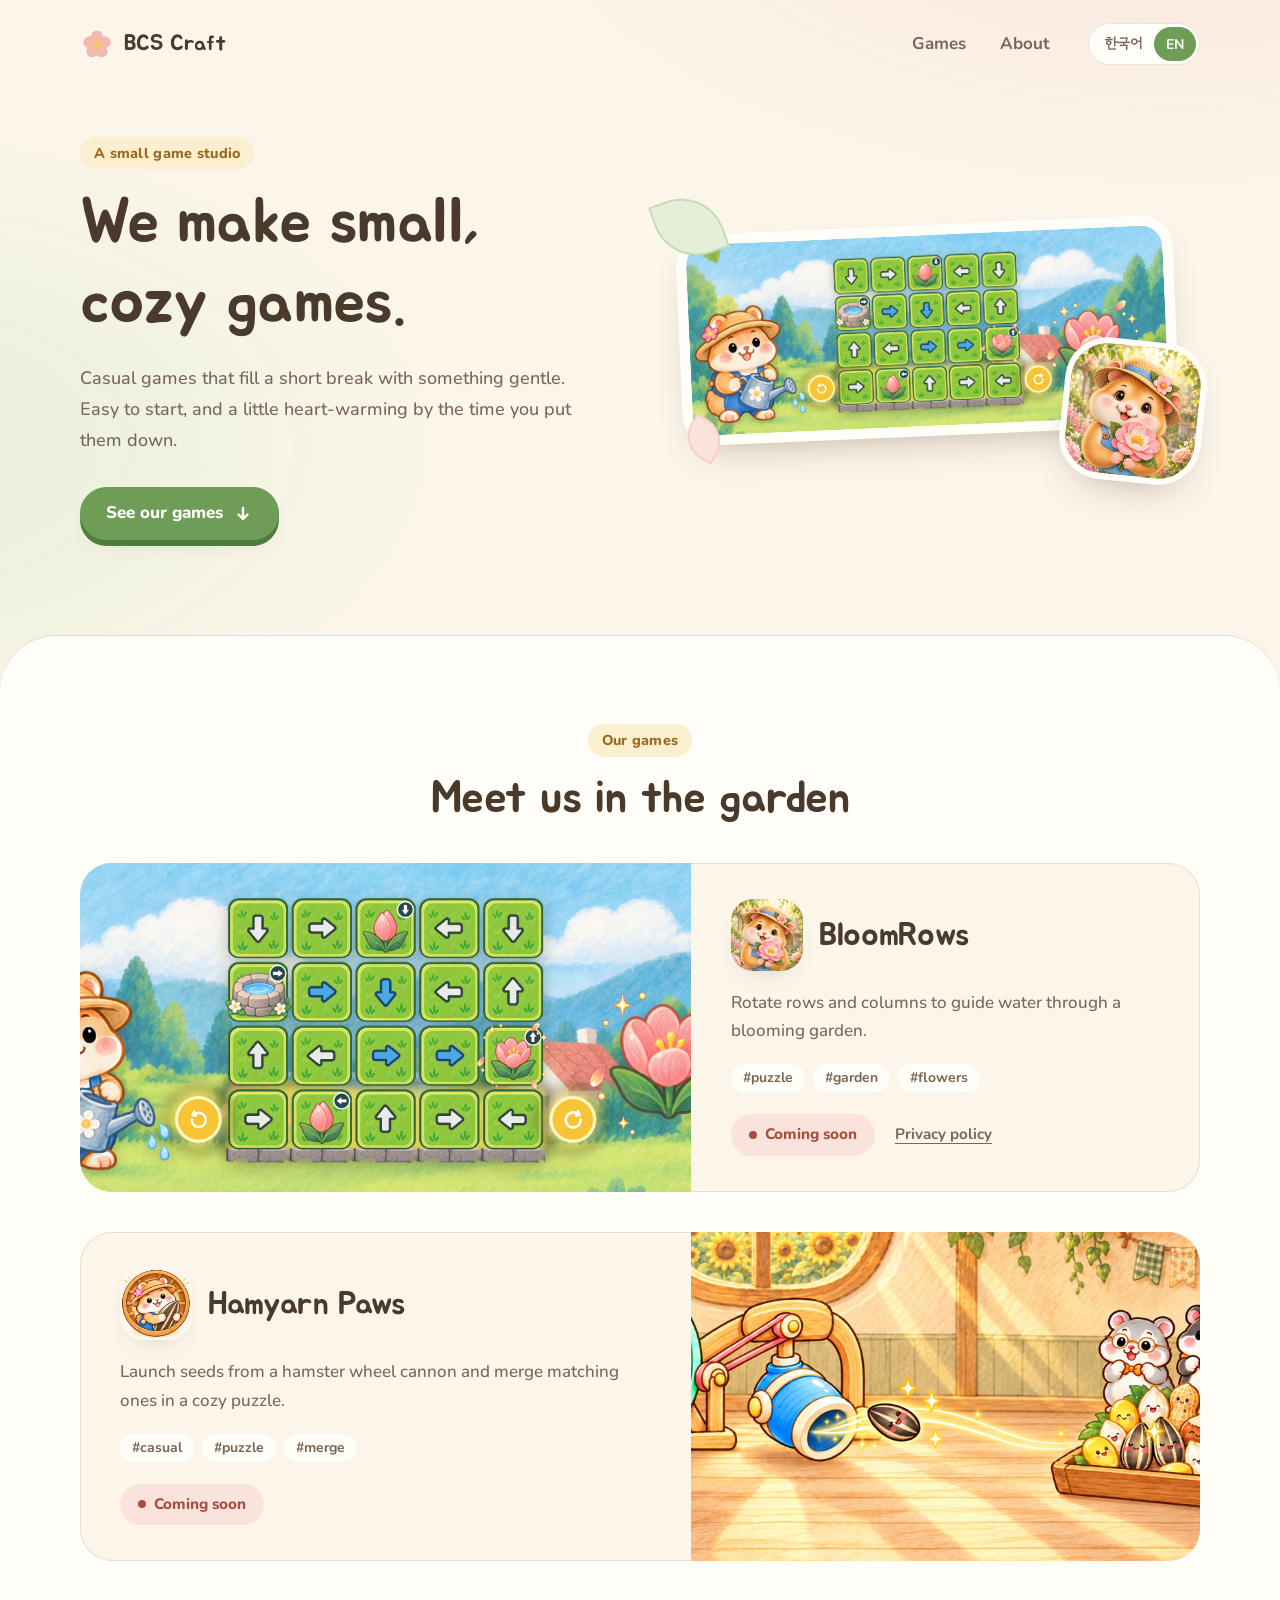
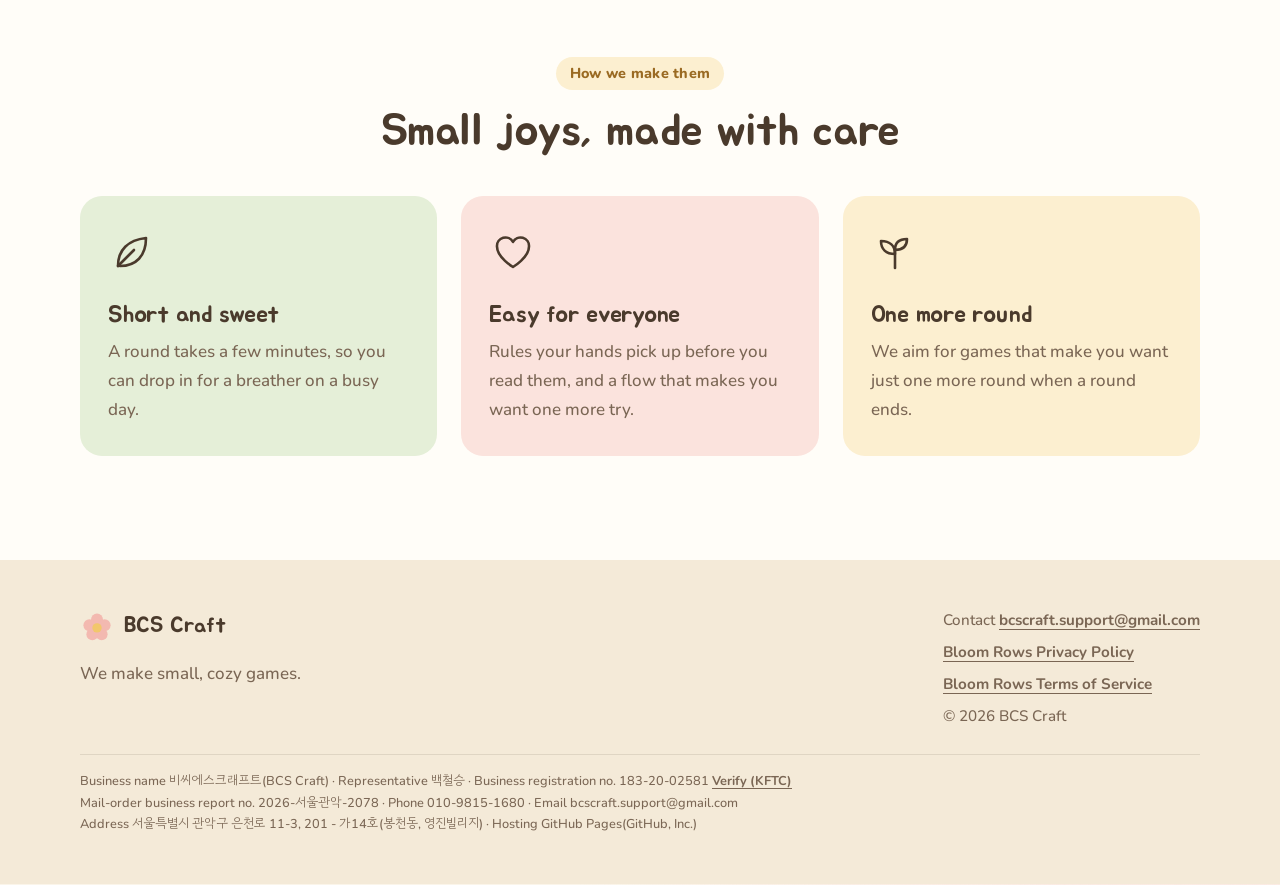
<file: index.html>
<!doctype html>
<html lang="ko">
  <head>
    <meta charset="utf-8">
    <meta name="viewport" content="width=device-width, initial-scale=1">
    <meta name="theme-color" content="#fbf5ea">
    <meta name="description" content="BCS Craft는 잠깐 쉬어 가는 시간을 포근하게 채워 주는 캐주얼 게임을 만듭니다.">
    <meta property="og:type" content="website">
    <meta property="og:site_name" content="BCS Craft">
    <meta property="og:title" content="BCS Craft — Cozy Games">
    <meta property="og:description" content="잠깐 쉬어 가는 시간을 포근하게 채워 주는 작은 게임들.">
    <meta property="og:url" content="https://baegagopa.github.io/crosspromo/">
    <meta property="og:image" content="https://baegagopa.github.io/crosspromo/assets/bloomrows-banner.png">
    <meta property="og:locale" content="ko_KR">
    <meta name="twitter:card" content="summary_large_image">
    <link rel="canonical" href="https://baegagopa.github.io/crosspromo/">
    <link rel="stylesheet" href="./assets/fonts/fonts.css">
    <link rel="preload" href="./config/crosspromo.json" as="fetch" crossorigin="anonymous">
    <link rel="stylesheet" href="./assets/site.css">
    <title>BCS Craft — Cozy Games</title>
    <script src="./assets/site.js" defer></script>
  </head>
  <body>
    <a class="skip-link" href="#main-content" data-copy="aria.skip">본문으로 바로가기</a>

    <header class="site-header page-width">
      <a class="brand" href="./" aria-label="BCS Craft 홈" data-aria-copy="aria.home">
        <svg class="brand__mark" viewBox="0 0 40 40" aria-hidden="true">
          <circle cx="20" cy="11" r="7"/><circle cx="29" cy="18" r="7"/><circle cx="25.5" cy="28.5" r="7"/>
          <circle cx="14.5" cy="28.5" r="7"/><circle cx="11" cy="18" r="7"/><circle class="brand__core" cx="20" cy="21" r="5.5"/>
        </svg>
        <span class="brand__name">BCS Craft</span>
      </a>

      <nav class="site-nav" aria-label="주요 메뉴" data-aria-copy="aria.navigation">
        <a href="#games" data-copy="nav.games">게임</a>
        <a href="#about" data-copy="nav.about">소개</a>
      </nav>

      <div class="language-switch" role="group" aria-label="언어 선택" data-aria-copy="aria.language">
        <button type="button" data-language="ko" aria-pressed="true">한국어</button>
        <button type="button" data-language="en" aria-pressed="false">EN</button>
      </div>
    </header>

    <main id="main-content">
      <section class="hero page-width" aria-labelledby="hero-title">
        <div class="hero__copy">
          <p class="eyebrow" data-copy="hero.eyebrow">작은 게임 스튜디오</p>
          <h1 id="hero-title" data-copy="hero.title">작고 포근한 게임을 만듭니다.</h1>
          <p class="hero__lead" data-copy="hero.lead">잠깐 쉬어 가는 시간을 기분 좋게 채워 주는 캐주얼 게임. 누구나 바로 시작하고, 끝나면 마음이 조금 말랑해지는 게임을 꿈꿉니다.</p>
          <a class="button" href="#games">
            <span data-copy="hero.action">게임 보러 가기</span>
            <svg viewBox="0 0 20 20" aria-hidden="true"><path d="M10 4v11m0 0-4.5-4.5M10 15l4.5-4.5"/></svg>
          </a>
        </div>

        <figure class="hero__art" aria-hidden="true">
          <div class="hero__frame">
            <img src="./assets/bloomrows-banner.png" alt="" width="1200" height="480" fetchpriority="high">
          </div>
          <img class="hero__sticker" src="./assets/bloomrows-icon.png" alt="" width="512" height="512">
          <span class="hero__leaf hero__leaf--one"></span>
          <span class="hero__leaf hero__leaf--two"></span>
        </figure>
      </section>

      <section id="games" class="games" aria-labelledby="games-title">
        <div class="page-width">
          <div class="section-heading">
            <p class="eyebrow" data-copy="games.eyebrow">우리 게임</p>
            <h2 id="games-title" data-copy="games.title">정원에서 만나요</h2>
          </div>

          <div id="game-list" class="game-list" aria-busy="true">
            <div class="game-card game-card--loading" aria-hidden="true"></div>
          </div>

          <noscript>
            <p class="feed-error">게임 목록을 보려면 JavaScript를 켜 주세요.</p>
          </noscript>
        </div>
      </section>

      <section id="about" class="about" aria-labelledby="about-title">
        <div class="page-width">
          <div class="section-heading">
            <p class="eyebrow" data-copy="about.eyebrow">이렇게 만들어요</p>
            <h2 id="about-title" data-copy="about.title">작은 즐거움을 정성껏</h2>
          </div>
          <ul class="value-list">
            <li class="value-card value-card--leaf">
              <svg viewBox="0 0 48 48" aria-hidden="true"><path d="M10 38c0-16 10-26 28-28 0 18-10 28-26 28"/><path d="M10 38 26 22"/></svg>
              <h3 data-copy="about.short.title">짧게, 기분 좋게</h3>
              <p data-copy="about.short.body">몇 분이면 한 판. 바쁜 하루 사이에 잠깐 들러 쉬어 갈 수 있게 만듭니다.</p>
            </li>
            <li class="value-card value-card--heart">
              <svg viewBox="0 0 48 48" aria-hidden="true"><path d="M24 39S8 29.5 8 18.5A8.5 8.5 0 0 1 24 14a8.5 8.5 0 0 1 16 4.5C40 29.5 24 39 24 39Z"/></svg>
              <h3 data-copy="about.easy.title">누구나 쉽게</h3>
              <p data-copy="about.easy.body">긴 설명 없이도 손이 먼저 알아채는 규칙, 실패해도 다시 하고 싶어지는 흐름을 고민합니다.</p>
            </li>
            <li class="value-card value-card--sprout">
              <svg viewBox="0 0 48 48" aria-hidden="true"><path d="M24 40V22"/><path d="M24 26c-9 0-14-5-14-13 9 0 14 5 14 13Z"/><path d="M24 22c0-7 4-11 12-11 0 7-4 11-12 11Z"/></svg>
              <h3 data-copy="about.care.title">한 번만 더</h3>
              <p data-copy="about.care.body">한 판이 끝나면 「한 번만 더」 하고 싶어지는 게임을 목표로 합니다.</p>
            </li>
          </ul>
        </div>
      </section>
    </main>

    <footer class="site-footer">
      <div class="page-width site-footer__inner">
        <div>
          <p class="brand brand--footer">
            <svg class="brand__mark" viewBox="0 0 40 40" aria-hidden="true">
              <circle cx="20" cy="11" r="7"/><circle cx="29" cy="18" r="7"/><circle cx="25.5" cy="28.5" r="7"/>
              <circle cx="14.5" cy="28.5" r="7"/><circle cx="11" cy="18" r="7"/><circle class="brand__core" cx="20" cy="21" r="5.5"/>
            </svg>
            <span class="brand__name">BCS Craft</span>
          </p>
          <p class="site-footer__tagline" data-copy="footer.tagline">작고 포근한 게임을 만듭니다.</p>
        </div>
        <ul class="site-footer__links">
          <li><span data-copy="footer.contact">문의</span> <a href="mailto:bcscraft.support@gmail.com">bcscraft.support@gmail.com</a></li>
          <li><a href="./bloomrows/privacy.html" data-copy="footer.privacy">Bloom Rows 개인정보처리방침</a></li>
          <li><a href="./bloomrows/terms.html" data-copy="footer.terms">Bloom Rows 이용약관</a></li>
          <li>© <span id="current-year">2026</span> BCS Craft</li>
        </ul>
        <div class="site-footer__biz">
          <p><span data-copy="footer.bizName">상호</span> 비씨에스크래프트(BCS Craft) · <span data-copy="footer.bizOwner">대표</span> 백철승 · <span data-copy="footer.bizNo">사업자등록번호</span> 183-20-02581 <a href="https://www.ftc.go.kr/bizCommPop.do?wrkr_no=1832002581" target="_blank" rel="noopener" data-copy="footer.bizCheck">사업자정보 확인</a></p>
          <p><span data-copy="footer.bizMail">통신판매업 신고</span> 2026-서울관악-2078 · <span data-copy="footer.bizTel">전화</span> 010-9815-1680 · <span data-copy="footer.bizEmail">이메일</span> bcscraft.support@gmail.com</p>
          <p><span data-copy="footer.bizAddr">주소</span> 서울특별시 관악구 은천로 11-3, 201 - 가14호(봉천동, 영진빌리지) · <span data-copy="footer.bizHost">호스팅</span> GitHub Pages(GitHub, Inc.)</p>
        </div>
      </div>
    </footer>

    <p id="page-status" class="visually-hidden" role="status" aria-live="polite"></p>
  </body>
</html>
</file>
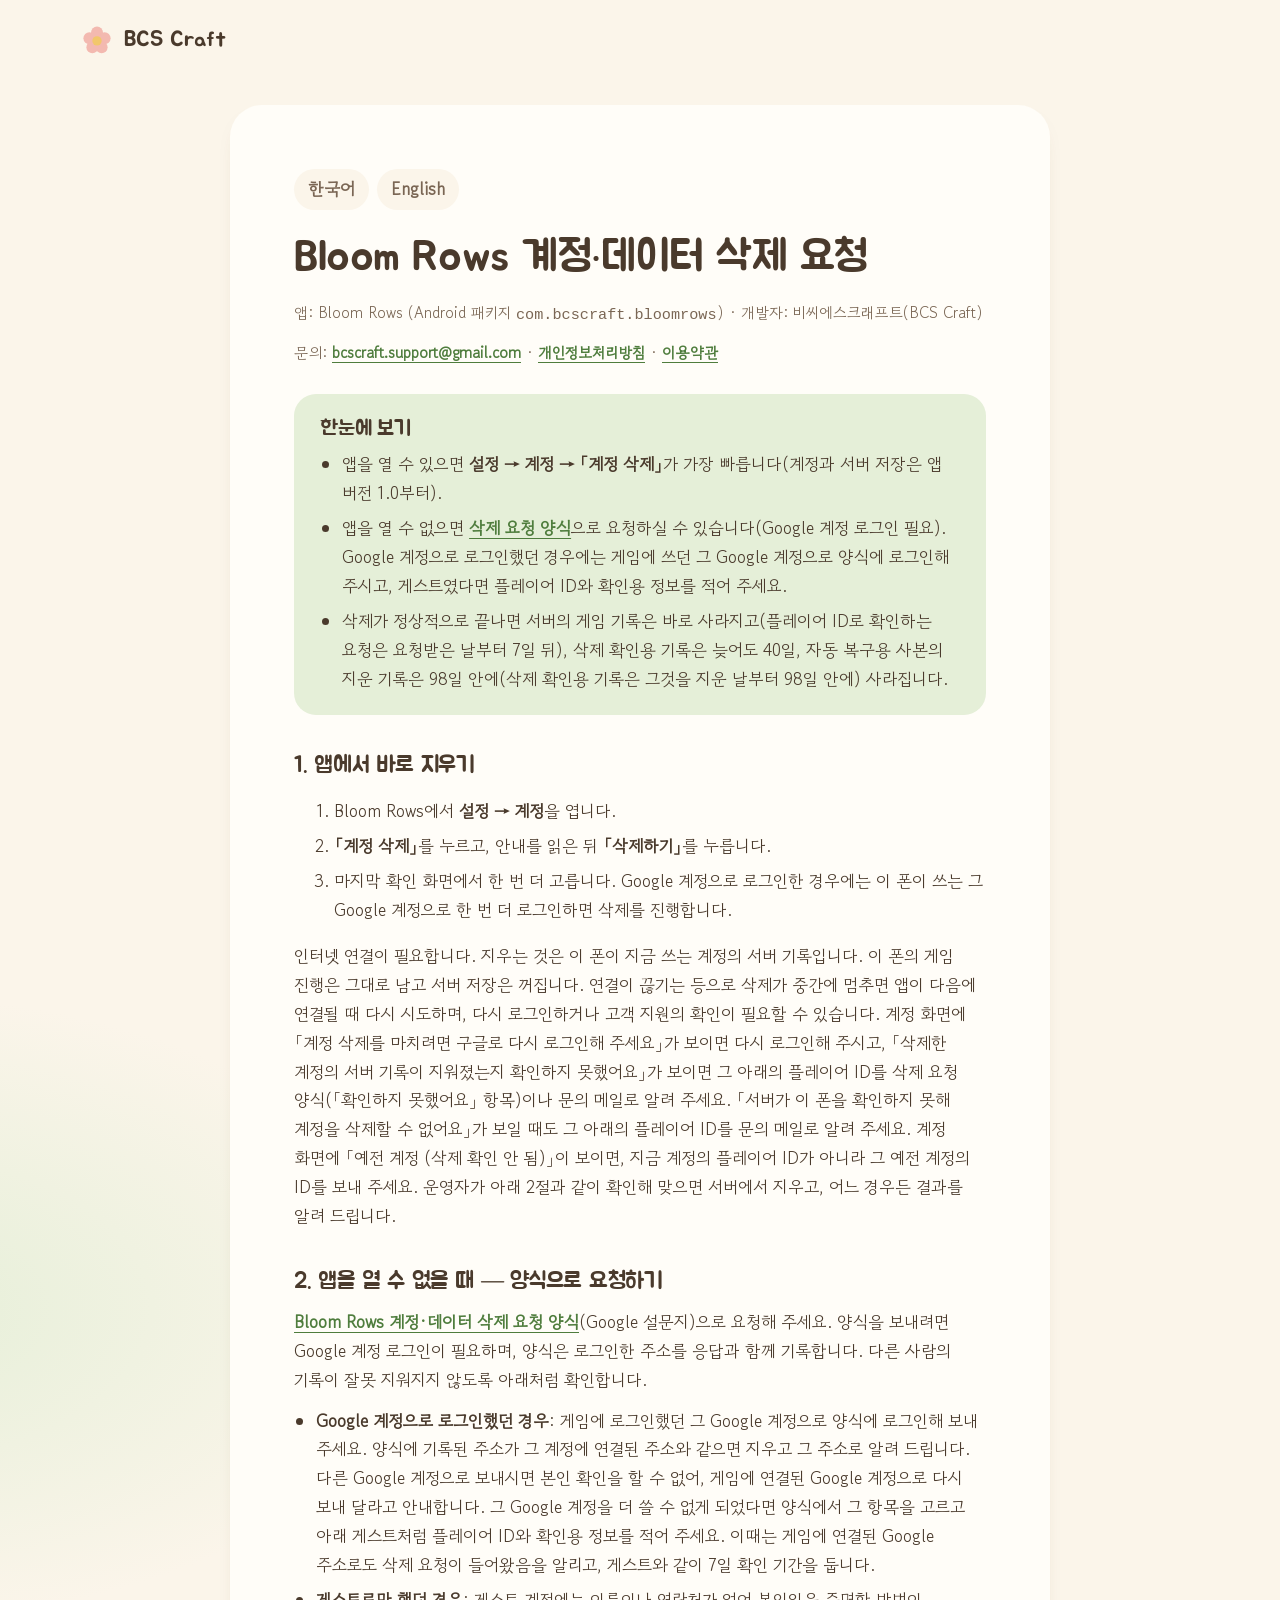
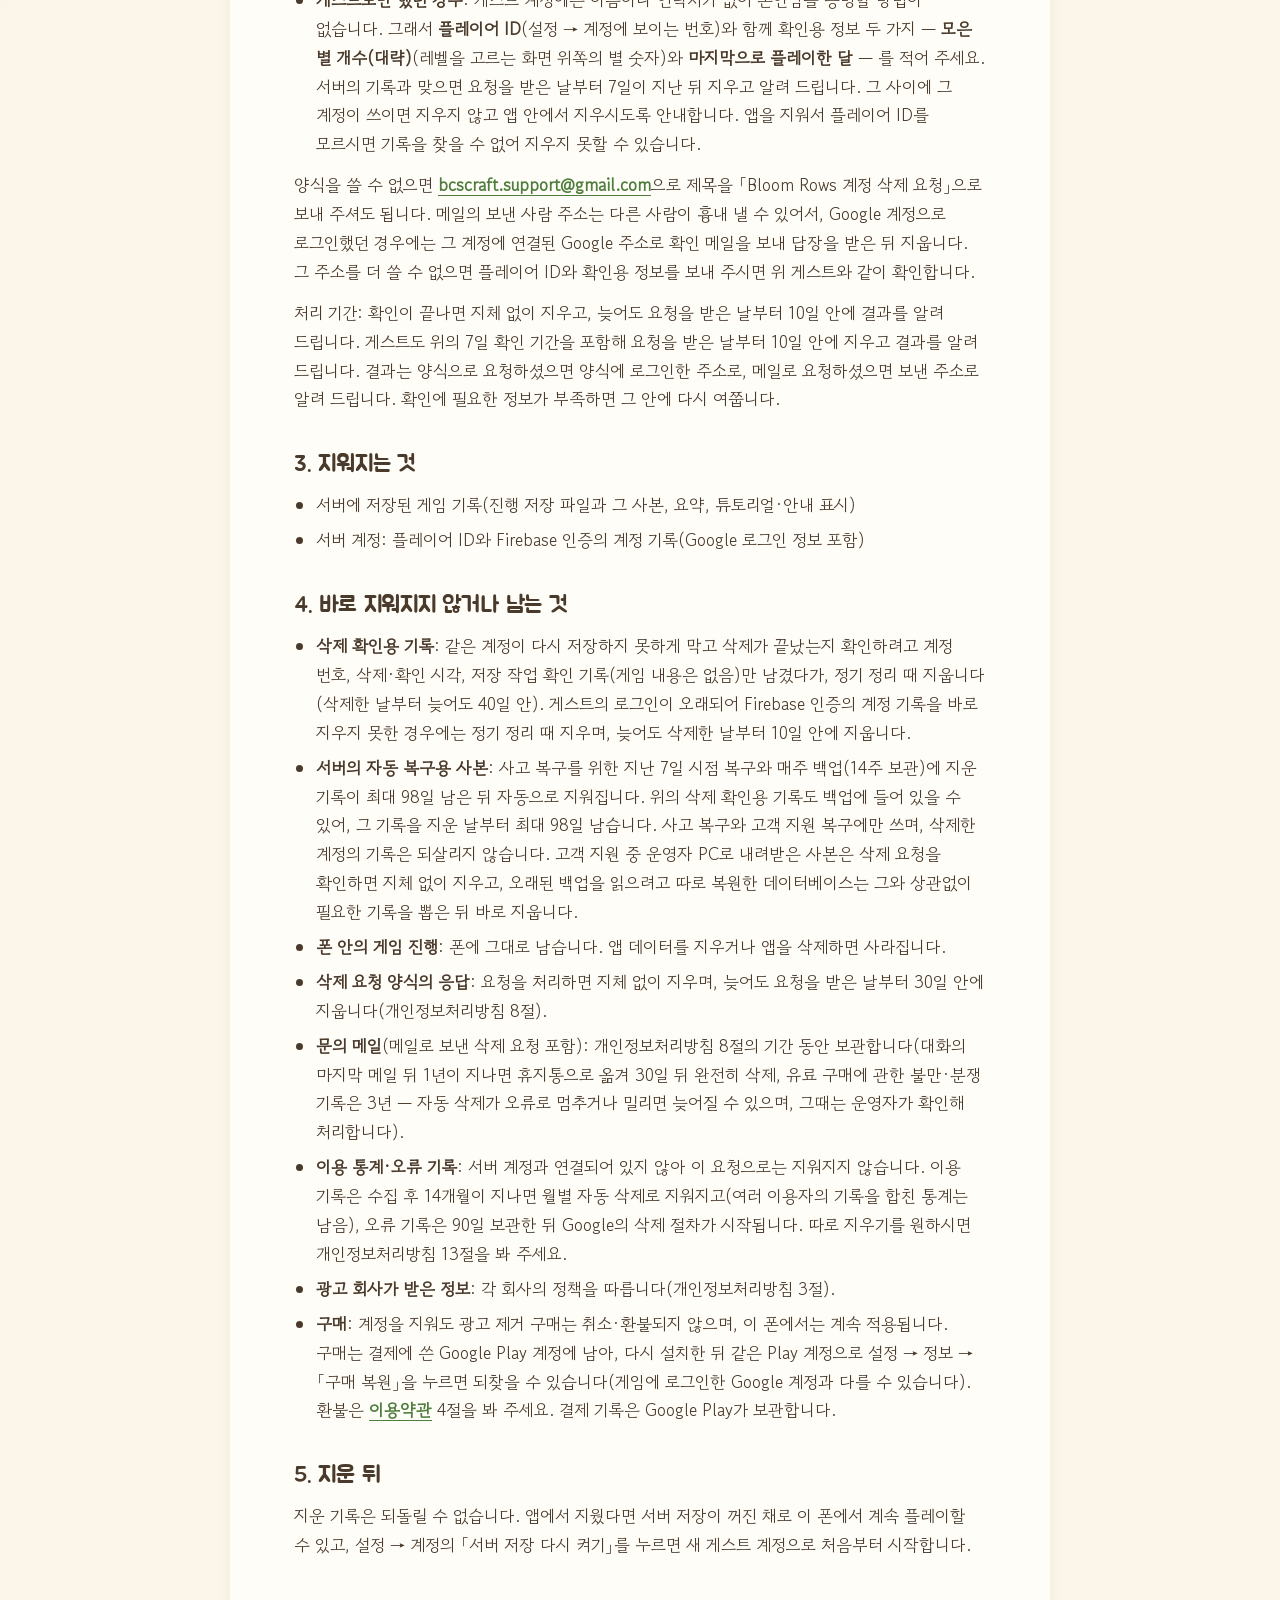
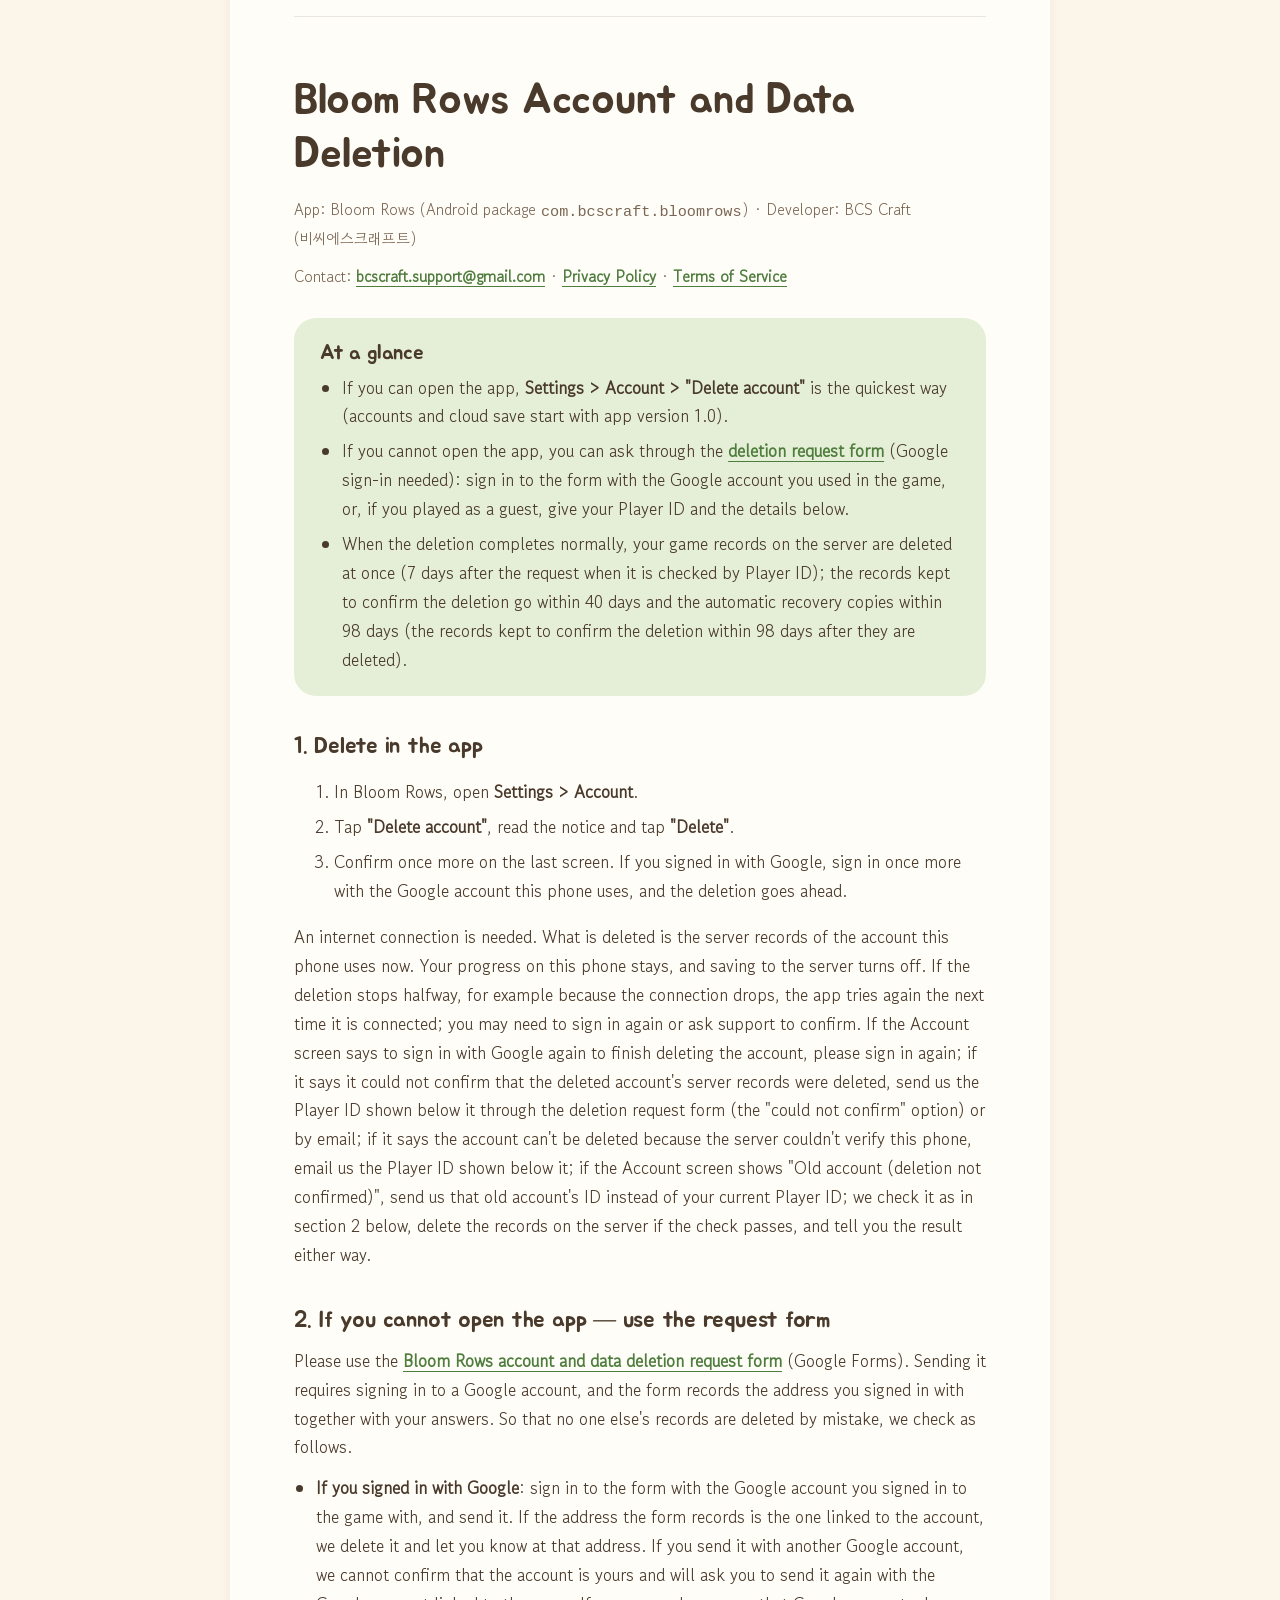
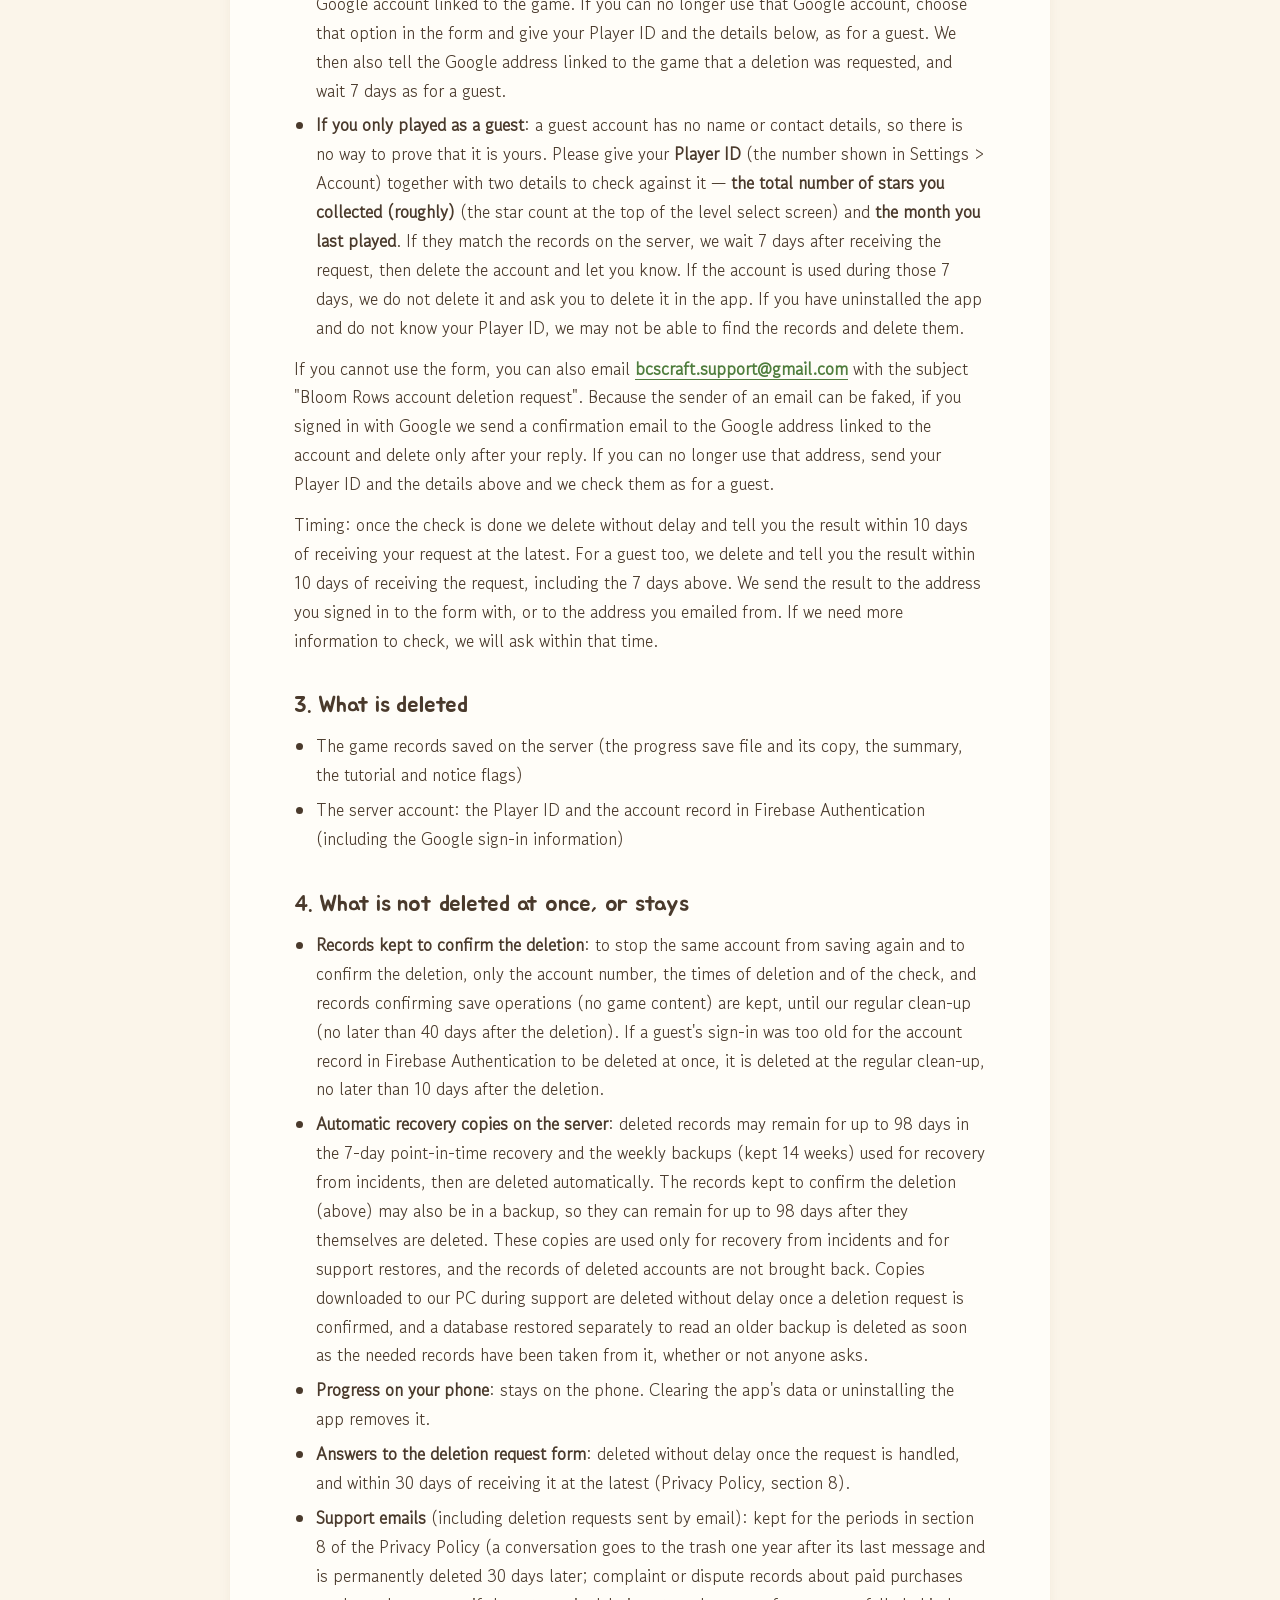
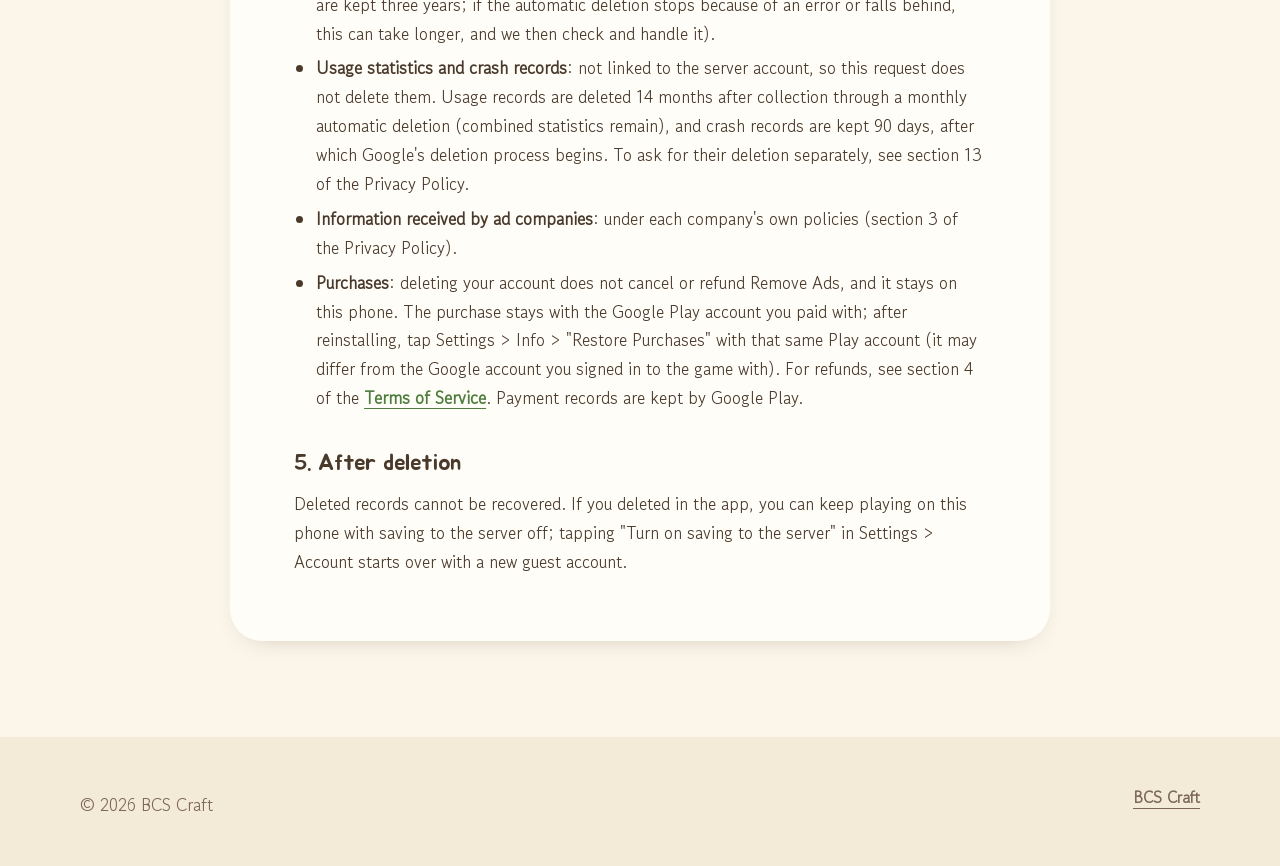
<file: bloomrows/delete.html>
<!doctype html>
<html lang="ko">
  <head>
    <meta charset="utf-8">
    <meta name="viewport" content="width=device-width, initial-scale=1">
    <meta name="theme-color" content="#fbf5ea">
    <meta name="description" content="Bloom Rows 계정·데이터 삭제 요청 / Account and data deletion">
    <link rel="canonical" href="https://baegagopa.github.io/crosspromo/bloomrows/delete.html">
    <link rel="stylesheet" href="../assets/fonts/fonts.css">
    <link rel="stylesheet" href="../assets/site.css">
    <title>Bloom Rows 계정·데이터 삭제 · Account deletion</title>
  </head>
  <body>
    <header class="site-header page-width">
      <a class="brand" href="../" aria-label="BCS Craft">
        <svg class="brand__mark" viewBox="0 0 40 40" aria-hidden="true">
          <circle cx="20" cy="11" r="7"/><circle cx="29" cy="18" r="7"/><circle cx="25.5" cy="28.5" r="7"/>
          <circle cx="14.5" cy="28.5" r="7"/><circle cx="11" cy="18" r="7"/><circle class="brand__core" cx="20" cy="21" r="5.5"/>
        </svg>
        <span class="brand__name">BCS Craft</span>
      </a>
    </header>

    <main class="doc page-width">
      <article class="doc__card" id="ko" lang="ko">
        <nav class="doc__langs" aria-label="언어 / Language">
          <a href="#ko">한국어</a>
          <a href="#en">English</a>
        </nav>

        <h1>Bloom Rows 계정·데이터 삭제 요청</h1>
        <div class="doc__meta">
          <p>앱: Bloom Rows (Android 패키지 <code>com.bcscraft.bloomrows</code>) · 개발자: 비씨에스크래프트(BCS Craft)</p>
          <p>문의: <a href="mailto:bcscraft.support@gmail.com">bcscraft.support@gmail.com</a> · <a href="./privacy.html">개인정보처리방침</a> · <a href="./terms.html">이용약관</a></p>
        </div>

        <section class="doc__summary">
          <h2>한눈에 보기</h2>
          <ul>
            <li>앱을 열 수 있으면 <strong>설정 → 계정 → 「계정 삭제」</strong>가 가장 빠릅니다(계정과 서버 저장은 앱 버전 1.0부터).</li>
            <li>앱을 열 수 없으면 <a href="https://forms.gle/qdGPKEi94m3aTLiu6">삭제 요청 양식</a>으로 요청하실 수 있습니다(Google 계정 로그인 필요). Google 계정으로 로그인했던 경우에는 게임에 쓰던 그 Google 계정으로 양식에 로그인해 주시고, 게스트였다면 플레이어 ID와 확인용 정보를 적어 주세요.</li>
            <li>삭제가 정상적으로 끝나면 서버의 게임 기록은 바로 사라지고(플레이어 ID로 확인하는 요청은 요청받은 날부터 7일 뒤), 삭제 확인용 기록은 늦어도 40일, 자동 복구용 사본의 지운 기록은 98일 안에(삭제 확인용 기록은 그것을 지운 날부터 98일 안에) 사라집니다.</li>
          </ul>
        </section>

        <h2>1. 앱에서 바로 지우기</h2>
        <ol>
          <li>Bloom Rows에서 <strong>설정 → 계정</strong>을 엽니다.</li>
          <li><strong>「계정 삭제」</strong>를 누르고, 안내를 읽은 뒤 <strong>「삭제하기」</strong>를 누릅니다.</li>
          <li>마지막 확인 화면에서 한 번 더 고릅니다. Google 계정으로 로그인한 경우에는 이 폰이 쓰는 그 Google 계정으로 한 번 더 로그인하면 삭제를 진행합니다.</li>
        </ol>
        <p>인터넷 연결이 필요합니다. 지우는 것은 이 폰이 지금 쓰는 계정의 서버 기록입니다. 이 폰의 게임 진행은 그대로 남고 서버 저장은 꺼집니다. 연결이 끊기는 등으로 삭제가 중간에 멈추면 앱이 다음에 연결될 때 다시 시도하며, 다시 로그인하거나 고객 지원의 확인이 필요할 수 있습니다. 계정 화면에 「계정 삭제를 마치려면 구글로 다시 로그인해 주세요」가 보이면 다시 로그인해 주시고, 「삭제한 계정의 서버 기록이 지워졌는지 확인하지 못했어요」가 보이면 그 아래의 플레이어 ID를 삭제 요청 양식(「확인하지 못했어요」 항목)이나 문의 메일로 알려 주세요. 「서버가 이 폰을 확인하지 못해 계정을 삭제할 수 없어요」가 보일 때도 그 아래의 플레이어 ID를 문의 메일로 알려 주세요. 계정 화면에 「예전 계정 (삭제 확인 안 됨)」이 보이면, 지금 계정의 플레이어 ID가 아니라 그 예전 계정의 ID를 보내 주세요. 운영자가 아래 2절과 같이 확인해 맞으면 서버에서 지우고, 어느 경우든 결과를 알려 드립니다.</p>

        <h2>2. 앱을 열 수 없을 때 — 양식으로 요청하기</h2>
        <p><a href="https://forms.gle/qdGPKEi94m3aTLiu6">Bloom Rows 계정·데이터 삭제 요청 양식</a>(Google 설문지)으로 요청해 주세요. 양식을 보내려면 Google 계정 로그인이 필요하며, 양식은 로그인한 주소를 응답과 함께 기록합니다. 다른 사람의 기록이 잘못 지워지지 않도록 아래처럼 확인합니다.</p>
        <ul>
          <li><strong>Google 계정으로 로그인했던 경우</strong>: 게임에 로그인했던 그 Google 계정으로 양식에 로그인해 보내 주세요. 양식에 기록된 주소가 그 계정에 연결된 주소와 같으면 지우고 그 주소로 알려 드립니다. 다른 Google 계정으로 보내시면 본인 확인을 할 수 없어, 게임에 연결된 Google 계정으로 다시 보내 달라고 안내합니다. 그 Google 계정을 더 쓸 수 없게 되었다면 양식에서 그 항목을 고르고 아래 게스트처럼 플레이어 ID와 확인용 정보를 적어 주세요. 이때는 게임에 연결된 Google 주소로도 삭제 요청이 들어왔음을 알리고, 게스트와 같이 7일 확인 기간을 둡니다.</li>
          <li><strong>게스트로만 했던 경우</strong>: 게스트 계정에는 이름이나 연락처가 없어 본인임을 증명할 방법이 없습니다. 그래서 <strong>플레이어 ID</strong>(설정 → 계정에 보이는 번호)와 함께 확인용 정보 두 가지 — <strong>모은 별 개수(대략)</strong>(레벨을 고르는 화면 위쪽의 별 숫자)와 <strong>마지막으로 플레이한 달</strong> — 를 적어 주세요. 서버의 기록과 맞으면 요청을 받은 날부터 7일이 지난 뒤 지우고 알려 드립니다. 그 사이에 그 계정이 쓰이면 지우지 않고 앱 안에서 지우시도록 안내합니다. 앱을 지워서 플레이어 ID를 모르시면 기록을 찾을 수 없어 지우지 못할 수 있습니다.</li>
        </ul>
        <p>양식을 쓸 수 없으면 <a href="mailto:bcscraft.support@gmail.com?subject=Bloom%20Rows%20%EA%B3%84%EC%A0%95%20%EC%82%AD%EC%A0%9C%20%EC%9A%94%EC%B2%AD">bcscraft.support@gmail.com</a>으로 제목을 「Bloom Rows 계정 삭제 요청」으로 보내 주셔도 됩니다. 메일의 보낸 사람 주소는 다른 사람이 흉내 낼 수 있어서, Google 계정으로 로그인했던 경우에는 그 계정에 연결된 Google 주소로 확인 메일을 보내 답장을 받은 뒤 지웁니다. 그 주소를 더 쓸 수 없으면 플레이어 ID와 확인용 정보를 보내 주시면 위 게스트와 같이 확인합니다.</p>
        <p>처리 기간: 확인이 끝나면 지체 없이 지우고, 늦어도 요청을 받은 날부터 10일 안에 결과를 알려 드립니다. 게스트도 위의 7일 확인 기간을 포함해 요청을 받은 날부터 10일 안에 지우고 결과를 알려 드립니다. 결과는 양식으로 요청하셨으면 양식에 로그인한 주소로, 메일로 요청하셨으면 보낸 주소로 알려 드립니다. 확인에 필요한 정보가 부족하면 그 안에 다시 여쭙니다.</p>

        <h2>3. 지워지는 것</h2>
        <ul>
          <li>서버에 저장된 게임 기록(진행 저장 파일과 그 사본, 요약, 튜토리얼·안내 표시)</li>
          <li>서버 계정: 플레이어 ID와 Firebase 인증의 계정 기록(Google 로그인 정보 포함)</li>
        </ul>

        <h2>4. 바로 지워지지 않거나 남는 것</h2>
        <ul>
          <li><strong>삭제 확인용 기록</strong>: 같은 계정이 다시 저장하지 못하게 막고 삭제가 끝났는지 확인하려고 계정 번호, 삭제·확인 시각, 저장 작업 확인 기록(게임 내용은 없음)만 남겼다가, 정기 정리 때 지웁니다(삭제한 날부터 늦어도 40일 안). 게스트의 로그인이 오래되어 Firebase 인증의 계정 기록을 바로 지우지 못한 경우에는 정기 정리 때 지우며, 늦어도 삭제한 날부터 10일 안에 지웁니다.</li>
          <li><strong>서버의 자동 복구용 사본</strong>: 사고 복구를 위한 지난 7일 시점 복구와 매주 백업(14주 보관)에 지운 기록이 최대 98일 남은 뒤 자동으로 지워집니다. 위의 삭제 확인용 기록도 백업에 들어 있을 수 있어, 그 기록을 지운 날부터 최대 98일 남습니다. 사고 복구와 고객 지원 복구에만 쓰며, 삭제한 계정의 기록은 되살리지 않습니다. 고객 지원 중 운영자 PC로 내려받은 사본은 삭제 요청을 확인하면 지체 없이 지우고, 오래된 백업을 읽으려고 따로 복원한 데이터베이스는 그와 상관없이 필요한 기록을 뽑은 뒤 바로 지웁니다.</li>
          <li><strong>폰 안의 게임 진행</strong>: 폰에 그대로 남습니다. 앱 데이터를 지우거나 앱을 삭제하면 사라집니다.</li>
          <li><strong>삭제 요청 양식의 응답</strong>: 요청을 처리하면 지체 없이 지우며, 늦어도 요청을 받은 날부터 30일 안에 지웁니다(개인정보처리방침 8절).</li>
          <li><strong>문의 메일</strong>(메일로 보낸 삭제 요청 포함): 개인정보처리방침 8절의 기간 동안 보관합니다(대화의 마지막 메일 뒤 1년이 지나면 휴지통으로 옮겨 30일 뒤 완전히 삭제, 유료 구매에 관한 불만·분쟁 기록은 3년 — 자동 삭제가 오류로 멈추거나 밀리면 늦어질 수 있으며, 그때는 운영자가 확인해 처리합니다).</li>
          <li><strong>이용 통계·오류 기록</strong>: 서버 계정과 연결되어 있지 않아 이 요청으로는 지워지지 않습니다. 이용 기록은 수집 후 14개월이 지나면 월별 자동 삭제로 지워지고(여러 이용자의 기록을 합친 통계는 남음), 오류 기록은 90일 보관한 뒤 Google의 삭제 절차가 시작됩니다. 따로 지우기를 원하시면 개인정보처리방침 13절을 봐 주세요.</li>
          <li><strong>광고 회사가 받은 정보</strong>: 각 회사의 정책을 따릅니다(개인정보처리방침 3절).</li>
          <li><strong>구매</strong>: 계정을 지워도 광고 제거 구매는 취소·환불되지 않으며, 이 폰에서는 계속 적용됩니다. 구매는 결제에 쓴 Google Play 계정에 남아, 다시 설치한 뒤 같은 Play 계정으로 설정 → 정보 → 「구매 복원」을 누르면 되찾을 수 있습니다(게임에 로그인한 Google 계정과 다를 수 있습니다). 환불은 <a href="./terms.html">이용약관</a> 4절을 봐 주세요. 결제 기록은 Google Play가 보관합니다.</li>
        </ul>

        <h2>5. 지운 뒤</h2>
        <p>지운 기록은 되돌릴 수 없습니다. 앱에서 지웠다면 서버 저장이 꺼진 채로 이 폰에서 계속 플레이할 수 있고, 설정 → 계정의 「서버 저장 다시 켜기」를 누르면 새 게스트 계정으로 처음부터 시작합니다.</p>

        <hr class="doc__divider">

        <section id="en" lang="en">
          <h1>Bloom Rows Account and Data Deletion</h1>
          <div class="doc__meta">
            <p>App: Bloom Rows (Android package <code>com.bcscraft.bloomrows</code>) · Developer: BCS Craft (비씨에스크래프트)</p>
            <p>Contact: <a href="mailto:bcscraft.support@gmail.com">bcscraft.support@gmail.com</a> · <a href="./privacy.html#en">Privacy Policy</a> · <a href="./terms.html#en">Terms of Service</a></p>
          </div>

          <section class="doc__summary">
            <h2>At a glance</h2>
            <ul>
              <li>If you can open the app, <strong>Settings &gt; Account &gt; "Delete account"</strong> is the quickest way (accounts and cloud save start with app version 1.0).</li>
              <li>If you cannot open the app, you can ask through the <a href="https://forms.gle/qdGPKEi94m3aTLiu6">deletion request form</a> (Google sign-in needed): sign in to the form with the Google account you used in the game, or, if you played as a guest, give your Player ID and the details below.</li>
              <li>When the deletion completes normally, your game records on the server are deleted at once (7 days after the request when it is checked by Player ID); the records kept to confirm the deletion go within 40 days and the automatic recovery copies within 98 days (the records kept to confirm the deletion within 98 days after they are deleted).</li>
            </ul>
          </section>

          <h2>1. Delete in the app</h2>
          <ol>
            <li>In Bloom Rows, open <strong>Settings &gt; Account</strong>.</li>
            <li>Tap <strong>"Delete account"</strong>, read the notice and tap <strong>"Delete"</strong>.</li>
            <li>Confirm once more on the last screen. If you signed in with Google, sign in once more with the Google account this phone uses, and the deletion goes ahead.</li>
          </ol>
          <p>An internet connection is needed. What is deleted is the server records of the account this phone uses now. Your progress on this phone stays, and saving to the server turns off. If the deletion stops halfway, for example because the connection drops, the app tries again the next time it is connected; you may need to sign in again or ask support to confirm. If the Account screen says to sign in with Google again to finish deleting the account, please sign in again; if it says it could not confirm that the deleted account's server records were deleted, send us the Player ID shown below it through the deletion request form (the "could not confirm" option) or by email; if it says the account can't be deleted because the server couldn't verify this phone, email us the Player ID shown below it; if the Account screen shows "Old account (deletion not confirmed)", send us that old account's ID instead of your current Player ID; we check it as in section 2 below, delete the records on the server if the check passes, and tell you the result either way.</p>

          <h2>2. If you cannot open the app — use the request form</h2>
          <p>Please use the <a href="https://forms.gle/qdGPKEi94m3aTLiu6">Bloom Rows account and data deletion request form</a> (Google Forms). Sending it requires signing in to a Google account, and the form records the address you signed in with together with your answers. So that no one else's records are deleted by mistake, we check as follows.</p>
          <ul>
            <li><strong>If you signed in with Google</strong>: sign in to the form with the Google account you signed in to the game with, and send it. If the address the form records is the one linked to the account, we delete it and let you know at that address. If you send it with another Google account, we cannot confirm that the account is yours and will ask you to send it again with the Google account linked to the game. If you can no longer use that Google account, choose that option in the form and give your Player ID and the details below, as for a guest. We then also tell the Google address linked to the game that a deletion was requested, and wait 7 days as for a guest.</li>
            <li><strong>If you only played as a guest</strong>: a guest account has no name or contact details, so there is no way to prove that it is yours. Please give your <strong>Player ID</strong> (the number shown in Settings &gt; Account) together with two details to check against it — <strong>the total number of stars you collected (roughly)</strong> (the star count at the top of the level select screen) and <strong>the month you last played</strong>. If they match the records on the server, we wait 7 days after receiving the request, then delete the account and let you know. If the account is used during those 7 days, we do not delete it and ask you to delete it in the app. If you have uninstalled the app and do not know your Player ID, we may not be able to find the records and delete them.</li>
          </ul>
          <p>If you cannot use the form, you can also email <a href="mailto:bcscraft.support@gmail.com?subject=Bloom%20Rows%20account%20deletion%20request">bcscraft.support@gmail.com</a> with the subject "Bloom Rows account deletion request". Because the sender of an email can be faked, if you signed in with Google we send a confirmation email to the Google address linked to the account and delete only after your reply. If you can no longer use that address, send your Player ID and the details above and we check them as for a guest.</p>
          <p>Timing: once the check is done we delete without delay and tell you the result within 10 days of receiving your request at the latest. For a guest too, we delete and tell you the result within 10 days of receiving the request, including the 7 days above. We send the result to the address you signed in to the form with, or to the address you emailed from. If we need more information to check, we will ask within that time.</p>

          <h2>3. What is deleted</h2>
          <ul>
            <li>The game records saved on the server (the progress save file and its copy, the summary, the tutorial and notice flags)</li>
            <li>The server account: the Player ID and the account record in Firebase Authentication (including the Google sign-in information)</li>
          </ul>

          <h2>4. What is not deleted at once, or stays</h2>
          <ul>
            <li><strong>Records kept to confirm the deletion</strong>: to stop the same account from saving again and to confirm the deletion, only the account number, the times of deletion and of the check, and records confirming save operations (no game content) are kept, until our regular clean-up (no later than 40 days after the deletion). If a guest's sign-in was too old for the account record in Firebase Authentication to be deleted at once, it is deleted at the regular clean-up, no later than 10 days after the deletion.</li>
            <li><strong>Automatic recovery copies on the server</strong>: deleted records may remain for up to 98 days in the 7-day point-in-time recovery and the weekly backups (kept 14 weeks) used for recovery from incidents, then are deleted automatically. The records kept to confirm the deletion (above) may also be in a backup, so they can remain for up to 98 days after they themselves are deleted. These copies are used only for recovery from incidents and for support restores, and the records of deleted accounts are not brought back. Copies downloaded to our PC during support are deleted without delay once a deletion request is confirmed, and a database restored separately to read an older backup is deleted as soon as the needed records have been taken from it, whether or not anyone asks.</li>
            <li><strong>Progress on your phone</strong>: stays on the phone. Clearing the app's data or uninstalling the app removes it.</li>
            <li><strong>Answers to the deletion request form</strong>: deleted without delay once the request is handled, and within 30 days of receiving it at the latest (Privacy Policy, section 8).</li>
            <li><strong>Support emails</strong> (including deletion requests sent by email): kept for the periods in section 8 of the Privacy Policy (a conversation goes to the trash one year after its last message and is permanently deleted 30 days later; complaint or dispute records about paid purchases are kept three years; if the automatic deletion stops because of an error or falls behind, this can take longer, and we then check and handle it).</li>
            <li><strong>Usage statistics and crash records</strong>: not linked to the server account, so this request does not delete them. Usage records are deleted 14 months after collection through a monthly automatic deletion (combined statistics remain), and crash records are kept 90 days, after which Google's deletion process begins. To ask for their deletion separately, see section 13 of the Privacy Policy.</li>
            <li><strong>Information received by ad companies</strong>: under each company's own policies (section 3 of the Privacy Policy).</li>
            <li><strong>Purchases</strong>: deleting your account does not cancel or refund Remove Ads, and it stays on this phone. The purchase stays with the Google Play account you paid with; after reinstalling, tap Settings &gt; Info &gt; "Restore Purchases" with that same Play account (it may differ from the Google account you signed in to the game with). For refunds, see section 4 of the <a href="./terms.html#en">Terms of Service</a>. Payment records are kept by Google Play.</li>
          </ul>

          <h2>5. After deletion</h2>
          <p>Deleted records cannot be recovered. If you deleted in the app, you can keep playing on this phone with saving to the server off; tapping "Turn on saving to the server" in Settings &gt; Account starts over with a new guest account.</p>
        </section>
      </article>
    </main>

    <footer class="site-footer">
      <div class="page-width site-footer__inner">
        <p class="site-footer__tagline">© 2026 BCS Craft</p>
        <ul class="site-footer__links">
          <li><a href="../">BCS Craft</a></li>
        </ul>
      </div>
    </footer>
  </body>
</html>
</file>
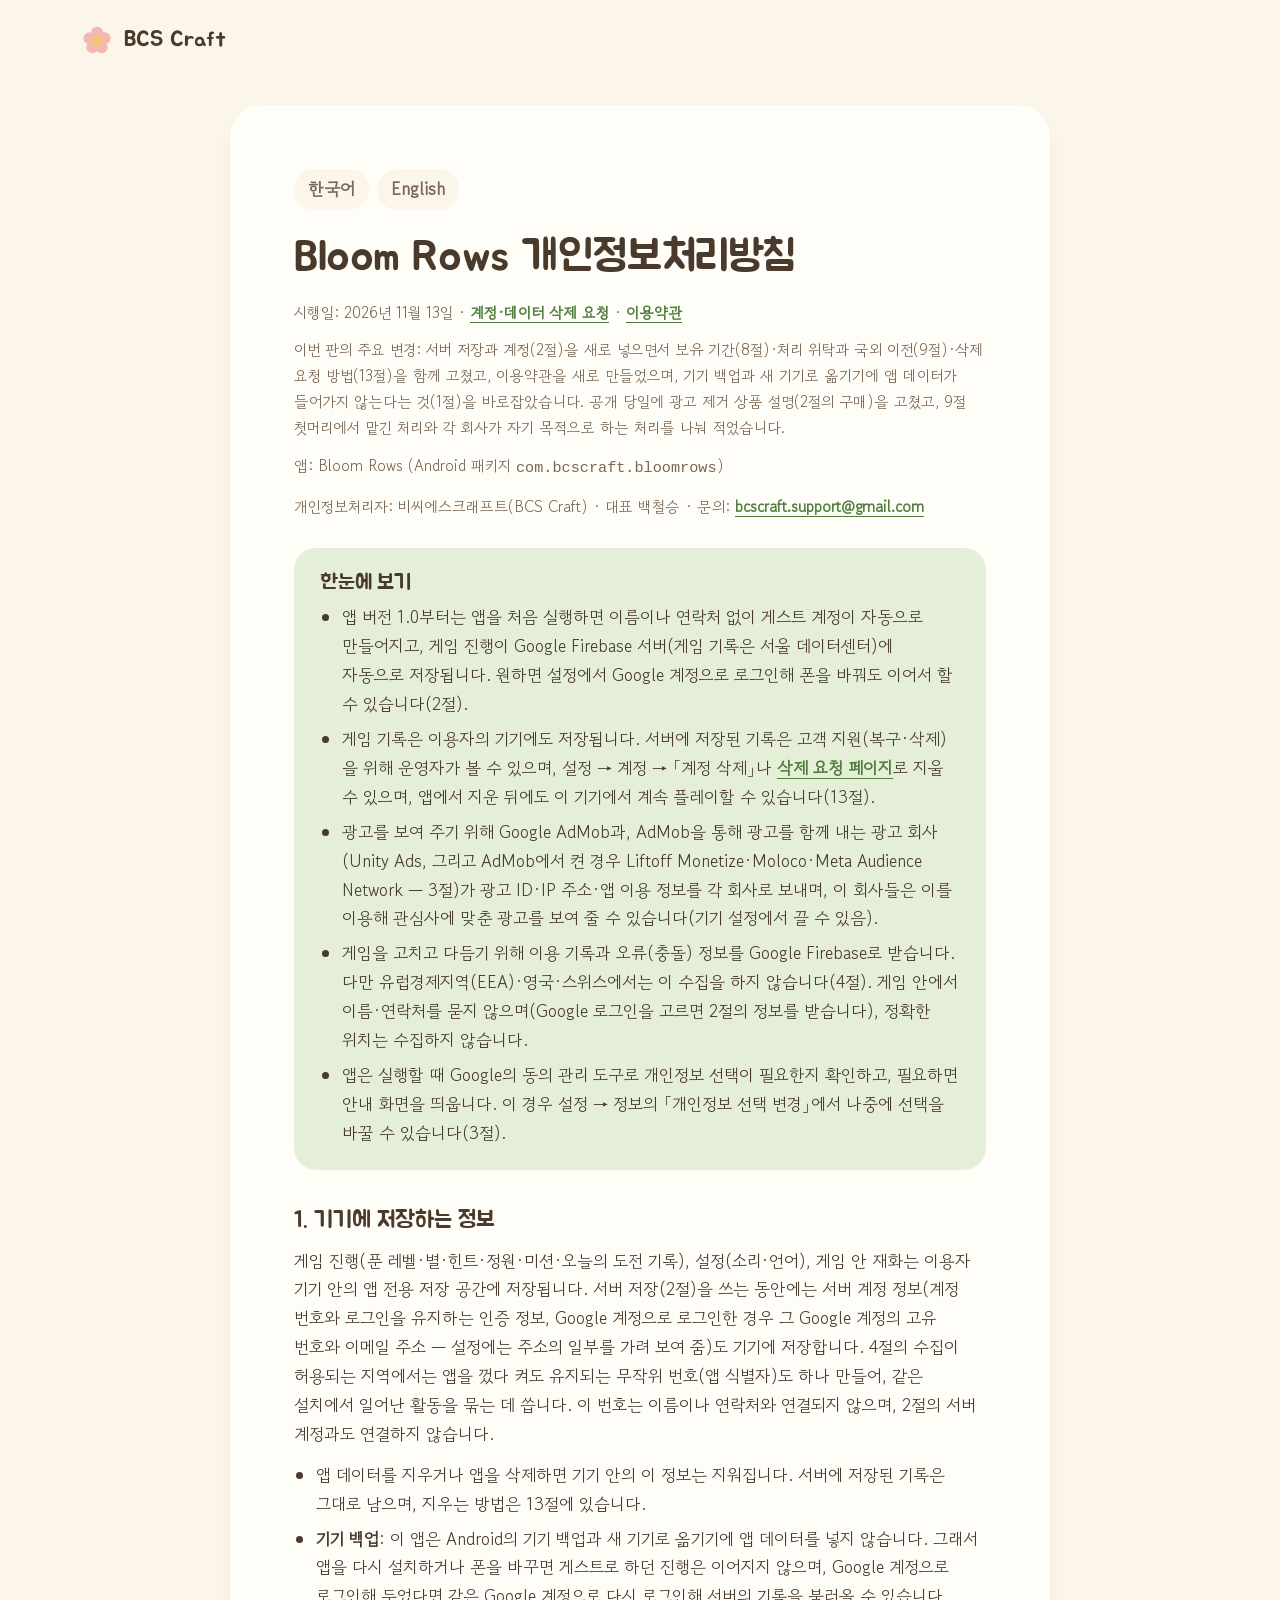
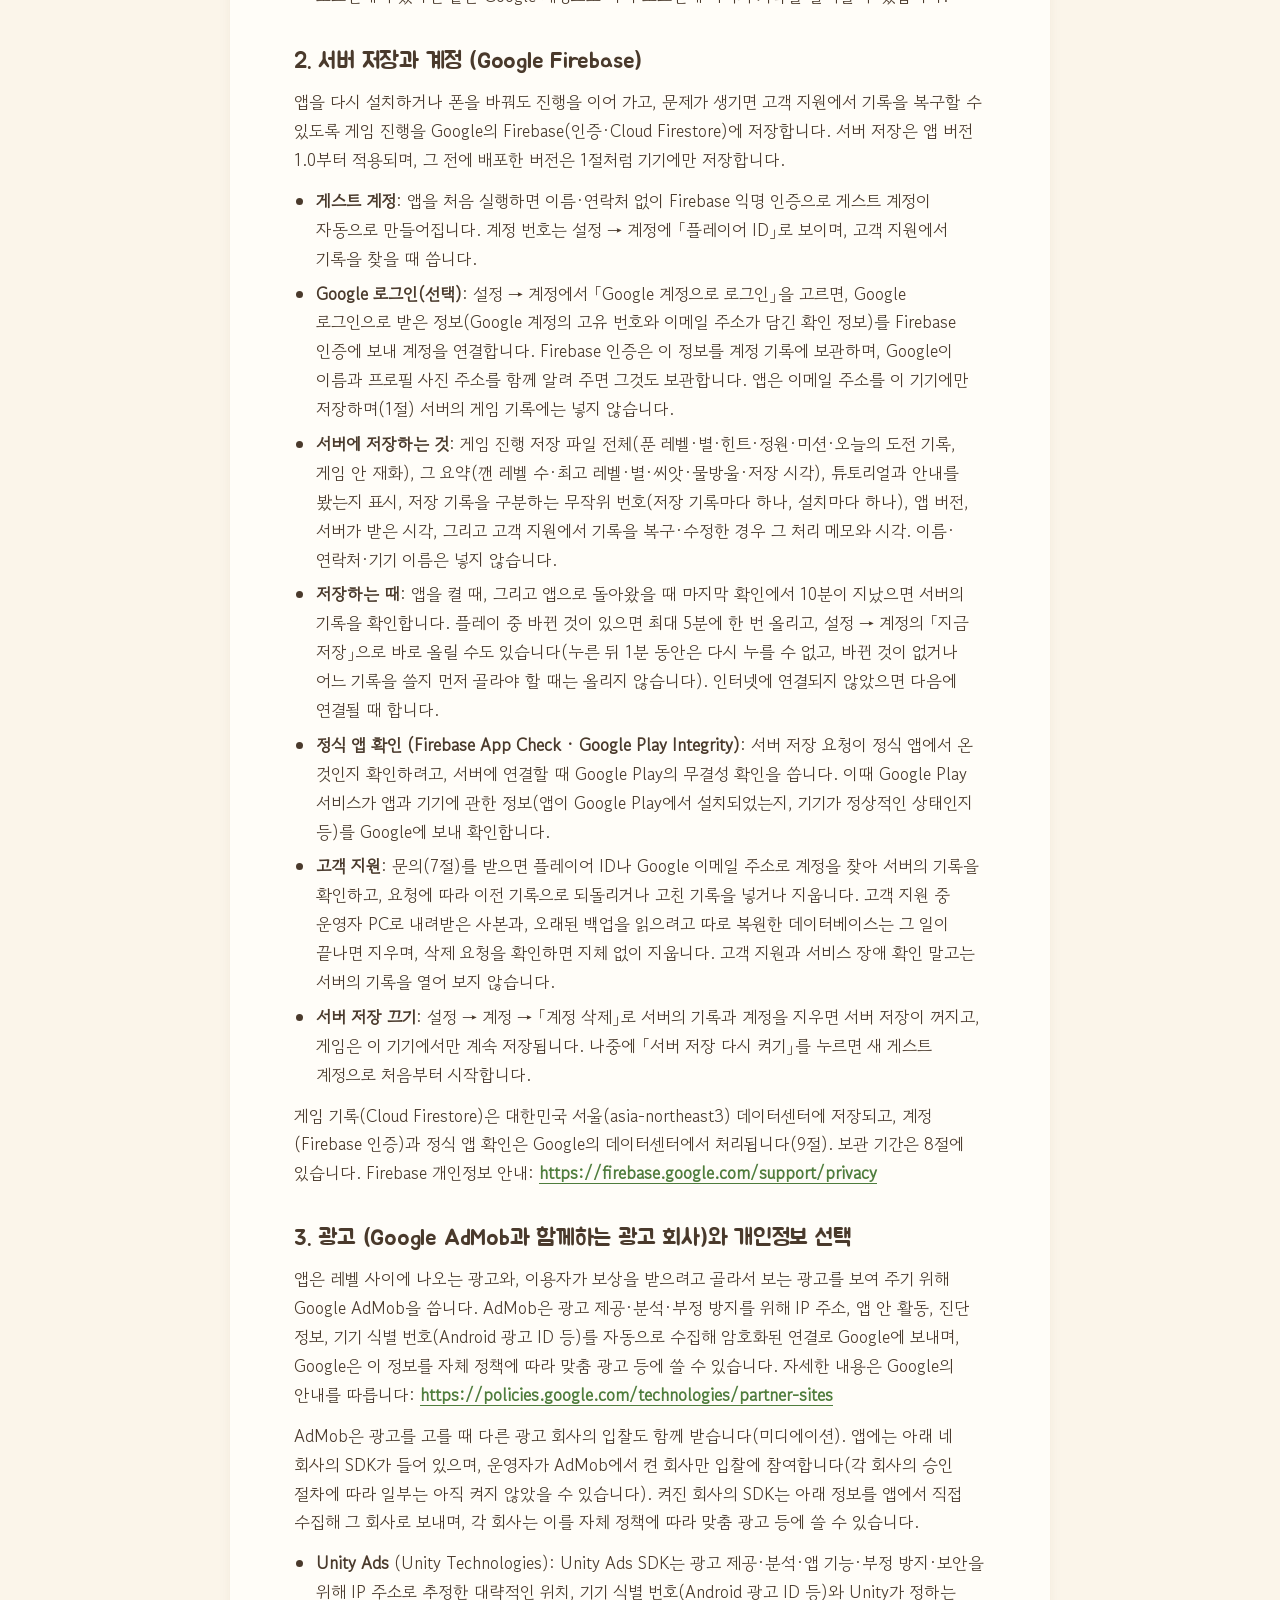
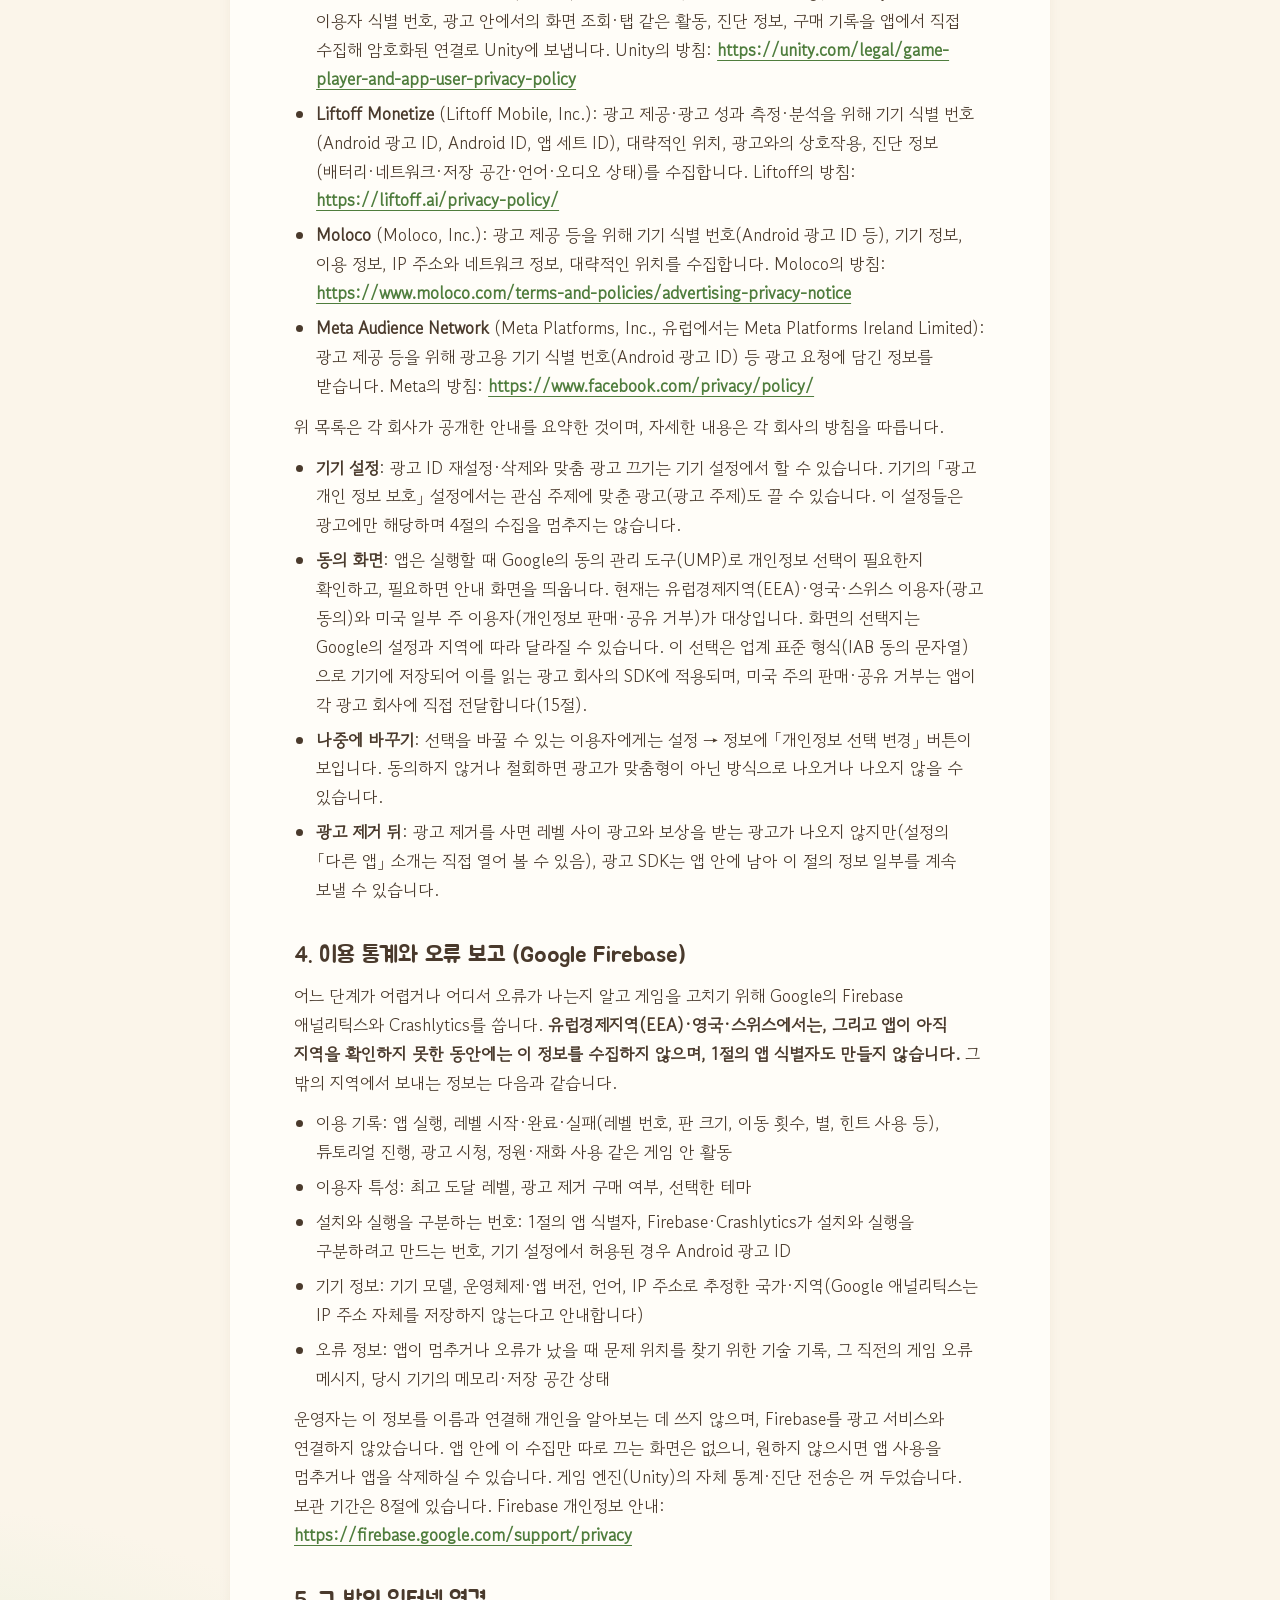
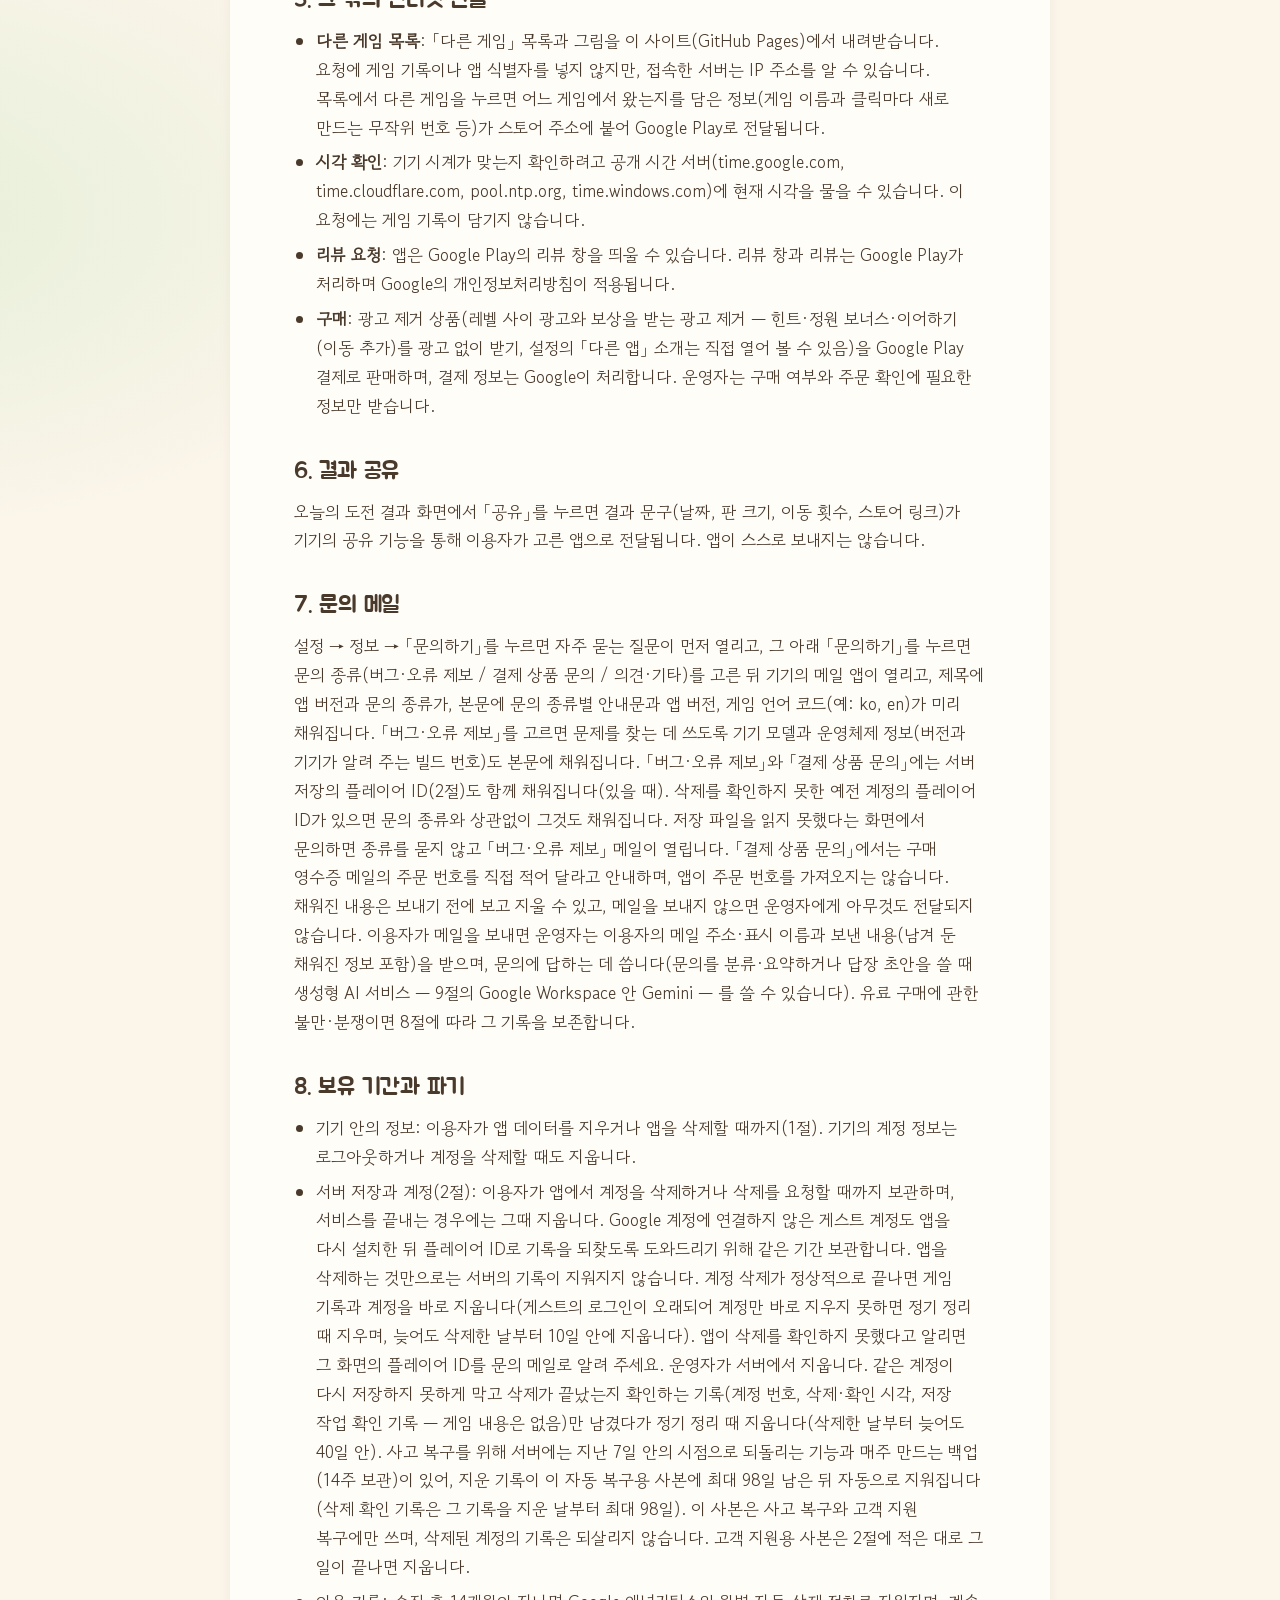
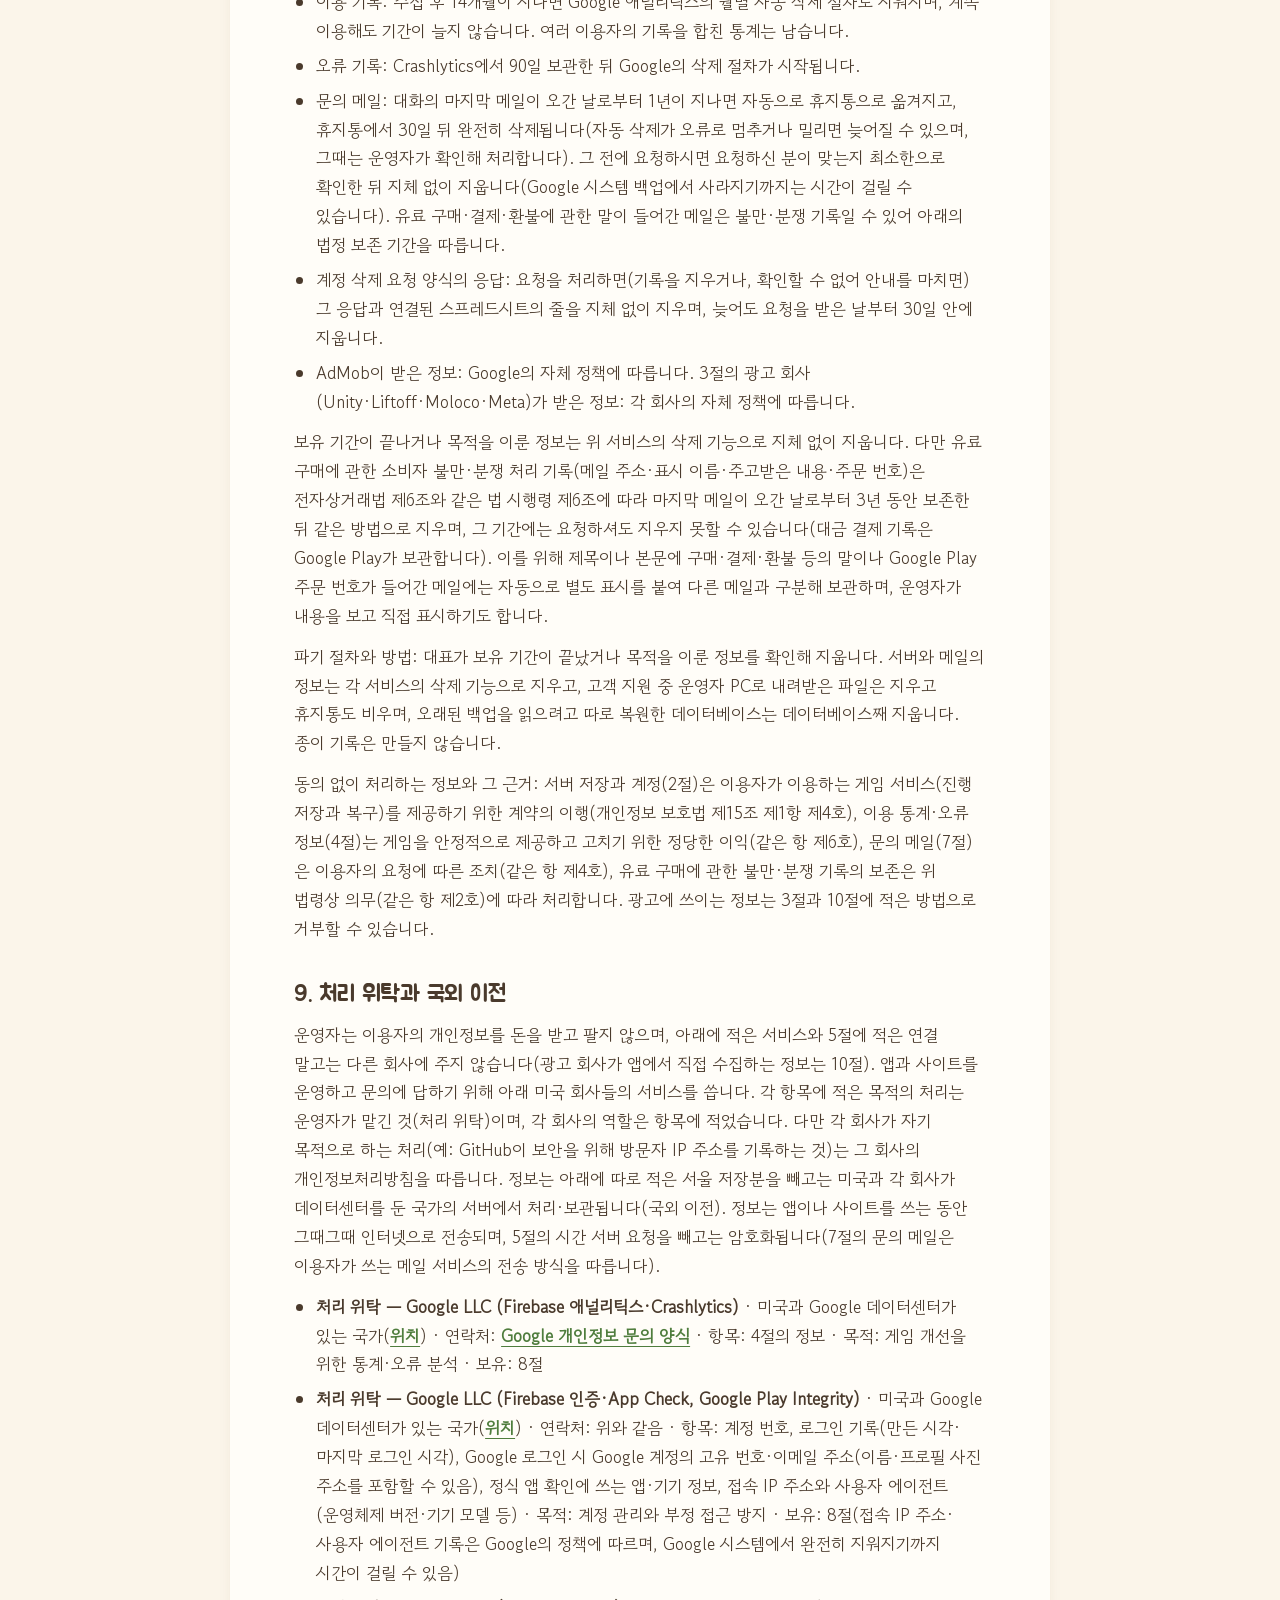
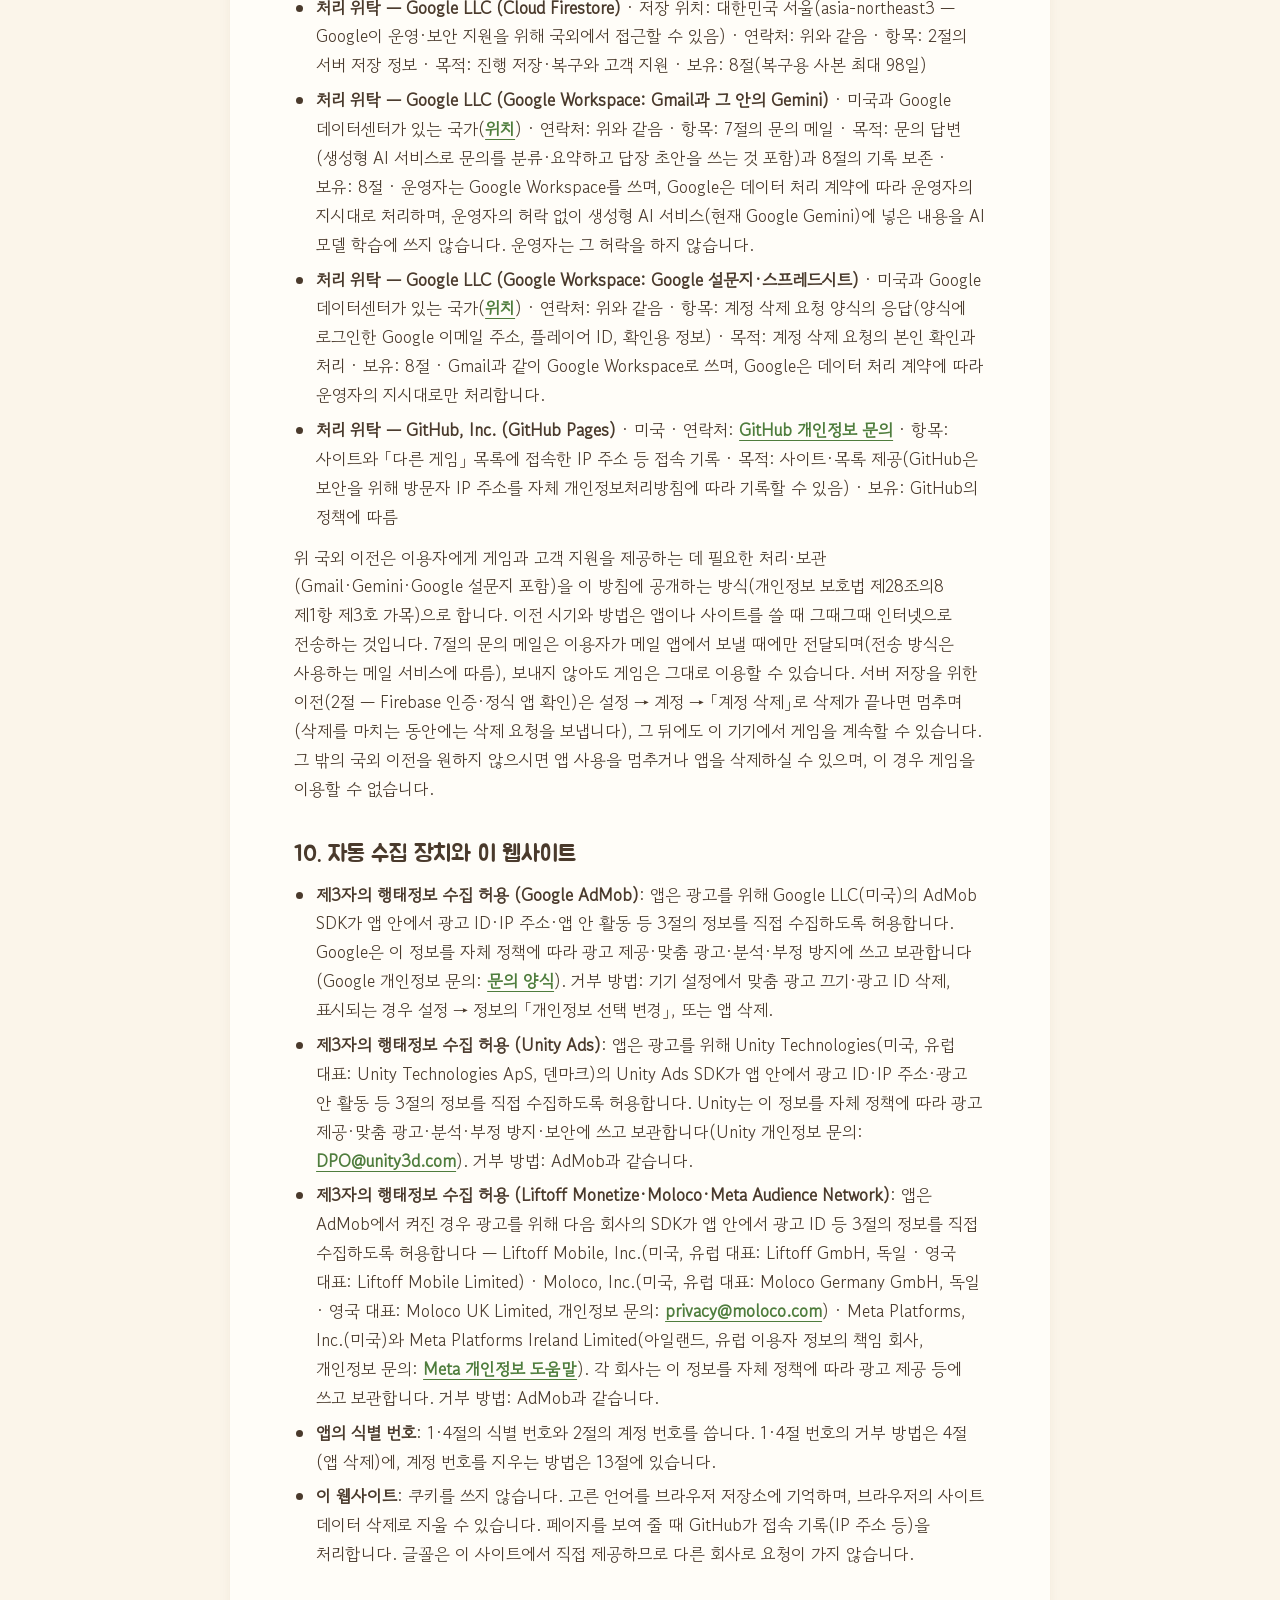
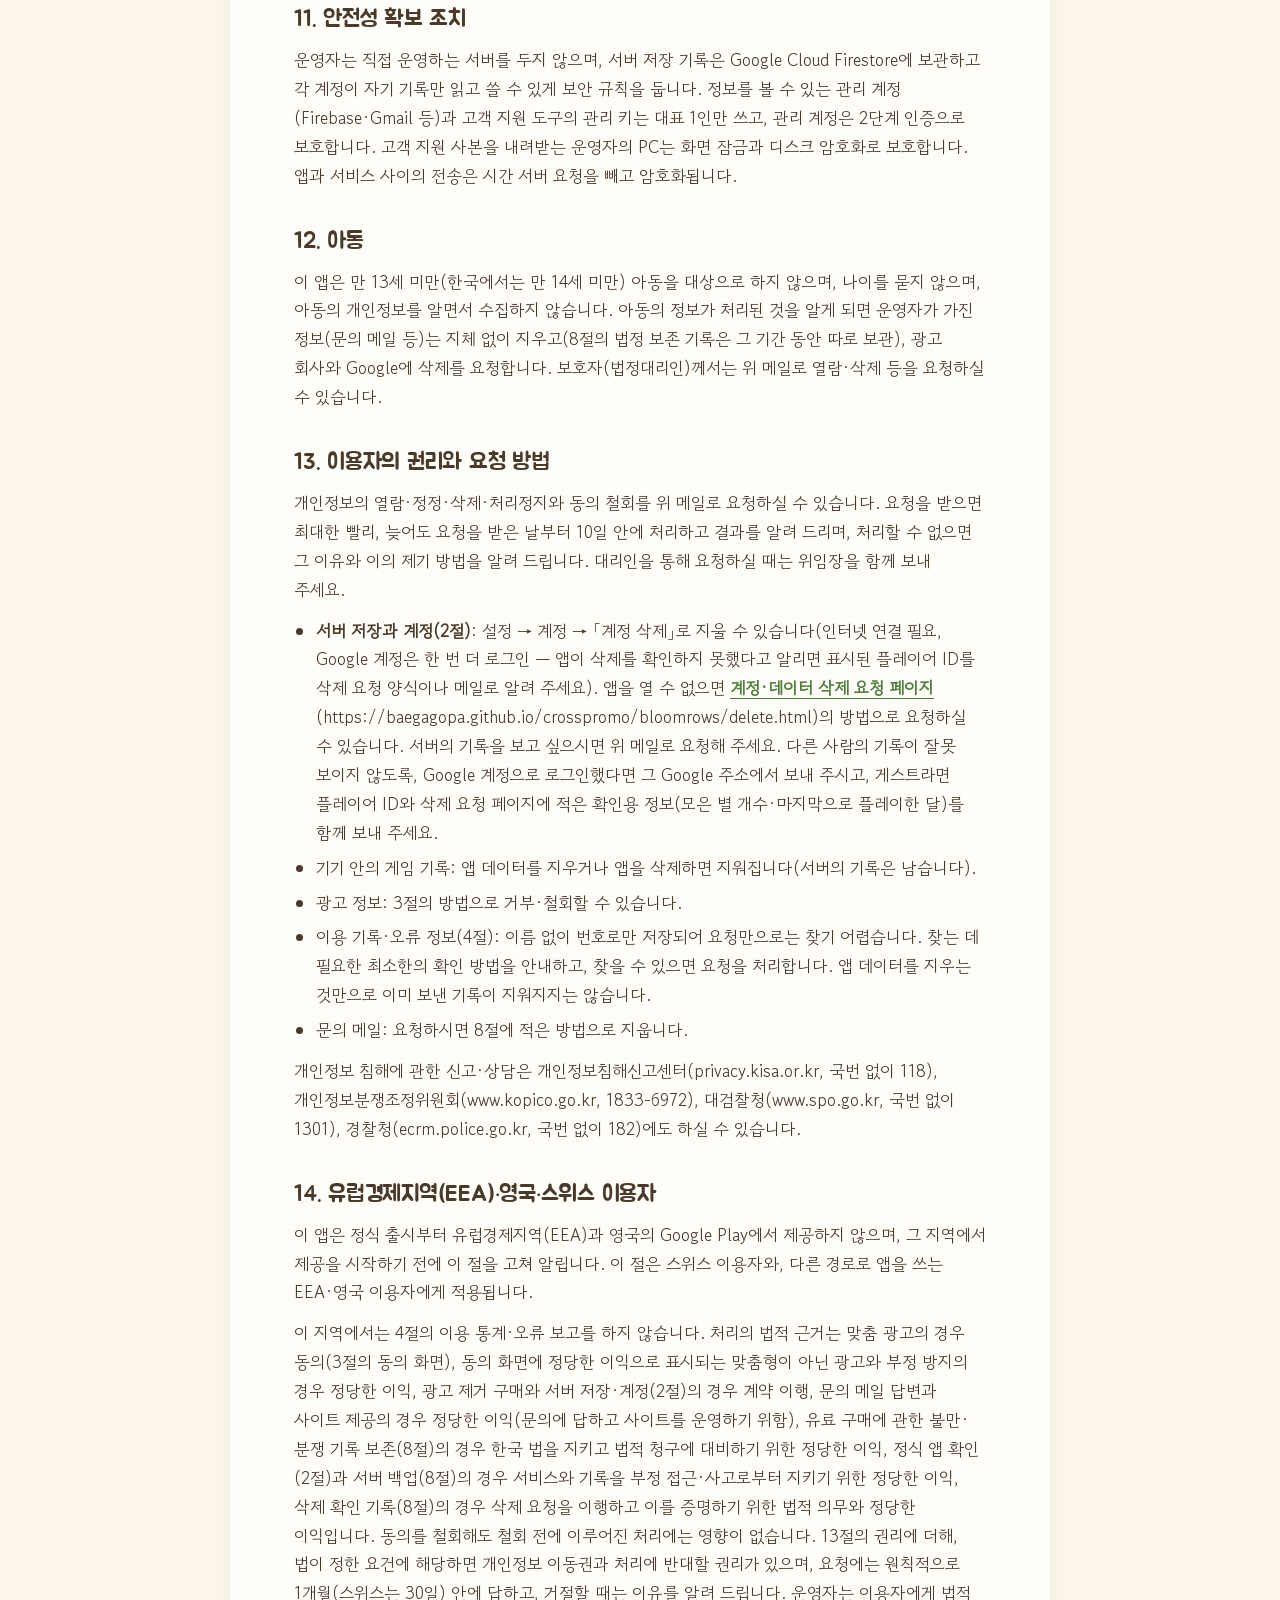
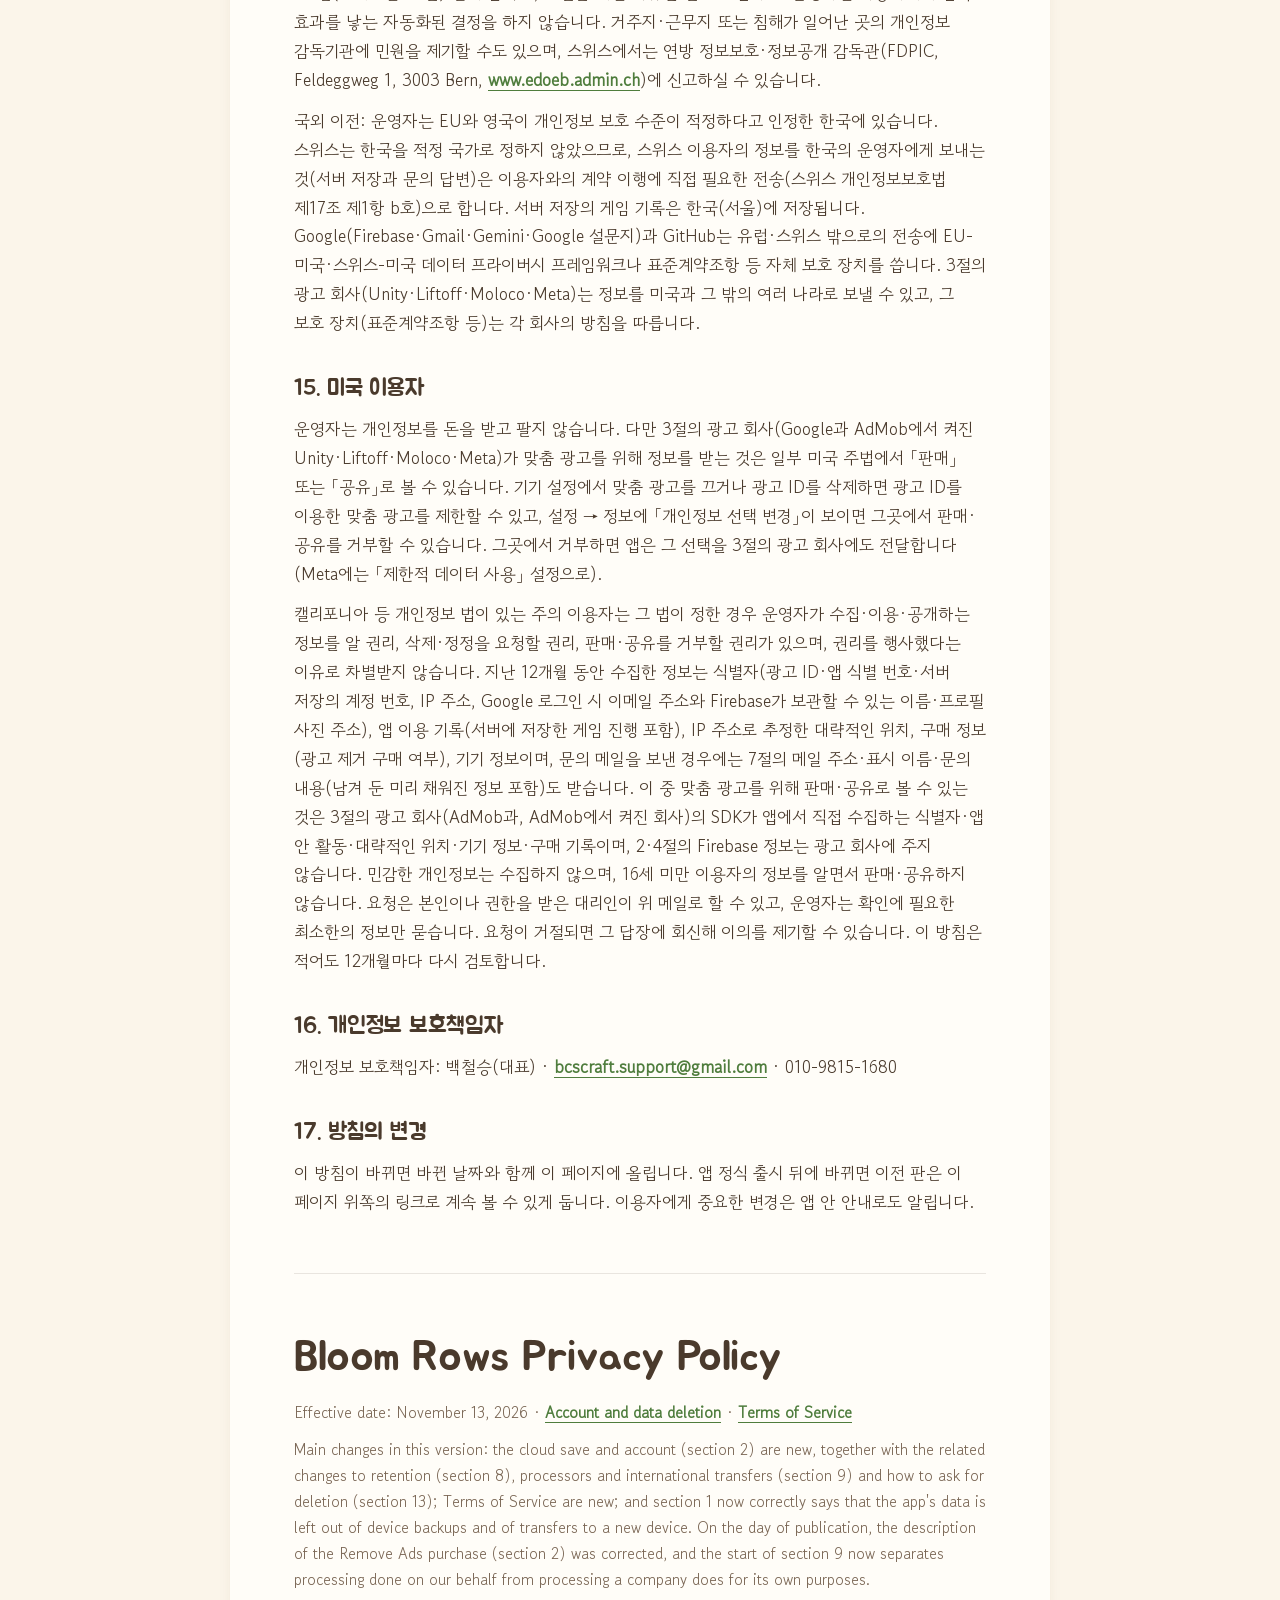
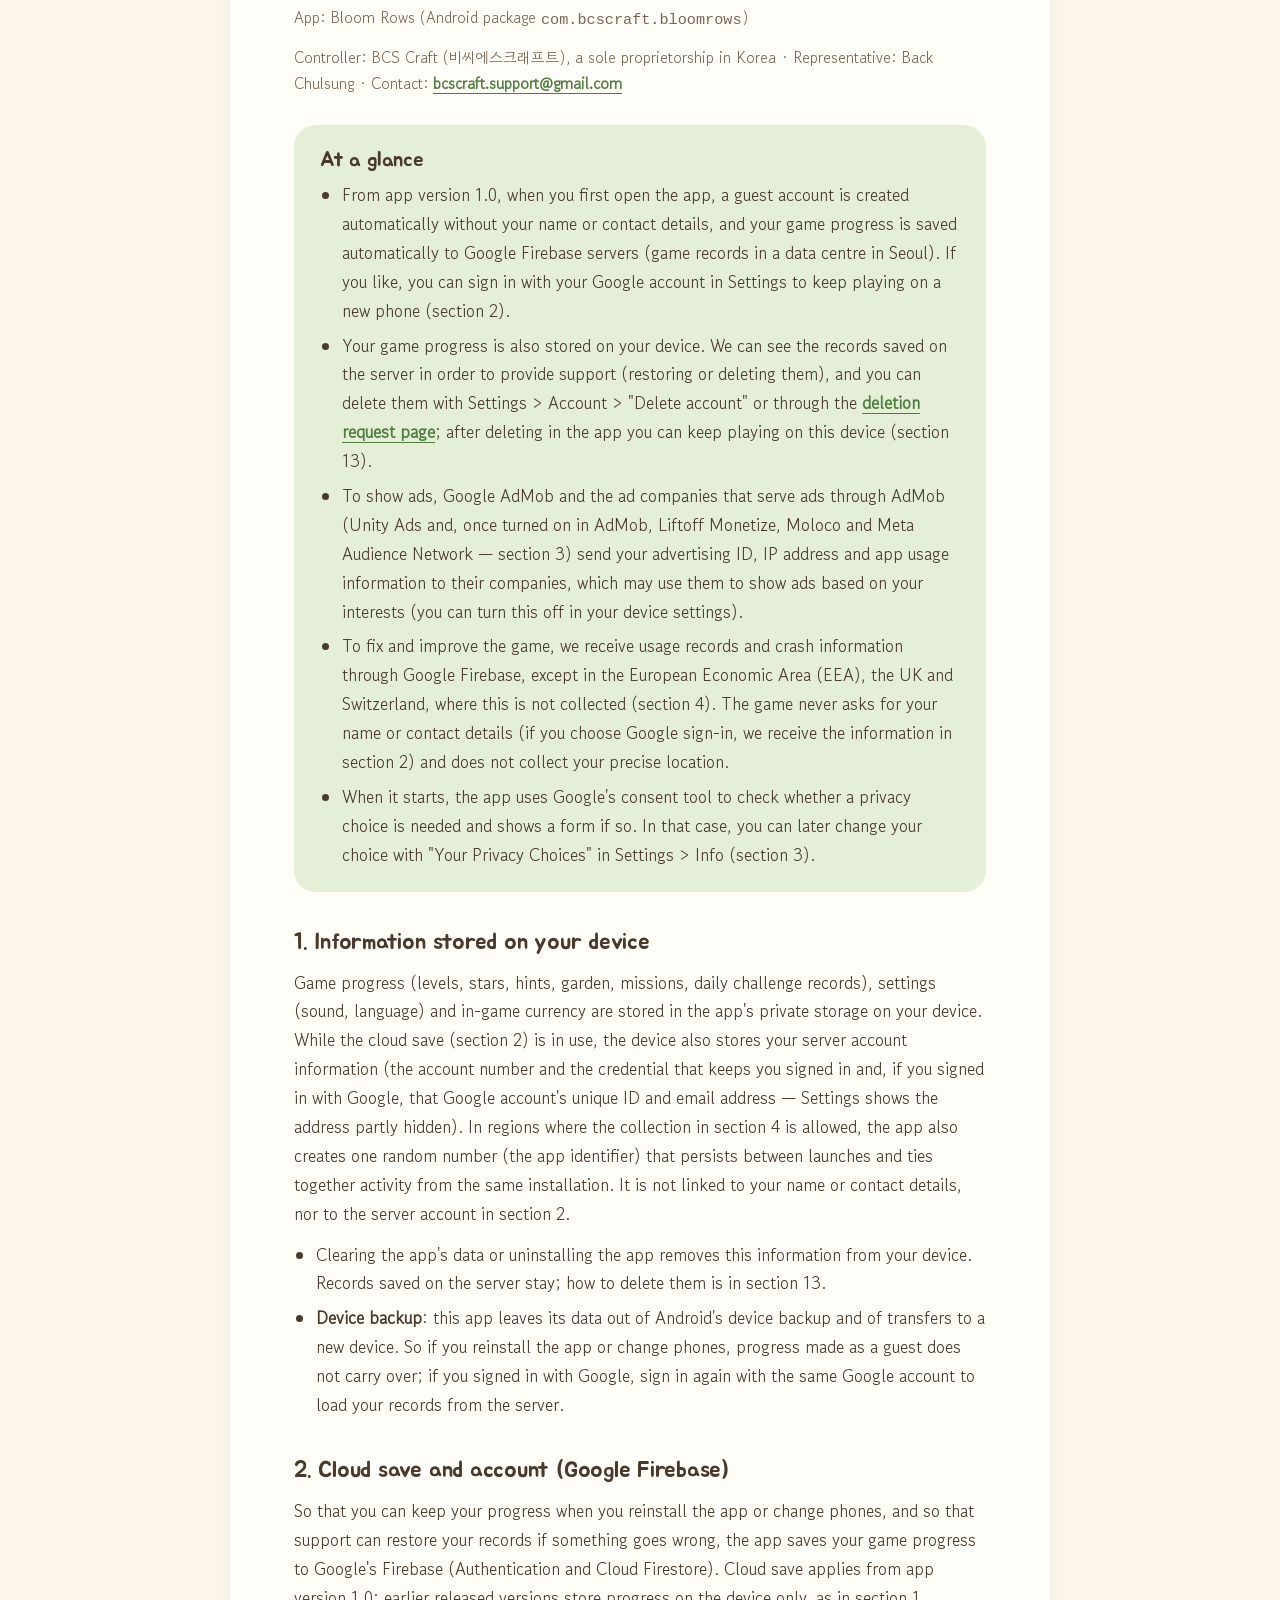
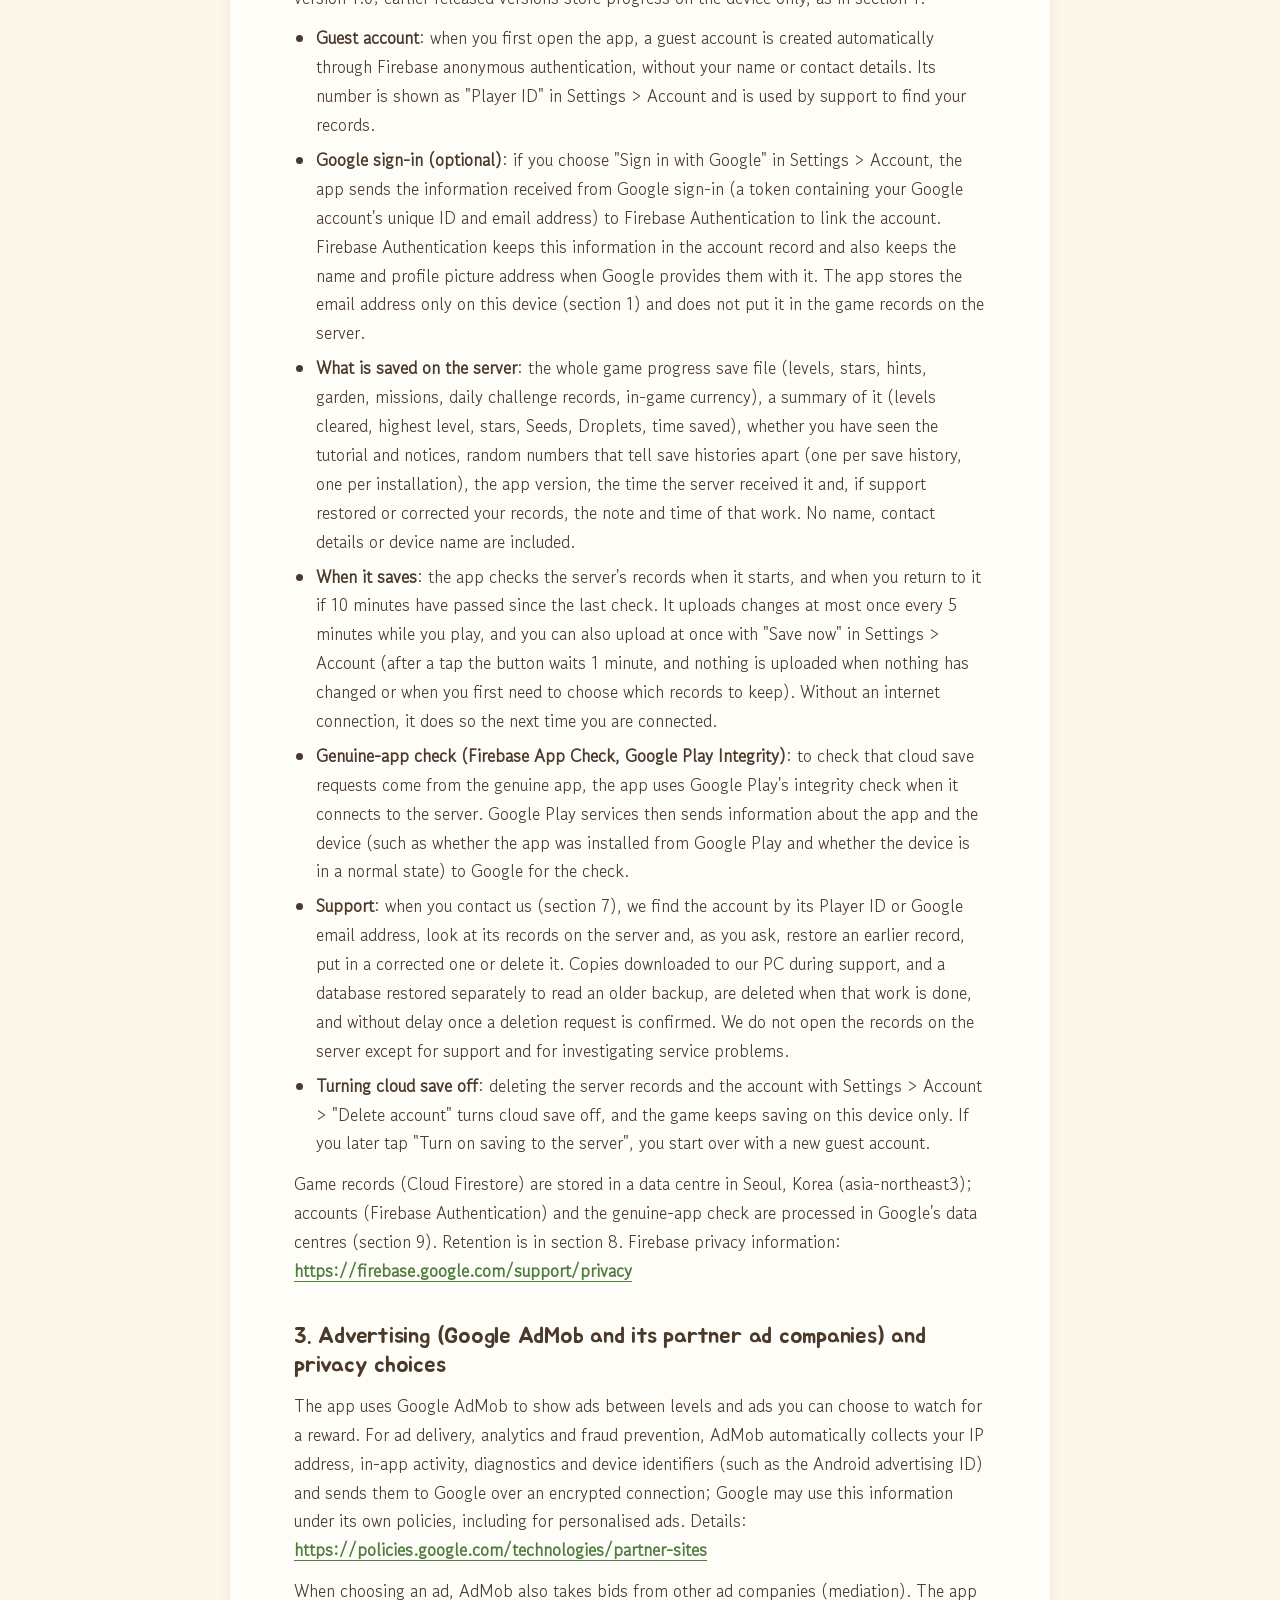
<file: bloomrows/privacy.html>
<!doctype html>
<html lang="ko">
  <head>
    <meta charset="utf-8">
    <meta name="viewport" content="width=device-width, initial-scale=1">
    <meta name="theme-color" content="#fbf5ea">
    <meta name="description" content="Bloom Rows 개인정보처리방침 / Privacy Policy">
    <link rel="canonical" href="https://baegagopa.github.io/crosspromo/bloomrows/privacy.html">
    <link rel="stylesheet" href="../assets/fonts/fonts.css">
    <link rel="stylesheet" href="../assets/site.css">
    <title>Bloom Rows 개인정보처리방침 · Privacy Policy</title>
  </head>
  <body>
    <header class="site-header page-width">
      <a class="brand" href="../" aria-label="BCS Craft">
        <svg class="brand__mark" viewBox="0 0 40 40" aria-hidden="true">
          <circle cx="20" cy="11" r="7"/><circle cx="29" cy="18" r="7"/><circle cx="25.5" cy="28.5" r="7"/>
          <circle cx="14.5" cy="28.5" r="7"/><circle cx="11" cy="18" r="7"/><circle class="brand__core" cx="20" cy="21" r="5.5"/>
        </svg>
        <span class="brand__name">BCS Craft</span>
      </a>
    </header>

    <main class="doc page-width">
      <article class="doc__card" id="ko" lang="ko">
        <nav class="doc__langs" aria-label="언어 / Language">
          <a href="#ko">한국어</a>
          <a href="#en">English</a>
        </nav>

        <h1>Bloom Rows 개인정보처리방침</h1>
        <div class="doc__meta">
          <p>시행일: 2026년 11월 13일 · <a href="./delete.html">계정·데이터 삭제 요청</a> · <a href="./terms.html">이용약관</a></p>
          <p>이번 판의 주요 변경: 서버 저장과 계정(2절)을 새로 넣으면서 보유 기간(8절)·처리 위탁과 국외 이전(9절)·삭제 요청 방법(13절)을 함께 고쳤고, 이용약관을 새로 만들었으며, 기기 백업과 새 기기로 옮기기에 앱 데이터가 들어가지 않는다는 것(1절)을 바로잡았습니다. 공개 당일에 광고 제거 상품 설명(2절의 구매)을 고쳤고, 9절 첫머리에서 맡긴 처리와 각 회사가 자기 목적으로 하는 처리를 나눠 적었습니다.</p>
          <p>앱: Bloom Rows (Android 패키지 <code>com.bcscraft.bloomrows</code>)</p>
          <p>개인정보처리자: 비씨에스크래프트(BCS Craft) · 대표 백철승 · 문의: <a href="mailto:bcscraft.support@gmail.com">bcscraft.support@gmail.com</a></p>
        </div>

        <section class="doc__summary">
          <h2>한눈에 보기</h2>
          <ul>
            <li>앱 버전 1.0부터는 앱을 처음 실행하면 이름이나 연락처 없이 게스트 계정이 자동으로 만들어지고, 게임 진행이 Google Firebase 서버(게임 기록은 서울 데이터센터)에 자동으로 저장됩니다. 원하면 설정에서 Google 계정으로 로그인해 폰을 바꿔도 이어서 할 수 있습니다(2절).</li>
            <li>게임 기록은 이용자의 기기에도 저장됩니다. 서버에 저장된 기록은 고객 지원(복구·삭제)을 위해 운영자가 볼 수 있으며, 설정 → 계정 → 「계정 삭제」나 <a href="./delete.html">삭제 요청 페이지</a>로 지울 수 있으며, 앱에서 지운 뒤에도 이 기기에서 계속 플레이할 수 있습니다(13절).</li>
            <li>광고를 보여 주기 위해 Google AdMob과, AdMob을 통해 광고를 함께 내는 광고 회사(Unity Ads, 그리고 AdMob에서 켠 경우 Liftoff Monetize·Moloco·Meta Audience Network — 3절)가 광고 ID·IP 주소·앱 이용 정보를 각 회사로 보내며, 이 회사들은 이를 이용해 관심사에 맞춘 광고를 보여 줄 수 있습니다(기기 설정에서 끌 수 있음).</li>
            <li>게임을 고치고 다듬기 위해 이용 기록과 오류(충돌) 정보를 Google Firebase로 받습니다. 다만 유럽경제지역(EEA)·영국·스위스에서는 이 수집을 하지 않습니다(4절). 게임 안에서 이름·연락처를 묻지 않으며(Google 로그인을 고르면 2절의 정보를 받습니다), 정확한 위치는 수집하지 않습니다.</li>
            <li>앱은 실행할 때 Google의 동의 관리 도구로 개인정보 선택이 필요한지 확인하고, 필요하면 안내 화면을 띄웁니다. 이 경우 설정 → 정보의 「개인정보 선택 변경」에서 나중에 선택을 바꿀 수 있습니다(3절).</li>
          </ul>
        </section>

        <h2>1. 기기에 저장하는 정보</h2>
        <p>게임 진행(푼 레벨·별·힌트·정원·미션·오늘의 도전 기록), 설정(소리·언어), 게임 안 재화는 이용자 기기 안의 앱 전용 저장 공간에 저장됩니다. 서버 저장(2절)을 쓰는 동안에는 서버 계정 정보(계정 번호와 로그인을 유지하는 인증 정보, Google 계정으로 로그인한 경우 그 Google 계정의 고유 번호와 이메일 주소 — 설정에는 주소의 일부를 가려 보여 줌)도 기기에 저장합니다. 4절의 수집이 허용되는 지역에서는 앱을 껐다 켜도 유지되는 무작위 번호(앱 식별자)도 하나 만들어, 같은 설치에서 일어난 활동을 묶는 데 씁니다. 이 번호는 이름이나 연락처와 연결되지 않으며, 2절의 서버 계정과도 연결하지 않습니다.</p>
        <ul>
          <li>앱 데이터를 지우거나 앱을 삭제하면 기기 안의 이 정보는 지워집니다. 서버에 저장된 기록은 그대로 남으며, 지우는 방법은 13절에 있습니다.</li>
          <li><strong>기기 백업</strong>: 이 앱은 Android의 기기 백업과 새 기기로 옮기기에 앱 데이터를 넣지 않습니다. 그래서 앱을 다시 설치하거나 폰을 바꾸면 게스트로 하던 진행은 이어지지 않으며, Google 계정으로 로그인해 두었다면 같은 Google 계정으로 다시 로그인해 서버의 기록을 불러올 수 있습니다.</li>
        </ul>

        <h2>2. 서버 저장과 계정 (Google Firebase)</h2>
        <p>앱을 다시 설치하거나 폰을 바꿔도 진행을 이어 가고, 문제가 생기면 고객 지원에서 기록을 복구할 수 있도록 게임 진행을 Google의 Firebase(인증·Cloud Firestore)에 저장합니다. 서버 저장은 앱 버전 1.0부터 적용되며, 그 전에 배포한 버전은 1절처럼 기기에만 저장합니다.</p>
        <ul>
          <li><strong>게스트 계정</strong>: 앱을 처음 실행하면 이름·연락처 없이 Firebase 익명 인증으로 게스트 계정이 자동으로 만들어집니다. 계정 번호는 설정 → 계정에 「플레이어 ID」로 보이며, 고객 지원에서 기록을 찾을 때 씁니다.</li>
          <li><strong>Google 로그인(선택)</strong>: 설정 → 계정에서 「Google 계정으로 로그인」을 고르면, Google 로그인으로 받은 정보(Google 계정의 고유 번호와 이메일 주소가 담긴 확인 정보)를 Firebase 인증에 보내 계정을 연결합니다. Firebase 인증은 이 정보를 계정 기록에 보관하며, Google이 이름과 프로필 사진 주소를 함께 알려 주면 그것도 보관합니다. 앱은 이메일 주소를 이 기기에만 저장하며(1절) 서버의 게임 기록에는 넣지 않습니다.</li>
          <li><strong>서버에 저장하는 것</strong>: 게임 진행 저장 파일 전체(푼 레벨·별·힌트·정원·미션·오늘의 도전 기록, 게임 안 재화), 그 요약(깬 레벨 수·최고 레벨·별·씨앗·물방울·저장 시각), 튜토리얼과 안내를 봤는지 표시, 저장 기록을 구분하는 무작위 번호(저장 기록마다 하나, 설치마다 하나), 앱 버전, 서버가 받은 시각, 그리고 고객 지원에서 기록을 복구·수정한 경우 그 처리 메모와 시각. 이름·연락처·기기 이름은 넣지 않습니다.</li>
          <li><strong>저장하는 때</strong>: 앱을 켤 때, 그리고 앱으로 돌아왔을 때 마지막 확인에서 10분이 지났으면 서버의 기록을 확인합니다. 플레이 중 바뀐 것이 있으면 최대 5분에 한 번 올리고, 설정 → 계정의 「지금 저장」으로 바로 올릴 수도 있습니다(누른 뒤 1분 동안은 다시 누를 수 없고, 바뀐 것이 없거나 어느 기록을 쓸지 먼저 골라야 할 때는 올리지 않습니다). 인터넷에 연결되지 않았으면 다음에 연결될 때 합니다.</li>
          <li><strong>정식 앱 확인 (Firebase App Check · Google Play Integrity)</strong>: 서버 저장 요청이 정식 앱에서 온 것인지 확인하려고, 서버에 연결할 때 Google Play의 무결성 확인을 씁니다. 이때 Google Play 서비스가 앱과 기기에 관한 정보(앱이 Google Play에서 설치되었는지, 기기가 정상적인 상태인지 등)를 Google에 보내 확인합니다.</li>
          <li><strong>고객 지원</strong>: 문의(7절)를 받으면 플레이어 ID나 Google 이메일 주소로 계정을 찾아 서버의 기록을 확인하고, 요청에 따라 이전 기록으로 되돌리거나 고친 기록을 넣거나 지웁니다. 고객 지원 중 운영자 PC로 내려받은 사본과, 오래된 백업을 읽으려고 따로 복원한 데이터베이스는 그 일이 끝나면 지우며, 삭제 요청을 확인하면 지체 없이 지웁니다. 고객 지원과 서비스 장애 확인 말고는 서버의 기록을 열어 보지 않습니다.</li>
          <li><strong>서버 저장 끄기</strong>: 설정 → 계정 → 「계정 삭제」로 서버의 기록과 계정을 지우면 서버 저장이 꺼지고, 게임은 이 기기에서만 계속 저장됩니다. 나중에 「서버 저장 다시 켜기」를 누르면 새 게스트 계정으로 처음부터 시작합니다.</li>
        </ul>
        <p>게임 기록(Cloud Firestore)은 대한민국 서울(asia-northeast3) 데이터센터에 저장되고, 계정(Firebase 인증)과 정식 앱 확인은 Google의 데이터센터에서 처리됩니다(9절). 보관 기간은 8절에 있습니다. Firebase 개인정보 안내: <a href="https://firebase.google.com/support/privacy">https://firebase.google.com/support/privacy</a></p>

        <h2>3. 광고 (Google AdMob과 함께하는 광고 회사)와 개인정보 선택</h2>
        <p>앱은 레벨 사이에 나오는 광고와, 이용자가 보상을 받으려고 골라서 보는 광고를 보여 주기 위해 Google AdMob을 씁니다. AdMob은 광고 제공·분석·부정 방지를 위해 IP 주소, 앱 안 활동, 진단 정보, 기기 식별 번호(Android 광고 ID 등)를 자동으로 수집해 암호화된 연결로 Google에 보내며, Google은 이 정보를 자체 정책에 따라 맞춤 광고 등에 쓸 수 있습니다. 자세한 내용은 Google의 안내를 따릅니다: <a href="https://policies.google.com/technologies/partner-sites">https://policies.google.com/technologies/partner-sites</a></p>
        <p>AdMob은 광고를 고를 때 다른 광고 회사의 입찰도 함께 받습니다(미디에이션). 앱에는 아래 네 회사의 SDK가 들어 있으며, 운영자가 AdMob에서 켠 회사만 입찰에 참여합니다(각 회사의 승인 절차에 따라 일부는 아직 켜지 않았을 수 있습니다). 켜진 회사의 SDK는 아래 정보를 앱에서 직접 수집해 그 회사로 보내며, 각 회사는 이를 자체 정책에 따라 맞춤 광고 등에 쓸 수 있습니다.</p>
        <ul>
          <li><strong>Unity Ads</strong> (Unity Technologies): Unity Ads SDK는 광고 제공·분석·앱 기능·부정 방지·보안을 위해 IP 주소로 추정한 대략적인 위치, 기기 식별 번호(Android 광고 ID 등)와 Unity가 정하는 이용자 식별 번호, 광고 안에서의 화면 조회·탭 같은 활동, 진단 정보, 구매 기록을 앱에서 직접 수집해 암호화된 연결로 Unity에 보냅니다. Unity의 방침: <a href="https://unity.com/legal/game-player-and-app-user-privacy-policy">https://unity.com/legal/game-player-and-app-user-privacy-policy</a></li>
          <li><strong>Liftoff Monetize</strong> (Liftoff Mobile, Inc.): 광고 제공·광고 성과 측정·분석을 위해 기기 식별 번호(Android 광고 ID, Android ID, 앱 세트 ID), 대략적인 위치, 광고와의 상호작용, 진단 정보(배터리·네트워크·저장 공간·언어·오디오 상태)를 수집합니다. Liftoff의 방침: <a href="https://liftoff.ai/privacy-policy/">https://liftoff.ai/privacy-policy/</a></li>
          <li><strong>Moloco</strong> (Moloco, Inc.): 광고 제공 등을 위해 기기 식별 번호(Android 광고 ID 등), 기기 정보, 이용 정보, IP 주소와 네트워크 정보, 대략적인 위치를 수집합니다. Moloco의 방침: <a href="https://www.moloco.com/terms-and-policies/advertising-privacy-notice">https://www.moloco.com/terms-and-policies/advertising-privacy-notice</a></li>
          <li><strong>Meta Audience Network</strong> (Meta Platforms, Inc., 유럽에서는 Meta Platforms Ireland Limited): 광고 제공 등을 위해 광고용 기기 식별 번호(Android 광고 ID) 등 광고 요청에 담긴 정보를 받습니다. Meta의 방침: <a href="https://www.facebook.com/privacy/policy/">https://www.facebook.com/privacy/policy/</a></li>
        </ul>
        <p>위 목록은 각 회사가 공개한 안내를 요약한 것이며, 자세한 내용은 각 회사의 방침을 따릅니다.</p>
        <ul>
          <li><strong>기기 설정</strong>: 광고 ID 재설정·삭제와 맞춤 광고 끄기는 기기 설정에서 할 수 있습니다. 기기의 「광고 개인 정보 보호」 설정에서는 관심 주제에 맞춘 광고(광고 주제)도 끌 수 있습니다. 이 설정들은 광고에만 해당하며 4절의 수집을 멈추지는 않습니다.</li>
          <li><strong>동의 화면</strong>: 앱은 실행할 때 Google의 동의 관리 도구(UMP)로 개인정보 선택이 필요한지 확인하고, 필요하면 안내 화면을 띄웁니다. 현재는 유럽경제지역(EEA)·영국·스위스 이용자(광고 동의)와 미국 일부 주 이용자(개인정보 판매·공유 거부)가 대상입니다. 화면의 선택지는 Google의 설정과 지역에 따라 달라질 수 있습니다. 이 선택은 업계 표준 형식(IAB 동의 문자열)으로 기기에 저장되어 이를 읽는 광고 회사의 SDK에 적용되며, 미국 주의 판매·공유 거부는 앱이 각 광고 회사에 직접 전달합니다(15절).</li>
          <li><strong>나중에 바꾸기</strong>: 선택을 바꿀 수 있는 이용자에게는 설정 → 정보에 「개인정보 선택 변경」 버튼이 보입니다. 동의하지 않거나 철회하면 광고가 맞춤형이 아닌 방식으로 나오거나 나오지 않을 수 있습니다.</li>
          <li><strong>광고 제거 뒤</strong>: 광고 제거를 사면 레벨 사이 광고와 보상을 받는 광고가 나오지 않지만(설정의 「다른 앱」 소개는 직접 열어 볼 수 있음), 광고 SDK는 앱 안에 남아 이 절의 정보 일부를 계속 보낼 수 있습니다.</li>
        </ul>

        <h2>4. 이용 통계와 오류 보고 (Google Firebase)</h2>
        <p>어느 단계가 어렵거나 어디서 오류가 나는지 알고 게임을 고치기 위해 Google의 Firebase 애널리틱스와 Crashlytics를 씁니다. <strong>유럽경제지역(EEA)·영국·스위스에서는, 그리고 앱이 아직 지역을 확인하지 못한 동안에는 이 정보를 수집하지 않으며, 1절의 앱 식별자도 만들지 않습니다.</strong> 그 밖의 지역에서 보내는 정보는 다음과 같습니다.</p>
        <ul>
          <li>이용 기록: 앱 실행, 레벨 시작·완료·실패(레벨 번호, 판 크기, 이동 횟수, 별, 힌트 사용 등), 튜토리얼 진행, 광고 시청, 정원·재화 사용 같은 게임 안 활동</li>
          <li>이용자 특성: 최고 도달 레벨, 광고 제거 구매 여부, 선택한 테마</li>
          <li>설치와 실행을 구분하는 번호: 1절의 앱 식별자, Firebase·Crashlytics가 설치와 실행을 구분하려고 만드는 번호, 기기 설정에서 허용된 경우 Android 광고 ID</li>
          <li>기기 정보: 기기 모델, 운영체제·앱 버전, 언어, IP 주소로 추정한 국가·지역(Google 애널리틱스는 IP 주소 자체를 저장하지 않는다고 안내합니다)</li>
          <li>오류 정보: 앱이 멈추거나 오류가 났을 때 문제 위치를 찾기 위한 기술 기록, 그 직전의 게임 오류 메시지, 당시 기기의 메모리·저장 공간 상태</li>
        </ul>
        <p>운영자는 이 정보를 이름과 연결해 개인을 알아보는 데 쓰지 않으며, Firebase를 광고 서비스와 연결하지 않았습니다. 앱 안에 이 수집만 따로 끄는 화면은 없으니, 원하지 않으시면 앱 사용을 멈추거나 앱을 삭제하실 수 있습니다. 게임 엔진(Unity)의 자체 통계·진단 전송은 꺼 두었습니다. 보관 기간은 8절에 있습니다. Firebase 개인정보 안내: <a href="https://firebase.google.com/support/privacy">https://firebase.google.com/support/privacy</a></p>

        <h2>5. 그 밖의 인터넷 연결</h2>
        <ul>
          <li><strong>다른 게임 목록</strong>: 「다른 게임」 목록과 그림을 이 사이트(GitHub Pages)에서 내려받습니다. 요청에 게임 기록이나 앱 식별자를 넣지 않지만, 접속한 서버는 IP 주소를 알 수 있습니다. 목록에서 다른 게임을 누르면 어느 게임에서 왔는지를 담은 정보(게임 이름과 클릭마다 새로 만드는 무작위 번호 등)가 스토어 주소에 붙어 Google Play로 전달됩니다.</li>
          <li><strong>시각 확인</strong>: 기기 시계가 맞는지 확인하려고 공개 시간 서버(time.google.com, time.cloudflare.com, pool.ntp.org, time.windows.com)에 현재 시각을 물을 수 있습니다. 이 요청에는 게임 기록이 담기지 않습니다.</li>
          <li><strong>리뷰 요청</strong>: 앱은 Google Play의 리뷰 창을 띄울 수 있습니다. 리뷰 창과 리뷰는 Google Play가 처리하며 Google의 개인정보처리방침이 적용됩니다.</li>
          <li><strong>구매</strong>: 광고 제거 상품(레벨 사이 광고와 보상을 받는 광고 제거 — 힌트·정원 보너스·이어하기(이동 추가)를 광고 없이 받기, 설정의 「다른 앱」 소개는 직접 열어 볼 수 있음)을 Google Play 결제로 판매하며, 결제 정보는 Google이 처리합니다. 운영자는 구매 여부와 주문 확인에 필요한 정보만 받습니다.</li>
        </ul>

        <h2>6. 결과 공유</h2>
        <p>오늘의 도전 결과 화면에서 「공유」를 누르면 결과 문구(날짜, 판 크기, 이동 횟수, 스토어 링크)가 기기의 공유 기능을 통해 이용자가 고른 앱으로 전달됩니다. 앱이 스스로 보내지는 않습니다.</p>

        <h2>7. 문의 메일</h2>
        <p>설정 → 정보 → 「문의하기」를 누르면 자주 묻는 질문이 먼저 열리고, 그 아래 「문의하기」를 누르면 문의 종류(버그·오류 제보 / 결제 상품 문의 / 의견·기타)를 고른 뒤 기기의 메일 앱이 열리고, 제목에 앱 버전과 문의 종류가, 본문에 문의 종류별 안내문과 앱 버전, 게임 언어 코드(예: ko, en)가 미리 채워집니다. 「버그·오류 제보」를 고르면 문제를 찾는 데 쓰도록 기기 모델과 운영체제 정보(버전과 기기가 알려 주는 빌드 번호)도 본문에 채워집니다. 「버그·오류 제보」와 「결제 상품 문의」에는 서버 저장의 플레이어 ID(2절)도 함께 채워집니다(있을 때). 삭제를 확인하지 못한 예전 계정의 플레이어 ID가 있으면 문의 종류와 상관없이 그것도 채워집니다. 저장 파일을 읽지 못했다는 화면에서 문의하면 종류를 묻지 않고 「버그·오류 제보」 메일이 열립니다. 「결제 상품 문의」에서는 구매 영수증 메일의 주문 번호를 직접 적어 달라고 안내하며, 앱이 주문 번호를 가져오지는 않습니다. 채워진 내용은 보내기 전에 보고 지울 수 있고, 메일을 보내지 않으면 운영자에게 아무것도 전달되지 않습니다. 이용자가 메일을 보내면 운영자는 이용자의 메일 주소·표시 이름과 보낸 내용(남겨 둔 채워진 정보 포함)을 받으며, 문의에 답하는 데 씁니다(문의를 분류·요약하거나 답장 초안을 쓸 때 생성형 AI 서비스 — 9절의 Google Workspace 안 Gemini — 를 쓸 수 있습니다). 유료 구매에 관한 불만·분쟁이면 8절에 따라 그 기록을 보존합니다.</p>

        <h2>8. 보유 기간과 파기</h2>
        <ul>
          <li>기기 안의 정보: 이용자가 앱 데이터를 지우거나 앱을 삭제할 때까지(1절). 기기의 계정 정보는 로그아웃하거나 계정을 삭제할 때도 지웁니다.</li>
          <li>서버 저장과 계정(2절): 이용자가 앱에서 계정을 삭제하거나 삭제를 요청할 때까지 보관하며, 서비스를 끝내는 경우에는 그때 지웁니다. Google 계정에 연결하지 않은 게스트 계정도 앱을 다시 설치한 뒤 플레이어 ID로 기록을 되찾도록 도와드리기 위해 같은 기간 보관합니다. 앱을 삭제하는 것만으로는 서버의 기록이 지워지지 않습니다. 계정 삭제가 정상적으로 끝나면 게임 기록과 계정을 바로 지웁니다(게스트의 로그인이 오래되어 계정만 바로 지우지 못하면 정기 정리 때 지우며, 늦어도 삭제한 날부터 10일 안에 지웁니다). 앱이 삭제를 확인하지 못했다고 알리면 그 화면의 플레이어 ID를 문의 메일로 알려 주세요. 운영자가 서버에서 지웁니다. 같은 계정이 다시 저장하지 못하게 막고 삭제가 끝났는지 확인하는 기록(계정 번호, 삭제·확인 시각, 저장 작업 확인 기록 — 게임 내용은 없음)만 남겼다가 정기 정리 때 지웁니다(삭제한 날부터 늦어도 40일 안). 사고 복구를 위해 서버에는 지난 7일 안의 시점으로 되돌리는 기능과 매주 만드는 백업(14주 보관)이 있어, 지운 기록이 이 자동 복구용 사본에 최대 98일 남은 뒤 자동으로 지워집니다(삭제 확인 기록은 그 기록을 지운 날부터 최대 98일). 이 사본은 사고 복구와 고객 지원 복구에만 쓰며, 삭제된 계정의 기록은 되살리지 않습니다. 고객 지원용 사본은 2절에 적은 대로 그 일이 끝나면 지웁니다.</li>
          <li>이용 기록: 수집 후 14개월이 지나면 Google 애널리틱스의 월별 자동 삭제 절차로 지워지며, 계속 이용해도 기간이 늘지 않습니다. 여러 이용자의 기록을 합친 통계는 남습니다.</li>
          <li>오류 기록: Crashlytics에서 90일 보관한 뒤 Google의 삭제 절차가 시작됩니다.</li>
          <li>문의 메일: 대화의 마지막 메일이 오간 날로부터 1년이 지나면 자동으로 휴지통으로 옮겨지고, 휴지통에서 30일 뒤 완전히 삭제됩니다(자동 삭제가 오류로 멈추거나 밀리면 늦어질 수 있으며, 그때는 운영자가 확인해 처리합니다). 그 전에 요청하시면 요청하신 분이 맞는지 최소한으로 확인한 뒤 지체 없이 지웁니다(Google 시스템 백업에서 사라지기까지는 시간이 걸릴 수 있습니다). 유료 구매·결제·환불에 관한 말이 들어간 메일은 불만·분쟁 기록일 수 있어 아래의 법정 보존 기간을 따릅니다.</li>
          <li>계정 삭제 요청 양식의 응답: 요청을 처리하면(기록을 지우거나, 확인할 수 없어 안내를 마치면) 그 응답과 연결된 스프레드시트의 줄을 지체 없이 지우며, 늦어도 요청을 받은 날부터 30일 안에 지웁니다.</li>
          <li>AdMob이 받은 정보: Google의 자체 정책에 따릅니다. 3절의 광고 회사(Unity·Liftoff·Moloco·Meta)가 받은 정보: 각 회사의 자체 정책에 따릅니다.</li>
        </ul>
        <p>보유 기간이 끝나거나 목적을 이룬 정보는 위 서비스의 삭제 기능으로 지체 없이 지웁니다. 다만 유료 구매에 관한 소비자 불만·분쟁 처리 기록(메일 주소·표시 이름·주고받은 내용·주문 번호)은 전자상거래법 제6조와 같은 법 시행령 제6조에 따라 마지막 메일이 오간 날로부터 3년 동안 보존한 뒤 같은 방법으로 지우며, 그 기간에는 요청하셔도 지우지 못할 수 있습니다(대금 결제 기록은 Google Play가 보관합니다). 이를 위해 제목이나 본문에 구매·결제·환불 등의 말이나 Google Play 주문 번호가 들어간 메일에는 자동으로 별도 표시를 붙여 다른 메일과 구분해 보관하며, 운영자가 내용을 보고 직접 표시하기도 합니다.</p>
        <p>파기 절차와 방법: 대표가 보유 기간이 끝났거나 목적을 이룬 정보를 확인해 지웁니다. 서버와 메일의 정보는 각 서비스의 삭제 기능으로 지우고, 고객 지원 중 운영자 PC로 내려받은 파일은 지우고 휴지통도 비우며, 오래된 백업을 읽으려고 따로 복원한 데이터베이스는 데이터베이스째 지웁니다. 종이 기록은 만들지 않습니다.</p>
        <p>동의 없이 처리하는 정보와 그 근거: 서버 저장과 계정(2절)은 이용자가 이용하는 게임 서비스(진행 저장과 복구)를 제공하기 위한 계약의 이행(개인정보 보호법 제15조 제1항 제4호), 이용 통계·오류 정보(4절)는 게임을 안정적으로 제공하고 고치기 위한 정당한 이익(같은 항 제6호), 문의 메일(7절)은 이용자의 요청에 따른 조치(같은 항 제4호), 유료 구매에 관한 불만·분쟁 기록의 보존은 위 법령상 의무(같은 항 제2호)에 따라 처리합니다. 광고에 쓰이는 정보는 3절과 10절에 적은 방법으로 거부할 수 있습니다.</p>

        <h2>9. 처리 위탁과 국외 이전</h2>
        <p>운영자는 이용자의 개인정보를 돈을 받고 팔지 않으며, 아래에 적은 서비스와 5절에 적은 연결 말고는 다른 회사에 주지 않습니다(광고 회사가 앱에서 직접 수집하는 정보는 10절). 앱과 사이트를 운영하고 문의에 답하기 위해 아래 미국 회사들의 서비스를 씁니다. 각 항목에 적은 목적의 처리는 운영자가 맡긴 것(처리 위탁)이며, 각 회사의 역할은 항목에 적었습니다. 다만 각 회사가 자기 목적으로 하는 처리(예: GitHub이 보안을 위해 방문자 IP 주소를 기록하는 것)는 그 회사의 개인정보처리방침을 따릅니다. 정보는 아래에 따로 적은 서울 저장분을 빼고는 미국과 각 회사가 데이터센터를 둔 국가의 서버에서 처리·보관됩니다(국외 이전). 정보는 앱이나 사이트를 쓰는 동안 그때그때 인터넷으로 전송되며, 5절의 시간 서버 요청을 빼고는 암호화됩니다(7절의 문의 메일은 이용자가 쓰는 메일 서비스의 전송 방식을 따릅니다).</p>
        <ul>
          <li><strong>처리 위탁 — Google LLC (Firebase 애널리틱스·Crashlytics)</strong> · 미국과 Google 데이터센터가 있는 국가(<a href="https://www.google.com/about/datacenters/locations/">위치</a>) · 연락처: <a href="https://support.google.com/policies/contact/general_privacy_form">Google 개인정보 문의 양식</a> · 항목: 4절의 정보 · 목적: 게임 개선을 위한 통계·오류 분석 · 보유: 8절</li>
          <li><strong>처리 위탁 — Google LLC (Firebase 인증·App Check, Google Play Integrity)</strong> · 미국과 Google 데이터센터가 있는 국가(<a href="https://www.google.com/about/datacenters/locations/">위치</a>) · 연락처: 위와 같음 · 항목: 계정 번호, 로그인 기록(만든 시각·마지막 로그인 시각), Google 로그인 시 Google 계정의 고유 번호·이메일 주소(이름·프로필 사진 주소를 포함할 수 있음), 정식 앱 확인에 쓰는 앱·기기 정보, 접속 IP 주소와 사용자 에이전트(운영체제 버전·기기 모델 등) · 목적: 계정 관리와 부정 접근 방지 · 보유: 8절(접속 IP 주소·사용자 에이전트 기록은 Google의 정책에 따르며, Google 시스템에서 완전히 지워지기까지 시간이 걸릴 수 있음)</li>
          <li><strong>처리 위탁 — Google LLC (Cloud Firestore)</strong> · 저장 위치: 대한민국 서울(asia-northeast3 — Google이 운영·보안 지원을 위해 국외에서 접근할 수 있음) · 연락처: 위와 같음 · 항목: 2절의 서버 저장 정보 · 목적: 진행 저장·복구와 고객 지원 · 보유: 8절(복구용 사본 최대 98일)</li>
          <li><strong>처리 위탁 — Google LLC (Google Workspace: Gmail과 그 안의 Gemini)</strong> · 미국과 Google 데이터센터가 있는 국가(<a href="https://www.google.com/about/datacenters/locations/">위치</a>) · 연락처: 위와 같음 · 항목: 7절의 문의 메일 · 목적: 문의 답변(생성형 AI 서비스로 문의를 분류·요약하고 답장 초안을 쓰는 것 포함)과 8절의 기록 보존 · 보유: 8절 · 운영자는 Google Workspace를 쓰며, Google은 데이터 처리 계약에 따라 운영자의 지시대로 처리하며, 운영자의 허락 없이 생성형 AI 서비스(현재 Google Gemini)에 넣은 내용을 AI 모델 학습에 쓰지 않습니다. 운영자는 그 허락을 하지 않습니다.</li>
          <li><strong>처리 위탁 — Google LLC (Google Workspace: Google 설문지·스프레드시트)</strong> · 미국과 Google 데이터센터가 있는 국가(<a href="https://www.google.com/about/datacenters/locations/">위치</a>) · 연락처: 위와 같음 · 항목: 계정 삭제 요청 양식의 응답(양식에 로그인한 Google 이메일 주소, 플레이어 ID, 확인용 정보) · 목적: 계정 삭제 요청의 본인 확인과 처리 · 보유: 8절 · Gmail과 같이 Google Workspace로 쓰며, Google은 데이터 처리 계약에 따라 운영자의 지시대로만 처리합니다.</li>
          <li><strong>처리 위탁 — GitHub, Inc. (GitHub Pages)</strong> · 미국 · 연락처: <a href="https://support.github.com/contact/privacy">GitHub 개인정보 문의</a> · 항목: 사이트와 「다른 게임」 목록에 접속한 IP 주소 등 접속 기록 · 목적: 사이트·목록 제공(GitHub은 보안을 위해 방문자 IP 주소를 자체 개인정보처리방침에 따라 기록할 수 있음) · 보유: GitHub의 정책에 따름</li>
        </ul>
        <p>위 국외 이전은 이용자에게 게임과 고객 지원을 제공하는 데 필요한 처리·보관(Gmail·Gemini·Google 설문지 포함)을 이 방침에 공개하는 방식(개인정보 보호법 제28조의8 제1항 제3호 가목)으로 합니다. 이전 시기와 방법은 앱이나 사이트를 쓸 때 그때그때 인터넷으로 전송하는 것입니다. 7절의 문의 메일은 이용자가 메일 앱에서 보낼 때에만 전달되며(전송 방식은 사용하는 메일 서비스에 따름), 보내지 않아도 게임은 그대로 이용할 수 있습니다. 서버 저장을 위한 이전(2절 — Firebase 인증·정식 앱 확인)은 설정 → 계정 → 「계정 삭제」로 삭제가 끝나면 멈추며(삭제를 마치는 동안에는 삭제 요청을 보냅니다), 그 뒤에도 이 기기에서 게임을 계속할 수 있습니다. 그 밖의 국외 이전을 원하지 않으시면 앱 사용을 멈추거나 앱을 삭제하실 수 있으며, 이 경우 게임을 이용할 수 없습니다.</p>

        <h2>10. 자동 수집 장치와 이 웹사이트</h2>
        <ul>
          <li><strong>제3자의 행태정보 수집 허용 (Google AdMob)</strong>: 앱은 광고를 위해 Google LLC(미국)의 AdMob SDK가 앱 안에서 광고 ID·IP 주소·앱 안 활동 등 3절의 정보를 직접 수집하도록 허용합니다. Google은 이 정보를 자체 정책에 따라 광고 제공·맞춤 광고·분석·부정 방지에 쓰고 보관합니다(Google 개인정보 문의: <a href="https://support.google.com/policies/contact/general_privacy_form">문의 양식</a>). 거부 방법: 기기 설정에서 맞춤 광고 끄기·광고 ID 삭제, 표시되는 경우 설정 → 정보의 「개인정보 선택 변경」, 또는 앱 삭제.</li>
          <li><strong>제3자의 행태정보 수집 허용 (Unity Ads)</strong>: 앱은 광고를 위해 Unity Technologies(미국, 유럽 대표: Unity Technologies ApS, 덴마크)의 Unity Ads SDK가 앱 안에서 광고 ID·IP 주소·광고 안 활동 등 3절의 정보를 직접 수집하도록 허용합니다. Unity는 이 정보를 자체 정책에 따라 광고 제공·맞춤 광고·분석·부정 방지·보안에 쓰고 보관합니다(Unity 개인정보 문의: <a href="mailto:DPO@unity3d.com">DPO@unity3d.com</a>). 거부 방법: AdMob과 같습니다.</li>
          <li><strong>제3자의 행태정보 수집 허용 (Liftoff Monetize·Moloco·Meta Audience Network)</strong>: 앱은 AdMob에서 켜진 경우 광고를 위해 다음 회사의 SDK가 앱 안에서 광고 ID 등 3절의 정보를 직접 수집하도록 허용합니다 — Liftoff Mobile, Inc.(미국, 유럽 대표: Liftoff GmbH, 독일 · 영국 대표: Liftoff Mobile Limited) · Moloco, Inc.(미국, 유럽 대표: Moloco Germany GmbH, 독일 · 영국 대표: Moloco UK Limited, 개인정보 문의: <a href="mailto:privacy@moloco.com">privacy@moloco.com</a>) · Meta Platforms, Inc.(미국)와 Meta Platforms Ireland Limited(아일랜드, 유럽 이용자 정보의 책임 회사, 개인정보 문의: <a href="https://help.meta.com/support/privacy">Meta 개인정보 도움말</a>). 각 회사는 이 정보를 자체 정책에 따라 광고 제공 등에 쓰고 보관합니다. 거부 방법: AdMob과 같습니다.</li>
          <li><strong>앱의 식별 번호</strong>: 1·4절의 식별 번호와 2절의 계정 번호를 씁니다. 1·4절 번호의 거부 방법은 4절(앱 삭제)에, 계정 번호를 지우는 방법은 13절에 있습니다.</li>
          <li><strong>이 웹사이트</strong>: 쿠키를 쓰지 않습니다. 고른 언어를 브라우저 저장소에 기억하며, 브라우저의 사이트 데이터 삭제로 지울 수 있습니다. 페이지를 보여 줄 때 GitHub가 접속 기록(IP 주소 등)을 처리합니다. 글꼴은 이 사이트에서 직접 제공하므로 다른 회사로 요청이 가지 않습니다.</li>
        </ul>

        <h2>11. 안전성 확보 조치</h2>
        <p>운영자는 직접 운영하는 서버를 두지 않으며, 서버 저장 기록은 Google Cloud Firestore에 보관하고 각 계정이 자기 기록만 읽고 쓸 수 있게 보안 규칙을 둡니다. 정보를 볼 수 있는 관리 계정(Firebase·Gmail 등)과 고객 지원 도구의 관리 키는 대표 1인만 쓰고, 관리 계정은 2단계 인증으로 보호합니다. 고객 지원 사본을 내려받는 운영자의 PC는 화면 잠금과 디스크 암호화로 보호합니다. 앱과 서비스 사이의 전송은 시간 서버 요청을 빼고 암호화됩니다.</p>

        <h2>12. 아동</h2>
        <p>이 앱은 만 13세 미만(한국에서는 만 14세 미만) 아동을 대상으로 하지 않으며, 나이를 묻지 않으며, 아동의 개인정보를 알면서 수집하지 않습니다. 아동의 정보가 처리된 것을 알게 되면 운영자가 가진 정보(문의 메일 등)는 지체 없이 지우고(8절의 법정 보존 기록은 그 기간 동안 따로 보관), 광고 회사와 Google에 삭제를 요청합니다. 보호자(법정대리인)께서는 위 메일로 열람·삭제 등을 요청하실 수 있습니다.</p>

        <h2>13. 이용자의 권리와 요청 방법</h2>
        <p>개인정보의 열람·정정·삭제·처리정지와 동의 철회를 위 메일로 요청하실 수 있습니다. 요청을 받으면 최대한 빨리, 늦어도 요청을 받은 날부터 10일 안에 처리하고 결과를 알려 드리며, 처리할 수 없으면 그 이유와 이의 제기 방법을 알려 드립니다. 대리인을 통해 요청하실 때는 위임장을 함께 보내 주세요.</p>
        <ul>
          <li><strong>서버 저장과 계정(2절)</strong>: 설정 → 계정 → 「계정 삭제」로 지울 수 있습니다(인터넷 연결 필요, Google 계정은 한 번 더 로그인 — 앱이 삭제를 확인하지 못했다고 알리면 표시된 플레이어 ID를 삭제 요청 양식이나 메일로 알려 주세요). 앱을 열 수 없으면 <a href="./delete.html">계정·데이터 삭제 요청 페이지</a>(https://baegagopa.github.io/crosspromo/bloomrows/delete.html)의 방법으로 요청하실 수 있습니다. 서버의 기록을 보고 싶으시면 위 메일로 요청해 주세요. 다른 사람의 기록이 잘못 보이지 않도록, Google 계정으로 로그인했다면 그 Google 주소에서 보내 주시고, 게스트라면 플레이어 ID와 삭제 요청 페이지에 적은 확인용 정보(모은 별 개수·마지막으로 플레이한 달)를 함께 보내 주세요.</li>
          <li>기기 안의 게임 기록: 앱 데이터를 지우거나 앱을 삭제하면 지워집니다(서버의 기록은 남습니다).</li>
          <li>광고 정보: 3절의 방법으로 거부·철회할 수 있습니다.</li>
          <li>이용 기록·오류 정보(4절): 이름 없이 번호로만 저장되어 요청만으로는 찾기 어렵습니다. 찾는 데 필요한 최소한의 확인 방법을 안내하고, 찾을 수 있으면 요청을 처리합니다. 앱 데이터를 지우는 것만으로 이미 보낸 기록이 지워지지는 않습니다.</li>
          <li>문의 메일: 요청하시면 8절에 적은 방법으로 지웁니다.</li>
        </ul>
        <p>개인정보 침해에 관한 신고·상담은 개인정보침해신고센터(privacy.kisa.or.kr, 국번 없이 118), 개인정보분쟁조정위원회(www.kopico.go.kr, 1833-6972), 대검찰청(www.spo.go.kr, 국번 없이 1301), 경찰청(ecrm.police.go.kr, 국번 없이 182)에도 하실 수 있습니다.</p>

        <h2>14. 유럽경제지역(EEA)·영국·스위스 이용자</h2>
        <p>이 앱은 정식 출시부터 유럽경제지역(EEA)과 영국의 Google Play에서 제공하지 않으며, 그 지역에서 제공을 시작하기 전에 이 절을 고쳐 알립니다. 이 절은 스위스 이용자와, 다른 경로로 앱을 쓰는 EEA·영국 이용자에게 적용됩니다.</p>
        <p>이 지역에서는 4절의 이용 통계·오류 보고를 하지 않습니다. 처리의 법적 근거는 맞춤 광고의 경우 동의(3절의 동의 화면), 동의 화면에 정당한 이익으로 표시되는 맞춤형이 아닌 광고와 부정 방지의 경우 정당한 이익, 광고 제거 구매와 서버 저장·계정(2절)의 경우 계약 이행, 문의 메일 답변과 사이트 제공의 경우 정당한 이익(문의에 답하고 사이트를 운영하기 위함), 유료 구매에 관한 불만·분쟁 기록 보존(8절)의 경우 한국 법을 지키고 법적 청구에 대비하기 위한 정당한 이익, 정식 앱 확인(2절)과 서버 백업(8절)의 경우 서비스와 기록을 부정 접근·사고로부터 지키기 위한 정당한 이익, 삭제 확인 기록(8절)의 경우 삭제 요청을 이행하고 이를 증명하기 위한 법적 의무와 정당한 이익입니다. 동의를 철회해도 철회 전에 이루어진 처리에는 영향이 없습니다. 13절의 권리에 더해, 법이 정한 요건에 해당하면 개인정보 이동권과 처리에 반대할 권리가 있으며, 요청에는 원칙적으로 1개월(스위스는 30일) 안에 답하고, 거절할 때는 이유를 알려 드립니다. 운영자는 이용자에게 법적 효과를 낳는 자동화된 결정을 하지 않습니다. 거주지·근무지 또는 침해가 일어난 곳의 개인정보 감독기관에 민원을 제기할 수도 있으며, 스위스에서는 연방 정보보호·정보공개 감독관(FDPIC, Feldeggweg 1, 3003 Bern, <a href="https://www.edoeb.admin.ch">www.edoeb.admin.ch</a>)에 신고하실 수 있습니다.</p>
        <p>국외 이전: 운영자는 EU와 영국이 개인정보 보호 수준이 적정하다고 인정한 한국에 있습니다. 스위스는 한국을 적정 국가로 정하지 않았으므로, 스위스 이용자의 정보를 한국의 운영자에게 보내는 것(서버 저장과 문의 답변)은 이용자와의 계약 이행에 직접 필요한 전송(스위스 개인정보보호법 제17조 제1항 b호)으로 합니다. 서버 저장의 게임 기록은 한국(서울)에 저장됩니다. Google(Firebase·Gmail·Gemini·Google 설문지)과 GitHub는 유럽·스위스 밖으로의 전송에 EU-미국·스위스-미국 데이터 프라이버시 프레임워크나 표준계약조항 등 자체 보호 장치를 씁니다. 3절의 광고 회사(Unity·Liftoff·Moloco·Meta)는 정보를 미국과 그 밖의 여러 나라로 보낼 수 있고, 그 보호 장치(표준계약조항 등)는 각 회사의 방침을 따릅니다.</p>

        <h2>15. 미국 이용자</h2>
        <p>운영자는 개인정보를 돈을 받고 팔지 않습니다. 다만 3절의 광고 회사(Google과 AdMob에서 켜진 Unity·Liftoff·Moloco·Meta)가 맞춤 광고를 위해 정보를 받는 것은 일부 미국 주법에서 「판매」 또는 「공유」로 볼 수 있습니다. 기기 설정에서 맞춤 광고를 끄거나 광고 ID를 삭제하면 광고 ID를 이용한 맞춤 광고를 제한할 수 있고, 설정 → 정보에 「개인정보 선택 변경」이 보이면 그곳에서 판매·공유를 거부할 수 있습니다. 그곳에서 거부하면 앱은 그 선택을 3절의 광고 회사에도 전달합니다(Meta에는 「제한적 데이터 사용」 설정으로).</p>
        <p>캘리포니아 등 개인정보 법이 있는 주의 이용자는 그 법이 정한 경우 운영자가 수집·이용·공개하는 정보를 알 권리, 삭제·정정을 요청할 권리, 판매·공유를 거부할 권리가 있으며, 권리를 행사했다는 이유로 차별받지 않습니다. 지난 12개월 동안 수집한 정보는 식별자(광고 ID·앱 식별 번호·서버 저장의 계정 번호, IP 주소, Google 로그인 시 이메일 주소와 Firebase가 보관할 수 있는 이름·프로필 사진 주소), 앱 이용 기록(서버에 저장한 게임 진행 포함), IP 주소로 추정한 대략적인 위치, 구매 정보(광고 제거 구매 여부), 기기 정보이며, 문의 메일을 보낸 경우에는 7절의 메일 주소·표시 이름·문의 내용(남겨 둔 미리 채워진 정보 포함)도 받습니다. 이 중 맞춤 광고를 위해 판매·공유로 볼 수 있는 것은 3절의 광고 회사(AdMob과, AdMob에서 켜진 회사)의 SDK가 앱에서 직접 수집하는 식별자·앱 안 활동·대략적인 위치·기기 정보·구매 기록이며, 2·4절의 Firebase 정보는 광고 회사에 주지 않습니다. 민감한 개인정보는 수집하지 않으며, 16세 미만 이용자의 정보를 알면서 판매·공유하지 않습니다. 요청은 본인이나 권한을 받은 대리인이 위 메일로 할 수 있고, 운영자는 확인에 필요한 최소한의 정보만 묻습니다. 요청이 거절되면 그 답장에 회신해 이의를 제기할 수 있습니다. 이 방침은 적어도 12개월마다 다시 검토합니다.</p>

        <h2>16. 개인정보 보호책임자</h2>
        <p>개인정보 보호책임자: 백철승(대표) · <a href="mailto:bcscraft.support@gmail.com">bcscraft.support@gmail.com</a> · 010-9815-1680</p>

        <h2>17. 방침의 변경</h2>
        <p>이 방침이 바뀌면 바뀐 날짜와 함께 이 페이지에 올립니다. 앱 정식 출시 뒤에 바뀌면 이전 판은 이 페이지 위쪽의 링크로 계속 볼 수 있게 둡니다. 이용자에게 중요한 변경은 앱 안 안내로도 알립니다.</p>

        <hr class="doc__divider">

        <section id="en" lang="en">
          <h1>Bloom Rows Privacy Policy</h1>
          <div class="doc__meta">
            <p>Effective date: November 13, 2026 · <a href="./delete.html#en">Account and data deletion</a> · <a href="./terms.html#en">Terms of Service</a></p>
            <p>Main changes in this version: the cloud save and account (section 2) are new, together with the related changes to retention (section 8), processors and international transfers (section 9) and how to ask for deletion (section 13); Terms of Service are new; and section 1 now correctly says that the app's data is left out of device backups and of transfers to a new device. On the day of publication, the description of the Remove Ads purchase (section 2) was corrected, and the start of section 9 now separates processing done on our behalf from processing a company does for its own purposes.</p>
            <p>App: Bloom Rows (Android package <code>com.bcscraft.bloomrows</code>)</p>
            <p>Controller: BCS Craft (비씨에스크래프트), a sole proprietorship in Korea · Representative: Back Chulsung · Contact: <a href="mailto:bcscraft.support@gmail.com">bcscraft.support@gmail.com</a></p>
          </div>

          <section class="doc__summary">
            <h2>At a glance</h2>
            <ul>
              <li>From app version 1.0, when you first open the app, a guest account is created automatically without your name or contact details, and your game progress is saved automatically to Google Firebase servers (game records in a data centre in Seoul). If you like, you can sign in with your Google account in Settings to keep playing on a new phone (section 2).</li>
              <li>Your game progress is also stored on your device. We can see the records saved on the server in order to provide support (restoring or deleting them), and you can delete them with Settings &gt; Account &gt; "Delete account" or through the <a href="./delete.html#en">deletion request page</a>; after deleting in the app you can keep playing on this device (section 13).</li>
              <li>To show ads, Google AdMob and the ad companies that serve ads through AdMob (Unity Ads and, once turned on in AdMob, Liftoff Monetize, Moloco and Meta Audience Network — section 3) send your advertising ID, IP address and app usage information to their companies, which may use them to show ads based on your interests (you can turn this off in your device settings).</li>
              <li>To fix and improve the game, we receive usage records and crash information through Google Firebase, except in the European Economic Area (EEA), the UK and Switzerland, where this is not collected (section 4). The game never asks for your name or contact details (if you choose Google sign-in, we receive the information in section 2) and does not collect your precise location.</li>
              <li>When it starts, the app uses Google's consent tool to check whether a privacy choice is needed and shows a form if so. In that case, you can later change your choice with "Your Privacy Choices" in Settings &gt; Info (section 3).</li>
            </ul>
          </section>

          <h2>1. Information stored on your device</h2>
          <p>Game progress (levels, stars, hints, garden, missions, daily challenge records), settings (sound, language) and in-game currency are stored in the app's private storage on your device. While the cloud save (section 2) is in use, the device also stores your server account information (the account number and the credential that keeps you signed in and, if you signed in with Google, that Google account's unique ID and email address — Settings shows the address partly hidden). In regions where the collection in section 4 is allowed, the app also creates one random number (the app identifier) that persists between launches and ties together activity from the same installation. It is not linked to your name or contact details, nor to the server account in section 2.</p>
          <ul>
            <li>Clearing the app's data or uninstalling the app removes this information from your device. Records saved on the server stay; how to delete them is in section 13.</li>
            <li><strong>Device backup</strong>: this app leaves its data out of Android's device backup and of transfers to a new device. So if you reinstall the app or change phones, progress made as a guest does not carry over; if you signed in with Google, sign in again with the same Google account to load your records from the server.</li>
          </ul>

          <h2>2. Cloud save and account (Google Firebase)</h2>
          <p>So that you can keep your progress when you reinstall the app or change phones, and so that support can restore your records if something goes wrong, the app saves your game progress to Google's Firebase (Authentication and Cloud Firestore). Cloud save applies from app version 1.0; earlier released versions store progress on the device only, as in section 1.</p>
          <ul>
            <li><strong>Guest account</strong>: when you first open the app, a guest account is created automatically through Firebase anonymous authentication, without your name or contact details. Its number is shown as "Player ID" in Settings &gt; Account and is used by support to find your records.</li>
            <li><strong>Google sign-in (optional)</strong>: if you choose "Sign in with Google" in Settings &gt; Account, the app sends the information received from Google sign-in (a token containing your Google account's unique ID and email address) to Firebase Authentication to link the account. Firebase Authentication keeps this information in the account record and also keeps the name and profile picture address when Google provides them with it. The app stores the email address only on this device (section 1) and does not put it in the game records on the server.</li>
            <li><strong>What is saved on the server</strong>: the whole game progress save file (levels, stars, hints, garden, missions, daily challenge records, in-game currency), a summary of it (levels cleared, highest level, stars, Seeds, Droplets, time saved), whether you have seen the tutorial and notices, random numbers that tell save histories apart (one per save history, one per installation), the app version, the time the server received it and, if support restored or corrected your records, the note and time of that work. No name, contact details or device name are included.</li>
            <li><strong>When it saves</strong>: the app checks the server's records when it starts, and when you return to it if 10 minutes have passed since the last check. It uploads changes at most once every 5 minutes while you play, and you can also upload at once with "Save now" in Settings &gt; Account (after a tap the button waits 1 minute, and nothing is uploaded when nothing has changed or when you first need to choose which records to keep). Without an internet connection, it does so the next time you are connected.</li>
            <li><strong>Genuine-app check (Firebase App Check, Google Play Integrity)</strong>: to check that cloud save requests come from the genuine app, the app uses Google Play's integrity check when it connects to the server. Google Play services then sends information about the app and the device (such as whether the app was installed from Google Play and whether the device is in a normal state) to Google for the check.</li>
            <li><strong>Support</strong>: when you contact us (section 7), we find the account by its Player ID or Google email address, look at its records on the server and, as you ask, restore an earlier record, put in a corrected one or delete it. Copies downloaded to our PC during support, and a database restored separately to read an older backup, are deleted when that work is done, and without delay once a deletion request is confirmed. We do not open the records on the server except for support and for investigating service problems.</li>
            <li><strong>Turning cloud save off</strong>: deleting the server records and the account with Settings &gt; Account &gt; "Delete account" turns cloud save off, and the game keeps saving on this device only. If you later tap "Turn on saving to the server", you start over with a new guest account.</li>
          </ul>
          <p>Game records (Cloud Firestore) are stored in a data centre in Seoul, Korea (asia-northeast3); accounts (Firebase Authentication) and the genuine-app check are processed in Google's data centres (section 9). Retention is in section 8. Firebase privacy information: <a href="https://firebase.google.com/support/privacy">https://firebase.google.com/support/privacy</a></p>

          <h2>3. Advertising (Google AdMob and its partner ad companies) and privacy choices</h2>
          <p>The app uses Google AdMob to show ads between levels and ads you can choose to watch for a reward. For ad delivery, analytics and fraud prevention, AdMob automatically collects your IP address, in-app activity, diagnostics and device identifiers (such as the Android advertising ID) and sends them to Google over an encrypted connection; Google may use this information under its own policies, including for personalised ads. Details: <a href="https://policies.google.com/technologies/partner-sites">https://policies.google.com/technologies/partner-sites</a></p>
          <p>When choosing an ad, AdMob also takes bids from other ad companies (mediation). The app includes the SDKs of the four companies below, and only the companies we have turned on in AdMob take part in the bidding (depending on each company's approval process, some may not be turned on yet). The SDK of a company that is turned on collects the information below directly in the app and sends it to that company, which may use it under its own policies, including for personalised ads.</p>
          <ul>
            <li><strong>Unity Ads</strong> (Unity Technologies): the Unity Ads SDK collects, directly in the app, your approximate location estimated from your IP address, device identifiers (such as the Android advertising ID) and user identifiers assigned by Unity, activity within the ad such as views and taps, diagnostics and purchase history, for ad delivery, analytics, app functionality, fraud prevention and security, and sends them to Unity over an encrypted connection. Unity's policy: <a href="https://unity.com/legal/game-player-and-app-user-privacy-policy">https://unity.com/legal/game-player-and-app-user-privacy-policy</a></li>
            <li><strong>Liftoff Monetize</strong> (Liftoff Mobile, Inc.): for ad delivery, ad performance measurement and analytics, collects device identifiers (the Android advertising ID, the Android ID, the app set ID), approximate location, interactions with ads and diagnostics (battery, network, storage, locale and audio state). Liftoff's policy: <a href="https://liftoff.ai/privacy-policy/">https://liftoff.ai/privacy-policy/</a></li>
            <li><strong>Moloco</strong> (Moloco, Inc.): for ad delivery and related purposes, collects device identifiers (such as the Android advertising ID), device information, usage information, IP address and network information, and approximate location. Moloco's policy: <a href="https://www.moloco.com/terms-and-policies/advertising-privacy-notice">https://www.moloco.com/terms-and-policies/advertising-privacy-notice</a></li>
            <li><strong>Meta Audience Network</strong> (Meta Platforms, Inc.; in Europe, Meta Platforms Ireland Limited): for ad delivery and related purposes, receives the information in the ad request, such as the advertising device identifier (Android advertising ID). Meta's policy: <a href="https://www.facebook.com/privacy/policy/">https://www.facebook.com/privacy/policy/</a></li>
          </ul>
          <p>This list summarises what each company publishes; each company's own policy governs the details.</p>
          <ul>
            <li><strong>Device settings</strong>: you can reset or delete your advertising ID and turn off personalised ads in your device settings. You can also turn off ad topics in your device's Ad privacy settings. These settings apply to ads only and do not stop the collection in section 4.</li>
            <li><strong>Consent form</strong>: when it starts, the app uses Google's consent management tool (UMP) to check whether a privacy choice is needed and shows a form if so. It currently applies to users in the EEA, the UK and Switzerland (ad consent) and in some US states (opting out of the sale or sharing of personal information). The choices on the form may vary with Google's settings and your region. Your choice is stored on the device in the industry-standard format (IAB consent strings) and applies to the ad company SDKs that read it; an opt-out of the sale or sharing of personal information in US states is passed by the app directly to each ad company (section 15).</li>
            <li><strong>Changing your choice</strong>: if your choice can be changed, a "Your Privacy Choices" button appears in Settings &gt; Info. If you do not consent or withdraw consent, ads may be shown without personalisation or not shown at all.</li>
            <li><strong>After Remove Ads</strong>: once you buy Remove Ads, no ads between levels or ads for rewards are shown ("More Apps" in Settings can still be opened), but the ad SDKs stay in the app and may still send some of the information in this section.</li>
          </ul>

          <h2>4. Usage statistics and crash reports (Google Firebase)</h2>
          <p>To learn which stages are hard and where errors happen, and to fix them, the app uses Google's Firebase Analytics and Crashlytics. <strong>In the EEA, the UK and Switzerland, and while the app has not yet determined your region, this collection is off and the app identifier in section 1 is not created.</strong> Elsewhere, the app sends:</p>
          <ul>
            <li>Usage records: in-game activity such as app launches, level starts, clears and fails (level number, board size, moves, stars, hints used and similar), tutorial progress, ad views, and garden and currency use</li>
            <li>User traits: highest level reached, whether Remove Ads was bought, selected theme</li>
            <li>Numbers that tell installs and launches apart: the app identifier from section 1, numbers Firebase and Crashlytics create to tell installs and launches apart, and the Android advertising ID where your device settings allow it</li>
            <li>Device information: device model, OS and app version, language, and country/region estimated from your IP address (Google states that Google Analytics does not store the IP address itself)</li>
            <li>Crash information: a technical record of where the problem happened, the game's error messages just before it, and the device's memory and storage state at that moment</li>
          </ul>
          <p>We do not use this information to identify you by name, and we have not connected Firebase to advertising services. There is no in-app switch for this collection alone; if you do not want it, you can stop using or uninstall the app. The game engine's (Unity) own statistics and diagnostics reporting is turned off. Retention periods are in section 8. Firebase privacy information: <a href="https://firebase.google.com/support/privacy">https://firebase.google.com/support/privacy</a></p>

          <h2>5. Other internet connections</h2>
          <ul>
            <li><strong>Other games list</strong>: the "More games" list and its images are downloaded from this site (GitHub Pages). No game records or app identifier are added to these requests, but the server can see your IP address. If you tap another game in the list, information about where you came from (game names and a random number made for each click, and similar) is added to the store link and passed to Google Play.</li>
            <li><strong>Time check</strong>: to check that the device clock is right, the app may ask public time servers (time.google.com, time.cloudflare.com, pool.ntp.org, time.windows.com) for the current time. These requests carry no game records.</li>
            <li><strong>Review prompt</strong>: the app may show Google Play's review window. The window and any review are handled by Google Play under Google's privacy policy.</li>
            <li><strong>Purchases</strong>: Remove Ads (removes ads between levels and ads for rewards: hints, garden bonuses and extra moves without watching an ad; "More Apps" in Settings can still be opened) is sold through Google Play billing, and payment information is handled by Google. We receive only whether you bought it and what is needed to confirm the order.</li>
          </ul>

          <h2>6. Sharing a result</h2>
          <p>If you tap "Share" on the daily challenge result screen, the result text (date, board size, moves, store link) is passed through your device's share feature to the app you choose. The app never sends it on its own.</p>

          <h2>7. Support email</h2>
          <p>Settings &gt; Info &gt; Contact Us first shows frequently asked questions; "Contact Us" below them asks what your message is about (bug or problem / purchase inquiry / feedback or other) and then opens your mail app with the app version and message type in the subject and a short note for that type, the app version and the game language code (such as ko or en) in the body. If you choose a bug or problem, your device model and operating system information (the version and the build number your device reports) are also added to help us find the problem. For a bug or problem and for a purchase inquiry, the cloud save Player ID (section 2) is added too, when there is one. If there is a Player ID of an old account whose deletion was not confirmed, it is added whatever the message type. Contacting us from the screen that says the save file cannot be read opens a bug-report email without asking for the type. For a purchase inquiry, the note asks you to type the order number from your purchase receipt email; the app does not read it. You can review and delete this text before sending, and nothing reaches us unless you send the email. If you send an email, we receive your email address, display name and message (including any prefilled information you leave in), and use them to reply (we may use a generative AI service, Gemini within Google Workspace in section 9, to help sort and summarise messages and draft replies); for complaints or disputes about paid purchases, we also keep the record as described in section 8.</p>

          <h2>8. Retention and deletion</h2>
          <ul>
            <li>Information on your device: until you clear the app's data or uninstall the app (section 1). The account information on the device is also removed when you sign out or delete the account.</li>
            <li>Cloud save and account (section 2): kept until you delete the account in the app or ask us to delete it, or until we end the service, when we delete it. Guest accounts not linked to a Google account are kept for the same period so that we can help you get your records back with your Player ID after reinstalling. Uninstalling the app alone does not delete the records on the server. When an account deletion completes normally, its game records and the account are deleted at once (if a guest's sign-in is too old for the account itself to be deleted at once, it is deleted at our regular clean-up, no later than 10 days after the deletion). If the app says it could not confirm the deletion, email us the Player ID it shows, and we will delete the records on the server. Only a record that stops the same account from saving again and lets us confirm the deletion (the account number, the times of deletion and of the check, and records confirming save operations — no game content) is kept until our regular clean-up (no later than 40 days after the deletion). For recovery from incidents, the server can return to any point in the last 7 days and keeps weekly backups for 14 weeks, so deleted records may remain in these automatic recovery copies for up to 98 days before they are deleted automatically (the deletion records for up to 98 days after they themselves are deleted). These copies are used only for recovery from incidents and for support restores, and the records of deleted accounts are not brought back. Support copies are deleted when the work is done, as described in section 2.</li>
            <li>Usage records: deleted 14 months after collection through Google Analytics' monthly automatic deletion; continuing to play does not extend this period. Combined statistics remain.</li>
            <li>Crash records: kept 90 days in Crashlytics, after which Google's deletion process begins.</li>
            <li>Support emails: a conversation is moved to the trash automatically one year after its last message and permanently deleted 30 days later (if the automatic deletion stops because of an error or falls behind, this can take longer, and we then check and handle it). If you ask sooner, we will do the minimum check that the request is yours and delete it without delay (removal from Google's system backups can take some time). Emails that mention a paid purchase, payment or refund may be complaint or dispute records, so they follow the legal retention period below.</li>
            <li>Answers to the account deletion request form: once the request is handled (the records deleted, or our reply sent when it could not be confirmed), we delete the answer and its row in the linked spreadsheet without delay, and within 30 days of receiving the request at the latest.</li>
            <li>Information received by AdMob: under Google's own policies. Information received by the ad companies in section 3 (Unity, Liftoff, Moloco, Meta): under each company's own policies.</li>
          </ul>
          <p>When a retention period ends or its purpose is met, we delete the information without delay using the services' deletion features. However, records of consumer complaints or disputes about paid purchases (email address, display name, messages, order number) are kept for 3 years after the last message under Korea's Act on Consumer Protection in Electronic Commerce (Article 6) and its Enforcement Decree (Article 6), then deleted the same way; during that period we may not be able to delete them on request (payment records are kept by Google Play). To do this, emails whose subject or body mentions a purchase, payment or refund or contains a Google Play order number are labelled automatically and kept apart from other emails, and we may also label one by hand after reading it.</p>
          <p>How we delete: the representative checks which information has reached the end of its retention period or purpose and deletes it. Information on the servers and in email is deleted with each service's deletion features; files downloaded to our PC during support are deleted and the recycle bin emptied; and a database restored separately to read an older backup is deleted as a whole. We keep no paper records.</p>
          <p>Information we process without consent and why (Korea's Personal Information Protection Act, Article 15(1)): the cloud save and account (section 2) to perform our contract with you by providing the game service you use (saving and restoring progress) (item 4), usage statistics and crash data (section 4) for our legitimate interest in providing and fixing the game (item 6), support emails (section 7) to act on your request (item 4), and purchase complaint records to meet the legal duty above (item 2). You can refuse the use of information for ads as described in sections 3 and 10.</p>

          <h2>9. Processors and international transfers</h2>
          <p>We do not sell your personal information for money and do not give it to any other company except the services listed below and the connections in section 5 (information an ad company collects directly in the app is covered in section 10). We use the services of the US companies below to run the app and this site and to answer your messages. For the purposes given in each entry, they process information on our behalf (processors); each company's role is given in its entry. Processing a company does for its own purposes (for example, GitHub logging visitors' IP addresses for security) follows that company's own privacy statement. Except for the data stored in Seoul noted below, the information is processed and stored on servers in the United States and the countries where each company runs data centres (international transfer). Information is sent over the internet as you use the app or site, encrypted except for the time-server requests in section 5 (a support email in section 7 travels the way your email service sends it).</p>
          <ul>
            <li><strong>Processor — Google LLC (Firebase Analytics and Crashlytics)</strong> · United States and the countries of Google's data centres (<a href="https://www.google.com/about/datacenters/locations/">locations</a>) · contact: <a href="https://support.google.com/policies/contact/general_privacy_form">Google privacy contact form</a> · data: section 4 · purpose: statistics and crash analysis to improve the game · retention: section 8</li>
            <li><strong>Processor — Google LLC (Firebase Authentication and App Check, Google Play Integrity)</strong> · United States and the countries of Google's data centres (<a href="https://www.google.com/about/datacenters/locations/">locations</a>) · contact: as above · data: account number, sign-in records (time created, last sign-in), and with Google sign-in the Google account's unique ID and email address (which may include the name and profile picture address), app and device information used for the genuine-app check, the IP address and user agent of the connection (OS version, device model and similar) · purpose: managing accounts and preventing unauthorised access · retention: section 8 (records of the IP address and user agent follow Google's policies, and deleted data may take time to leave Google's systems)</li>
            <li><strong>Processor — Google LLC (Cloud Firestore)</strong> · stored in Seoul, Korea (asia-northeast3; Google may access it from other countries for operations and security support) · contact: as above · data: the cloud save information in section 2 · purpose: saving and restoring progress and support · retention: section 8 (recovery copies up to 98 days)</li>
            <li><strong>Processor — Google LLC (Google Workspace: Gmail and Gemini in it)</strong> · United States and the countries of Google's data centres (<a href="https://www.google.com/about/datacenters/locations/">locations</a>) · contact: as above · data: support emails in section 7 · purpose: replying to you (including using a generative AI service to sort and summarise messages and draft replies) and keeping the records in section 8 · retention: section 8 · We use Google Workspace; Google processes the information on our instructions under its data processing terms and does not use what we give the generative AI service (currently Google Gemini) to train AI models without our permission, which we do not give.</li>
            <li><strong>Processor — Google LLC (Google Workspace: Google Forms and Sheets)</strong> · United States and the countries of Google's data centres (<a href="https://www.google.com/about/datacenters/locations/">locations</a>) · contact: as above · data: answers to the account deletion request form (the Google email address you signed in to the form with, the Player ID and the details to check) · purpose: confirming that a deletion request is yours and handling it · retention: section 8 · Like Gmail, we use it through Google Workspace; Google processes the answers only on our instructions under its data processing terms.</li>
            <li><strong>Processor — GitHub, Inc. (GitHub Pages)</strong> · United States · contact: <a href="https://support.github.com/contact/privacy">GitHub privacy contact</a> · data: access records such as IP addresses of visitors to this site and the "More games" list · purpose: serving the site and list (GitHub may also log visitors' IP addresses for security under its own privacy statement) · retention: under GitHub's policies</li>
          </ul>
          <p>For Korean law, these transfers are the processing and storage needed to provide the game and support to you (including Gmail, Gemini and Google Forms), disclosed in this policy (Personal Information Protection Act, Article 28-8(1)(3)(a)). They take place over the internet whenever you use the app or site. A support email (section 7) is sent only when you send it from your mail app (how it travels depends on the email services used), and you can keep playing without sending one. The transfers for the cloud save (section 2 — Firebase Authentication and the genuine-app check) stop once a deletion with Settings &gt; Account &gt; "Delete account" has finished (while it is finishing, the app sends the deletion requests); you can keep playing on this device afterwards. If you do not want the other transfers, you can stop using or uninstall the app; you will then not be able to use the game.</p>

          <h2>10. Automatic collection and this website</h2>
          <ul>
            <li><strong>Third-party collection of behavioural data (Google AdMob)</strong>: for ads, the app allows the AdMob SDK of Google LLC (United States) to collect the information in section 3, such as your advertising ID, IP address and in-app activity, directly in the app. Google uses and keeps it under its own policies for ad delivery, personalised ads, analytics and fraud prevention (Google privacy contact: <a href="https://support.google.com/policies/contact/general_privacy_form">contact form</a>). To refuse: turn off personalised ads or delete your advertising ID in your device settings, use "Your Privacy Choices" in Settings &gt; Info where it appears, or uninstall the app.</li>
            <li><strong>Third-party collection of behavioural data (Unity Ads)</strong>: for ads, the app allows the Unity Ads SDK of Unity Technologies (United States; EU representative: Unity Technologies ApS, Denmark) to collect the information in section 3, such as your advertising ID, IP address and activity within ads, directly in the app. Unity uses and keeps it under its own policies for ad delivery, personalised ads, analytics, fraud prevention and security (Unity privacy contact: <a href="mailto:DPO@unity3d.com">DPO@unity3d.com</a>). To refuse: the same as for AdMob.</li>
            <li><strong>Third-party collection of behavioural data (Liftoff Monetize, Moloco, Meta Audience Network)</strong>: when turned on in AdMob, for ads, the app allows the SDKs of the following companies to collect the information in section 3, such as your advertising ID, directly in the app — Liftoff Mobile, Inc. (United States; EEA representative: Liftoff GmbH, Germany; UK representative: Liftoff Mobile Limited) · Moloco, Inc. (United States; EU representative: Moloco Germany GmbH, Germany; UK representative: Moloco UK Limited; privacy contact: <a href="mailto:privacy@moloco.com">privacy@moloco.com</a>) · Meta Platforms, Inc. (United States) and Meta Platforms Ireland Limited (Ireland, responsible for the data of users in Europe; privacy contact: <a href="https://help.meta.com/support/privacy">Meta Privacy Help</a>). Each company uses and keeps it under its own policies, including for ad delivery. To refuse: the same as for AdMob.</li>
            <li><strong>App identifiers</strong>: the identifiers in sections 1 and 4 and the account number in section 2. How to refuse the identifiers in sections 1 and 4 is in section 4 (uninstall); how to delete the account number is in section 13.</li>
            <li><strong>This website</strong>: uses no cookies. It remembers your chosen language in browser storage, which you can remove by clearing the site's data in your browser. When serving pages, GitHub processes access records (such as IP addresses). Fonts are served by this site itself, so no request goes to another company for them.</li>
          </ul>

          <h2>11. Security</h2>
          <p>We run no servers of our own. Cloud save records are kept in Google Cloud Firestore, with security rules that let each account read and write only its own records. The admin accounts that can see this information (Firebase, Gmail and similar) and the admin key of our support tool are used only by the representative, and the admin accounts are protected with 2-step verification. The PC on which we keep support copies is protected with a screen lock and disk encryption. Transfers between the app and these services are encrypted, except time-server requests.</p>

          <h2>12. Children</h2>
          <p>This app is not directed to children under 13 (under 14 in Korea) and does not ask your age, and we do not knowingly collect personal information from children. If we learn that a child's information has been processed, we delete what we hold (such as emails) without delay, except records we must keep for the legal period in section 8, and ask the ad companies and Google to delete theirs. Parents or legal guardians can contact us at the address above to access or delete it.</p>

          <h2>13. Your rights and how to make a request</h2>
          <p>You can ask us by email to access, correct, delete or stop processing your personal information, or to withdraw consent. We handle requests as quickly as we can, within 10 days of receiving them at the latest, and let you know the result. If we cannot fulfil a request, we will tell you why and how to challenge the decision. If you ask through a representative, please send a letter of authorisation with the request.</p>
          <ul>
            <li><strong>Cloud save and account (section 2)</strong>: delete them with Settings &gt; Account &gt; "Delete account" (an internet connection is needed; a Google account signs in once more — if the app says it could not confirm the deletion, send us the Player ID it shows through the deletion request form or by email). If you cannot open the app, make a request as described on the <a href="./delete.html#en">account and data deletion page</a> (https://baegagopa.github.io/crosspromo/bloomrows/delete.html). To see your records on the server, ask us by email. So that no one sees someone else's records, write from the Google address you signed in with if you used Google, or, as a guest, send your Player ID with the details listed on the deletion page (the total number of stars you collected and the month you last played).</li>
            <li>Game data on your device: clearing the app's data or uninstalling the app removes it (records on the server stay).</li>
            <li>Advertising: refuse or withdraw as described in section 3.</li>
            <li>Usage and crash information (section 4): stored only under numbers without names, so it is hard to find from a request alone. We will explain the minimum check needed to find it, and if we can find it we will handle your request. Clearing app data does not by itself delete records already sent.</li>
            <li>Support emails: ask us and we will delete them as described in section 8.</li>
          </ul>
          <p>In Korea, you can also report privacy concerns or seek advice from the Privacy Infringement Report Center (privacy.kisa.or.kr; dial 118 within Korea), the Personal Information Dispute Mediation Committee (www.kopico.go.kr; 1833-6972), the Supreme Prosecutors' Office (www.spo.go.kr; dial 1301 within Korea) or the Korean National Police Agency (ecrm.police.go.kr; dial 182 within Korea).</p>

          <h2>14. Users in the EEA, the UK and Switzerland</h2>
          <p>From its public release, the app is not offered on Google Play in the EEA or the UK; before we start offering it there, we will update this section and announce it. This section applies to users in Switzerland and to users in the EEA or the UK who use the app obtained in another way.</p>
          <p>In these regions the usage statistics and crash reports in section 4 are not collected. Our legal bases are consent for personalised ads (the consent form in section 3); legitimate interests for non-personalised ads and fraud prevention where the consent form shows them as such; contract for your Remove Ads purchase and for the cloud save and account (section 2); legitimate interests for replying to support emails and running this site (answering your questions and operating the site); legitimate interests in complying with Korean law and establishing or defending legal claims for keeping purchase complaint records (section 8); legitimate interests in protecting the service and records from abuse and incidents for the genuine-app check (section 2) and server backups (section 8); and our legal obligation to carry out and demonstrate deletion requests, and legitimate interests, for the deletion records (section 8). Withdrawing consent does not affect processing carried out before the withdrawal. In addition to the rights in section 13, where the legal conditions apply you have the right to data portability and to object to processing, and we normally answer requests within one month (30 days in Switzerland) and give reasons if we refuse. We do not make automated decisions that have legal effects on you. You can also lodge a complaint with the data protection authority where you live, work or where the issue occurred; in Switzerland you can report to the Federal Data Protection and Information Commissioner (FDPIC, Feldeggweg 1, 3003 Bern, <a href="https://www.edoeb.admin.ch">www.edoeb.admin.ch</a>).</p>
          <p>International transfers: we are based in Korea, which the EU and the UK recognise as providing an adequate level of data protection. Switzerland has not listed Korea as adequate, so information of users in Switzerland is sent to us in Korea (for the cloud save and for answering your messages) as a transfer directly needed to perform our contract with you (Swiss Federal Act on Data Protection, Article 17(1)(b)). Cloud save game records are stored in Korea (Seoul). Google (Firebase, Gmail, Gemini and Google Forms) and GitHub use their own safeguards, such as the EU-US and Swiss-US Data Privacy Frameworks or standard contractual clauses, for transfers outside Europe and Switzerland. The ad companies in section 3 (Unity, Liftoff, Moloco and Meta) may send information to the United States and other countries, and their safeguards (such as standard contractual clauses) are set out in each company's policy.</p>

          <h2>15. Users in the United States</h2>
          <p>We do not sell personal information for money. However, the ad companies in section 3 (Google and, when turned on in AdMob, Unity, Liftoff, Moloco and Meta) receiving information for personalised ads may count as a "sale" or "sharing" under some US state laws. Turning off personalised ads or deleting your advertising ID in your device settings limits personalised ads based on that ID; if "Your Privacy Choices" appears in Settings &gt; Info, you can opt out of the sale or sharing there, and the app then passes that choice to the ad companies in section 3 too (to Meta through its "Limited Data Use" setting).</p>
          <p>If you live in California or another US state with a privacy law, where that law applies you have the right to know what personal information we collect, use and disclose, to delete or correct it, and to opt out of its sale or sharing, and you will not be discriminated against for using these rights. In the past 12 months we collected identifiers (advertising ID, app identifier, the cloud save account number, IP address and, with Google sign-in, the email address and the name and profile picture address Firebase may keep), app activity (including the game progress saved on the server), approximate location estimated from your IP address, commercial information (whether Remove Ads was bought) and device information, and, if you sent a support email, the email address, display name and message (including any prefilled information you left in) described in section 7. What may count as sold or shared for personalised ads is what the SDKs of the ad companies in section 3 (AdMob and the companies turned on in AdMob) collect directly in the app: identifiers, in-app activity, approximate location, device information and purchase history; the Firebase information in sections 2 and 4 is not given to ad companies. We do not collect sensitive personal information and do not knowingly sell or share the personal information of consumers under 16. You or an authorised agent can make a request by email; we will ask only for what is needed to verify it. If we deny your request, you can appeal by replying to our decision. We review this policy at least every 12 months.</p>

          <h2>16. Privacy contact</h2>
          <p>Privacy officer: Back Chulsung (Representative) · <a href="mailto:bcscraft.support@gmail.com">bcscraft.support@gmail.com</a> · +82 10-9815-1680</p>

          <h2>17. Changes to this policy</h2>
          <p>If this policy changes, the new version will be posted on this page with its date. For changes after the app's public release, earlier versions will stay available through a link at the top of this page. We also announce important changes in the app.</p>
        </section>
      </article>
    </main>

    <footer class="site-footer">
      <div class="page-width site-footer__inner">
        <p class="site-footer__tagline">© 2026 BCS Craft</p>
        <ul class="site-footer__links">
          <li><a href="../">BCS Craft</a></li>
        </ul>
      </div>
    </footer>
  </body>
</html>
</file>
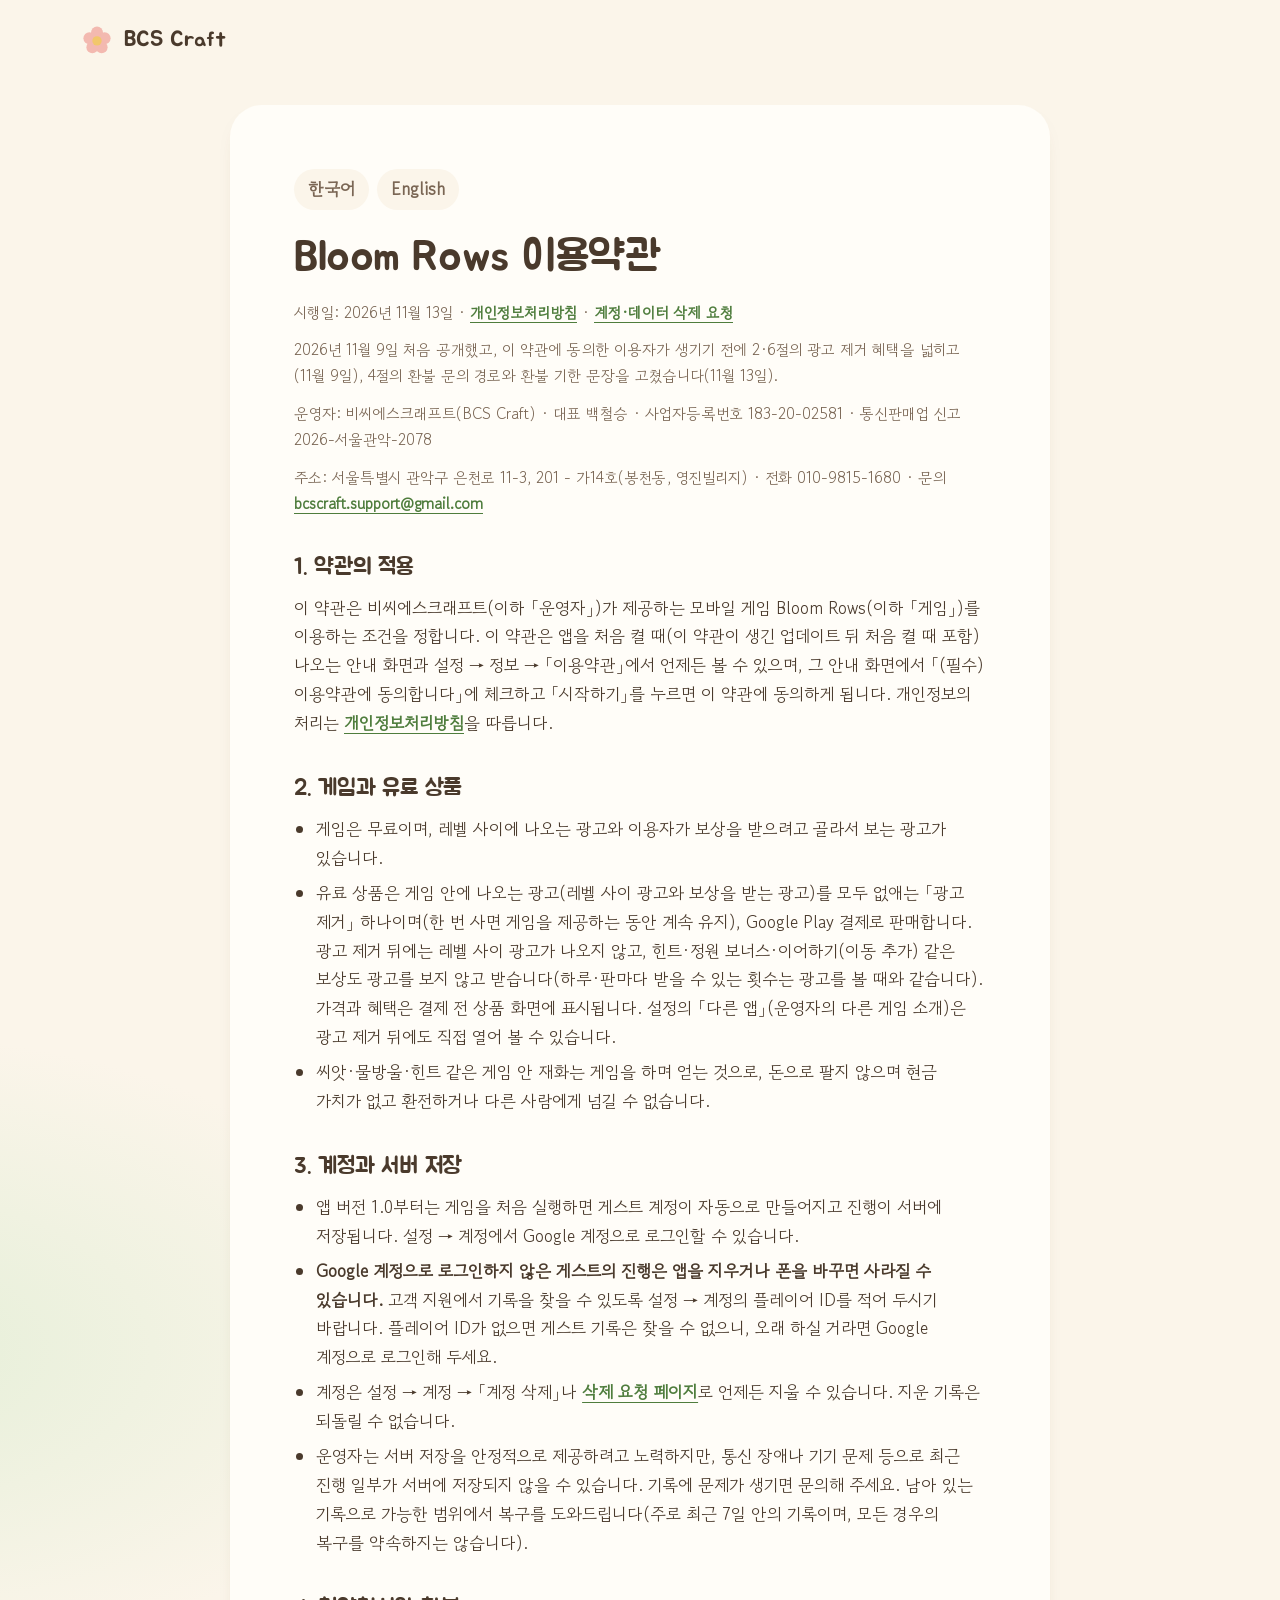
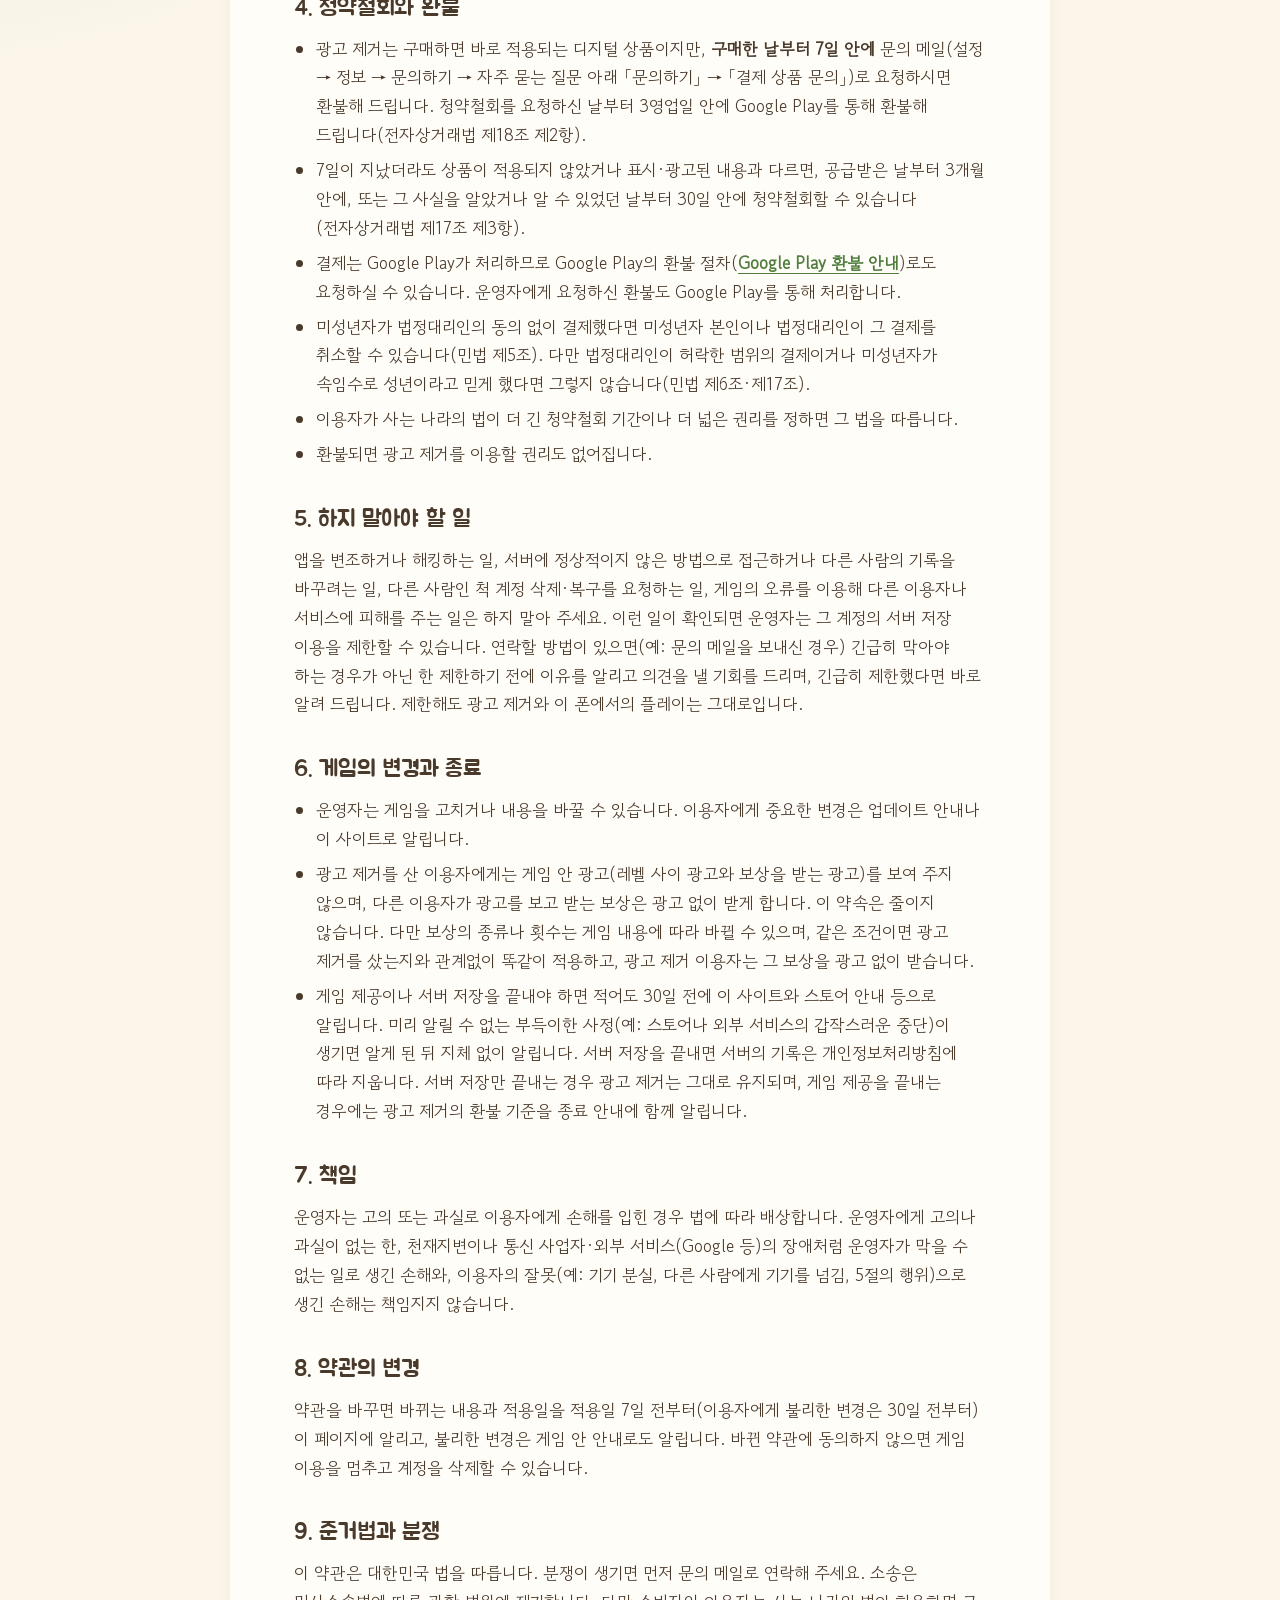
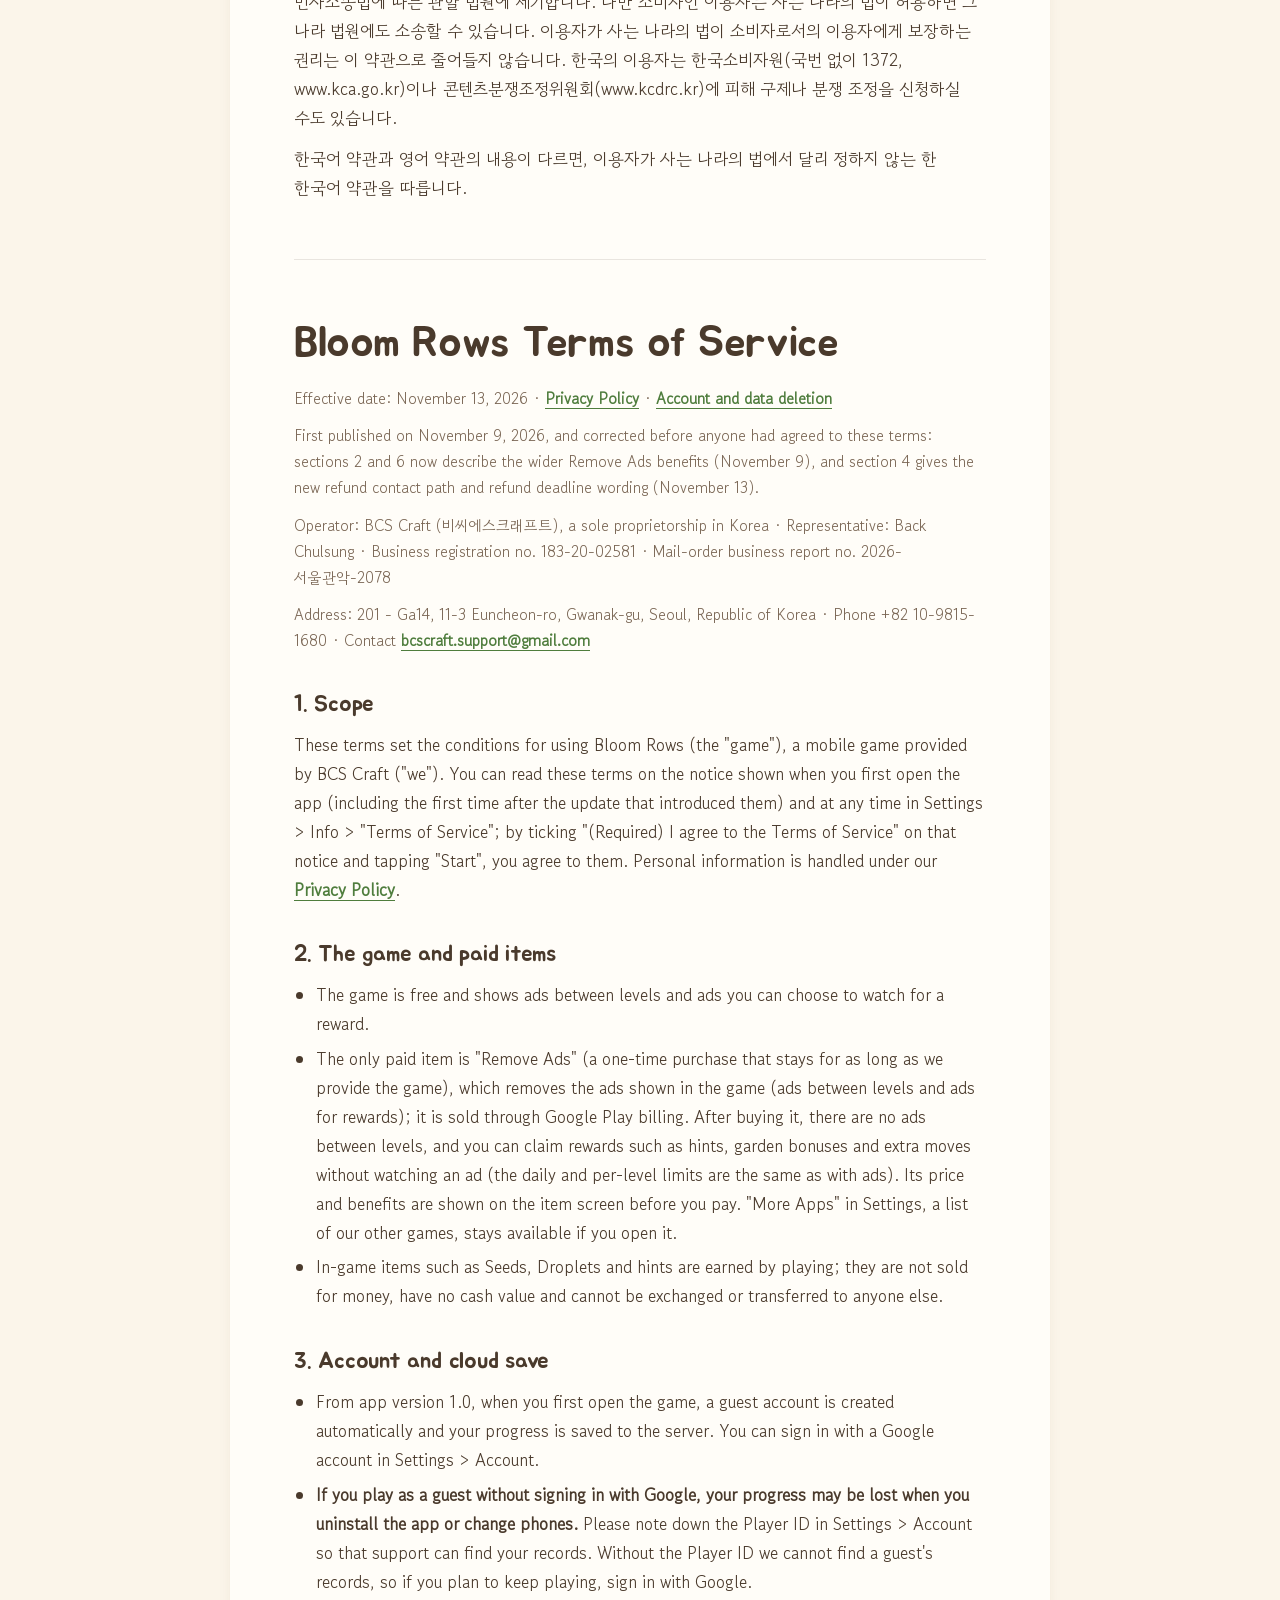
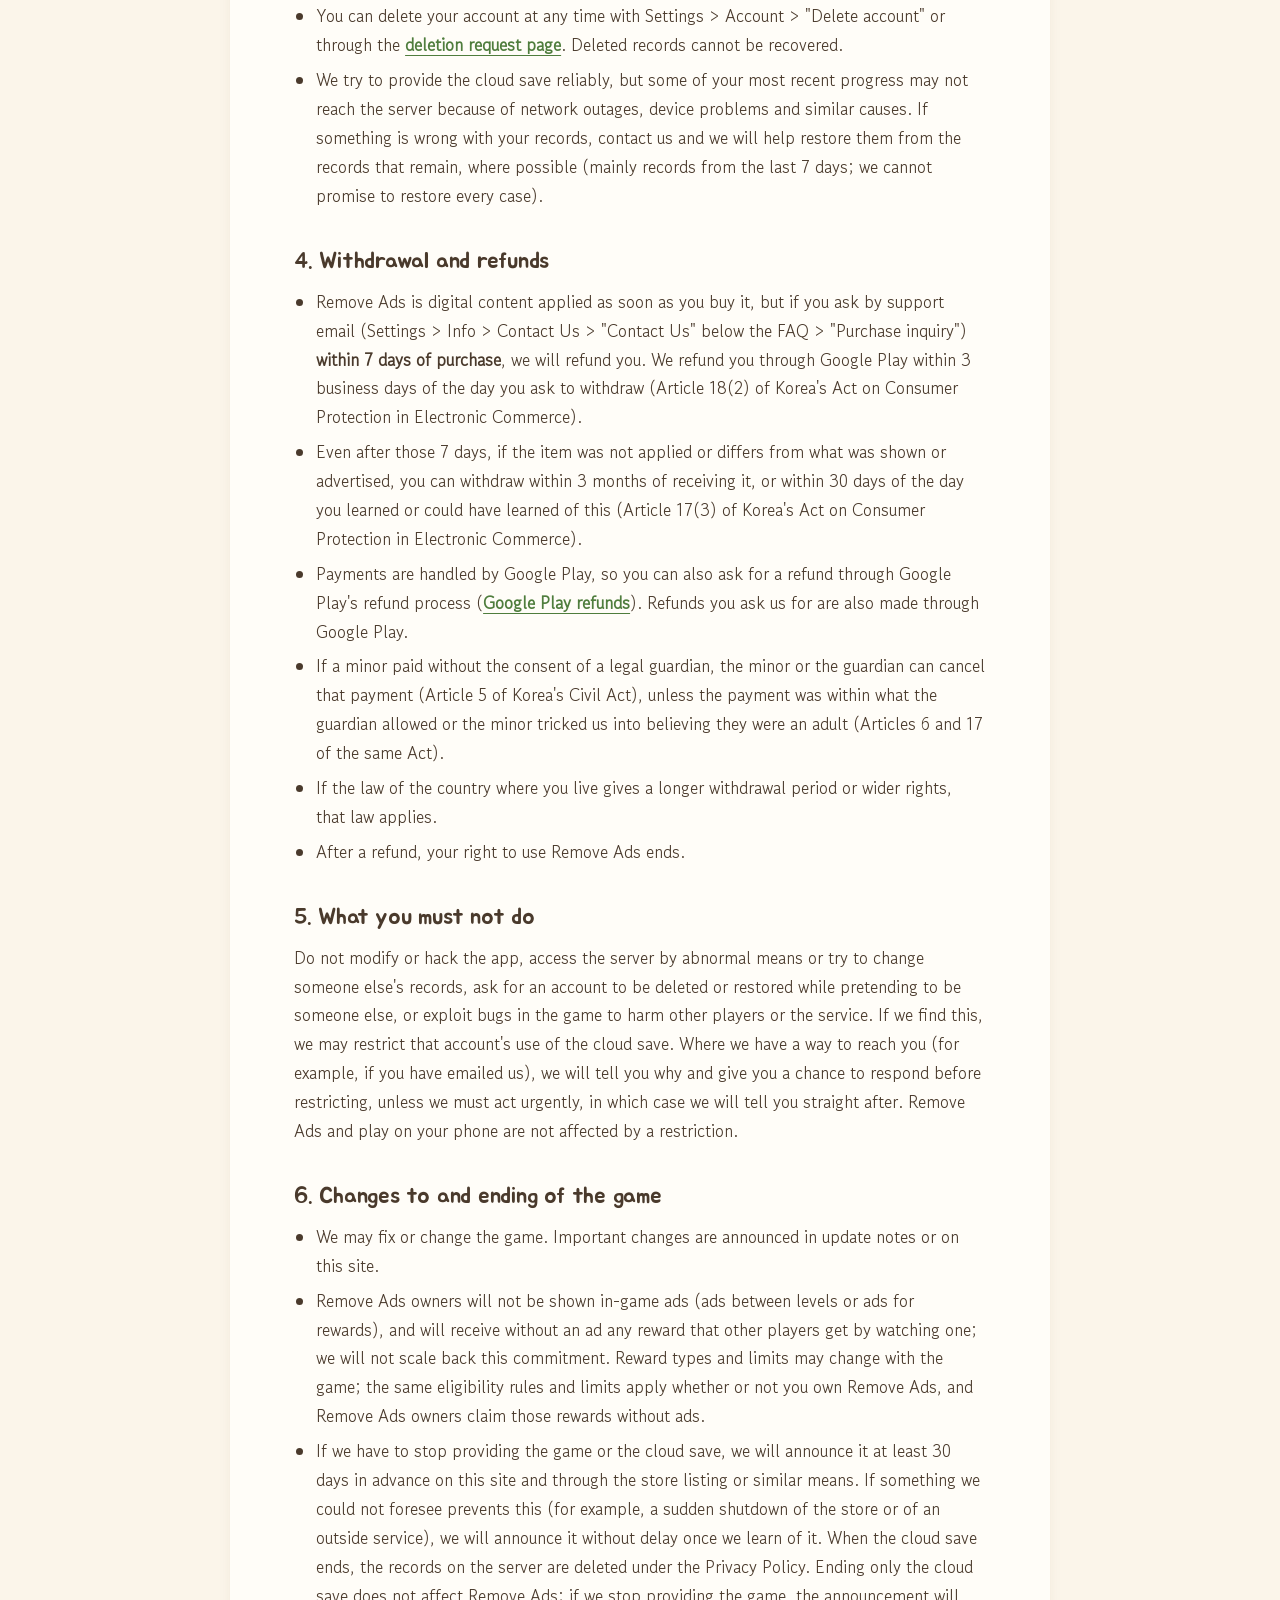
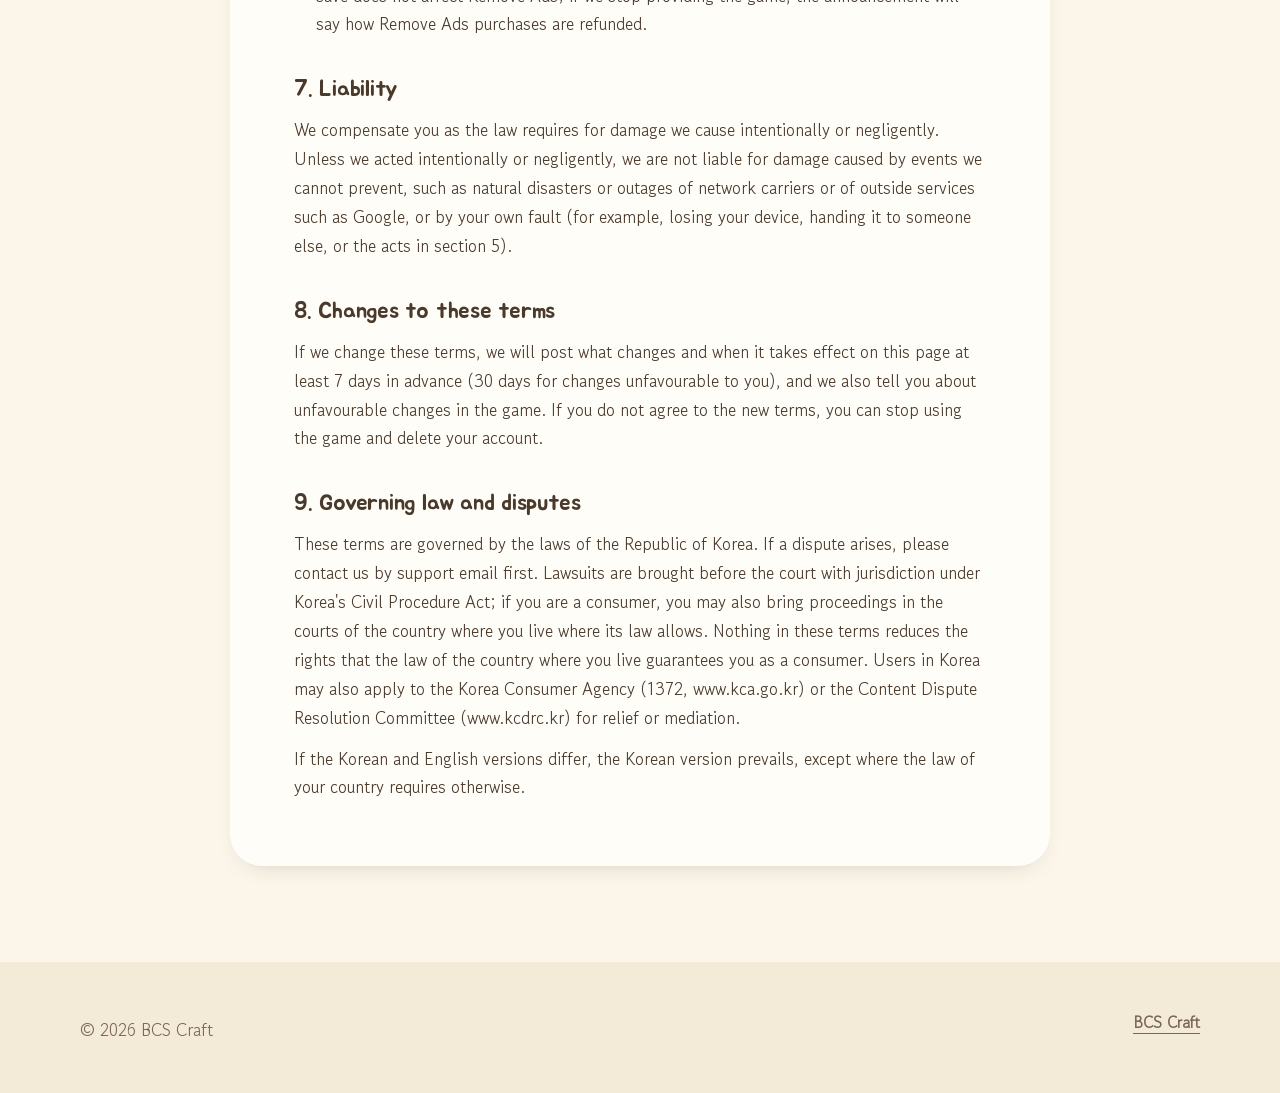
<file: bloomrows/terms.html>
<!doctype html>
<html lang="ko">
  <head>
    <meta charset="utf-8">
    <meta name="viewport" content="width=device-width, initial-scale=1">
    <meta name="theme-color" content="#fbf5ea">
    <meta name="description" content="Bloom Rows 이용약관 / Terms of Service">
    <link rel="canonical" href="https://baegagopa.github.io/crosspromo/bloomrows/terms.html">
    <link rel="stylesheet" href="../assets/fonts/fonts.css">
    <link rel="stylesheet" href="../assets/site.css">
    <title>Bloom Rows 이용약관 · Terms of Service</title>
  </head>
  <body>
    <header class="site-header page-width">
      <a class="brand" href="../" aria-label="BCS Craft">
        <svg class="brand__mark" viewBox="0 0 40 40" aria-hidden="true">
          <circle cx="20" cy="11" r="7"/><circle cx="29" cy="18" r="7"/><circle cx="25.5" cy="28.5" r="7"/>
          <circle cx="14.5" cy="28.5" r="7"/><circle cx="11" cy="18" r="7"/><circle class="brand__core" cx="20" cy="21" r="5.5"/>
        </svg>
        <span class="brand__name">BCS Craft</span>
      </a>
    </header>

    <main class="doc page-width">
      <article class="doc__card" id="ko" lang="ko">
        <nav class="doc__langs" aria-label="언어 / Language">
          <a href="#ko">한국어</a>
          <a href="#en">English</a>
        </nav>

        <h1>Bloom Rows 이용약관</h1>
        <div class="doc__meta">
          <p>시행일: 2026년 11월 13일 · <a href="./privacy.html">개인정보처리방침</a> · <a href="./delete.html">계정·데이터 삭제 요청</a></p>
          <p>2026년 11월 9일 처음 공개했고, 이 약관에 동의한 이용자가 생기기 전에 2·6절의 광고 제거 혜택을 넓히고(11월 9일), 4절의 환불 문의 경로와 환불 기한 문장을 고쳤습니다(11월 13일).</p>
          <p>운영자: 비씨에스크래프트(BCS Craft) · 대표 백철승 · 사업자등록번호 183-20-02581 · 통신판매업 신고 2026-서울관악-2078</p>
          <p>주소: 서울특별시 관악구 은천로 11-3, 201 - 가14호(봉천동, 영진빌리지) · 전화 010-9815-1680 · 문의 <a href="mailto:bcscraft.support@gmail.com">bcscraft.support@gmail.com</a></p>
        </div>

        <h2>1. 약관의 적용</h2>
        <p>이 약관은 비씨에스크래프트(이하 「운영자」)가 제공하는 모바일 게임 Bloom Rows(이하 「게임」)를 이용하는 조건을 정합니다. 이 약관은 앱을 처음 켤 때(이 약관이 생긴 업데이트 뒤 처음 켤 때 포함) 나오는 안내 화면과 설정 → 정보 → 「이용약관」에서 언제든 볼 수 있으며, 그 안내 화면에서 「(필수) 이용약관에 동의합니다」에 체크하고 「시작하기」를 누르면 이 약관에 동의하게 됩니다. 개인정보의 처리는 <a href="./privacy.html">개인정보처리방침</a>을 따릅니다.</p>

        <h2>2. 게임과 유료 상품</h2>
        <ul>
          <li>게임은 무료이며, 레벨 사이에 나오는 광고와 이용자가 보상을 받으려고 골라서 보는 광고가 있습니다.</li>
          <li>유료 상품은 게임 안에 나오는 광고(레벨 사이 광고와 보상을 받는 광고)를 모두 없애는 「광고 제거」 하나이며(한 번 사면 게임을 제공하는 동안 계속 유지), Google Play 결제로 판매합니다. 광고 제거 뒤에는 레벨 사이 광고가 나오지 않고, 힌트·정원 보너스·이어하기(이동 추가) 같은 보상도 광고를 보지 않고 받습니다(하루·판마다 받을 수 있는 횟수는 광고를 볼 때와 같습니다). 가격과 혜택은 결제 전 상품 화면에 표시됩니다. 설정의 「다른 앱」(운영자의 다른 게임 소개)은 광고 제거 뒤에도 직접 열어 볼 수 있습니다.</li>
          <li>씨앗·물방울·힌트 같은 게임 안 재화는 게임을 하며 얻는 것으로, 돈으로 팔지 않으며 현금 가치가 없고 환전하거나 다른 사람에게 넘길 수 없습니다.</li>
        </ul>

        <h2>3. 계정과 서버 저장</h2>
        <ul>
          <li>앱 버전 1.0부터는 게임을 처음 실행하면 게스트 계정이 자동으로 만들어지고 진행이 서버에 저장됩니다. 설정 → 계정에서 Google 계정으로 로그인할 수 있습니다.</li>
          <li><strong>Google 계정으로 로그인하지 않은 게스트의 진행은 앱을 지우거나 폰을 바꾸면 사라질 수 있습니다.</strong> 고객 지원에서 기록을 찾을 수 있도록 설정 → 계정의 플레이어 ID를 적어 두시기 바랍니다. 플레이어 ID가 없으면 게스트 기록은 찾을 수 없으니, 오래 하실 거라면 Google 계정으로 로그인해 두세요.</li>
          <li>계정은 설정 → 계정 → 「계정 삭제」나 <a href="./delete.html">삭제 요청 페이지</a>로 언제든 지울 수 있습니다. 지운 기록은 되돌릴 수 없습니다.</li>
          <li>운영자는 서버 저장을 안정적으로 제공하려고 노력하지만, 통신 장애나 기기 문제 등으로 최근 진행 일부가 서버에 저장되지 않을 수 있습니다. 기록에 문제가 생기면 문의해 주세요. 남아 있는 기록으로 가능한 범위에서 복구를 도와드립니다(주로 최근 7일 안의 기록이며, 모든 경우의 복구를 약속하지는 않습니다).</li>
        </ul>

        <h2>4. 청약철회와 환불</h2>
        <ul>
          <li>광고 제거는 구매하면 바로 적용되는 디지털 상품이지만, <strong>구매한 날부터 7일 안에</strong> 문의 메일(설정 → 정보 → 문의하기 → 자주 묻는 질문 아래 「문의하기」 → 「결제 상품 문의」)로 요청하시면 환불해 드립니다. 청약철회를 요청하신 날부터 3영업일 안에 Google Play를 통해 환불해 드립니다(전자상거래법 제18조 제2항).</li>
          <li>7일이 지났더라도 상품이 적용되지 않았거나 표시·광고된 내용과 다르면, 공급받은 날부터 3개월 안에, 또는 그 사실을 알았거나 알 수 있었던 날부터 30일 안에 청약철회할 수 있습니다(전자상거래법 제17조 제3항).</li>
          <li>결제는 Google Play가 처리하므로 Google Play의 환불 절차(<a href="https://support.google.com/googleplay/answer/2479637">Google Play 환불 안내</a>)로도 요청하실 수 있습니다. 운영자에게 요청하신 환불도 Google Play를 통해 처리합니다.</li>
          <li>미성년자가 법정대리인의 동의 없이 결제했다면 미성년자 본인이나 법정대리인이 그 결제를 취소할 수 있습니다(민법 제5조). 다만 법정대리인이 허락한 범위의 결제이거나 미성년자가 속임수로 성년이라고 믿게 했다면 그렇지 않습니다(민법 제6조·제17조).</li>
          <li>이용자가 사는 나라의 법이 더 긴 청약철회 기간이나 더 넓은 권리를 정하면 그 법을 따릅니다.</li>
          <li>환불되면 광고 제거를 이용할 권리도 없어집니다.</li>
        </ul>

        <h2>5. 하지 말아야 할 일</h2>
        <p>앱을 변조하거나 해킹하는 일, 서버에 정상적이지 않은 방법으로 접근하거나 다른 사람의 기록을 바꾸려는 일, 다른 사람인 척 계정 삭제·복구를 요청하는 일, 게임의 오류를 이용해 다른 이용자나 서비스에 피해를 주는 일은 하지 말아 주세요. 이런 일이 확인되면 운영자는 그 계정의 서버 저장 이용을 제한할 수 있습니다. 연락할 방법이 있으면(예: 문의 메일을 보내신 경우) 긴급히 막아야 하는 경우가 아닌 한 제한하기 전에 이유를 알리고 의견을 낼 기회를 드리며, 긴급히 제한했다면 바로 알려 드립니다. 제한해도 광고 제거와 이 폰에서의 플레이는 그대로입니다.</p>

        <h2>6. 게임의 변경과 종료</h2>
        <ul>
          <li>운영자는 게임을 고치거나 내용을 바꿀 수 있습니다. 이용자에게 중요한 변경은 업데이트 안내나 이 사이트로 알립니다.</li>
          <li>광고 제거를 산 이용자에게는 게임 안 광고(레벨 사이 광고와 보상을 받는 광고)를 보여 주지 않으며, 다른 이용자가 광고를 보고 받는 보상은 광고 없이 받게 합니다. 이 약속은 줄이지 않습니다. 다만 보상의 종류나 횟수는 게임 내용에 따라 바뀔 수 있으며, 같은 조건이면 광고 제거를 샀는지와 관계없이 똑같이 적용하고, 광고 제거 이용자는 그 보상을 광고 없이 받습니다.</li>
          <li>게임 제공이나 서버 저장을 끝내야 하면 적어도 30일 전에 이 사이트와 스토어 안내 등으로 알립니다. 미리 알릴 수 없는 부득이한 사정(예: 스토어나 외부 서비스의 갑작스러운 중단)이 생기면 알게 된 뒤 지체 없이 알립니다. 서버 저장을 끝내면 서버의 기록은 개인정보처리방침에 따라 지웁니다. 서버 저장만 끝내는 경우 광고 제거는 그대로 유지되며, 게임 제공을 끝내는 경우에는 광고 제거의 환불 기준을 종료 안내에 함께 알립니다.</li>
        </ul>

        <h2>7. 책임</h2>
        <p>운영자는 고의 또는 과실로 이용자에게 손해를 입힌 경우 법에 따라 배상합니다. 운영자에게 고의나 과실이 없는 한, 천재지변이나 통신 사업자·외부 서비스(Google 등)의 장애처럼 운영자가 막을 수 없는 일로 생긴 손해와, 이용자의 잘못(예: 기기 분실, 다른 사람에게 기기를 넘김, 5절의 행위)으로 생긴 손해는 책임지지 않습니다.</p>

        <h2>8. 약관의 변경</h2>
        <p>약관을 바꾸면 바뀌는 내용과 적용일을 적용일 7일 전부터(이용자에게 불리한 변경은 30일 전부터) 이 페이지에 알리고, 불리한 변경은 게임 안 안내로도 알립니다. 바뀐 약관에 동의하지 않으면 게임 이용을 멈추고 계정을 삭제할 수 있습니다.</p>

        <h2>9. 준거법과 분쟁</h2>
        <p>이 약관은 대한민국 법을 따릅니다. 분쟁이 생기면 먼저 문의 메일로 연락해 주세요. 소송은 민사소송법에 따른 관할 법원에 제기합니다. 다만 소비자인 이용자는 사는 나라의 법이 허용하면 그 나라 법원에도 소송할 수 있습니다. 이용자가 사는 나라의 법이 소비자로서의 이용자에게 보장하는 권리는 이 약관으로 줄어들지 않습니다. 한국의 이용자는 한국소비자원(국번 없이 1372, www.kca.go.kr)이나 콘텐츠분쟁조정위원회(www.kcdrc.kr)에 피해 구제나 분쟁 조정을 신청하실 수도 있습니다.</p>
        <p>한국어 약관과 영어 약관의 내용이 다르면, 이용자가 사는 나라의 법에서 달리 정하지 않는 한 한국어 약관을 따릅니다.</p>

        <hr class="doc__divider">

        <section id="en" lang="en">
          <h1>Bloom Rows Terms of Service</h1>
          <div class="doc__meta">
            <p>Effective date: November 13, 2026 · <a href="./privacy.html#en">Privacy Policy</a> · <a href="./delete.html#en">Account and data deletion</a></p>
            <p>First published on November 9, 2026, and corrected before anyone had agreed to these terms: sections 2 and 6 now describe the wider Remove Ads benefits (November 9), and section 4 gives the new refund contact path and refund deadline wording (November 13).</p>
            <p>Operator: BCS Craft (비씨에스크래프트), a sole proprietorship in Korea · Representative: Back Chulsung · Business registration no. 183-20-02581 · Mail-order business report no. 2026-서울관악-2078</p>
            <p>Address: 201 - Ga14, 11-3 Euncheon-ro, Gwanak-gu, Seoul, Republic of Korea · Phone +82 10-9815-1680 · Contact <a href="mailto:bcscraft.support@gmail.com">bcscraft.support@gmail.com</a></p>
          </div>

          <h2>1. Scope</h2>
          <p>These terms set the conditions for using Bloom Rows (the "game"), a mobile game provided by BCS Craft ("we"). You can read these terms on the notice shown when you first open the app (including the first time after the update that introduced them) and at any time in Settings &gt; Info &gt; "Terms of Service"; by ticking "(Required) I agree to the Terms of Service" on that notice and tapping "Start", you agree to them. Personal information is handled under our <a href="./privacy.html#en">Privacy Policy</a>.</p>

          <h2>2. The game and paid items</h2>
          <ul>
            <li>The game is free and shows ads between levels and ads you can choose to watch for a reward.</li>
            <li>The only paid item is "Remove Ads" (a one-time purchase that stays for as long as we provide the game), which removes the ads shown in the game (ads between levels and ads for rewards); it is sold through Google Play billing. After buying it, there are no ads between levels, and you can claim rewards such as hints, garden bonuses and extra moves without watching an ad (the daily and per-level limits are the same as with ads). Its price and benefits are shown on the item screen before you pay. "More Apps" in Settings, a list of our other games, stays available if you open it.</li>
            <li>In-game items such as Seeds, Droplets and hints are earned by playing; they are not sold for money, have no cash value and cannot be exchanged or transferred to anyone else.</li>
          </ul>

          <h2>3. Account and cloud save</h2>
          <ul>
            <li>From app version 1.0, when you first open the game, a guest account is created automatically and your progress is saved to the server. You can sign in with a Google account in Settings &gt; Account.</li>
            <li><strong>If you play as a guest without signing in with Google, your progress may be lost when you uninstall the app or change phones.</strong> Please note down the Player ID in Settings &gt; Account so that support can find your records. Without the Player ID we cannot find a guest's records, so if you plan to keep playing, sign in with Google.</li>
            <li>You can delete your account at any time with Settings &gt; Account &gt; "Delete account" or through the <a href="./delete.html#en">deletion request page</a>. Deleted records cannot be recovered.</li>
            <li>We try to provide the cloud save reliably, but some of your most recent progress may not reach the server because of network outages, device problems and similar causes. If something is wrong with your records, contact us and we will help restore them from the records that remain, where possible (mainly records from the last 7 days; we cannot promise to restore every case).</li>
          </ul>

          <h2>4. Withdrawal and refunds</h2>
          <ul>
            <li>Remove Ads is digital content applied as soon as you buy it, but if you ask by support email (Settings &gt; Info &gt; Contact Us &gt; "Contact Us" below the FAQ &gt; "Purchase inquiry") <strong>within 7 days of purchase</strong>, we will refund you. We refund you through Google Play within 3 business days of the day you ask to withdraw (Article 18(2) of Korea's Act on Consumer Protection in Electronic Commerce).</li>
            <li>Even after those 7 days, if the item was not applied or differs from what was shown or advertised, you can withdraw within 3 months of receiving it, or within 30 days of the day you learned or could have learned of this (Article 17(3) of Korea's Act on Consumer Protection in Electronic Commerce).</li>
            <li>Payments are handled by Google Play, so you can also ask for a refund through Google Play's refund process (<a href="https://support.google.com/googleplay/answer/2479637">Google Play refunds</a>). Refunds you ask us for are also made through Google Play.</li>
            <li>If a minor paid without the consent of a legal guardian, the minor or the guardian can cancel that payment (Article 5 of Korea's Civil Act), unless the payment was within what the guardian allowed or the minor tricked us into believing they were an adult (Articles 6 and 17 of the same Act).</li>
            <li>If the law of the country where you live gives a longer withdrawal period or wider rights, that law applies.</li>
            <li>After a refund, your right to use Remove Ads ends.</li>
          </ul>

          <h2>5. What you must not do</h2>
          <p>Do not modify or hack the app, access the server by abnormal means or try to change someone else's records, ask for an account to be deleted or restored while pretending to be someone else, or exploit bugs in the game to harm other players or the service. If we find this, we may restrict that account's use of the cloud save. Where we have a way to reach you (for example, if you have emailed us), we will tell you why and give you a chance to respond before restricting, unless we must act urgently, in which case we will tell you straight after. Remove Ads and play on your phone are not affected by a restriction.</p>

          <h2>6. Changes to and ending of the game</h2>
          <ul>
            <li>We may fix or change the game. Important changes are announced in update notes or on this site.</li>
            <li>Remove Ads owners will not be shown in-game ads (ads between levels or ads for rewards), and will receive without an ad any reward that other players get by watching one; we will not scale back this commitment. Reward types and limits may change with the game; the same eligibility rules and limits apply whether or not you own Remove Ads, and Remove Ads owners claim those rewards without ads.</li>
            <li>If we have to stop providing the game or the cloud save, we will announce it at least 30 days in advance on this site and through the store listing or similar means. If something we could not foresee prevents this (for example, a sudden shutdown of the store or of an outside service), we will announce it without delay once we learn of it. When the cloud save ends, the records on the server are deleted under the Privacy Policy. Ending only the cloud save does not affect Remove Ads; if we stop providing the game, the announcement will say how Remove Ads purchases are refunded.</li>
          </ul>

          <h2>7. Liability</h2>
          <p>We compensate you as the law requires for damage we cause intentionally or negligently. Unless we acted intentionally or negligently, we are not liable for damage caused by events we cannot prevent, such as natural disasters or outages of network carriers or of outside services such as Google, or by your own fault (for example, losing your device, handing it to someone else, or the acts in section 5).</p>

          <h2>8. Changes to these terms</h2>
          <p>If we change these terms, we will post what changes and when it takes effect on this page at least 7 days in advance (30 days for changes unfavourable to you), and we also tell you about unfavourable changes in the game. If you do not agree to the new terms, you can stop using the game and delete your account.</p>

          <h2>9. Governing law and disputes</h2>
          <p>These terms are governed by the laws of the Republic of Korea. If a dispute arises, please contact us by support email first. Lawsuits are brought before the court with jurisdiction under Korea's Civil Procedure Act; if you are a consumer, you may also bring proceedings in the courts of the country where you live where its law allows. Nothing in these terms reduces the rights that the law of the country where you live guarantees you as a consumer. Users in Korea may also apply to the Korea Consumer Agency (1372, www.kca.go.kr) or the Content Dispute Resolution Committee (www.kcdrc.kr) for relief or mediation.</p>

          <p>If the Korean and English versions differ, the Korean version prevails, except where the law of your country requires otherwise.</p>
        </section>
      </article>
    </main>

    <footer class="site-footer">
      <div class="page-width site-footer__inner">
        <p class="site-footer__tagline">© 2026 BCS Craft</p>
        <ul class="site-footer__links">
          <li><a href="../">BCS Craft</a></li>
        </ul>
      </div>
    </footer>
  </body>
</html>
</file>
<file: assets/fonts/fonts.css>
/* Self-hosted copy of Google Fonts (Gowun Dodum, Jua, Nunito — SIL Open Font License 1.1, see OFL-*.txt).
   Downloaded 2026-10-29 so the site sends no visitor request to Google Fonts. */
@font-face {
  font-family: 'Gowun Dodum';
  font-style: normal;
  font-weight: 400;
  font-display: swap;
  src: url(gowundodum_v12_3Jn5SD_00GqwlBnWc1TUJF0AFPJJ3oAcQhA685dKXogXvvOvaew.0.woff2) format('woff2');
  unicode-range: U+f9ca-fa0b, U+ff03-ff05, U+ff07, U+ff0a-ff0b, U+ff0d-ff19, U+ff1b, U+ff1d, U+ff20-ff5b, U+ff5d, U+ffe0-ffe3, U+ffe5-ffe6;
}
@font-face {
  font-family: 'Gowun Dodum';
  font-style: normal;
  font-weight: 400;
  font-display: swap;
  src: url(gowundodum_v12_3Jn5SD_00GqwlBnWc1TUJF0AFPJJ3oAcQhA685dKXogXvvOvaew.2.woff2) format('woff2');
  unicode-range: U+d723-d728, U+d72a-d733, U+d735-d748, U+d74a-d74f, U+d752-d753, U+d755-d757, U+d75a-d75f, U+d762-d764, U+d766-d768, U+d76a-d76b, U+d76d-d76f, U+d771-d787, U+d789-d78b, U+d78d-d78f, U+d791-d797, U+d79a, U+d79c, U+d79e-d7a3, U+f900-f909, U+f90b-f92e;
}
@font-face {
  font-family: 'Gowun Dodum';
  font-style: normal;
  font-weight: 400;
  font-display: swap;
  src: url(gowundodum_v12_3Jn5SD_00GqwlBnWc1TUJF0AFPJJ3oAcQhA685dKXogXvvOvaew.3.woff2) format('woff2');
  unicode-range: U+d679-d68b, U+d68e-d69e, U+d6a0, U+d6a2-d6a7, U+d6a9-d6c3, U+d6c6-d6c7, U+d6c9-d6cb, U+d6cd-d6d3, U+d6d5-d6d6, U+d6d8-d6e3, U+d6e5-d6e7, U+d6e9-d6fb, U+d6fd-d717, U+d719-d71f, U+d721-d722;
}
@font-face {
  font-family: 'Gowun Dodum';
  font-style: normal;
  font-weight: 400;
  font-display: swap;
  src: url(gowundodum_v12_3Jn5SD_00GqwlBnWc1TUJF0AFPJJ3oAcQhA685dKXogXvvOvaew.4.woff2) format('woff2');
  unicode-range: U+d5bc-d5c7, U+d5ca-d5cb, U+d5cd-d5cf, U+d5d1-d5d7, U+d5d9-d5da, U+d5dc, U+d5de-d5e3, U+d5e6-d5e7, U+d5e9-d5eb, U+d5ed-d5f6, U+d5f8, U+d5fa-d5ff, U+d602-d603, U+d605-d607, U+d609-d60f, U+d612-d613, U+d616-d61b, U+d61d-d637, U+d63a-d63b, U+d63d-d63f, U+d641-d647, U+d64a-d64c, U+d64e-d653, U+d656-d657, U+d659-d65b, U+d65d-d666, U+d668, U+d66a-d678;
}
@font-face {
  font-family: 'Gowun Dodum';
  font-style: normal;
  font-weight: 400;
  font-display: swap;
  src: url(gowundodum_v12_3Jn5SD_00GqwlBnWc1TUJF0AFPJJ3oAcQhA685dKXogXvvOvaew.5.woff2) format('woff2');
  unicode-range: U+d507, U+d509-d50b, U+d50d-d513, U+d515-d53b, U+d53e-d53f, U+d541-d543, U+d545-d54c, U+d54e, U+d550, U+d552-d557, U+d55a-d55b, U+d55d-d55f, U+d561-d564, U+d566-d567, U+d56a, U+d56c, U+d56e-d573, U+d576-d577, U+d579-d583, U+d585-d586, U+d58a-d5a4, U+d5a6-d5bb;
}
@font-face {
  font-family: 'Gowun Dodum';
  font-style: normal;
  font-weight: 400;
  font-display: swap;
  src: url(gowundodum_v12_3Jn5SD_00GqwlBnWc1TUJF0AFPJJ3oAcQhA685dKXogXvvOvaew.6.woff2) format('woff2');
  unicode-range: U+d464-d477, U+d47a-d47b, U+d47d-d47f, U+d481-d487, U+d489-d48a, U+d48c, U+d48e-d4e7, U+d4e9-d503, U+d505-d506;
}
@font-face {
  font-family: 'Gowun Dodum';
  font-style: normal;
  font-weight: 400;
  font-display: swap;
  src: url(gowundodum_v12_3Jn5SD_00GqwlBnWc1TUJF0AFPJJ3oAcQhA685dKXogXvvOvaew.7.woff2) format('woff2');
  unicode-range: U+d3bf-d3c7, U+d3ca-d3cf, U+d3d1-d3eb, U+d3ee-d3ef, U+d3f1-d3f3, U+d3f5-d3fb, U+d3fd-d400, U+d402-d45b, U+d45d-d463;
}
@font-face {
  font-family: 'Gowun Dodum';
  font-style: normal;
  font-weight: 400;
  font-display: swap;
  src: url(gowundodum_v12_3Jn5SD_00GqwlBnWc1TUJF0AFPJJ3oAcQhA685dKXogXvvOvaew.8.woff2) format('woff2');
  unicode-range: U+d2ff, U+d302-d304, U+d306-d30b, U+d30f, U+d311-d313, U+d315-d31b, U+d31e, U+d322-d324, U+d326-d327, U+d32a-d32b, U+d32d-d32f, U+d331-d337, U+d339-d33c, U+d33e-d37b, U+d37e-d37f, U+d381-d383, U+d385-d38b, U+d38e-d390, U+d392-d397, U+d39a-d39b, U+d39d-d39f, U+d3a1-d3a7, U+d3a9-d3aa, U+d3ac, U+d3ae-d3b3, U+d3b5-d3b7, U+d3b9-d3bb, U+d3bd-d3be;
}
@font-face {
  font-family: 'Gowun Dodum';
  font-style: normal;
  font-weight: 400;
  font-display: swap;
  src: url(gowundodum_v12_3Jn5SD_00GqwlBnWc1TUJF0AFPJJ3oAcQhA685dKXogXvvOvaew.9.woff2) format('woff2');
  unicode-range: U+d257-d27f, U+d281-d29b, U+d29d-d29f, U+d2a1-d2ab, U+d2ad-d2b7, U+d2ba-d2bb, U+d2bd-d2bf, U+d2c1-d2c7, U+d2c9-d2ef, U+d2f2-d2f3, U+d2f5-d2f7, U+d2f9-d2fe;
}
@font-face {
  font-family: 'Gowun Dodum';
  font-style: normal;
  font-weight: 400;
  font-display: swap;
  src: url(gowundodum_v12_3Jn5SD_00GqwlBnWc1TUJF0AFPJJ3oAcQhA685dKXogXvvOvaew.10.woff2) format('woff2');
  unicode-range: U+d1b4, U+d1b6-d1f3, U+d1f5-d22b, U+d22e-d22f, U+d231-d233, U+d235-d23b, U+d23d-d240, U+d242-d256;
}
@font-face {
  font-family: 'Gowun Dodum';
  font-style: normal;
  font-weight: 400;
  font-display: swap;
  src: url(gowundodum_v12_3Jn5SD_00GqwlBnWc1TUJF0AFPJJ3oAcQhA685dKXogXvvOvaew.11.woff2) format('woff2');
  unicode-range: U+d105-d12f, U+d132-d133, U+d135-d137, U+d139-d13f, U+d141-d142, U+d144, U+d146-d14b, U+d14e-d14f, U+d151-d153, U+d155-d15b, U+d15e-d187, U+d189-d19f, U+d1a2-d1a3, U+d1a5-d1a7, U+d1a9-d1af, U+d1b2-d1b3;
}
@font-face {
  font-family: 'Gowun Dodum';
  font-style: normal;
  font-weight: 400;
  font-display: swap;
  src: url(gowundodum_v12_3Jn5SD_00GqwlBnWc1TUJF0AFPJJ3oAcQhA685dKXogXvvOvaew.12.woff2) format('woff2');
  unicode-range: U+d04b-d04f, U+d051-d057, U+d059-d06b, U+d06d-d06f, U+d071-d073, U+d075-d07b, U+d07e-d0a3, U+d0a6-d0a7, U+d0a9-d0ab, U+d0ad-d0b3, U+d0b6, U+d0b8, U+d0ba-d0bf, U+d0c2-d0c3, U+d0c5-d0c7, U+d0c9-d0cf, U+d0d2, U+d0d6-d0db, U+d0de-d0df, U+d0e1-d0e3, U+d0e5-d0eb, U+d0ee-d0f0, U+d0f2-d104;
}
@font-face {
  font-family: 'Gowun Dodum';
  font-style: normal;
  font-weight: 400;
  font-display: swap;
  src: url(gowundodum_v12_3Jn5SD_00GqwlBnWc1TUJF0AFPJJ3oAcQhA685dKXogXvvOvaew.13.woff2) format('woff2');
  unicode-range: U+cfa2-cfc3, U+cfc5-cfdf, U+cfe2-cfe3, U+cfe5-cfe7, U+cfe9-cff4, U+cff6-cffb, U+cffd-cfff, U+d001-d003, U+d005-d017, U+d019-d033, U+d036-d037, U+d039-d03b, U+d03d-d04a;
}
@font-face {
  font-family: 'Gowun Dodum';
  font-style: normal;
  font-weight: 400;
  font-display: swap;
  src: url(gowundodum_v12_3Jn5SD_00GqwlBnWc1TUJF0AFPJJ3oAcQhA685dKXogXvvOvaew.14.woff2) format('woff2');
  unicode-range: U+cef0-cef3, U+cef6, U+cef9-ceff, U+cf01-cf03, U+cf05-cf07, U+cf09-cf0f, U+cf11-cf12, U+cf14-cf1b, U+cf1d-cf1f, U+cf21-cf2f, U+cf31-cf53, U+cf56-cf57, U+cf59-cf5b, U+cf5d-cf63, U+cf66, U+cf68, U+cf6a-cf6f, U+cf71-cf84, U+cf86-cf8b, U+cf8d-cfa1;
}
@font-face {
  font-family: 'Gowun Dodum';
  font-style: normal;
  font-weight: 400;
  font-display: swap;
  src: url(gowundodum_v12_3Jn5SD_00GqwlBnWc1TUJF0AFPJJ3oAcQhA685dKXogXvvOvaew.15.woff2) format('woff2');
  unicode-range: U+ce3c-ce57, U+ce5a-ce5b, U+ce5d-ce5f, U+ce61-ce67, U+ce6a, U+ce6c, U+ce6e-ce73, U+ce76-ce77, U+ce79-ce7b, U+ce7d-ce83, U+ce85-ce88, U+ce8a-ce8f, U+ce91-ce93, U+ce95-ce97, U+ce99-ce9f, U+cea2, U+cea4-ceab, U+cead-cee3, U+cee6-cee7, U+cee9-ceeb, U+ceed-ceef;
}
@font-face {
  font-family: 'Gowun Dodum';
  font-style: normal;
  font-weight: 400;
  font-display: swap;
  src: url(gowundodum_v12_3Jn5SD_00GqwlBnWc1TUJF0AFPJJ3oAcQhA685dKXogXvvOvaew.16.woff2) format('woff2');
  unicode-range: U+cd92-cd93, U+cd96-cd97, U+cd99-cd9b, U+cd9d-cda3, U+cda6-cda8, U+cdaa-cdaf, U+cdb1-cdc3, U+cdc5-cdcb, U+cdcd-cde7, U+cde9-ce03, U+ce05-ce1f, U+ce22-ce34, U+ce36-ce3b;
}
@font-face {
  font-family: 'Gowun Dodum';
  font-style: normal;
  font-weight: 400;
  font-display: swap;
  src: url(gowundodum_v12_3Jn5SD_00GqwlBnWc1TUJF0AFPJJ3oAcQhA685dKXogXvvOvaew.17.woff2) format('woff2');
  unicode-range: U+ccef-cd07, U+cd0a-cd0b, U+cd0d-cd1a, U+cd1c, U+cd1e-cd2b, U+cd2d-cd5b, U+cd5d-cd77, U+cd79-cd91;
}
@font-face {
  font-family: 'Gowun Dodum';
  font-style: normal;
  font-weight: 400;
  font-display: swap;
  src: url(gowundodum_v12_3Jn5SD_00GqwlBnWc1TUJF0AFPJJ3oAcQhA685dKXogXvvOvaew.18.woff2) format('woff2');
  unicode-range: U+cc3f-cc43, U+cc46-cc47, U+cc49-cc4b, U+cc4d-cc53, U+cc55-cc58, U+cc5a-cc5f, U+cc61-cc97, U+cc9a-cc9b, U+cc9d-cc9f, U+cca1-cca7, U+ccaa, U+ccac, U+ccae-ccb3, U+ccb6-ccb7, U+ccb9-ccbb, U+ccbd-cccf, U+ccd1-cce3, U+cce5-ccee;
}
@font-face {
  font-family: 'Gowun Dodum';
  font-style: normal;
  font-weight: 400;
  font-display: swap;
  src: url(gowundodum_v12_3Jn5SD_00GqwlBnWc1TUJF0AFPJJ3oAcQhA685dKXogXvvOvaew.19.woff2) format('woff2');
  unicode-range: U+cb91-cbd3, U+cbd5-cbe3, U+cbe5-cc0b, U+cc0e-cc0f, U+cc11-cc13, U+cc15-cc1b, U+cc1d-cc20, U+cc23-cc27, U+cc2a-cc2b, U+cc2d, U+cc2f, U+cc31-cc37, U+cc3a, U+cc3c;
}
@font-face {
  font-family: 'Gowun Dodum';
  font-style: normal;
  font-weight: 400;
  font-display: swap;
  src: url(gowundodum_v12_3Jn5SD_00GqwlBnWc1TUJF0AFPJJ3oAcQhA685dKXogXvvOvaew.20.woff2) format('woff2');
  unicode-range: U+caf4-cb47, U+cb4a-cb90;
}
@font-face {
  font-family: 'Gowun Dodum';
  font-style: normal;
  font-weight: 400;
  font-display: swap;
  src: url(gowundodum_v12_3Jn5SD_00GqwlBnWc1TUJF0AFPJJ3oAcQhA685dKXogXvvOvaew.21.woff2) format('woff2');
  unicode-range: U+ca4a-ca4b, U+ca4e-ca4f, U+ca51-ca53, U+ca55-ca5b, U+ca5d-ca60, U+ca62-ca83, U+ca85-cabb, U+cabe-cabf, U+cac1-cac3, U+cac5-cacb, U+cacd-cad0, U+cad2, U+cad4-cad8, U+cada-caf3;
}
@font-face {
  font-family: 'Gowun Dodum';
  font-style: normal;
  font-weight: 400;
  font-display: swap;
  src: url(gowundodum_v12_3Jn5SD_00GqwlBnWc1TUJF0AFPJJ3oAcQhA685dKXogXvvOvaew.22.woff2) format('woff2');
  unicode-range: U+c996-c997, U+c99a-c99c, U+c99e-c9bf, U+c9c2-c9c3, U+c9c5-c9c7, U+c9c9-c9cf, U+c9d2, U+c9d4, U+c9d7-c9d8, U+c9db, U+c9de-c9df, U+c9e1-c9e3, U+c9e5-c9e6, U+c9e8-c9eb, U+c9ee-c9f0, U+c9f2-c9f7, U+c9f9-ca0b, U+ca0d-ca28, U+ca2a-ca49;
}
@font-face {
  font-family: 'Gowun Dodum';
  font-style: normal;
  font-weight: 400;
  font-display: swap;
  src: url(gowundodum_v12_3Jn5SD_00GqwlBnWc1TUJF0AFPJJ3oAcQhA685dKXogXvvOvaew.23.woff2) format('woff2');
  unicode-range: U+c8e9-c8f4, U+c8f6-c8fb, U+c8fe-c8ff, U+c901-c903, U+c905-c90b, U+c90e-c910, U+c912-c917, U+c919-c92b, U+c92d-c94f, U+c951-c953, U+c955-c96b, U+c96d-c973, U+c975-c987, U+c98a-c98b, U+c98d-c98f, U+c991-c995;
}
@font-face {
  font-family: 'Gowun Dodum';
  font-style: normal;
  font-weight: 400;
  font-display: swap;
  src: url(gowundodum_v12_3Jn5SD_00GqwlBnWc1TUJF0AFPJJ3oAcQhA685dKXogXvvOvaew.24.woff2) format('woff2');
  unicode-range: U+c841-c84b, U+c84d-c86f, U+c872-c873, U+c875-c877, U+c879-c87f, U+c882-c884, U+c887-c88a, U+c88d-c8c3, U+c8c5-c8df, U+c8e1-c8e8;
}
@font-face {
  font-family: 'Gowun Dodum';
  font-style: normal;
  font-weight: 400;
  font-display: swap;
  src: url(gowundodum_v12_3Jn5SD_00GqwlBnWc1TUJF0AFPJJ3oAcQhA685dKXogXvvOvaew.25.woff2) format('woff2');
  unicode-range: U+c779-c77b, U+c77e-c782, U+c786, U+c78b, U+c78d, U+c78f, U+c792-c793, U+c795, U+c797, U+c799-c79f, U+c7a2, U+c7a7-c7ab, U+c7ae-c7bb, U+c7bd-c7c0, U+c7c2-c7c7, U+c7c9-c7dc, U+c7de-c7ff, U+c802-c803, U+c805-c807, U+c809, U+c80b-c80f, U+c812, U+c814, U+c817-c81b, U+c81e-c81f, U+c821-c823, U+c825-c82e, U+c830-c837, U+c839-c83b, U+c83d-c840;
}
@font-face {
  font-family: 'Gowun Dodum';
  font-style: normal;
  font-weight: 400;
  font-display: swap;
  src: url(gowundodum_v12_3Jn5SD_00GqwlBnWc1TUJF0AFPJJ3oAcQhA685dKXogXvvOvaew.26.woff2) format('woff2');
  unicode-range: U+c6bb-c6bf, U+c6c2, U+c6c4, U+c6c6-c6cb, U+c6ce-c6cf, U+c6d1-c6d3, U+c6d5-c6db, U+c6dd-c6df, U+c6e1-c6e7, U+c6e9-c6eb, U+c6ed-c6ef, U+c6f1-c6f8, U+c6fa-c703, U+c705-c707, U+c709-c70b, U+c70d-c716, U+c718, U+c71a-c71f, U+c722-c723, U+c725-c727, U+c729-c734, U+c736-c73b, U+c73e-c73f, U+c741-c743, U+c745-c74b, U+c74e-c750, U+c752-c757, U+c759-c773, U+c776-c777;
}
@font-face {
  font-family: 'Gowun Dodum';
  font-style: normal;
  font-weight: 400;
  font-display: swap;
  src: url(gowundodum_v12_3Jn5SD_00GqwlBnWc1TUJF0AFPJJ3oAcQhA685dKXogXvvOvaew.27.woff2) format('woff2');
  unicode-range: U+c5f5-c5fb, U+c5fe, U+c602-c605, U+c607, U+c609-c60f, U+c611-c61a, U+c61c-c623, U+c626-c627, U+c629-c62b, U+c62d, U+c62f-c632, U+c636, U+c638, U+c63a-c63f, U+c642-c643, U+c645-c647, U+c649-c652, U+c656-c65b, U+c65d-c65f, U+c661-c663, U+c665-c677, U+c679-c67b, U+c67d-c693, U+c696-c697, U+c699-c69b, U+c69d-c6a3, U+c6a6, U+c6a8, U+c6aa-c6af, U+c6b2-c6b3, U+c6b5-c6b7, U+c6b9-c6ba;
}
@font-face {
  font-family: 'Gowun Dodum';
  font-style: normal;
  font-weight: 400;
  font-display: swap;
  src: url(gowundodum_v12_3Jn5SD_00GqwlBnWc1TUJF0AFPJJ3oAcQhA685dKXogXvvOvaew.28.woff2) format('woff2');
  unicode-range: U+c517-c527, U+c52a-c52b, U+c52d-c52f, U+c531-c538, U+c53a, U+c53c, U+c53e-c543, U+c546-c547, U+c54b, U+c54d-c552, U+c556, U+c55a-c55b, U+c55d, U+c55f, U+c562-c563, U+c565-c567, U+c569-c56f, U+c572, U+c574, U+c576-c57b, U+c57e-c57f, U+c581-c583, U+c585-c586, U+c588-c58b, U+c58e, U+c590, U+c592-c596, U+c599-c5b3, U+c5b6-c5b7, U+c5ba, U+c5be-c5c3, U+c5ca-c5cb, U+c5cd, U+c5cf, U+c5d2-c5d3, U+c5d5-c5d7, U+c5d9-c5df, U+c5e1-c5e2, U+c5e4, U+c5e6-c5eb, U+c5ef, U+c5f1-c5f3;
}
@font-face {
  font-family: 'Gowun Dodum';
  font-style: normal;
  font-weight: 400;
  font-display: swap;
  src: url(gowundodum_v12_3Jn5SD_00GqwlBnWc1TUJF0AFPJJ3oAcQhA685dKXogXvvOvaew.29.woff2) format('woff2');
  unicode-range: U+c475-c4ef, U+c4f2-c4f3, U+c4f5-c4f7, U+c4f9-c4ff, U+c502-c50b, U+c50d-c516;
}
@font-face {
  font-family: 'Gowun Dodum';
  font-style: normal;
  font-weight: 400;
  font-display: swap;
  src: url(gowundodum_v12_3Jn5SD_00GqwlBnWc1TUJF0AFPJJ3oAcQhA685dKXogXvvOvaew.30.woff2) format('woff2');
  unicode-range: U+c3d0-c3d7, U+c3da-c3db, U+c3dd-c3de, U+c3e1-c3ec, U+c3ee-c3f3, U+c3f5-c42b, U+c42d-c463, U+c466-c474;
}
@font-face {
  font-family: 'Gowun Dodum';
  font-style: normal;
  font-weight: 400;
  font-display: swap;
  src: url(gowundodum_v12_3Jn5SD_00GqwlBnWc1TUJF0AFPJJ3oAcQhA685dKXogXvvOvaew.31.woff2) format('woff2');
  unicode-range: U+c32b-c367, U+c36a-c36b, U+c36d-c36f, U+c371-c377, U+c37a-c37b, U+c37e-c383, U+c385-c387, U+c389-c3cf;
}
@font-face {
  font-family: 'Gowun Dodum';
  font-style: normal;
  font-weight: 400;
  font-display: swap;
  src: url(gowundodum_v12_3Jn5SD_00GqwlBnWc1TUJF0AFPJJ3oAcQhA685dKXogXvvOvaew.32.woff2) format('woff2');
  unicode-range: U+c26a-c26b, U+c26d-c26f, U+c271-c273, U+c275-c27b, U+c27e-c287, U+c289-c28f, U+c291-c297, U+c299-c29a, U+c29c-c2a3, U+c2a5-c2a7, U+c2a9-c2ab, U+c2ad-c2b3, U+c2b6, U+c2b8, U+c2ba-c2bb, U+c2bd-c2db, U+c2de-c2df, U+c2e1-c2e2, U+c2e5-c2ea, U+c2ee, U+c2f0, U+c2f2-c2f5, U+c2f7, U+c2fa-c2fb, U+c2fd-c2ff, U+c301-c307, U+c309-c30c, U+c30e-c312, U+c315-c323, U+c325-c328, U+c32a;
}
@font-face {
  font-family: 'Gowun Dodum';
  font-style: normal;
  font-weight: 400;
  font-display: swap;
  src: url(gowundodum_v12_3Jn5SD_00GqwlBnWc1TUJF0AFPJJ3oAcQhA685dKXogXvvOvaew.33.woff2) format('woff2');
  unicode-range: U+c1bc-c1c3, U+c1c5-c1df, U+c1e1-c1fb, U+c1fd-c203, U+c205-c20c, U+c20e, U+c210-c217, U+c21a-c21b, U+c21d-c21e, U+c221-c227, U+c229-c22a, U+c22c, U+c22e, U+c230, U+c233-c24f, U+c251-c257, U+c259-c269;
}
@font-face {
  font-family: 'Gowun Dodum';
  font-style: normal;
  font-weight: 400;
  font-display: swap;
  src: url(gowundodum_v12_3Jn5SD_00GqwlBnWc1TUJF0AFPJJ3oAcQhA685dKXogXvvOvaew.34.woff2) format('woff2');
  unicode-range: U+c101-c11b, U+c11f, U+c121-c123, U+c125-c12b, U+c12e, U+c132-c137, U+c13a-c13b, U+c13d-c13f, U+c141-c147, U+c14a, U+c14c-c153, U+c155-c157, U+c159-c15b, U+c15d-c166, U+c169-c16f, U+c171-c177, U+c179-c18b, U+c18e-c18f, U+c191-c193, U+c195-c19b, U+c19d-c19e, U+c1a0, U+c1a2-c1a4, U+c1a6-c1bb;
}
@font-face {
  font-family: 'Gowun Dodum';
  font-style: normal;
  font-weight: 400;
  font-display: swap;
  src: url(gowundodum_v12_3Jn5SD_00GqwlBnWc1TUJF0AFPJJ3oAcQhA685dKXogXvvOvaew.35.woff2) format('woff2');
  unicode-range: U+c049-c057, U+c059-c05b, U+c05d-c05f, U+c061-c067, U+c069-c08f, U+c091-c0ab, U+c0ae-c0af, U+c0b1-c0b3, U+c0b5, U+c0b7-c0bb, U+c0be, U+c0c2-c0c7, U+c0ca-c0cb, U+c0cd-c0cf, U+c0d1-c0d7, U+c0d9-c0da, U+c0dc, U+c0de-c0e3, U+c0e5-c0eb, U+c0ed-c0f3, U+c0f6, U+c0f8, U+c0fa-c0ff;
}
@font-face {
  font-family: 'Gowun Dodum';
  font-style: normal;
  font-weight: 400;
  font-display: swap;
  src: url(gowundodum_v12_3Jn5SD_00GqwlBnWc1TUJF0AFPJJ3oAcQhA685dKXogXvvOvaew.36.woff2) format('woff2');
  unicode-range: U+bfa7-bfaf, U+bfb1-bfc4, U+bfc6-bfcb, U+bfce-bfcf, U+bfd1-bfd3, U+bfd5-bfdb, U+bfdd-c048;
}
@font-face {
  font-family: 'Gowun Dodum';
  font-style: normal;
  font-weight: 400;
  font-display: swap;
  src: url(gowundodum_v12_3Jn5SD_00GqwlBnWc1TUJF0AFPJJ3oAcQhA685dKXogXvvOvaew.37.woff2) format('woff2');
  unicode-range: U+bf07, U+bf09-bf3f, U+bf41-bf4f, U+bf52-bf54, U+bf56-bfa6;
}
@font-face {
  font-family: 'Gowun Dodum';
  font-style: normal;
  font-weight: 400;
  font-display: swap;
  src: url(gowundodum_v12_3Jn5SD_00GqwlBnWc1TUJF0AFPJJ3oAcQhA685dKXogXvvOvaew.38.woff2) format('woff2');
  unicode-range: U+be56, U+be58, U+be5c-be5f, U+be62-be63, U+be65-be67, U+be69-be74, U+be76-be7b, U+be7e-be7f, U+be81-be8e, U+be90, U+be92-bea7, U+bea9-becf, U+bed2-bed3, U+bed5-bed6, U+bed9-bee3, U+bee6-bf06;
}
@font-face {
  font-family: 'Gowun Dodum';
  font-style: normal;
  font-weight: 400;
  font-display: swap;
  src: url(gowundodum_v12_3Jn5SD_00GqwlBnWc1TUJF0AFPJJ3oAcQhA685dKXogXvvOvaew.39.woff2) format('woff2');
  unicode-range: U+bdb0-bdd3, U+bdd5-bdef, U+bdf1-be0b, U+be0d-be0f, U+be11-be13, U+be15-be43, U+be46-be47, U+be49-be4b, U+be4d-be53;
}
@font-face {
  font-family: 'Gowun Dodum';
  font-style: normal;
  font-weight: 400;
  font-display: swap;
  src: url(gowundodum_v12_3Jn5SD_00GqwlBnWc1TUJF0AFPJJ3oAcQhA685dKXogXvvOvaew.40.woff2) format('woff2');
  unicode-range: U+bd03, U+bd06, U+bd08, U+bd0a-bd0f, U+bd11-bd22, U+bd25-bd47, U+bd49-bd58, U+bd5a-bd7f, U+bd82-bd83, U+bd85-bd87, U+bd8a-bd8f, U+bd91-bd92, U+bd94, U+bd96-bd98, U+bd9a-bdaf;
}
@font-face {
  font-family: 'Gowun Dodum';
  font-style: normal;
  font-weight: 400;
  font-display: swap;
  src: url(gowundodum_v12_3Jn5SD_00GqwlBnWc1TUJF0AFPJJ3oAcQhA685dKXogXvvOvaew.41.woff2) format('woff2');
  unicode-range: U+bc4e-bc83, U+bc86-bc87, U+bc89-bc8b, U+bc8d-bc93, U+bc96, U+bc98, U+bc9b-bc9f, U+bca2-bca3, U+bca5-bca7, U+bca9-bcb2, U+bcb4-bcbb, U+bcbe-bcbf, U+bcc1-bcc3, U+bcc5-bccc, U+bcce-bcd0, U+bcd2-bcd4, U+bcd6-bcf3, U+bcf7, U+bcf9-bcfb, U+bcfd-bd02;
}
@font-face {
  font-family: 'Gowun Dodum';
  font-style: normal;
  font-weight: 400;
  font-display: swap;
  src: url(gowundodum_v12_3Jn5SD_00GqwlBnWc1TUJF0AFPJJ3oAcQhA685dKXogXvvOvaew.42.woff2) format('woff2');
  unicode-range: U+bb90-bba3, U+bba5-bbab, U+bbad-bbbf, U+bbc1-bbf7, U+bbfa-bbfb, U+bbfd-bbfe, U+bc01-bc07, U+bc09-bc0a, U+bc0e, U+bc10, U+bc12-bc13, U+bc17, U+bc19-bc1a, U+bc1e, U+bc20-bc23, U+bc26, U+bc28, U+bc2a-bc2c, U+bc2e-bc2f, U+bc32-bc33, U+bc35-bc37, U+bc39-bc3f, U+bc41-bc42, U+bc44, U+bc46-bc48, U+bc4a-bc4d;
}
@font-face {
  font-family: 'Gowun Dodum';
  font-style: normal;
  font-weight: 400;
  font-display: swap;
  src: url(gowundodum_v12_3Jn5SD_00GqwlBnWc1TUJF0AFPJJ3oAcQhA685dKXogXvvOvaew.43.woff2) format('woff2');
  unicode-range: U+bae6-bafb, U+bafd-bb17, U+bb19-bb33, U+bb37, U+bb39-bb3a, U+bb3d-bb43, U+bb45-bb46, U+bb48, U+bb4a-bb4f, U+bb51-bb53, U+bb55-bb57, U+bb59-bb62, U+bb64-bb8f;
}
@font-face {
  font-family: 'Gowun Dodum';
  font-style: normal;
  font-weight: 400;
  font-display: swap;
  src: url(gowundodum_v12_3Jn5SD_00GqwlBnWc1TUJF0AFPJJ3oAcQhA685dKXogXvvOvaew.44.woff2) format('woff2');
  unicode-range: U+ba30-ba37, U+ba3a-ba3b, U+ba3d-ba3f, U+ba41-ba47, U+ba49-ba4a, U+ba4c, U+ba4e-ba53, U+ba56-ba57, U+ba59-ba5b, U+ba5d-ba63, U+ba65-ba66, U+ba68-ba6f, U+ba71-ba73, U+ba75-ba77, U+ba79-ba84, U+ba86, U+ba88-baa7, U+baaa, U+baad-baaf, U+bab1-bab7, U+baba, U+babc, U+babe-bae5;
}
@font-face {
  font-family: 'Gowun Dodum';
  font-style: normal;
  font-weight: 400;
  font-display: swap;
  src: url(gowundodum_v12_3Jn5SD_00GqwlBnWc1TUJF0AFPJJ3oAcQhA685dKXogXvvOvaew.45.woff2) format('woff2');
  unicode-range: U+b96e-b973, U+b976-b977, U+b979-b97b, U+b97d-b983, U+b986, U+b988, U+b98a-b98d, U+b98f-b9ab, U+b9ae-b9af, U+b9b1-b9b3, U+b9b5-b9bb, U+b9be, U+b9c0, U+b9c2-b9c7, U+b9ca-b9cb, U+b9cd, U+b9d2-b9d7, U+b9da, U+b9dc, U+b9df-b9e0, U+b9e2, U+b9e6-b9e7, U+b9e9-b9f3, U+b9f6, U+b9f8, U+b9fb-ba2f;
}
@font-face {
  font-family: 'Gowun Dodum';
  font-style: normal;
  font-weight: 400;
  font-display: swap;
  src: url(gowundodum_v12_3Jn5SD_00GqwlBnWc1TUJF0AFPJJ3oAcQhA685dKXogXvvOvaew.46.woff2) format('woff2');
  unicode-range: U+b8bf-b8cb, U+b8cd-b8e0, U+b8e2-b8e7, U+b8ea-b8eb, U+b8ed-b8ef, U+b8f1-b8f7, U+b8fa, U+b8fc, U+b8fe-b903, U+b905-b917, U+b919-b91f, U+b921-b93b, U+b93d-b957, U+b95a-b95b, U+b95d-b95f, U+b961-b967, U+b969-b96c;
}
@font-face {
  font-family: 'Gowun Dodum';
  font-style: normal;
  font-weight: 400;
  font-display: swap;
  src: url(gowundodum_v12_3Jn5SD_00GqwlBnWc1TUJF0AFPJJ3oAcQhA685dKXogXvvOvaew.47.woff2) format('woff2');
  unicode-range: U+b80d-b80f, U+b811-b817, U+b81a, U+b81c-b823, U+b826-b827, U+b829-b82b, U+b82d-b833, U+b836, U+b83a-b83f, U+b841-b85b, U+b85e-b85f, U+b861-b863, U+b865-b86b, U+b86e, U+b870, U+b872-b8af, U+b8b1-b8be;
}
@font-face {
  font-family: 'Gowun Dodum';
  font-style: normal;
  font-weight: 400;
  font-display: swap;
  src: url(gowundodum_v12_3Jn5SD_00GqwlBnWc1TUJF0AFPJJ3oAcQhA685dKXogXvvOvaew.48.woff2) format('woff2');
  unicode-range: U+b74d-b75f, U+b761-b763, U+b765-b774, U+b776-b77b, U+b77e-b77f, U+b781-b783, U+b785-b78b, U+b78e, U+b792-b796, U+b79a-b79b, U+b79d-b7a7, U+b7aa, U+b7ae-b7b3, U+b7b6-b7c8, U+b7ca-b7eb, U+b7ee-b7ef, U+b7f1-b7f3, U+b7f5-b7fb, U+b7fe, U+b802-b806, U+b80a-b80b;
}
@font-face {
  font-family: 'Gowun Dodum';
  font-style: normal;
  font-weight: 400;
  font-display: swap;
  src: url(gowundodum_v12_3Jn5SD_00GqwlBnWc1TUJF0AFPJJ3oAcQhA685dKXogXvvOvaew.49.woff2) format('woff2');
  unicode-range: U+b6a7-b6aa, U+b6ac-b6b0, U+b6b2-b6ef, U+b6f1-b727, U+b72a-b72b, U+b72d-b72e, U+b731-b737, U+b739-b73a, U+b73c-b743, U+b745-b74c;
}
@font-face {
  font-family: 'Gowun Dodum';
  font-style: normal;
  font-weight: 400;
  font-display: swap;
  src: url(gowundodum_v12_3Jn5SD_00GqwlBnWc1TUJF0AFPJJ3oAcQhA685dKXogXvvOvaew.50.woff2) format('woff2');
  unicode-range: U+b605-b60f, U+b612-b617, U+b619-b624, U+b626-b69b, U+b69e-b6a3, U+b6a5-b6a6;
}
@font-face {
  font-family: 'Gowun Dodum';
  font-style: normal;
  font-weight: 400;
  font-display: swap;
  src: url(gowundodum_v12_3Jn5SD_00GqwlBnWc1TUJF0AFPJJ3oAcQhA685dKXogXvvOvaew.51.woff2) format('woff2');
  unicode-range: U+b55f, U+b562-b583, U+b585-b59f, U+b5a2-b5a3, U+b5a5-b5a7, U+b5a9-b5b2, U+b5b5-b5ba, U+b5bd-b604;
}
@font-face {
  font-family: 'Gowun Dodum';
  font-style: normal;
  font-weight: 400;
  font-display: swap;
  src: url(gowundodum_v12_3Jn5SD_00GqwlBnWc1TUJF0AFPJJ3oAcQhA685dKXogXvvOvaew.52.woff2) format('woff2');
  unicode-range: U+b4a5-b4b6, U+b4b8-b4bf, U+b4c1-b4c7, U+b4c9-b4db, U+b4de-b4df, U+b4e1-b4e2, U+b4e5-b4eb, U+b4ee, U+b4f0, U+b4f2-b513, U+b516-b517, U+b519-b51a, U+b51d-b523, U+b526, U+b528, U+b52b-b52f, U+b532-b533, U+b535-b537, U+b539-b53f, U+b541-b544, U+b546-b54b, U+b54d-b54f, U+b551-b55b, U+b55d-b55e;
}
@font-face {
  font-family: 'Gowun Dodum';
  font-style: normal;
  font-weight: 400;
  font-display: swap;
  src: url(gowundodum_v12_3Jn5SD_00GqwlBnWc1TUJF0AFPJJ3oAcQhA685dKXogXvvOvaew.53.woff2) format('woff2');
  unicode-range: U+b3f8-b3fb, U+b3fd-b40f, U+b411-b417, U+b419-b41b, U+b41d-b41f, U+b421-b427, U+b42a-b42b, U+b42d-b44f, U+b452-b453, U+b455-b457, U+b459-b45f, U+b462-b464, U+b466-b46b, U+b46d-b47f, U+b481-b4a3;
}
@font-face {
  font-family: 'Gowun Dodum';
  font-style: normal;
  font-weight: 400;
  font-display: swap;
  src: url(gowundodum_v12_3Jn5SD_00GqwlBnWc1TUJF0AFPJJ3oAcQhA685dKXogXvvOvaew.54.woff2) format('woff2');
  unicode-range: U+b342-b353, U+b356-b357, U+b359-b35b, U+b35d-b35e, U+b360-b363, U+b366, U+b368, U+b36a-b36d, U+b36f, U+b372-b373, U+b375-b377, U+b379-b37f, U+b381-b382, U+b384, U+b386-b38b, U+b38d-b3c3, U+b3c6-b3c7, U+b3c9-b3ca, U+b3cd-b3d3, U+b3d6, U+b3d8, U+b3da-b3f7;
}
@font-face {
  font-family: 'Gowun Dodum';
  font-style: normal;
  font-weight: 400;
  font-display: swap;
  src: url(gowundodum_v12_3Jn5SD_00GqwlBnWc1TUJF0AFPJJ3oAcQhA685dKXogXvvOvaew.55.woff2) format('woff2');
  unicode-range: U+b27c-b283, U+b285-b28f, U+b292-b293, U+b295-b297, U+b29a-b29f, U+b2a1-b2a4, U+b2a7-b2a9, U+b2ab, U+b2ad-b2c7, U+b2ca-b2cb, U+b2cd-b2cf, U+b2d1-b2d7, U+b2da, U+b2dc, U+b2de-b2e3, U+b2e7, U+b2e9-b2ea, U+b2ef-b2f3, U+b2f6, U+b2f8, U+b2fa-b2fb, U+b2fd-b2fe, U+b302-b303, U+b305-b307, U+b309-b30f, U+b312, U+b316-b31b, U+b31d-b341;
}
@font-face {
  font-family: 'Gowun Dodum';
  font-style: normal;
  font-weight: 400;
  font-display: swap;
  src: url(gowundodum_v12_3Jn5SD_00GqwlBnWc1TUJF0AFPJJ3oAcQhA685dKXogXvvOvaew.56.woff2) format('woff2');
  unicode-range: U+b1d6-b1e7, U+b1e9-b1fc, U+b1fe-b203, U+b206-b207, U+b209-b20b, U+b20d-b213, U+b216-b21f, U+b221-b257, U+b259-b273, U+b275-b27b;
}
@font-face {
  font-family: 'Gowun Dodum';
  font-style: normal;
  font-weight: 400;
  font-display: swap;
  src: url(gowundodum_v12_3Jn5SD_00GqwlBnWc1TUJF0AFPJJ3oAcQhA685dKXogXvvOvaew.57.woff2) format('woff2');
  unicode-range: U+b120-b122, U+b126-b127, U+b129-b12b, U+b12d-b133, U+b136, U+b138, U+b13a-b13f, U+b142-b143, U+b145-b14f, U+b151-b153, U+b156-b157, U+b159-b177, U+b17a-b17b, U+b17d-b17f, U+b181-b187, U+b189-b18c, U+b18e-b191, U+b195-b1a7, U+b1a9-b1cb, U+b1cd-b1d5;
}
@font-face {
  font-family: 'Gowun Dodum';
  font-style: normal;
  font-weight: 400;
  font-display: swap;
  src: url(gowundodum_v12_3Jn5SD_00GqwlBnWc1TUJF0AFPJJ3oAcQhA685dKXogXvvOvaew.58.woff2) format('woff2');
  unicode-range: U+b05f-b07b, U+b07e-b07f, U+b081-b083, U+b085-b08b, U+b08d-b097, U+b09b, U+b09d-b09f, U+b0a2-b0a7, U+b0aa, U+b0b0, U+b0b2, U+b0b6-b0b7, U+b0b9-b0bb, U+b0bd-b0c3, U+b0c6-b0c7, U+b0ca-b0cf, U+b0d1-b0df, U+b0e1-b0e4, U+b0e6-b107, U+b10a-b10b, U+b10d-b10f, U+b111-b112, U+b114-b117, U+b119-b11a, U+b11c-b11f;
}
@font-face {
  font-family: 'Gowun Dodum';
  font-style: normal;
  font-weight: 400;
  font-display: swap;
  src: url(gowundodum_v12_3Jn5SD_00GqwlBnWc1TUJF0AFPJJ3oAcQhA685dKXogXvvOvaew.59.woff2) format('woff2');
  unicode-range: U+afac-afb7, U+afba-afbb, U+afbd-afbf, U+afc1-afc6, U+afca-afcc, U+afce-afd3, U+afd5-afe7, U+afe9-afef, U+aff1-b00b, U+b00d-b00f, U+b011-b013, U+b015-b01b, U+b01d-b027, U+b029-b043, U+b045-b047, U+b049, U+b04b, U+b04d-b052, U+b055-b056, U+b058-b05c, U+b05e;
}
@font-face {
  font-family: 'Gowun Dodum';
  font-style: normal;
  font-weight: 400;
  font-display: swap;
  src: url(gowundodum_v12_3Jn5SD_00GqwlBnWc1TUJF0AFPJJ3oAcQhA685dKXogXvvOvaew.60.woff2) format('woff2');
  unicode-range: U+af03-af07, U+af09-af2b, U+af2e-af33, U+af35-af3b, U+af3e-af40, U+af44-af47, U+af4a-af5c, U+af5e-af63, U+af65-af7f, U+af81-afab;
}
@font-face {
  font-family: 'Gowun Dodum';
  font-style: normal;
  font-weight: 400;
  font-display: swap;
  src: url(gowundodum_v12_3Jn5SD_00GqwlBnWc1TUJF0AFPJJ3oAcQhA685dKXogXvvOvaew.61.woff2) format('woff2');
  unicode-range: U+ae56-ae5b, U+ae5e-ae60, U+ae62-ae64, U+ae66-ae67, U+ae69-ae6b, U+ae6d-ae83, U+ae85-aebb, U+aebf, U+aec1-aec3, U+aec5-aecb, U+aece, U+aed0, U+aed2-aed7, U+aed9-aef3, U+aef5-af02;
}
@font-face {
  font-family: 'Gowun Dodum';
  font-style: normal;
  font-weight: 400;
  font-display: swap;
  src: url(gowundodum_v12_3Jn5SD_00GqwlBnWc1TUJF0AFPJJ3oAcQhA685dKXogXvvOvaew.62.woff2) format('woff2');
  unicode-range: U+ad9c-ada3, U+ada5-adbf, U+adc1-adc3, U+adc5-adc7, U+adc9-add2, U+add4-addb, U+addd-addf, U+ade1-ade3, U+ade5-adf7, U+adfa-adfb, U+adfd-adff, U+ae02-ae07, U+ae0a, U+ae0c, U+ae0e-ae13, U+ae15-ae2f, U+ae31-ae33, U+ae35-ae37, U+ae39-ae3f, U+ae42, U+ae44, U+ae46-ae49, U+ae4b, U+ae4f, U+ae51-ae53, U+ae55;
}
@font-face {
  font-family: 'Gowun Dodum';
  font-style: normal;
  font-weight: 400;
  font-display: swap;
  src: url(gowundodum_v12_3Jn5SD_00GqwlBnWc1TUJF0AFPJJ3oAcQhA685dKXogXvvOvaew.63.woff2) format('woff2');
  unicode-range: U+ace2-ace3, U+ace5-ace6, U+ace9-acef, U+acf2, U+acf4, U+acf7-acfb, U+acfe-acff, U+ad01-ad03, U+ad05-ad0b, U+ad0d-ad10, U+ad12-ad1b, U+ad1d-ad33, U+ad35-ad48, U+ad4a-ad4f, U+ad51-ad6b, U+ad6e-ad6f, U+ad71-ad72, U+ad77-ad7c, U+ad7e, U+ad80, U+ad82-ad87, U+ad89-ad8b, U+ad8d-ad8f, U+ad91-ad9b;
}
@font-face {
  font-family: 'Gowun Dodum';
  font-style: normal;
  font-weight: 400;
  font-display: swap;
  src: url(gowundodum_v12_3Jn5SD_00GqwlBnWc1TUJF0AFPJJ3oAcQhA685dKXogXvvOvaew.64.woff2) format('woff2');
  unicode-range: U+ac25-ac2c, U+ac2e, U+ac30, U+ac32-ac37, U+ac39-ac3f, U+ac41-ac4c, U+ac4e-ac6f, U+ac72-ac73, U+ac75-ac76, U+ac79-ac7f, U+ac82, U+ac84-ac88, U+ac8a-ac8b, U+ac8d-ac8f, U+ac91-ac93, U+ac95-ac9b, U+ac9d-ac9e, U+aca1-aca7, U+acab, U+acad-acaf, U+acb1-acb7, U+acba-acbb, U+acbe-acc0, U+acc2-acc3, U+acc5-acdf;
}
@font-face {
  font-family: 'Gowun Dodum';
  font-style: normal;
  font-weight: 400;
  font-display: swap;
  src: url(gowundodum_v12_3Jn5SD_00GqwlBnWc1TUJF0AFPJJ3oAcQhA685dKXogXvvOvaew.65.woff2) format('woff2');
  unicode-range: U+99df, U+99ed, U+99f1, U+99ff, U+9a01, U+9a08, U+9a0e-9a0f, U+9a19, U+9a2b, U+9a30, U+9a36-9a37, U+9a40, U+9a43, U+9a45, U+9a4d, U+9a55, U+9a57, U+9a5a-9a5b, U+9a5f, U+9a62, U+9a65, U+9a69-9a6a, U+9aa8, U+9ab8, U+9ad3, U+9ae5, U+9aee, U+9b1a, U+9b27, U+9b2a, U+9b31, U+9b3c, U+9b41-9b45, U+9b4f, U+9b54, U+9b5a, U+9b6f, U+9b8e, U+9b91, U+9b9f, U+9bab, U+9bae, U+9bc9, U+9bd6, U+9be4, U+9be8, U+9c0d, U+9c10, U+9c12, U+9c15, U+9c25, U+9c32, U+9c3b, U+9c47, U+9c49, U+9c57, U+9ce5, U+9ce7, U+9ce9, U+9cf3-9cf4, U+9cf6, U+9d09, U+9d1b, U+9d26, U+9d28, U+9d3b, U+9d51, U+9d5d, U+9d60-9d61, U+9d6c, U+9d72, U+9da9, U+9daf, U+9db4, U+9dc4, U+9dd7, U+9df2, U+9df8-9dfa, U+9e1a, U+9e1e, U+9e75, U+9e79, U+9e7d, U+9e7f, U+9e92-9e93, U+9e97, U+9e9d, U+9e9f, U+9ea5, U+9eb4-9eb5, U+9ebb, U+9ebe, U+9ec3, U+9ecd-9ece, U+9ed4, U+9ed8, U+9edb-9edc, U+9ede, U+9ee8, U+9ef4, U+9f07-9f08, U+9f0e, U+9f13, U+9f20, U+9f3b, U+9f4a-9f4b, U+9f4e, U+9f52, U+9f5f, U+9f61, U+9f67, U+9f6a, U+9f6c, U+9f77, U+9f8d, U+9f90, U+9f95, U+9f9c, U+ac02-ac03, U+ac05-ac06, U+ac09-ac0f, U+ac17-ac18, U+ac1b, U+ac1e-ac1f, U+ac21-ac23;
}
@font-face {
  font-family: 'Gowun Dodum';
  font-style: normal;
  font-weight: 400;
  font-display: swap;
  src: url(gowundodum_v12_3Jn5SD_00GqwlBnWc1TUJF0AFPJJ3oAcQhA685dKXogXvvOvaew.93.woff2) format('woff2');
  unicode-range: U+338c-339c, U+339f-33a0, U+33a2-33cb, U+33cf-33d0, U+33d3, U+33d6, U+33d8, U+33db-33dd, U+4e01, U+4e03, U+4e07-4e08, U+4e11, U+4e14-4e15, U+4e18-4e19, U+4e1e, U+4e32, U+4e38-4e39, U+4e42-4e43, U+4e45, U+4e4d-4e4f, U+4e56, U+4e58-4e59, U+4e5d-4e5e, U+4e6b, U+4e6d, U+4e73, U+4e76-4e77, U+4e7e, U+4e82, U+4e86, U+4e88, U+4e8e, U+4e90-4e92, U+4e94-4e95, U+4e98, U+4e9b, U+4e9e, U+4ea1-4ea2, U+4ea4-4ea6, U+4ea8, U+4eab, U+4ead-4eae, U+4eb6, U+4ec0-4ec1, U+4ec4, U+4ec7, U+4ecb, U+4ecd, U+4ed4-4ed5, U+4ed7-4ed9, U+4edd, U+4edf, U+4ee4, U+4ef0, U+4ef2, U+4ef6-4ef7, U+4efb, U+4f01, U+4f09, U+4f0b, U+4f0d-4f11, U+4f2f, U+4f34, U+4f36, U+4f38, U+4f3a, U+4f3c-4f3d;
}
@font-face {
  font-family: 'Gowun Dodum';
  font-style: normal;
  font-weight: 400;
  font-display: swap;
  src: url(gowundodum_v12_3Jn5SD_00GqwlBnWc1TUJF0AFPJJ3oAcQhA685dKXogXvvOvaew.94.woff2) format('woff2');
  unicode-range: U+3136, U+3138, U+313a-3140, U+3143-3144, U+3150, U+3152, U+3154-3156, U+3158-315b, U+315d-315f, U+3162, U+3164-318c, U+318e, U+3200-321b, U+3231, U+3239, U+3251-325a, U+3260-327b, U+327e-327f, U+328a-3290, U+3294, U+329e, U+32a5, U+3380-3384, U+3388-338b;
}
@font-face {
  font-family: 'Gowun Dodum';
  font-style: normal;
  font-weight: 400;
  font-display: swap;
  src: url(gowundodum_v12_3Jn5SD_00GqwlBnWc1TUJF0AFPJJ3oAcQhA685dKXogXvvOvaew.95.woff2) format('woff2');
  unicode-range: U+2f7d, U+2f7f-2f8b, U+2f8e-2f90, U+2f92-2f97, U+2f99-2fa0, U+2fa2-2fa3, U+2fa5-2fa9, U+2fac-2fb1, U+2fb3-2fbc, U+2fc1-2fca, U+2fcd-2fd4, U+3003, U+3012-3019, U+301c, U+301e-3020, U+3036, U+3041, U+3043, U+3045, U+3047, U+3049, U+304e, U+3050, U+3052, U+3056, U+305a, U+305c, U+305e, U+3062, U+3065, U+306c, U+3070-307d, U+3080, U+3085, U+3087, U+308e, U+3090-3091, U+30a1, U+30a5, U+30a9, U+30ae, U+30b1-30b2, U+30b4, U+30b6, U+30bc-30be, U+30c2, U+30c5, U+30cc, U+30d2, U+30d4, U+30d8-30dd, U+30e4, U+30e6, U+30e8, U+30ee, U+30f0-30f2, U+30f4-30f6, U+3133, U+3135;
}
@font-face {
  font-family: 'Gowun Dodum';
  font-style: normal;
  font-weight: 400;
  font-display: swap;
  src: url(gowundodum_v12_3Jn5SD_00GqwlBnWc1TUJF0AFPJJ3oAcQhA685dKXogXvvOvaew.96.woff2) format('woff2');
  unicode-range: U+2541-254b, U+25a4-25a9, U+25b1, U+25b5, U+25b9, U+25bf, U+25c1, U+25c3, U+25c9-25ca, U+25cc, U+25ce, U+25d0-25d1, U+25e6, U+25ef, U+260f, U+261d, U+261f, U+262f, U+2660, U+2664, U+2667-2669, U+266d, U+266f, U+2716, U+271a, U+273d, U+2756, U+2776-277f, U+278a-2793, U+2963, U+2965, U+2ac5-2ac6, U+2acb-2acc, U+2f00, U+2f04, U+2f06, U+2f08, U+2f0a-2f0b, U+2f11-2f12, U+2f14, U+2f17-2f18, U+2f1c-2f1d, U+2f1f-2f20, U+2f23-2f26, U+2f28-2f29, U+2f2b, U+2f2d, U+2f2f-2f32, U+2f38, U+2f3c-2f40, U+2f42-2f4c, U+2f4f-2f52, U+2f54-2f58, U+2f5a-2f66, U+2f69-2f70, U+2f72-2f76, U+2f78, U+2f7a-2f7c;
}
@font-face {
  font-family: 'Gowun Dodum';
  font-style: normal;
  font-weight: 400;
  font-display: swap;
  src: url(gowundodum_v12_3Jn5SD_00GqwlBnWc1TUJF0AFPJJ3oAcQhA685dKXogXvvOvaew.97.woff2) format('woff2');
  unicode-range: U+2479-2487, U+249c-24d1, U+24d3-24d7, U+24d9-24e9, U+24eb-24f4, U+2500-2501, U+2503, U+250c-2513, U+2515-2516, U+2518-2540;
}
@font-face {
  font-family: 'Gowun Dodum';
  font-style: normal;
  font-weight: 400;
  font-display: swap;
  src: url(gowundodum_v12_3Jn5SD_00GqwlBnWc1TUJF0AFPJJ3oAcQhA685dKXogXvvOvaew.98.woff2) format('woff2');
  unicode-range: U+215b-215e, U+2162-2169, U+2170-2179, U+2195-2199, U+21b0-21b4, U+21bc, U+21c0, U+21c4-21c5, U+21cd, U+21cf-21d4, U+21e0-21e3, U+21e6-21e9, U+2200, U+2202-2203, U+2206-2209, U+220b-220c, U+220f, U+2211, U+2213, U+221a, U+221d-2220, U+2222, U+2225-2227, U+2229-222c, U+222e, U+2234-2237, U+223d, U+2243, U+2245, U+2248, U+2250-2253, U+225a, U+2260-2262, U+2264-2267, U+226a-226b, U+226e-2273, U+2276-2277, U+2279-227b, U+2280-2287, U+228a-228b, U+2295-2297, U+22a3-22a5, U+22bb-22bc, U+22ce-22cf, U+22da-22db, U+22ee-22ef, U+2306, U+2312, U+2314, U+2467-2478;
}
@font-face {
  font-family: 'Gowun Dodum';
  font-style: normal;
  font-weight: 400;
  font-display: swap;
  src: url(gowundodum_v12_3Jn5SD_00GqwlBnWc1TUJF0AFPJJ3oAcQhA685dKXogXvvOvaew.99.woff2) format('woff2');
  unicode-range: U+81-82, U+84, U+a2-a5, U+a7-a8, U+aa, U+ac-ad, U+b1-b3, U+b6, U+b8-ba, U+bc-be, U+c0, U+c2, U+c6-cb, U+ce-d0, U+d4, U+d8-d9, U+db-dc, U+de-df, U+e6, U+eb, U+ee-f0, U+f4, U+f7-f9, U+fb, U+fe-ff, U+111, U+126-127, U+132-133, U+138, U+13f-142, U+149-14b, U+152-153, U+166-167, U+2bc, U+2c7, U+2d0, U+2d8-2d9, U+2db-2dd, U+391-394, U+396-3a1, U+3a3-3a9, U+3b2-3b6, U+3b8, U+3bc, U+3be-3c1, U+3c3-3c9, U+2010, U+2015-2016, U+2018-2019, U+201b, U+201f-2021, U+2025, U+2030, U+2033-2036, U+203c, U+203e, U+2042, U+2074, U+207a-207f, U+2081-2084, U+2109, U+2113, U+2116, U+2121, U+2126, U+212b, U+2153-2154;
}
@font-face {
  font-family: 'Gowun Dodum';
  font-style: normal;
  font-weight: 400;
  font-display: swap;
  src: url(gowundodum_v12_3Jn5SD_00GqwlBnWc1TUJF0AFPJJ3oAcQhA685dKXogXvvOvaew.100.woff2) format('woff2');
  unicode-range: U+e8, U+2da, U+2160, U+2194, U+3054, U+3058, U+306d, U+3086, U+308d, U+30ac, U+30bb, U+30c4, U+30cd-30ce, U+30e2, U+3132, U+3146, U+3149, U+339d, U+4e3b, U+4f0a, U+4fdd, U+4fe1, U+5409, U+540c, U+5834, U+592a-592b, U+5b9a, U+5dde, U+5e0c, U+5e73, U+5f0f, U+60f3, U+653f, U+661f, U+662f, U+667a, U+683c, U+6b4c, U+6c11, U+767c, U+76ee, U+76f4, U+77f3, U+79d1, U+7a7a, U+7b2c, U+7d22, U+8207, U+8a00, U+8a71, U+9280, U+9580, U+958b, U+96c6, U+9762, U+98df, U+9ed1, U+ac2d, U+adc8, U+add3, U+af48, U+b014, U+b134-b135, U+b158, U+b2aa, U+b35f, U+b6a4, U+b9cf, U+bb63, U+bd23, U+be91, U+c29b, U+c3f4, U+c42c, U+c55c, U+c573, U+c58f, U+c78c, U+c7dd, U+c8f5, U+cad1, U+cc48, U+cf10, U+cf20, U+d03c, U+d07d, U+d2a0, U+d30e, U+d38d, U+d3a8, U+d3c8, U+d5e5, U+d5f9, U+d6e4, U+f90a, U+ff02, U+ff1c;
}
@font-face {
  font-family: 'Gowun Dodum';
  font-style: normal;
  font-weight: 400;
  font-display: swap;
  src: url(gowundodum_v12_3Jn5SD_00GqwlBnWc1TUJF0AFPJJ3oAcQhA685dKXogXvvOvaew.101.woff2) format('woff2');
  unicode-range: U+3b1, U+2466, U+25a1, U+25a3, U+261c, U+3008-3009, U+305b, U+305d, U+3069, U+30a7, U+30ba, U+30cf, U+30ef, U+3151, U+3157, U+4e4b, U+4e5f, U+4e8c, U+4eca, U+4ed6, U+4f5b, U+50cf, U+5149, U+5165, U+5171, U+5229, U+529b, U+5316, U+539f, U+53f2, U+571f, U+5728, U+58eb, U+591c, U+5b78, U+5c11, U+5c55, U+5ddd, U+5e02, U+5fb7, U+60c5, U+610f, U+611f, U+6625, U+66f8, U+6797, U+679c, U+682a, U+6d2a, U+706b, U+7406, U+767b, U+76f8, U+77e5, U+7acb, U+898b, U+8a69, U+8def, U+8fd1, U+901a, U+90e8, U+91cd, U+975e, U+ae14, U+ae6c, U+aec0, U+afc7, U+afc9, U+b01c, U+b028, U+b308, U+b311, U+b314, U+b31c, U+b524, U+b560, U+b764, U+b920, U+b9e3, U+bd48, U+be7d, U+c0db, U+c231, U+c270, U+c2e3, U+c37d, U+c3ed, U+c530, U+c6a5, U+c6dc, U+c7a4, U+c954, U+c974, U+d000, U+d565, U+d667, U+d6c5, U+d79d, U+ff1e;
}
@font-face {
  font-family: 'Gowun Dodum';
  font-style: normal;
  font-weight: 400;
  font-display: swap;
  src: url(gowundodum_v12_3Jn5SD_00GqwlBnWc1TUJF0AFPJJ3oAcQhA685dKXogXvvOvaew.102.woff2) format('woff2');
  unicode-range: U+131, U+2032, U+2465, U+2642, U+3048, U+3051, U+3083-3084, U+308f, U+30c0, U+30d1, U+30d3, U+30d6, U+30df, U+30e7, U+3153, U+4e16, U+4e8b, U+4ee5, U+5206, U+52a0, U+52d5, U+53e4, U+53ef, U+54c1, U+57ce, U+597d, U+5b8c, U+5ea6, U+5f8c, U+5f97, U+6210, U+6240, U+624b, U+6728, U+6bd4, U+7236, U+7269, U+7279, U+738b, U+7528, U+7530, U+767e, U+798f, U+8005, U+8a18, U+90fd, U+91cc, U+9577, U+9593, U+98a8, U+ac20, U+acf6, U+ad90, U+af5d, U+af80, U+afcd, U+aff0, U+b0a1, U+b0b5, U+b1fd, U+b2fc, U+b380, U+b51b, U+b584, U+b5b3, U+b8fd, U+b93c, U+b9f4, U+bb44, U+bc08, U+bc27, U+bc49, U+be55, U+be64, U+bfb0, U+bfc5, U+c178, U+c21f, U+c314, U+c4f1, U+c58d, U+c664, U+c698, U+c6a7, U+c6c1, U+c9ed, U+cac0, U+cacc, U+cad9, U+ccb5, U+cdcc, U+d0e4, U+d143, U+d320, U+d330, U+d54d, U+ff06, U+ff1f, U+ff5e;
}
@font-face {
  font-family: 'Gowun Dodum';
  font-style: normal;
  font-weight: 400;
  font-display: swap;
  src: url(gowundodum_v12_3Jn5SD_00GqwlBnWc1TUJF0AFPJJ3oAcQhA685dKXogXvvOvaew.103.woff2) format('woff2');
  unicode-range: U+b4, U+20a9, U+20ac, U+2190, U+24d8, U+2502, U+2514, U+2592, U+25c7-25c8, U+2663, U+3060, U+3064, U+3081, U+3088, U+30a3, U+30a6, U+30aa, U+30b5, U+30c7, U+30ca-30cb, U+30d0, U+30e3, U+30e5, U+339e, U+4e09, U+4eac, U+4f5c, U+5167-5168, U+516c, U+51fa, U+5408, U+540d, U+591a, U+5b57, U+6211, U+65b9, U+660e, U+6642, U+6700, U+6b63, U+6e2f, U+7063, U+7532, U+793e, U+81ea, U+8272, U+82b1, U+897f, U+8eca, U+91ce, U+ac38, U+ad76, U+ae84, U+aecc, U+b07d, U+b0b1, U+b215, U+b2a0, U+b310, U+b3d7, U+b52a, U+b618, U+b775, U+b797, U+bcd5, U+bd59, U+be80, U+bea8, U+bed1, U+bee4-bee5, U+c060, U+c2ef, U+c329, U+c3dc, U+c597, U+c5bd, U+c5e5, U+c69c, U+c9d6, U+ca29, U+ca5c, U+ca84, U+cc39, U+cc3b, U+ce89, U+cee5, U+cf65, U+cf85, U+d058, U+d145, U+d22d, U+d325, U+d37d, U+d3ad, U+d769, U+ff0c;
}
@font-face {
  font-family: 'Gowun Dodum';
  font-style: normal;
  font-weight: 400;
  font-display: swap;
  src: url(gowundodum_v12_3Jn5SD_00GqwlBnWc1TUJF0AFPJJ3oAcQhA685dKXogXvvOvaew.104.woff2) format('woff2');
  unicode-range: U+2161, U+2228, U+2299, U+2464, U+2517, U+2640, U+3042, U+304a, U+3053, U+3061, U+307f, U+3082, U+308c, U+3092, U+30a8, U+30ab, U+30ad, U+30b0, U+30b3, U+30b7, U+30c1, U+30c6, U+30c9, U+30d5, U+30d7, U+30de, U+30e0-30e1, U+30ec-30ed, U+4e0b, U+4e0d, U+4ee3, U+53f0, U+548c, U+5b89, U+5bb6, U+5c0f, U+611b, U+6771, U+6aa2, U+6bcd, U+6c34, U+6cd5, U+6d77, U+767d, U+795e, U+8ecd, U+9999, U+9ad8, U+ac07, U+ac1a, U+ac40, U+ad0c, U+ad88, U+ada4, U+ae01, U+ae65, U+aebd, U+aec4, U+afe8, U+b139, U+b205, U+b383, U+b38c, U+b42c, U+b461, U+b55c, U+b78f, U+b8fb, U+b9f7, U+bafc, U+bc99, U+bed8, U+bfcd, U+c0bf, U+c0f9, U+c167, U+c204, U+c20f, U+c22f, U+c258, U+c298, U+c2bc, U+c388, U+c501, U+c50c, U+c5b9, U+c5ce, U+c641, U+c648, U+c73d, U+ca50, U+ca61, U+cc4c, U+ceac, U+d0d4, U+d5f7, U+d6d7, U+ff1a;
}
@font-face {
  font-family: 'Gowun Dodum';
  font-style: normal;
  font-weight: 400;
  font-display: swap;
  src: url(gowundodum_v12_3Jn5SD_00GqwlBnWc1TUJF0AFPJJ3oAcQhA685dKXogXvvOvaew.105.woff2) format('woff2');
  unicode-range: U+2103, U+2463, U+25c6, U+25cb, U+266c, U+3001, U+300a, U+3046, U+304c-304d, U+304f, U+3055, U+3059, U+3063, U+3066-3068, U+306f, U+3089, U+30b8, U+30bf, U+314f, U+4e0a, U+570b, U+5730, U+5916, U+5929, U+5c71, U+5e74, U+5fc3, U+601d, U+6027, U+63d0, U+6709, U+6734, U+751f, U+7684, U+82f1, U+9053, U+91d1, U+97f3, U+ac2f, U+ac4d, U+adc4, U+ade4, U+ae41, U+ae4d-ae4e, U+aed1, U+afb9, U+b0e0, U+b299, U+b365, U+b46c, U+b480, U+b4c8, U+b7b4, U+b819, U+b918, U+baab, U+bab9, U+be8f, U+bed7, U+c0ec, U+c19f, U+c1a5, U+c3d9, U+c464, U+c53d, U+c553, U+c570, U+c5cc, U+c633, U+c6a4, U+c7a3, U+c7a6, U+c886, U+c9d9-c9da, U+c9ec, U+ca0c, U+cc21, U+cd1b, U+cd78, U+cdc4, U+cef8, U+cfe4, U+d0a5, U+d0b5, U+d0ec, U+d15d, U+d188, U+d23c, U+d2ac, U+d729, U+d79b, U+ff01, U+ff08-ff09, U+ff5c;
}
@font-face {
  font-family: 'Gowun Dodum';
  font-style: normal;
  font-weight: 400;
  font-display: swap;
  src: url(gowundodum_v12_3Jn5SD_00GqwlBnWc1TUJF0AFPJJ3oAcQhA685dKXogXvvOvaew.106.woff2) format('woff2');
  unicode-range: U+2039-203a, U+223c, U+25b3, U+25b7, U+25bd, U+25cf, U+266a, U+3002, U+300b, U+304b, U+3057, U+305f, U+306a-306b, U+307e, U+308a-308b, U+3093, U+30a2, U+30af, U+30b9, U+30c3, U+30c8, U+30e9-30eb, U+33a1, U+4e00, U+524d, U+5357, U+5b50, U+7121, U+884c, U+9751, U+ac94, U+aebe, U+aecd, U+af08, U+af41, U+af49, U+b010, U+b053, U+b109, U+b11b, U+b128, U+b154, U+b291, U+b2e6, U+b301, U+b385, U+b525, U+b5b4, U+b729, U+b72f, U+b738, U+b7ff, U+b837, U+b975, U+ba67, U+bb47, U+bc1f, U+bd90, U+bfd4, U+c27c, U+c324, U+c379, U+c3e0, U+c465, U+c53b, U+c58c, U+c610, U+c653, U+c6cd, U+c813, U+c82f, U+c999, U+c9e0, U+cac4, U+cad3, U+cbd4, U+cc10, U+cc22, U+ccb8, U+ccbc, U+cda5, U+ce84, U+cea3, U+cf67, U+cfe1, U+d241, U+d30d, U+d31c, U+d391, U+d401, U+d479, U+d5c9, U+d5db, U+d649, U+d6d4;
}
@font-face {
  font-family: 'Gowun Dodum';
  font-style: normal;
  font-weight: 400;
  font-display: swap;
  src: url(gowundodum_v12_3Jn5SD_00GqwlBnWc1TUJF0AFPJJ3oAcQhA685dKXogXvvOvaew.107.woff2) format('woff2');
  unicode-range: U+b0, U+e9, U+2193, U+2462, U+260e, U+261e, U+300e-300f, U+3044, U+30a4, U+30fb-30fc, U+314d, U+5973, U+6545, U+6708, U+7537, U+ac89, U+ac9c, U+acc1, U+ad04, U+ad75, U+ad7d, U+ae45, U+ae61, U+af42, U+b0ab, U+b0af, U+b0b3, U+b12c, U+b194, U+b1a8, U+b220, U+b258, U+b284, U+b2ff, U+b315, U+b371, U+b3d4-b3d5, U+b460, U+b527, U+b534, U+b810, U+b818, U+b98e, U+ba55, U+bbac, U+bc0b, U+bc40, U+bca1, U+bccd, U+bd93, U+be54, U+be5a, U+bf08, U+bf50, U+bf55, U+bfdc, U+c0c0, U+c0d0, U+c0f4, U+c100, U+c11e, U+c170, U+c20d, U+c274, U+c290, U+c308, U+c369, U+c539, U+c587, U+c5ff, U+c6ec, U+c70c, U+c7ad, U+c7c8, U+c83c, U+c881, U+cb48, U+cc60, U+ce69, U+ce6b, U+ce75, U+cf04, U+cf08, U+cf55, U+cf70, U+cffc, U+d0b7, U+d1a8, U+d2c8, U+d384, U+d47c, U+d48b, U+d5dd, U+d5e8, U+d720, U+d759, U+f981;
}
@font-face {
  font-family: 'Gowun Dodum';
  font-style: normal;
  font-weight: 400;
  font-display: swap;
  src: url(gowundodum_v12_3Jn5SD_00GqwlBnWc1TUJF0AFPJJ3oAcQhA685dKXogXvvOvaew.108.woff2) format('woff2');
  unicode-range: U+e0, U+e2, U+395, U+3b7, U+3ba, U+2460-2461, U+25a0, U+3010-3011, U+306e, U+30f3, U+314a, U+314c, U+5927, U+65b0, U+7e41, U+97d3, U+9ad4, U+ad49, U+ae0b, U+ae0d, U+ae43, U+ae5d, U+aecf, U+af3c, U+af64, U+afd4, U+b080, U+b084, U+b0c5, U+b10c, U+b1e8, U+b2ac, U+b36e, U+b451, U+b515, U+b540, U+b561, U+b6ab, U+b6b1, U+b72c, U+b730, U+b744, U+b800, U+b8ec, U+b8f0, U+b904, U+b968, U+b96d, U+b987, U+b9d9, U+bb36, U+bb49, U+bc2d, U+bc43, U+bcf6, U+bd89, U+be57, U+be61, U+bed4, U+c090, U+c130, U+c148, U+c19c, U+c2f9, U+c36c, U+c37c, U+c384, U+c3df, U+c575, U+c584, U+c660, U+c719, U+c816, U+ca4d, U+ca54, U+cabc, U+cb49, U+cc14, U+cff5, U+d004, U+d038, U+d0b4, U+d0d3, U+d0e0, U+d0ed, U+d131, U+d1b0, U+d31f, U+d33d, U+d3a0, U+d3ab, U+d514, U+d584, U+d6a1, U+d6cc, U+d749, U+d760, U+d799;
}
@font-face {
  font-family: 'Gowun Dodum';
  font-style: normal;
  font-weight: 400;
  font-display: swap;
  src: url(gowundodum_v12_3Jn5SD_00GqwlBnWc1TUJF0AFPJJ3oAcQhA685dKXogXvvOvaew.109.woff2) format('woff2');
  unicode-range: U+24, U+60, U+3b9, U+3bb, U+3bd, U+2191, U+2606, U+300c-300d, U+3131, U+3134, U+3139, U+3141-3142, U+3148, U+3161, U+3163, U+321c, U+4eba, U+5317, U+ac31, U+ac77, U+ac9f, U+acb9, U+acf0-acf1, U+acfd, U+ad73, U+af3d, U+b00c, U+b04a, U+b057, U+b0c4, U+b188, U+b1cc, U+b214, U+b2db, U+b2ee, U+b304, U+b4ed, U+b518, U+b5bc, U+b625, U+b69c-b69d, U+b7ac, U+b801, U+b86c, U+b959, U+b95c, U+b985, U+ba48, U+bb58, U+bc0c, U+bc38, U+bc85, U+bc9a, U+bf40, U+c068, U+c0bd, U+c0cc, U+c12f, U+c149, U+c1e0, U+c22b, U+c22d, U+c250, U+c2fc, U+c300, U+c313, U+c370, U+c3d8, U+c557, U+c580, U+c5e3, U+c62e, U+c634, U+c6f0, U+c74d, U+c783, U+c78e, U+c796, U+c7bc, U+c92c, U+ca4c, U+cc1c, U+cc54, U+cc59, U+ce04, U+cf30, U+cfc4, U+d140, U+d321, U+d38c, U+d399, U+d54f, U+d587, U+d5d0, U+d6e8, U+d770;
}
@font-face {
  font-family: 'Gowun Dodum';
  font-style: normal;
  font-weight: 400;
  font-display: swap;
  src: url(gowundodum_v12_3Jn5SD_00GqwlBnWc1TUJF0AFPJJ3oAcQhA685dKXogXvvOvaew.110.woff2) format('woff2');
  unicode-range: U+d7, U+ea, U+fc, U+2192, U+25bc, U+3000, U+3137, U+3145, U+315c, U+7f8e, U+ac13, U+ac71, U+ac90, U+acb8, U+ace7, U+ad7f, U+ae50, U+aef4, U+af34, U+afbc, U+b048, U+b09a, U+b0ad, U+b0bc, U+b113, U+b125, U+b141, U+b20c, U+b2d9, U+b2ed, U+b367, U+b369, U+b374, U+b3cb, U+b4ec, U+b611, U+b760, U+b81b, U+b834, U+b8b0, U+b8e1, U+b989, U+b9d1, U+b9e1, U+b9fa, U+ba4d, U+ba78, U+bb35, U+bb54, U+bbf9, U+bc11, U+bcb3, U+bd05, U+bd95, U+bdd4, U+be10, U+bed0, U+bf51, U+c0d8, U+c232, U+c2b7, U+c2eb, U+c378, U+c500, U+c52c, U+c549, U+c568, U+c598, U+c5c9, U+c61b, U+c639, U+c67c, U+c717, U+c78a, U+c80a, U+c90c-c90d, U+c950, U+c9e7, U+cbe4, U+cca9, U+cce4, U+cdb0, U+ce78, U+ce94, U+ce98, U+cf8c, U+d018, U+d034, U+d0f1, U+d1b1, U+d280, U+d2f8, U+d338, U+d380, U+d3b4, U+d610, U+d69f, U+d6fc, U+d758;
}
@font-face {
  font-family: 'Gowun Dodum';
  font-style: normal;
  font-weight: 400;
  font-display: swap;
  src: url(gowundodum_v12_3Jn5SD_00GqwlBnWc1TUJF0AFPJJ3oAcQhA685dKXogXvvOvaew.111.woff2) format('woff2');
  unicode-range: U+e7, U+2022, U+203b, U+25c0, U+2605, U+2661, U+3147, U+318d, U+672c, U+8a9e, U+acaa, U+acbc, U+ad1c, U+ae4a, U+ae5c, U+b044, U+b054, U+b0c8-b0c9, U+b2a6, U+b2d0, U+b35c, U+b364, U+b428, U+b454, U+b465, U+b4b7, U+b4e3, U+b51c, U+b5a1, U+b784, U+b790, U+b7ab, U+b7f4, U+b82c, U+b835, U+b8e9, U+b8f8, U+b9d8, U+b9f9, U+ba5c, U+ba64, U+babd, U+bb18, U+bb3b, U+bbff, U+bc0d, U+bc45, U+bc97, U+bcbc, U+be45, U+be75, U+be7c, U+bfcc, U+c0b6, U+c0f7, U+c14b, U+c2b4, U+c30d, U+c4f8, U+c5bb, U+c5d1, U+c5e0, U+c5ee, U+c5fd, U+c606, U+c6c5, U+c6e0, U+c708, U+c81d, U+c820, U+c824, U+c878, U+c918, U+c96c, U+c9e4, U+c9f1, U+cc2e, U+cd09, U+cea1, U+cef5, U+cef7, U+cf64, U+cf69, U+cfe8, U+d035, U+d0ac, U+d230, U+d234, U+d2f4, U+d31d, U+d575, U+d578, U+d608, U+d614, U+d718, U+d751, U+d761, U+d78c, U+d790;
}
@font-face {
  font-family: 'Gowun Dodum';
  font-style: normal;
  font-weight: 400;
  font-display: swap;
  src: url(gowundodum_v12_3Jn5SD_00GqwlBnWc1TUJF0AFPJJ3oAcQhA685dKXogXvvOvaew.112.woff2) format('woff2');
  unicode-range: U+2665, U+3160, U+4e2d, U+6587, U+65e5, U+ac12, U+ac14, U+ac16, U+ac81, U+ad34, U+ade0, U+ae54, U+aebc, U+af2c, U+afc0, U+afc8, U+b04c, U+b08c, U+b099, U+b0a9, U+b0ac, U+b0ae, U+b0b8, U+b123, U+b179, U+b2e5, U+b2f7, U+b4c0, U+b531, U+b538, U+b545, U+b550, U+b5a8, U+b6f0, U+b728, U+b73b, U+b7ad, U+b7ed, U+b809, U+b864, U+b86d, U+b871, U+b9bf, U+b9f5, U+ba40, U+ba4b, U+ba58, U+ba87, U+baac, U+bbc0, U+bc16, U+bc34, U+bd07, U+bd99, U+be59, U+bfd0, U+c058, U+c0e4, U+c0f5, U+c12d, U+c139, U+c228, U+c529, U+c5c7, U+c635, U+c637, U+c735, U+c77d, U+c787, U+c789, U+c8c4, U+c989, U+c98c, U+c9d0, U+c9d3, U+cc0c, U+cc99, U+cd0c, U+cd2c, U+cd98, U+cda4, U+ce59, U+ce60, U+ce6d, U+cea0, U+d0d0-d0d1, U+d0d5, U+d14d, U+d1a4, U+d29c, U+d2f1, U+d301, U+d39c, U+d3bc, U+d4e8, U+d540, U+d5ec, U+d640, U+d750;
}
@font-face {
  font-family: 'Gowun Dodum';
  font-style: normal;
  font-weight: 400;
  font-display: swap;
  src: url(gowundodum_v12_3Jn5SD_00GqwlBnWc1TUJF0AFPJJ3oAcQhA685dKXogXvvOvaew.113.woff2) format('woff2');
  unicode-range: U+5e, U+25b2, U+25b6, U+314e, U+ac24, U+ace1, U+ace4, U+ae68, U+af2d, U+b0d0, U+b0e5, U+b150, U+b155, U+b193, U+b2c9, U+b2dd, U+b3c8, U+b3fc, U+b410, U+b458, U+b4dd, U+b5a0, U+b5a4, U+b5bb, U+b7b5, U+b838, U+b840, U+b86f, U+b8f9, U+b960, U+b9e5, U+bab8, U+bb50, U+bc1d, U+bc24-bc25, U+bca8, U+bcbd, U+bd04, U+bd10, U+bd24, U+be48, U+be5b, U+be68, U+c05c, U+c12c, U+c140, U+c15c, U+c168, U+c194, U+c219, U+c27d, U+c2a8, U+c2f1, U+c2f8, U+c368, U+c554-c555, U+c559, U+c564, U+c5d8, U+c5fc, U+c625, U+c65c, U+c6b1, U+c728, U+c794, U+c84c, U+c88c, U+c8e0, U+c8fd, U+c998, U+c9dd, U+cc0d, U+cc30, U+ceec, U+cf13, U+cf1c, U+cf5c, U+d050, U+d07c, U+d0a8, U+d134, U+d138, U+d154, U+d1f4, U+d2bc, U+d329, U+d32c, U+d3d0, U+d3f4, U+d3fc, U+d56b, U+d5cc, U+d600-d601, U+d639, U+d6c8, U+d754, U+d765;
}
@font-face {
  font-family: 'Gowun Dodum';
  font-style: normal;
  font-weight: 400;
  font-display: swap;
  src: url(gowundodum_v12_3Jn5SD_00GqwlBnWc1TUJF0AFPJJ3oAcQhA685dKXogXvvOvaew.114.woff2) format('woff2');
  unicode-range: U+3c-3d, U+2026, U+24d2, U+314b, U+ac11, U+acf3, U+ad74, U+ad81, U+adf9, U+ae34, U+af43, U+afb8, U+b05d, U+b07c, U+b110, U+b118, U+b17c, U+b180, U+b18d, U+b192, U+b2cc, U+b355, U+b378, U+b4a4, U+b4ef, U+b78d, U+b799, U+b7a9, U+b7fd, U+b807, U+b80c, U+b839, U+b9b4, U+b9db, U+ba3c, U+bab0, U+bba4, U+bc94, U+be4c, U+c154, U+c1c4, U+c26c, U+c2ac, U+c2ed, U+c4f4, U+c55e, U+c561, U+c571, U+c5b5, U+c5c4, U+c654-c655, U+c695, U+c6e8, U+c6f9, U+c724, U+c751, U+c775, U+c7a0, U+c7c1, U+c874, U+c880, U+c9d5, U+c9f8, U+cabd, U+cc29, U+cc2c, U+cca8, U+ccab, U+ccd0, U+ce21, U+ce35, U+ce7c, U+ce90, U+cee8, U+cef4, U+cfe0, U+d070, U+d0b9, U+d0c1, U+d0c4, U+d0c8, U+d15c, U+d1a1, U+d2c0, U+d300, U+d314, U+d3ed, U+d478, U+d480, U+d48d, U+d508, U+d53d, U+d5e4, U+d611, U+d61c, U+d68d, U+d6a8, U+d798;
}
@font-face {
  font-family: 'Gowun Dodum';
  font-style: normal;
  font-weight: 400;
  font-display: swap;
  src: url(gowundodum_v12_3Jn5SD_00GqwlBnWc1TUJF0AFPJJ3oAcQhA685dKXogXvvOvaew.115.woff2) format('woff2');
  unicode-range: U+23, U+25, U+5f, U+a9, U+ac08, U+ac78, U+aca8, U+acac, U+ace8, U+ad70, U+adc0, U+addc, U+b137, U+b140, U+b208, U+b290, U+b2f5, U+b3c5, U+b3cc, U+b420, U+b429, U+b529, U+b530, U+b77d, U+b79c, U+b7a8, U+b7c9, U+b7f0, U+b7fc, U+b828, U+b860, U+b9ad, U+b9c1, U+b9c9, U+b9dd-b9de, U+b9e8, U+ba38-ba39, U+babb, U+bc00, U+bc8c, U+bca0, U+bca4, U+bcd1, U+bcfc, U+bd09, U+bdf0, U+be60, U+c0ad, U+c0b4, U+c0bc, U+c190, U+c1fc, U+c220, U+c288, U+c2b9, U+c2f6, U+c528, U+c545, U+c558, U+c5bc, U+c5d4, U+c600, U+c644, U+c6c0, U+c6c3, U+c721, U+c798, U+c7a1, U+c811, U+c838, U+c871, U+c904, U+c990, U+c9dc, U+cc38, U+cc44, U+cca0, U+cd1d, U+cd95, U+cda9, U+ce5c, U+cf00, U+cf58, U+d150, U+d22c, U+d305, U+d328, U+d37c, U+d3f0, U+d551, U+d5a5, U+d5c8, U+d5d8, U+d63c, U+d64d, U+d669, U+d734, U+d76c;
}
@font-face {
  font-family: 'Gowun Dodum';
  font-style: normal;
  font-weight: 400;
  font-display: swap;
  src: url(gowundodum_v12_3Jn5SD_00GqwlBnWc1TUJF0AFPJJ3oAcQhA685dKXogXvvOvaew.116.woff2) format('woff2');
  unicode-range: U+26, U+2b, U+3e, U+40, U+7e, U+ac01, U+ac19, U+ac1d, U+aca0, U+aca9, U+acb0, U+ad8c, U+ae09, U+ae38, U+ae40, U+aed8, U+b09c, U+b0a0, U+b108, U+b204, U+b298, U+b2d8, U+b2eb-b2ec, U+b2f4, U+b313, U+b358, U+b450, U+b4e0, U+b54c, U+b610, U+b780, U+b78c, U+b791, U+b8e8, U+b958, U+b974, U+b984, U+b9b0, U+b9bc-b9bd, U+b9ce, U+ba70, U+bbfc, U+bc0f, U+bc15, U+bc1b, U+bc31, U+bc95, U+bcc0, U+bcc4, U+bd81, U+bd88, U+c0c8, U+c11d, U+c13c, U+c158, U+c18d, U+c1a1, U+c21c, U+c4f0, U+c54a, U+c560, U+c5b8, U+c5c8, U+c5f4, U+c628, U+c62c, U+c678, U+c6cc, U+c808, U+c810, U+c885, U+c88b, U+c900, U+c988, U+c99d, U+c9c8, U+cc3d-cc3e, U+cc45, U+cd08, U+ce20, U+cee4, U+d074, U+d0a4, U+d0dd, U+d2b9, U+d3b8, U+d3c9, U+d488, U+d544, U+d559, U+d56d, U+d588, U+d615, U+d648, U+d655, U+d658, U+d65c;
}
@font-face {
  font-family: 'Gowun Dodum';
  font-style: normal;
  font-weight: 400;
  font-display: swap;
  src: url(gowundodum_v12_3Jn5SD_00GqwlBnWc1TUJF0AFPJJ3oAcQhA685dKXogXvvOvaew.117.woff2) format('woff2');
  unicode-range: U+d, U+48, U+7c, U+ac10, U+ac15, U+ac74, U+ac80, U+ac83, U+acc4, U+ad11, U+ad50, U+ad6d, U+adfc, U+ae00, U+ae08, U+ae4c, U+b0a8, U+b124, U+b144, U+b178, U+b274, U+b2a5, U+b2e8, U+b2f9, U+b354, U+b370, U+b418, U+b41c, U+b4f1, U+b514, U+b798, U+b808, U+b824-b825, U+b8cc, U+b978, U+b9d0, U+b9e4, U+baa9, U+bb3c, U+bc18, U+bc1c, U+bc30, U+bc84, U+bcf5, U+bcf8, U+bd84, U+be0c, U+be14, U+c0b0, U+c0c9, U+c0dd, U+c124, U+c2dd, U+c2e4, U+c2ec, U+c54c, U+c57c-c57d, U+c591, U+c5c5-c5c6, U+c5ed, U+c608, U+c640, U+c6b8, U+c6d4, U+c784, U+c7ac, U+c800-c801, U+c9c1, U+c9d1, U+cc28, U+cc98, U+cc9c, U+ccad, U+cd5c, U+cd94, U+cd9c, U+cde8, U+ce68, U+cf54, U+d0dc, U+d14c, U+d1a0, U+d1b5, U+d2f0, U+d30c, U+d310, U+d398, U+d45c, U+d50c, U+d53c, U+d560, U+d568, U+d589, U+d604, U+d6c4, U+d788;
}
@font-face {
  font-family: 'Gowun Dodum';
  font-style: normal;
  font-weight: 400;
  font-display: swap;
  src: url(gowundodum_v12_3Jn5SD_00GqwlBnWc1TUJF0AFPJJ3oAcQhA685dKXogXvvOvaew.118.woff2) format('woff2');
  unicode-range: U+39, U+49, U+4d-4e, U+a0, U+ac04, U+ac1c, U+ac70, U+ac8c, U+acbd, U+acf5, U+acfc, U+ad00, U+ad6c, U+adf8, U+b098, U+b0b4, U+b294, U+b2c8, U+b300, U+b3c4, U+b3d9, U+b4dc, U+b4e4, U+b77c, U+b7ec, U+b85d, U+b97c, U+b9c8, U+b9cc, U+ba54, U+ba74, U+ba85, U+baa8, U+bb34, U+bb38, U+bbf8, U+bc14, U+bc29, U+bc88, U+bcf4, U+bd80, U+be44, U+c0c1, U+c11c, U+c120, U+c131, U+c138, U+c18c, U+c218, U+c2b5, U+c2e0, U+c544, U+c548, U+c5b4, U+c5d0, U+c5ec, U+c5f0, U+c601, U+c624, U+c694, U+c6a9, U+c6b0, U+c6b4, U+c6d0, U+c704, U+c720, U+c73c, U+c740, U+c744, U+c74c, U+c758, U+c77c, U+c785, U+c788, U+c790-c791, U+c7a5, U+c804, U+c815, U+c81c, U+c870, U+c8fc, U+c911, U+c9c4, U+ccb4, U+ce58, U+ce74, U+d06c, U+d0c0, U+d130, U+d2b8, U+d3ec, U+d504, U+d55c, U+d569, U+d574, U+d638, U+d654, U+d68c;
}
@font-face {
  font-family: 'Gowun Dodum';
  font-style: normal;
  font-weight: 400;
  font-display: swap;
  src: url(gowundodum_v12_3Jn5SD_00GqwlBnWc1TUJF0AFPJJ3oAcQhA685dKXogXvvOvaew.119.woff2) format('woff2');
  unicode-range: U+20-22, U+27-2a, U+2c-38, U+3a-3b, U+3f, U+41-47, U+4a-4c, U+4f-5d, U+61-7b, U+7d, U+a1, U+ab, U+ae, U+b7, U+bb, U+bf, U+2013-2014, U+201c-201d, U+2122, U+ac00, U+ace0, U+ae30, U+b2e4, U+b85c, U+b9ac, U+c0ac, U+c2a4, U+c2dc, U+c774, U+c778, U+c9c0, U+d558;
}
/* vietnamese */
@font-face {
  font-family: 'Gowun Dodum';
  font-style: normal;
  font-weight: 400;
  font-display: swap;
  src: url(gowundodum_v12_3Jn5SD_00GqwlBnWc1TUJG0NduV70Q.woff2) format('woff2');
  unicode-range: U+0102-0103, U+0110-0111, U+0128-0129, U+0168-0169, U+01A0-01A1, U+01AF-01B0, U+0300-0301, U+0303-0304, U+0308-0309, U+0323, U+0329, U+1EA0-1EF9, U+20AB;
}
/* latin-ext */
@font-face {
  font-family: 'Gowun Dodum';
  font-style: normal;
  font-weight: 400;
  font-display: swap;
  src: url(gowundodum_v12_3Jn5SD_00GqwlBnWc1TUJG0MduV70Q.woff2) format('woff2');
  unicode-range: U+0100-02BA, U+02BD-02C5, U+02C7-02CC, U+02CE-02D7, U+02DD-02FF, U+0304, U+0308, U+0329, U+1D00-1DBF, U+1E00-1E9F, U+1EF2-1EFF, U+2020, U+20A0-20AB, U+20AD-20C4, U+2113, U+2C60-2C7F, U+A720-A7FF;
}
/* latin */
@font-face {
  font-family: 'Gowun Dodum';
  font-style: normal;
  font-weight: 400;
  font-display: swap;
  src: url(gowundodum_v12_3Jn5SD_00GqwlBnWc1TUJG0CduU.woff2) format('woff2');
  unicode-range: U+0000-00FF, U+0131, U+0152-0153, U+02BB-02BC, U+02C6, U+02DA, U+02DC, U+0304, U+0308, U+0329, U+2000-206F, U+20AC, U+2122, U+2191, U+2193, U+2212, U+2215, U+FEFF, U+FFFD;
}
@font-face {
  font-family: 'Jua';
  font-style: normal;
  font-weight: 400;
  font-display: swap;
  src: url(jua_v18_co3KmW9ljjAjdojPCM3T3NGswha8jSmuzy4jzT-N.2.woff2) format('woff2');
  unicode-range: U+d723-d728, U+d72a-d733, U+d735-d748, U+d74a-d74f, U+d752-d753, U+d755-d757, U+d75a-d75f, U+d762-d764, U+d766-d768, U+d76a-d76b, U+d76d-d76f, U+d771-d787, U+d789-d78b, U+d78d-d78f, U+d791-d797, U+d79a, U+d79c, U+d79e-d7a3, U+f900-f909, U+f90b-f92e;
}
@font-face {
  font-family: 'Jua';
  font-style: normal;
  font-weight: 400;
  font-display: swap;
  src: url(jua_v18_co3KmW9ljjAjdojPCM3T3NGswha8jSmuzy4jzT-N.3.woff2) format('woff2');
  unicode-range: U+d679-d68b, U+d68e-d69e, U+d6a0, U+d6a2-d6a7, U+d6a9-d6c3, U+d6c6-d6c7, U+d6c9-d6cb, U+d6cd-d6d3, U+d6d5-d6d6, U+d6d8-d6e3, U+d6e5-d6e7, U+d6e9-d6fb, U+d6fd-d717, U+d719-d71f, U+d721-d722;
}
@font-face {
  font-family: 'Jua';
  font-style: normal;
  font-weight: 400;
  font-display: swap;
  src: url(jua_v18_co3KmW9ljjAjdojPCM3T3NGswha8jSmuzy4jzT-N.4.woff2) format('woff2');
  unicode-range: U+d5bc-d5c7, U+d5ca-d5cb, U+d5cd-d5cf, U+d5d1-d5d7, U+d5d9-d5da, U+d5dc, U+d5de-d5e3, U+d5e6-d5e7, U+d5e9-d5eb, U+d5ed-d5f6, U+d5f8, U+d5fa-d5ff, U+d602-d603, U+d605-d607, U+d609-d60f, U+d612-d613, U+d616-d61b, U+d61d-d637, U+d63a-d63b, U+d63d-d63f, U+d641-d647, U+d64a-d64c, U+d64e-d653, U+d656-d657, U+d659-d65b, U+d65d-d666, U+d668, U+d66a-d678;
}
@font-face {
  font-family: 'Jua';
  font-style: normal;
  font-weight: 400;
  font-display: swap;
  src: url(jua_v18_co3KmW9ljjAjdojPCM3T3NGswha8jSmuzy4jzT-N.5.woff2) format('woff2');
  unicode-range: U+d507, U+d509-d50b, U+d50d-d513, U+d515-d53b, U+d53e-d53f, U+d541-d543, U+d545-d54c, U+d54e, U+d550, U+d552-d557, U+d55a-d55b, U+d55d-d55f, U+d561-d564, U+d566-d567, U+d56a, U+d56c, U+d56e-d573, U+d576-d577, U+d579-d583, U+d585-d586, U+d58a-d5a4, U+d5a6-d5bb;
}
@font-face {
  font-family: 'Jua';
  font-style: normal;
  font-weight: 400;
  font-display: swap;
  src: url(jua_v18_co3KmW9ljjAjdojPCM3T3NGswha8jSmuzy4jzT-N.6.woff2) format('woff2');
  unicode-range: U+d464-d477, U+d47a-d47b, U+d47d-d47f, U+d481-d487, U+d489-d48a, U+d48c, U+d48e-d4e7, U+d4e9-d503, U+d505-d506;
}
@font-face {
  font-family: 'Jua';
  font-style: normal;
  font-weight: 400;
  font-display: swap;
  src: url(jua_v18_co3KmW9ljjAjdojPCM3T3NGswha8jSmuzy4jzT-N.7.woff2) format('woff2');
  unicode-range: U+d3bf-d3c7, U+d3ca-d3cf, U+d3d1-d3eb, U+d3ee-d3ef, U+d3f1-d3f3, U+d3f5-d3fb, U+d3fd-d400, U+d402-d45b, U+d45d-d463;
}
@font-face {
  font-family: 'Jua';
  font-style: normal;
  font-weight: 400;
  font-display: swap;
  src: url(jua_v18_co3KmW9ljjAjdojPCM3T3NGswha8jSmuzy4jzT-N.8.woff2) format('woff2');
  unicode-range: U+d2ff, U+d302-d304, U+d306-d30b, U+d30f, U+d311-d313, U+d315-d31b, U+d31e, U+d322-d324, U+d326-d327, U+d32a-d32b, U+d32d-d32f, U+d331-d337, U+d339-d33c, U+d33e-d37b, U+d37e-d37f, U+d381-d383, U+d385-d38b, U+d38e-d390, U+d392-d397, U+d39a-d39b, U+d39d-d39f, U+d3a1-d3a7, U+d3a9-d3aa, U+d3ac, U+d3ae-d3b3, U+d3b5-d3b7, U+d3b9-d3bb, U+d3bd-d3be;
}
@font-face {
  font-family: 'Jua';
  font-style: normal;
  font-weight: 400;
  font-display: swap;
  src: url(jua_v18_co3KmW9ljjAjdojPCM3T3NGswha8jSmuzy4jzT-N.9.woff2) format('woff2');
  unicode-range: U+d257-d27f, U+d281-d29b, U+d29d-d29f, U+d2a1-d2ab, U+d2ad-d2b7, U+d2ba-d2bb, U+d2bd-d2bf, U+d2c1-d2c7, U+d2c9-d2ef, U+d2f2-d2f3, U+d2f5-d2f7, U+d2f9-d2fe;
}
@font-face {
  font-family: 'Jua';
  font-style: normal;
  font-weight: 400;
  font-display: swap;
  src: url(jua_v18_co3KmW9ljjAjdojPCM3T3NGswha8jSmuzy4jzT-N.10.woff2) format('woff2');
  unicode-range: U+d1b4, U+d1b6-d1f3, U+d1f5-d22b, U+d22e-d22f, U+d231-d233, U+d235-d23b, U+d23d-d240, U+d242-d256;
}
@font-face {
  font-family: 'Jua';
  font-style: normal;
  font-weight: 400;
  font-display: swap;
  src: url(jua_v18_co3KmW9ljjAjdojPCM3T3NGswha8jSmuzy4jzT-N.11.woff2) format('woff2');
  unicode-range: U+d105-d12f, U+d132-d133, U+d135-d137, U+d139-d13f, U+d141-d142, U+d144, U+d146-d14b, U+d14e-d14f, U+d151-d153, U+d155-d15b, U+d15e-d187, U+d189-d19f, U+d1a2-d1a3, U+d1a5-d1a7, U+d1a9-d1af, U+d1b2-d1b3;
}
@font-face {
  font-family: 'Jua';
  font-style: normal;
  font-weight: 400;
  font-display: swap;
  src: url(jua_v18_co3KmW9ljjAjdojPCM3T3NGswha8jSmuzy4jzT-N.12.woff2) format('woff2');
  unicode-range: U+d04b-d04f, U+d051-d057, U+d059-d06b, U+d06d-d06f, U+d071-d073, U+d075-d07b, U+d07e-d0a3, U+d0a6-d0a7, U+d0a9-d0ab, U+d0ad-d0b3, U+d0b6, U+d0b8, U+d0ba-d0bf, U+d0c2-d0c3, U+d0c5-d0c7, U+d0c9-d0cf, U+d0d2, U+d0d6-d0db, U+d0de-d0df, U+d0e1-d0e3, U+d0e5-d0eb, U+d0ee-d0f0, U+d0f2-d104;
}
@font-face {
  font-family: 'Jua';
  font-style: normal;
  font-weight: 400;
  font-display: swap;
  src: url(jua_v18_co3KmW9ljjAjdojPCM3T3NGswha8jSmuzy4jzT-N.13.woff2) format('woff2');
  unicode-range: U+cfa2-cfc3, U+cfc5-cfdf, U+cfe2-cfe3, U+cfe5-cfe7, U+cfe9-cff4, U+cff6-cffb, U+cffd-cfff, U+d001-d003, U+d005-d017, U+d019-d033, U+d036-d037, U+d039-d03b, U+d03d-d04a;
}
@font-face {
  font-family: 'Jua';
  font-style: normal;
  font-weight: 400;
  font-display: swap;
  src: url(jua_v18_co3KmW9ljjAjdojPCM3T3NGswha8jSmuzy4jzT-N.14.woff2) format('woff2');
  unicode-range: U+cef0-cef3, U+cef6, U+cef9-ceff, U+cf01-cf03, U+cf05-cf07, U+cf09-cf0f, U+cf11-cf12, U+cf14-cf1b, U+cf1d-cf1f, U+cf21-cf2f, U+cf31-cf53, U+cf56-cf57, U+cf59-cf5b, U+cf5d-cf63, U+cf66, U+cf68, U+cf6a-cf6f, U+cf71-cf84, U+cf86-cf8b, U+cf8d-cfa1;
}
@font-face {
  font-family: 'Jua';
  font-style: normal;
  font-weight: 400;
  font-display: swap;
  src: url(jua_v18_co3KmW9ljjAjdojPCM3T3NGswha8jSmuzy4jzT-N.15.woff2) format('woff2');
  unicode-range: U+ce3c-ce57, U+ce5a-ce5b, U+ce5d-ce5f, U+ce61-ce67, U+ce6a, U+ce6c, U+ce6e-ce73, U+ce76-ce77, U+ce79-ce7b, U+ce7d-ce83, U+ce85-ce88, U+ce8a-ce8f, U+ce91-ce93, U+ce95-ce97, U+ce99-ce9f, U+cea2, U+cea4-ceab, U+cead-cee3, U+cee6-cee7, U+cee9-ceeb, U+ceed-ceef;
}
@font-face {
  font-family: 'Jua';
  font-style: normal;
  font-weight: 400;
  font-display: swap;
  src: url(jua_v18_co3KmW9ljjAjdojPCM3T3NGswha8jSmuzy4jzT-N.16.woff2) format('woff2');
  unicode-range: U+cd92-cd93, U+cd96-cd97, U+cd99-cd9b, U+cd9d-cda3, U+cda6-cda8, U+cdaa-cdaf, U+cdb1-cdc3, U+cdc5-cdcb, U+cdcd-cde7, U+cde9-ce03, U+ce05-ce1f, U+ce22-ce34, U+ce36-ce3b;
}
@font-face {
  font-family: 'Jua';
  font-style: normal;
  font-weight: 400;
  font-display: swap;
  src: url(jua_v18_co3KmW9ljjAjdojPCM3T3NGswha8jSmuzy4jzT-N.17.woff2) format('woff2');
  unicode-range: U+ccef-cd07, U+cd0a-cd0b, U+cd0d-cd1a, U+cd1c, U+cd1e-cd2b, U+cd2d-cd5b, U+cd5d-cd77, U+cd79-cd91;
}
@font-face {
  font-family: 'Jua';
  font-style: normal;
  font-weight: 400;
  font-display: swap;
  src: url(jua_v18_co3KmW9ljjAjdojPCM3T3NGswha8jSmuzy4jzT-N.18.woff2) format('woff2');
  unicode-range: U+cc3f-cc43, U+cc46-cc47, U+cc49-cc4b, U+cc4d-cc53, U+cc55-cc58, U+cc5a-cc5f, U+cc61-cc97, U+cc9a-cc9b, U+cc9d-cc9f, U+cca1-cca7, U+ccaa, U+ccac, U+ccae-ccb3, U+ccb6-ccb7, U+ccb9-ccbb, U+ccbd-cccf, U+ccd1-cce3, U+cce5-ccee;
}
@font-face {
  font-family: 'Jua';
  font-style: normal;
  font-weight: 400;
  font-display: swap;
  src: url(jua_v18_co3KmW9ljjAjdojPCM3T3NGswha8jSmuzy4jzT-N.19.woff2) format('woff2');
  unicode-range: U+cb91-cbd3, U+cbd5-cbe3, U+cbe5-cc0b, U+cc0e-cc0f, U+cc11-cc13, U+cc15-cc1b, U+cc1d-cc20, U+cc23-cc27, U+cc2a-cc2b, U+cc2d, U+cc2f, U+cc31-cc37, U+cc3a, U+cc3c;
}
@font-face {
  font-family: 'Jua';
  font-style: normal;
  font-weight: 400;
  font-display: swap;
  src: url(jua_v18_co3KmW9ljjAjdojPCM3T3NGswha8jSmuzy4jzT-N.20.woff2) format('woff2');
  unicode-range: U+caf4-cb47, U+cb4a-cb90;
}
@font-face {
  font-family: 'Jua';
  font-style: normal;
  font-weight: 400;
  font-display: swap;
  src: url(jua_v18_co3KmW9ljjAjdojPCM3T3NGswha8jSmuzy4jzT-N.21.woff2) format('woff2');
  unicode-range: U+ca4a-ca4b, U+ca4e-ca4f, U+ca51-ca53, U+ca55-ca5b, U+ca5d-ca60, U+ca62-ca83, U+ca85-cabb, U+cabe-cabf, U+cac1-cac3, U+cac5-cacb, U+cacd-cad0, U+cad2, U+cad4-cad8, U+cada-caf3;
}
@font-face {
  font-family: 'Jua';
  font-style: normal;
  font-weight: 400;
  font-display: swap;
  src: url(jua_v18_co3KmW9ljjAjdojPCM3T3NGswha8jSmuzy4jzT-N.22.woff2) format('woff2');
  unicode-range: U+c996-c997, U+c99a-c99c, U+c99e-c9bf, U+c9c2-c9c3, U+c9c5-c9c7, U+c9c9-c9cf, U+c9d2, U+c9d4, U+c9d7-c9d8, U+c9db, U+c9de-c9df, U+c9e1-c9e3, U+c9e5-c9e6, U+c9e8-c9eb, U+c9ee-c9f0, U+c9f2-c9f7, U+c9f9-ca0b, U+ca0d-ca28, U+ca2a-ca49;
}
@font-face {
  font-family: 'Jua';
  font-style: normal;
  font-weight: 400;
  font-display: swap;
  src: url(jua_v18_co3KmW9ljjAjdojPCM3T3NGswha8jSmuzy4jzT-N.23.woff2) format('woff2');
  unicode-range: U+c8e9-c8f4, U+c8f6-c8fb, U+c8fe-c8ff, U+c901-c903, U+c905-c90b, U+c90e-c910, U+c912-c917, U+c919-c92b, U+c92d-c94f, U+c951-c953, U+c955-c96b, U+c96d-c973, U+c975-c987, U+c98a-c98b, U+c98d-c98f, U+c991-c995;
}
@font-face {
  font-family: 'Jua';
  font-style: normal;
  font-weight: 400;
  font-display: swap;
  src: url(jua_v18_co3KmW9ljjAjdojPCM3T3NGswha8jSmuzy4jzT-N.24.woff2) format('woff2');
  unicode-range: U+c841-c84b, U+c84d-c86f, U+c872-c873, U+c875-c877, U+c879-c87f, U+c882-c884, U+c887-c88a, U+c88d-c8c3, U+c8c5-c8df, U+c8e1-c8e8;
}
@font-face {
  font-family: 'Jua';
  font-style: normal;
  font-weight: 400;
  font-display: swap;
  src: url(jua_v18_co3KmW9ljjAjdojPCM3T3NGswha8jSmuzy4jzT-N.25.woff2) format('woff2');
  unicode-range: U+c779-c77b, U+c77e-c782, U+c786, U+c78b, U+c78d, U+c78f, U+c792-c793, U+c795, U+c797, U+c799-c79f, U+c7a2, U+c7a7-c7ab, U+c7ae-c7bb, U+c7bd-c7c0, U+c7c2-c7c7, U+c7c9-c7dc, U+c7de-c7ff, U+c802-c803, U+c805-c807, U+c809, U+c80b-c80f, U+c812, U+c814, U+c817-c81b, U+c81e-c81f, U+c821-c823, U+c825-c82e, U+c830-c837, U+c839-c83b, U+c83d-c840;
}
@font-face {
  font-family: 'Jua';
  font-style: normal;
  font-weight: 400;
  font-display: swap;
  src: url(jua_v18_co3KmW9ljjAjdojPCM3T3NGswha8jSmuzy4jzT-N.26.woff2) format('woff2');
  unicode-range: U+c6bb-c6bf, U+c6c2, U+c6c4, U+c6c6-c6cb, U+c6ce-c6cf, U+c6d1-c6d3, U+c6d5-c6db, U+c6dd-c6df, U+c6e1-c6e7, U+c6e9-c6eb, U+c6ed-c6ef, U+c6f1-c6f8, U+c6fa-c703, U+c705-c707, U+c709-c70b, U+c70d-c716, U+c718, U+c71a-c71f, U+c722-c723, U+c725-c727, U+c729-c734, U+c736-c73b, U+c73e-c73f, U+c741-c743, U+c745-c74b, U+c74e-c750, U+c752-c757, U+c759-c773, U+c776-c777;
}
@font-face {
  font-family: 'Jua';
  font-style: normal;
  font-weight: 400;
  font-display: swap;
  src: url(jua_v18_co3KmW9ljjAjdojPCM3T3NGswha8jSmuzy4jzT-N.27.woff2) format('woff2');
  unicode-range: U+c5f5-c5fb, U+c5fe, U+c602-c605, U+c607, U+c609-c60f, U+c611-c61a, U+c61c-c623, U+c626-c627, U+c629-c62b, U+c62d, U+c62f-c632, U+c636, U+c638, U+c63a-c63f, U+c642-c643, U+c645-c647, U+c649-c652, U+c656-c65b, U+c65d-c65f, U+c661-c663, U+c665-c677, U+c679-c67b, U+c67d-c693, U+c696-c697, U+c699-c69b, U+c69d-c6a3, U+c6a6, U+c6a8, U+c6aa-c6af, U+c6b2-c6b3, U+c6b5-c6b7, U+c6b9-c6ba;
}
@font-face {
  font-family: 'Jua';
  font-style: normal;
  font-weight: 400;
  font-display: swap;
  src: url(jua_v18_co3KmW9ljjAjdojPCM3T3NGswha8jSmuzy4jzT-N.28.woff2) format('woff2');
  unicode-range: U+c517-c527, U+c52a-c52b, U+c52d-c52f, U+c531-c538, U+c53a, U+c53c, U+c53e-c543, U+c546-c547, U+c54b, U+c54d-c552, U+c556, U+c55a-c55b, U+c55d, U+c55f, U+c562-c563, U+c565-c567, U+c569-c56f, U+c572, U+c574, U+c576-c57b, U+c57e-c57f, U+c581-c583, U+c585-c586, U+c588-c58b, U+c58e, U+c590, U+c592-c596, U+c599-c5b3, U+c5b6-c5b7, U+c5ba, U+c5be-c5c3, U+c5ca-c5cb, U+c5cd, U+c5cf, U+c5d2-c5d3, U+c5d5-c5d7, U+c5d9-c5df, U+c5e1-c5e2, U+c5e4, U+c5e6-c5eb, U+c5ef, U+c5f1-c5f3;
}
@font-face {
  font-family: 'Jua';
  font-style: normal;
  font-weight: 400;
  font-display: swap;
  src: url(jua_v18_co3KmW9ljjAjdojPCM3T3NGswha8jSmuzy4jzT-N.29.woff2) format('woff2');
  unicode-range: U+c475-c4ef, U+c4f2-c4f3, U+c4f5-c4f7, U+c4f9-c4ff, U+c502-c50b, U+c50d-c516;
}
@font-face {
  font-family: 'Jua';
  font-style: normal;
  font-weight: 400;
  font-display: swap;
  src: url(jua_v18_co3KmW9ljjAjdojPCM3T3NGswha8jSmuzy4jzT-N.30.woff2) format('woff2');
  unicode-range: U+c3d0-c3d7, U+c3da-c3db, U+c3dd-c3de, U+c3e1-c3ec, U+c3ee-c3f3, U+c3f5-c42b, U+c42d-c463, U+c466-c474;
}
@font-face {
  font-family: 'Jua';
  font-style: normal;
  font-weight: 400;
  font-display: swap;
  src: url(jua_v18_co3KmW9ljjAjdojPCM3T3NGswha8jSmuzy4jzT-N.31.woff2) format('woff2');
  unicode-range: U+c32b-c367, U+c36a-c36b, U+c36d-c36f, U+c371-c377, U+c37a-c37b, U+c37e-c383, U+c385-c387, U+c389-c3cf;
}
@font-face {
  font-family: 'Jua';
  font-style: normal;
  font-weight: 400;
  font-display: swap;
  src: url(jua_v18_co3KmW9ljjAjdojPCM3T3NGswha8jSmuzy4jzT-N.32.woff2) format('woff2');
  unicode-range: U+c26a-c26b, U+c26d-c26f, U+c271-c273, U+c275-c27b, U+c27e-c287, U+c289-c28f, U+c291-c297, U+c299-c29a, U+c29c-c2a3, U+c2a5-c2a7, U+c2a9-c2ab, U+c2ad-c2b3, U+c2b6, U+c2b8, U+c2ba-c2bb, U+c2bd-c2db, U+c2de-c2df, U+c2e1-c2e2, U+c2e5-c2ea, U+c2ee, U+c2f0, U+c2f2-c2f5, U+c2f7, U+c2fa-c2fb, U+c2fd-c2ff, U+c301-c307, U+c309-c30c, U+c30e-c312, U+c315-c323, U+c325-c328, U+c32a;
}
@font-face {
  font-family: 'Jua';
  font-style: normal;
  font-weight: 400;
  font-display: swap;
  src: url(jua_v18_co3KmW9ljjAjdojPCM3T3NGswha8jSmuzy4jzT-N.33.woff2) format('woff2');
  unicode-range: U+c1bc-c1c3, U+c1c5-c1df, U+c1e1-c1fb, U+c1fd-c203, U+c205-c20c, U+c20e, U+c210-c217, U+c21a-c21b, U+c21d-c21e, U+c221-c227, U+c229-c22a, U+c22c, U+c22e, U+c230, U+c233-c24f, U+c251-c257, U+c259-c269;
}
@font-face {
  font-family: 'Jua';
  font-style: normal;
  font-weight: 400;
  font-display: swap;
  src: url(jua_v18_co3KmW9ljjAjdojPCM3T3NGswha8jSmuzy4jzT-N.34.woff2) format('woff2');
  unicode-range: U+c101-c11b, U+c11f, U+c121-c123, U+c125-c12b, U+c12e, U+c132-c137, U+c13a-c13b, U+c13d-c13f, U+c141-c147, U+c14a, U+c14c-c153, U+c155-c157, U+c159-c15b, U+c15d-c166, U+c169-c16f, U+c171-c177, U+c179-c18b, U+c18e-c18f, U+c191-c193, U+c195-c19b, U+c19d-c19e, U+c1a0, U+c1a2-c1a4, U+c1a6-c1bb;
}
@font-face {
  font-family: 'Jua';
  font-style: normal;
  font-weight: 400;
  font-display: swap;
  src: url(jua_v18_co3KmW9ljjAjdojPCM3T3NGswha8jSmuzy4jzT-N.35.woff2) format('woff2');
  unicode-range: U+c049-c057, U+c059-c05b, U+c05d-c05f, U+c061-c067, U+c069-c08f, U+c091-c0ab, U+c0ae-c0af, U+c0b1-c0b3, U+c0b5, U+c0b7-c0bb, U+c0be, U+c0c2-c0c7, U+c0ca-c0cb, U+c0cd-c0cf, U+c0d1-c0d7, U+c0d9-c0da, U+c0dc, U+c0de-c0e3, U+c0e5-c0eb, U+c0ed-c0f3, U+c0f6, U+c0f8, U+c0fa-c0ff;
}
@font-face {
  font-family: 'Jua';
  font-style: normal;
  font-weight: 400;
  font-display: swap;
  src: url(jua_v18_co3KmW9ljjAjdojPCM3T3NGswha8jSmuzy4jzT-N.36.woff2) format('woff2');
  unicode-range: U+bfa7-bfaf, U+bfb1-bfc4, U+bfc6-bfcb, U+bfce-bfcf, U+bfd1-bfd3, U+bfd5-bfdb, U+bfdd-c048;
}
@font-face {
  font-family: 'Jua';
  font-style: normal;
  font-weight: 400;
  font-display: swap;
  src: url(jua_v18_co3KmW9ljjAjdojPCM3T3NGswha8jSmuzy4jzT-N.37.woff2) format('woff2');
  unicode-range: U+bf07, U+bf09-bf3f, U+bf41-bf4f, U+bf52-bf54, U+bf56-bfa6;
}
@font-face {
  font-family: 'Jua';
  font-style: normal;
  font-weight: 400;
  font-display: swap;
  src: url(jua_v18_co3KmW9ljjAjdojPCM3T3NGswha8jSmuzy4jzT-N.38.woff2) format('woff2');
  unicode-range: U+be56, U+be58, U+be5c-be5f, U+be62-be63, U+be65-be67, U+be69-be74, U+be76-be7b, U+be7e-be7f, U+be81-be8e, U+be90, U+be92-bea7, U+bea9-becf, U+bed2-bed3, U+bed5-bed6, U+bed9-bee3, U+bee6-bf06;
}
@font-face {
  font-family: 'Jua';
  font-style: normal;
  font-weight: 400;
  font-display: swap;
  src: url(jua_v18_co3KmW9ljjAjdojPCM3T3NGswha8jSmuzy4jzT-N.39.woff2) format('woff2');
  unicode-range: U+bdb0-bdd3, U+bdd5-bdef, U+bdf1-be0b, U+be0d-be0f, U+be11-be13, U+be15-be43, U+be46-be47, U+be49-be4b, U+be4d-be53;
}
@font-face {
  font-family: 'Jua';
  font-style: normal;
  font-weight: 400;
  font-display: swap;
  src: url(jua_v18_co3KmW9ljjAjdojPCM3T3NGswha8jSmuzy4jzT-N.40.woff2) format('woff2');
  unicode-range: U+bd03, U+bd06, U+bd08, U+bd0a-bd0f, U+bd11-bd22, U+bd25-bd47, U+bd49-bd58, U+bd5a-bd7f, U+bd82-bd83, U+bd85-bd87, U+bd8a-bd8f, U+bd91-bd92, U+bd94, U+bd96-bd98, U+bd9a-bdaf;
}
@font-face {
  font-family: 'Jua';
  font-style: normal;
  font-weight: 400;
  font-display: swap;
  src: url(jua_v18_co3KmW9ljjAjdojPCM3T3NGswha8jSmuzy4jzT-N.41.woff2) format('woff2');
  unicode-range: U+bc4e-bc83, U+bc86-bc87, U+bc89-bc8b, U+bc8d-bc93, U+bc96, U+bc98, U+bc9b-bc9f, U+bca2-bca3, U+bca5-bca7, U+bca9-bcb2, U+bcb4-bcbb, U+bcbe-bcbf, U+bcc1-bcc3, U+bcc5-bccc, U+bcce-bcd0, U+bcd2-bcd4, U+bcd6-bcf3, U+bcf7, U+bcf9-bcfb, U+bcfd-bd02;
}
@font-face {
  font-family: 'Jua';
  font-style: normal;
  font-weight: 400;
  font-display: swap;
  src: url(jua_v18_co3KmW9ljjAjdojPCM3T3NGswha8jSmuzy4jzT-N.42.woff2) format('woff2');
  unicode-range: U+bb90-bba3, U+bba5-bbab, U+bbad-bbbf, U+bbc1-bbf7, U+bbfa-bbfb, U+bbfd-bbfe, U+bc01-bc07, U+bc09-bc0a, U+bc0e, U+bc10, U+bc12-bc13, U+bc17, U+bc19-bc1a, U+bc1e, U+bc20-bc23, U+bc26, U+bc28, U+bc2a-bc2c, U+bc2e-bc2f, U+bc32-bc33, U+bc35-bc37, U+bc39-bc3f, U+bc41-bc42, U+bc44, U+bc46-bc48, U+bc4a-bc4d;
}
@font-face {
  font-family: 'Jua';
  font-style: normal;
  font-weight: 400;
  font-display: swap;
  src: url(jua_v18_co3KmW9ljjAjdojPCM3T3NGswha8jSmuzy4jzT-N.43.woff2) format('woff2');
  unicode-range: U+bae6-bafb, U+bafd-bb17, U+bb19-bb33, U+bb37, U+bb39-bb3a, U+bb3d-bb43, U+bb45-bb46, U+bb48, U+bb4a-bb4f, U+bb51-bb53, U+bb55-bb57, U+bb59-bb62, U+bb64-bb8f;
}
@font-face {
  font-family: 'Jua';
  font-style: normal;
  font-weight: 400;
  font-display: swap;
  src: url(jua_v18_co3KmW9ljjAjdojPCM3T3NGswha8jSmuzy4jzT-N.44.woff2) format('woff2');
  unicode-range: U+ba30-ba37, U+ba3a-ba3b, U+ba3d-ba3f, U+ba41-ba47, U+ba49-ba4a, U+ba4c, U+ba4e-ba53, U+ba56-ba57, U+ba59-ba5b, U+ba5d-ba63, U+ba65-ba66, U+ba68-ba6f, U+ba71-ba73, U+ba75-ba77, U+ba79-ba84, U+ba86, U+ba88-baa7, U+baaa, U+baad-baaf, U+bab1-bab7, U+baba, U+babc, U+babe-bae5;
}
@font-face {
  font-family: 'Jua';
  font-style: normal;
  font-weight: 400;
  font-display: swap;
  src: url(jua_v18_co3KmW9ljjAjdojPCM3T3NGswha8jSmuzy4jzT-N.45.woff2) format('woff2');
  unicode-range: U+b96e-b973, U+b976-b977, U+b979-b97b, U+b97d-b983, U+b986, U+b988, U+b98a-b98d, U+b98f-b9ab, U+b9ae-b9af, U+b9b1-b9b3, U+b9b5-b9bb, U+b9be, U+b9c0, U+b9c2-b9c7, U+b9ca-b9cb, U+b9cd, U+b9d2-b9d7, U+b9da, U+b9dc, U+b9df-b9e0, U+b9e2, U+b9e6-b9e7, U+b9e9-b9f3, U+b9f6, U+b9f8, U+b9fb-ba2f;
}
@font-face {
  font-family: 'Jua';
  font-style: normal;
  font-weight: 400;
  font-display: swap;
  src: url(jua_v18_co3KmW9ljjAjdojPCM3T3NGswha8jSmuzy4jzT-N.46.woff2) format('woff2');
  unicode-range: U+b8bf-b8cb, U+b8cd-b8e0, U+b8e2-b8e7, U+b8ea-b8eb, U+b8ed-b8ef, U+b8f1-b8f7, U+b8fa, U+b8fc, U+b8fe-b903, U+b905-b917, U+b919-b91f, U+b921-b93b, U+b93d-b957, U+b95a-b95b, U+b95d-b95f, U+b961-b967, U+b969-b96c;
}
@font-face {
  font-family: 'Jua';
  font-style: normal;
  font-weight: 400;
  font-display: swap;
  src: url(jua_v18_co3KmW9ljjAjdojPCM3T3NGswha8jSmuzy4jzT-N.47.woff2) format('woff2');
  unicode-range: U+b80d-b80f, U+b811-b817, U+b81a, U+b81c-b823, U+b826-b827, U+b829-b82b, U+b82d-b833, U+b836, U+b83a-b83f, U+b841-b85b, U+b85e-b85f, U+b861-b863, U+b865-b86b, U+b86e, U+b870, U+b872-b8af, U+b8b1-b8be;
}
@font-face {
  font-family: 'Jua';
  font-style: normal;
  font-weight: 400;
  font-display: swap;
  src: url(jua_v18_co3KmW9ljjAjdojPCM3T3NGswha8jSmuzy4jzT-N.48.woff2) format('woff2');
  unicode-range: U+b74d-b75f, U+b761-b763, U+b765-b774, U+b776-b77b, U+b77e-b77f, U+b781-b783, U+b785-b78b, U+b78e, U+b792-b796, U+b79a-b79b, U+b79d-b7a7, U+b7aa, U+b7ae-b7b3, U+b7b6-b7c8, U+b7ca-b7eb, U+b7ee-b7ef, U+b7f1-b7f3, U+b7f5-b7fb, U+b7fe, U+b802-b806, U+b80a-b80b;
}
@font-face {
  font-family: 'Jua';
  font-style: normal;
  font-weight: 400;
  font-display: swap;
  src: url(jua_v18_co3KmW9ljjAjdojPCM3T3NGswha8jSmuzy4jzT-N.49.woff2) format('woff2');
  unicode-range: U+b6a7-b6aa, U+b6ac-b6b0, U+b6b2-b6ef, U+b6f1-b727, U+b72a-b72b, U+b72d-b72e, U+b731-b737, U+b739-b73a, U+b73c-b743, U+b745-b74c;
}
@font-face {
  font-family: 'Jua';
  font-style: normal;
  font-weight: 400;
  font-display: swap;
  src: url(jua_v18_co3KmW9ljjAjdojPCM3T3NGswha8jSmuzy4jzT-N.50.woff2) format('woff2');
  unicode-range: U+b605-b60f, U+b612-b617, U+b619-b624, U+b626-b69b, U+b69e-b6a3, U+b6a5-b6a6;
}
@font-face {
  font-family: 'Jua';
  font-style: normal;
  font-weight: 400;
  font-display: swap;
  src: url(jua_v18_co3KmW9ljjAjdojPCM3T3NGswha8jSmuzy4jzT-N.51.woff2) format('woff2');
  unicode-range: U+b55f, U+b562-b583, U+b585-b59f, U+b5a2-b5a3, U+b5a5-b5a7, U+b5a9-b5b2, U+b5b5-b5ba, U+b5bd-b604;
}
@font-face {
  font-family: 'Jua';
  font-style: normal;
  font-weight: 400;
  font-display: swap;
  src: url(jua_v18_co3KmW9ljjAjdojPCM3T3NGswha8jSmuzy4jzT-N.52.woff2) format('woff2');
  unicode-range: U+b4a5-b4b6, U+b4b8-b4bf, U+b4c1-b4c7, U+b4c9-b4db, U+b4de-b4df, U+b4e1-b4e2, U+b4e5-b4eb, U+b4ee, U+b4f0, U+b4f2-b513, U+b516-b517, U+b519-b51a, U+b51d-b523, U+b526, U+b528, U+b52b-b52f, U+b532-b533, U+b535-b537, U+b539-b53f, U+b541-b544, U+b546-b54b, U+b54d-b54f, U+b551-b55b, U+b55d-b55e;
}
@font-face {
  font-family: 'Jua';
  font-style: normal;
  font-weight: 400;
  font-display: swap;
  src: url(jua_v18_co3KmW9ljjAjdojPCM3T3NGswha8jSmuzy4jzT-N.53.woff2) format('woff2');
  unicode-range: U+b3f8-b3fb, U+b3fd-b40f, U+b411-b417, U+b419-b41b, U+b41d-b41f, U+b421-b427, U+b42a-b42b, U+b42d-b44f, U+b452-b453, U+b455-b457, U+b459-b45f, U+b462-b464, U+b466-b46b, U+b46d-b47f, U+b481-b4a3;
}
@font-face {
  font-family: 'Jua';
  font-style: normal;
  font-weight: 400;
  font-display: swap;
  src: url(jua_v18_co3KmW9ljjAjdojPCM3T3NGswha8jSmuzy4jzT-N.54.woff2) format('woff2');
  unicode-range: U+b342-b353, U+b356-b357, U+b359-b35b, U+b35d-b35e, U+b360-b363, U+b366, U+b368, U+b36a-b36d, U+b36f, U+b372-b373, U+b375-b377, U+b379-b37f, U+b381-b382, U+b384, U+b386-b38b, U+b38d-b3c3, U+b3c6-b3c7, U+b3c9-b3ca, U+b3cd-b3d3, U+b3d6, U+b3d8, U+b3da-b3f7;
}
@font-face {
  font-family: 'Jua';
  font-style: normal;
  font-weight: 400;
  font-display: swap;
  src: url(jua_v18_co3KmW9ljjAjdojPCM3T3NGswha8jSmuzy4jzT-N.55.woff2) format('woff2');
  unicode-range: U+b27c-b283, U+b285-b28f, U+b292-b293, U+b295-b297, U+b29a-b29f, U+b2a1-b2a4, U+b2a7-b2a9, U+b2ab, U+b2ad-b2c7, U+b2ca-b2cb, U+b2cd-b2cf, U+b2d1-b2d7, U+b2da, U+b2dc, U+b2de-b2e3, U+b2e7, U+b2e9-b2ea, U+b2ef-b2f3, U+b2f6, U+b2f8, U+b2fa-b2fb, U+b2fd-b2fe, U+b302-b303, U+b305-b307, U+b309-b30f, U+b312, U+b316-b31b, U+b31d-b341;
}
@font-face {
  font-family: 'Jua';
  font-style: normal;
  font-weight: 400;
  font-display: swap;
  src: url(jua_v18_co3KmW9ljjAjdojPCM3T3NGswha8jSmuzy4jzT-N.56.woff2) format('woff2');
  unicode-range: U+b1d6-b1e7, U+b1e9-b1fc, U+b1fe-b203, U+b206-b207, U+b209-b20b, U+b20d-b213, U+b216-b21f, U+b221-b257, U+b259-b273, U+b275-b27b;
}
@font-face {
  font-family: 'Jua';
  font-style: normal;
  font-weight: 400;
  font-display: swap;
  src: url(jua_v18_co3KmW9ljjAjdojPCM3T3NGswha8jSmuzy4jzT-N.57.woff2) format('woff2');
  unicode-range: U+b120-b122, U+b126-b127, U+b129-b12b, U+b12d-b133, U+b136, U+b138, U+b13a-b13f, U+b142-b143, U+b145-b14f, U+b151-b153, U+b156-b157, U+b159-b177, U+b17a-b17b, U+b17d-b17f, U+b181-b187, U+b189-b18c, U+b18e-b191, U+b195-b1a7, U+b1a9-b1cb, U+b1cd-b1d5;
}
@font-face {
  font-family: 'Jua';
  font-style: normal;
  font-weight: 400;
  font-display: swap;
  src: url(jua_v18_co3KmW9ljjAjdojPCM3T3NGswha8jSmuzy4jzT-N.58.woff2) format('woff2');
  unicode-range: U+b05f-b07b, U+b07e-b07f, U+b081-b083, U+b085-b08b, U+b08d-b097, U+b09b, U+b09d-b09f, U+b0a2-b0a7, U+b0aa, U+b0b0, U+b0b2, U+b0b6-b0b7, U+b0b9-b0bb, U+b0bd-b0c3, U+b0c6-b0c7, U+b0ca-b0cf, U+b0d1-b0df, U+b0e1-b0e4, U+b0e6-b107, U+b10a-b10b, U+b10d-b10f, U+b111-b112, U+b114-b117, U+b119-b11a, U+b11c-b11f;
}
@font-face {
  font-family: 'Jua';
  font-style: normal;
  font-weight: 400;
  font-display: swap;
  src: url(jua_v18_co3KmW9ljjAjdojPCM3T3NGswha8jSmuzy4jzT-N.59.woff2) format('woff2');
  unicode-range: U+afac-afb7, U+afba-afbb, U+afbd-afbf, U+afc1-afc6, U+afca-afcc, U+afce-afd3, U+afd5-afe7, U+afe9-afef, U+aff1-b00b, U+b00d-b00f, U+b011-b013, U+b015-b01b, U+b01d-b027, U+b029-b043, U+b045-b047, U+b049, U+b04b, U+b04d-b052, U+b055-b056, U+b058-b05c, U+b05e;
}
@font-face {
  font-family: 'Jua';
  font-style: normal;
  font-weight: 400;
  font-display: swap;
  src: url(jua_v18_co3KmW9ljjAjdojPCM3T3NGswha8jSmuzy4jzT-N.60.woff2) format('woff2');
  unicode-range: U+af03-af07, U+af09-af2b, U+af2e-af33, U+af35-af3b, U+af3e-af40, U+af44-af47, U+af4a-af5c, U+af5e-af63, U+af65-af7f, U+af81-afab;
}
@font-face {
  font-family: 'Jua';
  font-style: normal;
  font-weight: 400;
  font-display: swap;
  src: url(jua_v18_co3KmW9ljjAjdojPCM3T3NGswha8jSmuzy4jzT-N.61.woff2) format('woff2');
  unicode-range: U+ae56-ae5b, U+ae5e-ae60, U+ae62-ae64, U+ae66-ae67, U+ae69-ae6b, U+ae6d-ae83, U+ae85-aebb, U+aebf, U+aec1-aec3, U+aec5-aecb, U+aece, U+aed0, U+aed2-aed7, U+aed9-aef3, U+aef5-af02;
}
@font-face {
  font-family: 'Jua';
  font-style: normal;
  font-weight: 400;
  font-display: swap;
  src: url(jua_v18_co3KmW9ljjAjdojPCM3T3NGswha8jSmuzy4jzT-N.62.woff2) format('woff2');
  unicode-range: U+ad9c-ada3, U+ada5-adbf, U+adc1-adc3, U+adc5-adc7, U+adc9-add2, U+add4-addb, U+addd-addf, U+ade1-ade3, U+ade5-adf7, U+adfa-adfb, U+adfd-adff, U+ae02-ae07, U+ae0a, U+ae0c, U+ae0e-ae13, U+ae15-ae2f, U+ae31-ae33, U+ae35-ae37, U+ae39-ae3f, U+ae42, U+ae44, U+ae46-ae49, U+ae4b, U+ae4f, U+ae51-ae53, U+ae55;
}
@font-face {
  font-family: 'Jua';
  font-style: normal;
  font-weight: 400;
  font-display: swap;
  src: url(jua_v18_co3KmW9ljjAjdojPCM3T3NGswha8jSmuzy4jzT-N.63.woff2) format('woff2');
  unicode-range: U+ace2-ace3, U+ace5-ace6, U+ace9-acef, U+acf2, U+acf4, U+acf7-acfb, U+acfe-acff, U+ad01-ad03, U+ad05-ad0b, U+ad0d-ad10, U+ad12-ad1b, U+ad1d-ad33, U+ad35-ad48, U+ad4a-ad4f, U+ad51-ad6b, U+ad6e-ad6f, U+ad71-ad72, U+ad77-ad7c, U+ad7e, U+ad80, U+ad82-ad87, U+ad89-ad8b, U+ad8d-ad8f, U+ad91-ad9b;
}
@font-face {
  font-family: 'Jua';
  font-style: normal;
  font-weight: 400;
  font-display: swap;
  src: url(jua_v18_co3KmW9ljjAjdojPCM3T3NGswha8jSmuzy4jzT-N.64.woff2) format('woff2');
  unicode-range: U+ac25-ac2c, U+ac2e, U+ac30, U+ac32-ac37, U+ac39-ac3f, U+ac41-ac4c, U+ac4e-ac6f, U+ac72-ac73, U+ac75-ac76, U+ac79-ac7f, U+ac82, U+ac84-ac88, U+ac8a-ac8b, U+ac8d-ac8f, U+ac91-ac93, U+ac95-ac9b, U+ac9d-ac9e, U+aca1-aca7, U+acab, U+acad-acaf, U+acb1-acb7, U+acba-acbb, U+acbe-acc0, U+acc2-acc3, U+acc5-acdf;
}
@font-face {
  font-family: 'Jua';
  font-style: normal;
  font-weight: 400;
  font-display: swap;
  src: url(jua_v18_co3KmW9ljjAjdojPCM3T3NGswha8jSmuzy4jzT-N.65.woff2) format('woff2');
  unicode-range: U+99df, U+99ed, U+99f1, U+99ff, U+9a01, U+9a08, U+9a0e-9a0f, U+9a19, U+9a2b, U+9a30, U+9a36-9a37, U+9a40, U+9a43, U+9a45, U+9a4d, U+9a55, U+9a57, U+9a5a-9a5b, U+9a5f, U+9a62, U+9a65, U+9a69-9a6a, U+9aa8, U+9ab8, U+9ad3, U+9ae5, U+9aee, U+9b1a, U+9b27, U+9b2a, U+9b31, U+9b3c, U+9b41-9b45, U+9b4f, U+9b54, U+9b5a, U+9b6f, U+9b8e, U+9b91, U+9b9f, U+9bab, U+9bae, U+9bc9, U+9bd6, U+9be4, U+9be8, U+9c0d, U+9c10, U+9c12, U+9c15, U+9c25, U+9c32, U+9c3b, U+9c47, U+9c49, U+9c57, U+9ce5, U+9ce7, U+9ce9, U+9cf3-9cf4, U+9cf6, U+9d09, U+9d1b, U+9d26, U+9d28, U+9d3b, U+9d51, U+9d5d, U+9d60-9d61, U+9d6c, U+9d72, U+9da9, U+9daf, U+9db4, U+9dc4, U+9dd7, U+9df2, U+9df8-9dfa, U+9e1a, U+9e1e, U+9e75, U+9e79, U+9e7d, U+9e7f, U+9e92-9e93, U+9e97, U+9e9d, U+9e9f, U+9ea5, U+9eb4-9eb5, U+9ebb, U+9ebe, U+9ec3, U+9ecd-9ece, U+9ed4, U+9ed8, U+9edb-9edc, U+9ede, U+9ee8, U+9ef4, U+9f07-9f08, U+9f0e, U+9f13, U+9f20, U+9f3b, U+9f4a-9f4b, U+9f4e, U+9f52, U+9f5f, U+9f61, U+9f67, U+9f6a, U+9f6c, U+9f77, U+9f8d, U+9f90, U+9f95, U+9f9c, U+ac02-ac03, U+ac05-ac06, U+ac09-ac0f, U+ac17-ac18, U+ac1b, U+ac1e-ac1f, U+ac21-ac23;
}
@font-face {
  font-family: 'Jua';
  font-style: normal;
  font-weight: 400;
  font-display: swap;
  src: url(jua_v18_co3KmW9ljjAjdojPCM3T3NGswha8jSmuzy4jzT-N.94.woff2) format('woff2');
  unicode-range: U+3136, U+3138, U+313a-3140, U+3143-3144, U+3150, U+3152, U+3154-3156, U+3158-315b, U+315d-315f, U+3162, U+3164-318c, U+318e, U+3200-321b, U+3231, U+3239, U+3251-325a, U+3260-327b, U+327e-327f, U+328a-3290, U+3294, U+329e, U+32a5, U+3380-3384, U+3388-338b;
}
@font-face {
  font-family: 'Jua';
  font-style: normal;
  font-weight: 400;
  font-display: swap;
  src: url(jua_v18_co3KmW9ljjAjdojPCM3T3NGswha8jSmuzy4jzT-N.95.woff2) format('woff2');
  unicode-range: U+2f7d, U+2f7f-2f8b, U+2f8e-2f90, U+2f92-2f97, U+2f99-2fa0, U+2fa2-2fa3, U+2fa5-2fa9, U+2fac-2fb1, U+2fb3-2fbc, U+2fc1-2fca, U+2fcd-2fd4, U+3003, U+3012-3019, U+301c, U+301e-3020, U+3036, U+3041, U+3043, U+3045, U+3047, U+3049, U+304e, U+3050, U+3052, U+3056, U+305a, U+305c, U+305e, U+3062, U+3065, U+306c, U+3070-307d, U+3080, U+3085, U+3087, U+308e, U+3090-3091, U+30a1, U+30a5, U+30a9, U+30ae, U+30b1-30b2, U+30b4, U+30b6, U+30bc-30be, U+30c2, U+30c5, U+30cc, U+30d2, U+30d4, U+30d8-30dd, U+30e4, U+30e6, U+30e8, U+30ee, U+30f0-30f2, U+30f4-30f6, U+3133, U+3135;
}
@font-face {
  font-family: 'Jua';
  font-style: normal;
  font-weight: 400;
  font-display: swap;
  src: url(jua_v18_co3KmW9ljjAjdojPCM3T3NGswha8jSmuzy4jzT-N.100.woff2) format('woff2');
  unicode-range: U+e8, U+2da, U+2160, U+2194, U+3054, U+3058, U+306d, U+3086, U+308d, U+30ac, U+30bb, U+30c4, U+30cd-30ce, U+30e2, U+3132, U+3146, U+3149, U+339d, U+4e3b, U+4f0a, U+4fdd, U+4fe1, U+5409, U+540c, U+5834, U+592a-592b, U+5b9a, U+5dde, U+5e0c, U+5e73, U+5f0f, U+60f3, U+653f, U+661f, U+662f, U+667a, U+683c, U+6b4c, U+6c11, U+767c, U+76ee, U+76f4, U+77f3, U+79d1, U+7a7a, U+7b2c, U+7d22, U+8207, U+8a00, U+8a71, U+9280, U+9580, U+958b, U+96c6, U+9762, U+98df, U+9ed1, U+ac2d, U+adc8, U+add3, U+af48, U+b014, U+b134-b135, U+b158, U+b2aa, U+b35f, U+b6a4, U+b9cf, U+bb63, U+bd23, U+be91, U+c29b, U+c3f4, U+c42c, U+c55c, U+c573, U+c58f, U+c78c, U+c7dd, U+c8f5, U+cad1, U+cc48, U+cf10, U+cf20, U+d03c, U+d07d, U+d2a0, U+d30e, U+d38d, U+d3a8, U+d3c8, U+d5e5, U+d5f9, U+d6e4, U+f90a, U+ff02, U+ff1c;
}
@font-face {
  font-family: 'Jua';
  font-style: normal;
  font-weight: 400;
  font-display: swap;
  src: url(jua_v18_co3KmW9ljjAjdojPCM3T3NGswha8jSmuzy4jzT-N.101.woff2) format('woff2');
  unicode-range: U+3b1, U+2466, U+25a1, U+25a3, U+261c, U+3008-3009, U+305b, U+305d, U+3069, U+30a7, U+30ba, U+30cf, U+30ef, U+3151, U+3157, U+4e4b, U+4e5f, U+4e8c, U+4eca, U+4ed6, U+4f5b, U+50cf, U+5149, U+5165, U+5171, U+5229, U+529b, U+5316, U+539f, U+53f2, U+571f, U+5728, U+58eb, U+591c, U+5b78, U+5c11, U+5c55, U+5ddd, U+5e02, U+5fb7, U+60c5, U+610f, U+611f, U+6625, U+66f8, U+6797, U+679c, U+682a, U+6d2a, U+706b, U+7406, U+767b, U+76f8, U+77e5, U+7acb, U+898b, U+8a69, U+8def, U+8fd1, U+901a, U+90e8, U+91cd, U+975e, U+ae14, U+ae6c, U+aec0, U+afc7, U+afc9, U+b01c, U+b028, U+b308, U+b311, U+b314, U+b31c, U+b524, U+b560, U+b764, U+b920, U+b9e3, U+bd48, U+be7d, U+c0db, U+c231, U+c270, U+c2e3, U+c37d, U+c3ed, U+c530, U+c6a5, U+c6dc, U+c7a4, U+c954, U+c974, U+d000, U+d565, U+d667, U+d6c5, U+d79d, U+ff1e;
}
@font-face {
  font-family: 'Jua';
  font-style: normal;
  font-weight: 400;
  font-display: swap;
  src: url(jua_v18_co3KmW9ljjAjdojPCM3T3NGswha8jSmuzy4jzT-N.102.woff2) format('woff2');
  unicode-range: U+131, U+2032, U+2465, U+2642, U+3048, U+3051, U+3083-3084, U+308f, U+30c0, U+30d1, U+30d3, U+30d6, U+30df, U+30e7, U+3153, U+4e16, U+4e8b, U+4ee5, U+5206, U+52a0, U+52d5, U+53e4, U+53ef, U+54c1, U+57ce, U+597d, U+5b8c, U+5ea6, U+5f8c, U+5f97, U+6210, U+6240, U+624b, U+6728, U+6bd4, U+7236, U+7269, U+7279, U+738b, U+7528, U+7530, U+767e, U+798f, U+8005, U+8a18, U+90fd, U+91cc, U+9577, U+9593, U+98a8, U+ac20, U+acf6, U+ad90, U+af5d, U+af80, U+afcd, U+aff0, U+b0a1, U+b0b5, U+b1fd, U+b2fc, U+b380, U+b51b, U+b584, U+b5b3, U+b8fd, U+b93c, U+b9f4, U+bb44, U+bc08, U+bc27, U+bc49, U+be55, U+be64, U+bfb0, U+bfc5, U+c178, U+c21f, U+c314, U+c4f1, U+c58d, U+c664, U+c698, U+c6a7, U+c6c1, U+c9ed, U+cac0, U+cacc, U+cad9, U+ccb5, U+cdcc, U+d0e4, U+d143, U+d320, U+d330, U+d54d, U+ff06, U+ff1f, U+ff5e;
}
@font-face {
  font-family: 'Jua';
  font-style: normal;
  font-weight: 400;
  font-display: swap;
  src: url(jua_v18_co3KmW9ljjAjdojPCM3T3NGswha8jSmuzy4jzT-N.103.woff2) format('woff2');
  unicode-range: U+b4, U+20a9, U+20ac, U+2190, U+24d8, U+2502, U+2514, U+2592, U+25c7-25c8, U+2663, U+3060, U+3064, U+3081, U+3088, U+30a3, U+30a6, U+30aa, U+30b5, U+30c7, U+30ca-30cb, U+30d0, U+30e3, U+30e5, U+339e, U+4e09, U+4eac, U+4f5c, U+5167-5168, U+516c, U+51fa, U+5408, U+540d, U+591a, U+5b57, U+6211, U+65b9, U+660e, U+6642, U+6700, U+6b63, U+6e2f, U+7063, U+7532, U+793e, U+81ea, U+8272, U+82b1, U+897f, U+8eca, U+91ce, U+ac38, U+ad76, U+ae84, U+aecc, U+b07d, U+b0b1, U+b215, U+b2a0, U+b310, U+b3d7, U+b52a, U+b618, U+b775, U+b797, U+bcd5, U+bd59, U+be80, U+bea8, U+bed1, U+bee4-bee5, U+c060, U+c2ef, U+c329, U+c3dc, U+c597, U+c5bd, U+c5e5, U+c69c, U+c9d6, U+ca29, U+ca5c, U+ca84, U+cc39, U+cc3b, U+ce89, U+cee5, U+cf65, U+cf85, U+d058, U+d145, U+d22d, U+d325, U+d37d, U+d3ad, U+d769, U+ff0c;
}
@font-face {
  font-family: 'Jua';
  font-style: normal;
  font-weight: 400;
  font-display: swap;
  src: url(jua_v18_co3KmW9ljjAjdojPCM3T3NGswha8jSmuzy4jzT-N.104.woff2) format('woff2');
  unicode-range: U+2161, U+2228, U+2299, U+2464, U+2517, U+2640, U+3042, U+304a, U+3053, U+3061, U+307f, U+3082, U+308c, U+3092, U+30a8, U+30ab, U+30ad, U+30b0, U+30b3, U+30b7, U+30c1, U+30c6, U+30c9, U+30d5, U+30d7, U+30de, U+30e0-30e1, U+30ec-30ed, U+4e0b, U+4e0d, U+4ee3, U+53f0, U+548c, U+5b89, U+5bb6, U+5c0f, U+611b, U+6771, U+6aa2, U+6bcd, U+6c34, U+6cd5, U+6d77, U+767d, U+795e, U+8ecd, U+9999, U+9ad8, U+ac07, U+ac1a, U+ac40, U+ad0c, U+ad88, U+ada4, U+ae01, U+ae65, U+aebd, U+aec4, U+afe8, U+b139, U+b205, U+b383, U+b38c, U+b42c, U+b461, U+b55c, U+b78f, U+b8fb, U+b9f7, U+bafc, U+bc99, U+bed8, U+bfcd, U+c0bf, U+c0f9, U+c167, U+c204, U+c20f, U+c22f, U+c258, U+c298, U+c2bc, U+c388, U+c501, U+c50c, U+c5b9, U+c5ce, U+c641, U+c648, U+c73d, U+ca50, U+ca61, U+cc4c, U+ceac, U+d0d4, U+d5f7, U+d6d7, U+ff1a;
}
@font-face {
  font-family: 'Jua';
  font-style: normal;
  font-weight: 400;
  font-display: swap;
  src: url(jua_v18_co3KmW9ljjAjdojPCM3T3NGswha8jSmuzy4jzT-N.105.woff2) format('woff2');
  unicode-range: U+2103, U+2463, U+25c6, U+25cb, U+266c, U+3001, U+300a, U+3046, U+304c-304d, U+304f, U+3055, U+3059, U+3063, U+3066-3068, U+306f, U+3089, U+30b8, U+30bf, U+314f, U+4e0a, U+570b, U+5730, U+5916, U+5929, U+5c71, U+5e74, U+5fc3, U+601d, U+6027, U+63d0, U+6709, U+6734, U+751f, U+7684, U+82f1, U+9053, U+91d1, U+97f3, U+ac2f, U+ac4d, U+adc4, U+ade4, U+ae41, U+ae4d-ae4e, U+aed1, U+afb9, U+b0e0, U+b299, U+b365, U+b46c, U+b480, U+b4c8, U+b7b4, U+b819, U+b918, U+baab, U+bab9, U+be8f, U+bed7, U+c0ec, U+c19f, U+c1a5, U+c3d9, U+c464, U+c53d, U+c553, U+c570, U+c5cc, U+c633, U+c6a4, U+c7a3, U+c7a6, U+c886, U+c9d9-c9da, U+c9ec, U+ca0c, U+cc21, U+cd1b, U+cd78, U+cdc4, U+cef8, U+cfe4, U+d0a5, U+d0b5, U+d0ec, U+d15d, U+d188, U+d23c, U+d2ac, U+d729, U+d79b, U+ff01, U+ff08-ff09, U+ff5c;
}
@font-face {
  font-family: 'Jua';
  font-style: normal;
  font-weight: 400;
  font-display: swap;
  src: url(jua_v18_co3KmW9ljjAjdojPCM3T3NGswha8jSmuzy4jzT-N.106.woff2) format('woff2');
  unicode-range: U+2039-203a, U+223c, U+25b3, U+25b7, U+25bd, U+25cf, U+266a, U+3002, U+300b, U+304b, U+3057, U+305f, U+306a-306b, U+307e, U+308a-308b, U+3093, U+30a2, U+30af, U+30b9, U+30c3, U+30c8, U+30e9-30eb, U+33a1, U+4e00, U+524d, U+5357, U+5b50, U+7121, U+884c, U+9751, U+ac94, U+aebe, U+aecd, U+af08, U+af41, U+af49, U+b010, U+b053, U+b109, U+b11b, U+b128, U+b154, U+b291, U+b2e6, U+b301, U+b385, U+b525, U+b5b4, U+b729, U+b72f, U+b738, U+b7ff, U+b837, U+b975, U+ba67, U+bb47, U+bc1f, U+bd90, U+bfd4, U+c27c, U+c324, U+c379, U+c3e0, U+c465, U+c53b, U+c58c, U+c610, U+c653, U+c6cd, U+c813, U+c82f, U+c999, U+c9e0, U+cac4, U+cad3, U+cbd4, U+cc10, U+cc22, U+ccb8, U+ccbc, U+cda5, U+ce84, U+cea3, U+cf67, U+cfe1, U+d241, U+d30d, U+d31c, U+d391, U+d401, U+d479, U+d5c9, U+d5db, U+d649, U+d6d4;
}
@font-face {
  font-family: 'Jua';
  font-style: normal;
  font-weight: 400;
  font-display: swap;
  src: url(jua_v18_co3KmW9ljjAjdojPCM3T3NGswha8jSmuzy4jzT-N.107.woff2) format('woff2');
  unicode-range: U+b0, U+e9, U+2193, U+2462, U+260e, U+261e, U+300e-300f, U+3044, U+30a4, U+30fb-30fc, U+314d, U+5973, U+6545, U+6708, U+7537, U+ac89, U+ac9c, U+acc1, U+ad04, U+ad75, U+ad7d, U+ae45, U+ae61, U+af42, U+b0ab, U+b0af, U+b0b3, U+b12c, U+b194, U+b1a8, U+b220, U+b258, U+b284, U+b2ff, U+b315, U+b371, U+b3d4-b3d5, U+b460, U+b527, U+b534, U+b810, U+b818, U+b98e, U+ba55, U+bbac, U+bc0b, U+bc40, U+bca1, U+bccd, U+bd93, U+be54, U+be5a, U+bf08, U+bf50, U+bf55, U+bfdc, U+c0c0, U+c0d0, U+c0f4, U+c100, U+c11e, U+c170, U+c20d, U+c274, U+c290, U+c308, U+c369, U+c539, U+c587, U+c5ff, U+c6ec, U+c70c, U+c7ad, U+c7c8, U+c83c, U+c881, U+cb48, U+cc60, U+ce69, U+ce6b, U+ce75, U+cf04, U+cf08, U+cf55, U+cf70, U+cffc, U+d0b7, U+d1a8, U+d2c8, U+d384, U+d47c, U+d48b, U+d5dd, U+d5e8, U+d720, U+d759, U+f981;
}
@font-face {
  font-family: 'Jua';
  font-style: normal;
  font-weight: 400;
  font-display: swap;
  src: url(jua_v18_co3KmW9ljjAjdojPCM3T3NGswha8jSmuzy4jzT-N.108.woff2) format('woff2');
  unicode-range: U+e0, U+e2, U+395, U+3b7, U+3ba, U+2460-2461, U+25a0, U+3010-3011, U+306e, U+30f3, U+314a, U+314c, U+5927, U+65b0, U+7e41, U+97d3, U+9ad4, U+ad49, U+ae0b, U+ae0d, U+ae43, U+ae5d, U+aecf, U+af3c, U+af64, U+afd4, U+b080, U+b084, U+b0c5, U+b10c, U+b1e8, U+b2ac, U+b36e, U+b451, U+b515, U+b540, U+b561, U+b6ab, U+b6b1, U+b72c, U+b730, U+b744, U+b800, U+b8ec, U+b8f0, U+b904, U+b968, U+b96d, U+b987, U+b9d9, U+bb36, U+bb49, U+bc2d, U+bc43, U+bcf6, U+bd89, U+be57, U+be61, U+bed4, U+c090, U+c130, U+c148, U+c19c, U+c2f9, U+c36c, U+c37c, U+c384, U+c3df, U+c575, U+c584, U+c660, U+c719, U+c816, U+ca4d, U+ca54, U+cabc, U+cb49, U+cc14, U+cff5, U+d004, U+d038, U+d0b4, U+d0d3, U+d0e0, U+d0ed, U+d131, U+d1b0, U+d31f, U+d33d, U+d3a0, U+d3ab, U+d514, U+d584, U+d6a1, U+d6cc, U+d749, U+d760, U+d799;
}
@font-face {
  font-family: 'Jua';
  font-style: normal;
  font-weight: 400;
  font-display: swap;
  src: url(jua_v18_co3KmW9ljjAjdojPCM3T3NGswha8jSmuzy4jzT-N.109.woff2) format('woff2');
  unicode-range: U+24, U+60, U+3b9, U+3bb, U+3bd, U+2191, U+2606, U+300c-300d, U+3131, U+3134, U+3139, U+3141-3142, U+3148, U+3161, U+3163, U+321c, U+4eba, U+5317, U+ac31, U+ac77, U+ac9f, U+acb9, U+acf0-acf1, U+acfd, U+ad73, U+af3d, U+b00c, U+b04a, U+b057, U+b0c4, U+b188, U+b1cc, U+b214, U+b2db, U+b2ee, U+b304, U+b4ed, U+b518, U+b5bc, U+b625, U+b69c-b69d, U+b7ac, U+b801, U+b86c, U+b959, U+b95c, U+b985, U+ba48, U+bb58, U+bc0c, U+bc38, U+bc85, U+bc9a, U+bf40, U+c068, U+c0bd, U+c0cc, U+c12f, U+c149, U+c1e0, U+c22b, U+c22d, U+c250, U+c2fc, U+c300, U+c313, U+c370, U+c3d8, U+c557, U+c580, U+c5e3, U+c62e, U+c634, U+c6f0, U+c74d, U+c783, U+c78e, U+c796, U+c7bc, U+c92c, U+ca4c, U+cc1c, U+cc54, U+cc59, U+ce04, U+cf30, U+cfc4, U+d140, U+d321, U+d38c, U+d399, U+d54f, U+d587, U+d5d0, U+d6e8, U+d770;
}
@font-face {
  font-family: 'Jua';
  font-style: normal;
  font-weight: 400;
  font-display: swap;
  src: url(jua_v18_co3KmW9ljjAjdojPCM3T3NGswha8jSmuzy4jzT-N.110.woff2) format('woff2');
  unicode-range: U+d7, U+ea, U+fc, U+2192, U+25bc, U+3000, U+3137, U+3145, U+315c, U+7f8e, U+ac13, U+ac71, U+ac90, U+acb8, U+ace7, U+ad7f, U+ae50, U+aef4, U+af34, U+afbc, U+b048, U+b09a, U+b0ad, U+b0bc, U+b113, U+b125, U+b141, U+b20c, U+b2d9, U+b2ed, U+b367, U+b369, U+b374, U+b3cb, U+b4ec, U+b611, U+b760, U+b81b, U+b834, U+b8b0, U+b8e1, U+b989, U+b9d1, U+b9e1, U+b9fa, U+ba4d, U+ba78, U+bb35, U+bb54, U+bbf9, U+bc11, U+bcb3, U+bd05, U+bd95, U+bdd4, U+be10, U+bed0, U+bf51, U+c0d8, U+c232, U+c2b7, U+c2eb, U+c378, U+c500, U+c52c, U+c549, U+c568, U+c598, U+c5c9, U+c61b, U+c639, U+c67c, U+c717, U+c78a, U+c80a, U+c90c-c90d, U+c950, U+c9e7, U+cbe4, U+cca9, U+cce4, U+cdb0, U+ce78, U+ce94, U+ce98, U+cf8c, U+d018, U+d034, U+d0f1, U+d1b1, U+d280, U+d2f8, U+d338, U+d380, U+d3b4, U+d610, U+d69f, U+d6fc, U+d758;
}
@font-face {
  font-family: 'Jua';
  font-style: normal;
  font-weight: 400;
  font-display: swap;
  src: url(jua_v18_co3KmW9ljjAjdojPCM3T3NGswha8jSmuzy4jzT-N.111.woff2) format('woff2');
  unicode-range: U+e7, U+2022, U+203b, U+25c0, U+2605, U+2661, U+3147, U+318d, U+672c, U+8a9e, U+acaa, U+acbc, U+ad1c, U+ae4a, U+ae5c, U+b044, U+b054, U+b0c8-b0c9, U+b2a6, U+b2d0, U+b35c, U+b364, U+b428, U+b454, U+b465, U+b4b7, U+b4e3, U+b51c, U+b5a1, U+b784, U+b790, U+b7ab, U+b7f4, U+b82c, U+b835, U+b8e9, U+b8f8, U+b9d8, U+b9f9, U+ba5c, U+ba64, U+babd, U+bb18, U+bb3b, U+bbff, U+bc0d, U+bc45, U+bc97, U+bcbc, U+be45, U+be75, U+be7c, U+bfcc, U+c0b6, U+c0f7, U+c14b, U+c2b4, U+c30d, U+c4f8, U+c5bb, U+c5d1, U+c5e0, U+c5ee, U+c5fd, U+c606, U+c6c5, U+c6e0, U+c708, U+c81d, U+c820, U+c824, U+c878, U+c918, U+c96c, U+c9e4, U+c9f1, U+cc2e, U+cd09, U+cea1, U+cef5, U+cef7, U+cf64, U+cf69, U+cfe8, U+d035, U+d0ac, U+d230, U+d234, U+d2f4, U+d31d, U+d575, U+d578, U+d608, U+d614, U+d718, U+d751, U+d761, U+d78c, U+d790;
}
@font-face {
  font-family: 'Jua';
  font-style: normal;
  font-weight: 400;
  font-display: swap;
  src: url(jua_v18_co3KmW9ljjAjdojPCM3T3NGswha8jSmuzy4jzT-N.112.woff2) format('woff2');
  unicode-range: U+2665, U+3160, U+4e2d, U+6587, U+65e5, U+ac12, U+ac14, U+ac16, U+ac81, U+ad34, U+ade0, U+ae54, U+aebc, U+af2c, U+afc0, U+afc8, U+b04c, U+b08c, U+b099, U+b0a9, U+b0ac, U+b0ae, U+b0b8, U+b123, U+b179, U+b2e5, U+b2f7, U+b4c0, U+b531, U+b538, U+b545, U+b550, U+b5a8, U+b6f0, U+b728, U+b73b, U+b7ad, U+b7ed, U+b809, U+b864, U+b86d, U+b871, U+b9bf, U+b9f5, U+ba40, U+ba4b, U+ba58, U+ba87, U+baac, U+bbc0, U+bc16, U+bc34, U+bd07, U+bd99, U+be59, U+bfd0, U+c058, U+c0e4, U+c0f5, U+c12d, U+c139, U+c228, U+c529, U+c5c7, U+c635, U+c637, U+c735, U+c77d, U+c787, U+c789, U+c8c4, U+c989, U+c98c, U+c9d0, U+c9d3, U+cc0c, U+cc99, U+cd0c, U+cd2c, U+cd98, U+cda4, U+ce59, U+ce60, U+ce6d, U+cea0, U+d0d0-d0d1, U+d0d5, U+d14d, U+d1a4, U+d29c, U+d2f1, U+d301, U+d39c, U+d3bc, U+d4e8, U+d540, U+d5ec, U+d640, U+d750;
}
@font-face {
  font-family: 'Jua';
  font-style: normal;
  font-weight: 400;
  font-display: swap;
  src: url(jua_v18_co3KmW9ljjAjdojPCM3T3NGswha8jSmuzy4jzT-N.113.woff2) format('woff2');
  unicode-range: U+5e, U+25b2, U+25b6, U+314e, U+ac24, U+ace1, U+ace4, U+ae68, U+af2d, U+b0d0, U+b0e5, U+b150, U+b155, U+b193, U+b2c9, U+b2dd, U+b3c8, U+b3fc, U+b410, U+b458, U+b4dd, U+b5a0, U+b5a4, U+b5bb, U+b7b5, U+b838, U+b840, U+b86f, U+b8f9, U+b960, U+b9e5, U+bab8, U+bb50, U+bc1d, U+bc24-bc25, U+bca8, U+bcbd, U+bd04, U+bd10, U+bd24, U+be48, U+be5b, U+be68, U+c05c, U+c12c, U+c140, U+c15c, U+c168, U+c194, U+c219, U+c27d, U+c2a8, U+c2f1, U+c2f8, U+c368, U+c554-c555, U+c559, U+c564, U+c5d8, U+c5fc, U+c625, U+c65c, U+c6b1, U+c728, U+c794, U+c84c, U+c88c, U+c8e0, U+c8fd, U+c998, U+c9dd, U+cc0d, U+cc30, U+ceec, U+cf13, U+cf1c, U+cf5c, U+d050, U+d07c, U+d0a8, U+d134, U+d138, U+d154, U+d1f4, U+d2bc, U+d329, U+d32c, U+d3d0, U+d3f4, U+d3fc, U+d56b, U+d5cc, U+d600-d601, U+d639, U+d6c8, U+d754, U+d765;
}
@font-face {
  font-family: 'Jua';
  font-style: normal;
  font-weight: 400;
  font-display: swap;
  src: url(jua_v18_co3KmW9ljjAjdojPCM3T3NGswha8jSmuzy4jzT-N.114.woff2) format('woff2');
  unicode-range: U+3c-3d, U+2026, U+24d2, U+314b, U+ac11, U+acf3, U+ad74, U+ad81, U+adf9, U+ae34, U+af43, U+afb8, U+b05d, U+b07c, U+b110, U+b118, U+b17c, U+b180, U+b18d, U+b192, U+b2cc, U+b355, U+b378, U+b4a4, U+b4ef, U+b78d, U+b799, U+b7a9, U+b7fd, U+b807, U+b80c, U+b839, U+b9b4, U+b9db, U+ba3c, U+bab0, U+bba4, U+bc94, U+be4c, U+c154, U+c1c4, U+c26c, U+c2ac, U+c2ed, U+c4f4, U+c55e, U+c561, U+c571, U+c5b5, U+c5c4, U+c654-c655, U+c695, U+c6e8, U+c6f9, U+c724, U+c751, U+c775, U+c7a0, U+c7c1, U+c874, U+c880, U+c9d5, U+c9f8, U+cabd, U+cc29, U+cc2c, U+cca8, U+ccab, U+ccd0, U+ce21, U+ce35, U+ce7c, U+ce90, U+cee8, U+cef4, U+cfe0, U+d070, U+d0b9, U+d0c1, U+d0c4, U+d0c8, U+d15c, U+d1a1, U+d2c0, U+d300, U+d314, U+d3ed, U+d478, U+d480, U+d48d, U+d508, U+d53d, U+d5e4, U+d611, U+d61c, U+d68d, U+d6a8, U+d798;
}
@font-face {
  font-family: 'Jua';
  font-style: normal;
  font-weight: 400;
  font-display: swap;
  src: url(jua_v18_co3KmW9ljjAjdojPCM3T3NGswha8jSmuzy4jzT-N.115.woff2) format('woff2');
  unicode-range: U+23, U+25, U+5f, U+a9, U+ac08, U+ac78, U+aca8, U+acac, U+ace8, U+ad70, U+adc0, U+addc, U+b137, U+b140, U+b208, U+b290, U+b2f5, U+b3c5, U+b3cc, U+b420, U+b429, U+b529, U+b530, U+b77d, U+b79c, U+b7a8, U+b7c9, U+b7f0, U+b7fc, U+b828, U+b860, U+b9ad, U+b9c1, U+b9c9, U+b9dd-b9de, U+b9e8, U+ba38-ba39, U+babb, U+bc00, U+bc8c, U+bca0, U+bca4, U+bcd1, U+bcfc, U+bd09, U+bdf0, U+be60, U+c0ad, U+c0b4, U+c0bc, U+c190, U+c1fc, U+c220, U+c288, U+c2b9, U+c2f6, U+c528, U+c545, U+c558, U+c5bc, U+c5d4, U+c600, U+c644, U+c6c0, U+c6c3, U+c721, U+c798, U+c7a1, U+c811, U+c838, U+c871, U+c904, U+c990, U+c9dc, U+cc38, U+cc44, U+cca0, U+cd1d, U+cd95, U+cda9, U+ce5c, U+cf00, U+cf58, U+d150, U+d22c, U+d305, U+d328, U+d37c, U+d3f0, U+d551, U+d5a5, U+d5c8, U+d5d8, U+d63c, U+d64d, U+d669, U+d734, U+d76c;
}
@font-face {
  font-family: 'Jua';
  font-style: normal;
  font-weight: 400;
  font-display: swap;
  src: url(jua_v18_co3KmW9ljjAjdojPCM3T3NGswha8jSmuzy4jzT-N.116.woff2) format('woff2');
  unicode-range: U+26, U+2b, U+3e, U+40, U+7e, U+ac01, U+ac19, U+ac1d, U+aca0, U+aca9, U+acb0, U+ad8c, U+ae09, U+ae38, U+ae40, U+aed8, U+b09c, U+b0a0, U+b108, U+b204, U+b298, U+b2d8, U+b2eb-b2ec, U+b2f4, U+b313, U+b358, U+b450, U+b4e0, U+b54c, U+b610, U+b780, U+b78c, U+b791, U+b8e8, U+b958, U+b974, U+b984, U+b9b0, U+b9bc-b9bd, U+b9ce, U+ba70, U+bbfc, U+bc0f, U+bc15, U+bc1b, U+bc31, U+bc95, U+bcc0, U+bcc4, U+bd81, U+bd88, U+c0c8, U+c11d, U+c13c, U+c158, U+c18d, U+c1a1, U+c21c, U+c4f0, U+c54a, U+c560, U+c5b8, U+c5c8, U+c5f4, U+c628, U+c62c, U+c678, U+c6cc, U+c808, U+c810, U+c885, U+c88b, U+c900, U+c988, U+c99d, U+c9c8, U+cc3d-cc3e, U+cc45, U+cd08, U+ce20, U+cee4, U+d074, U+d0a4, U+d0dd, U+d2b9, U+d3b8, U+d3c9, U+d488, U+d544, U+d559, U+d56d, U+d588, U+d615, U+d648, U+d655, U+d658, U+d65c;
}
@font-face {
  font-family: 'Jua';
  font-style: normal;
  font-weight: 400;
  font-display: swap;
  src: url(jua_v18_co3KmW9ljjAjdojPCM3T3NGswha8jSmuzy4jzT-N.117.woff2) format('woff2');
  unicode-range: U+d, U+48, U+7c, U+ac10, U+ac15, U+ac74, U+ac80, U+ac83, U+acc4, U+ad11, U+ad50, U+ad6d, U+adfc, U+ae00, U+ae08, U+ae4c, U+b0a8, U+b124, U+b144, U+b178, U+b274, U+b2a5, U+b2e8, U+b2f9, U+b354, U+b370, U+b418, U+b41c, U+b4f1, U+b514, U+b798, U+b808, U+b824-b825, U+b8cc, U+b978, U+b9d0, U+b9e4, U+baa9, U+bb3c, U+bc18, U+bc1c, U+bc30, U+bc84, U+bcf5, U+bcf8, U+bd84, U+be0c, U+be14, U+c0b0, U+c0c9, U+c0dd, U+c124, U+c2dd, U+c2e4, U+c2ec, U+c54c, U+c57c-c57d, U+c591, U+c5c5-c5c6, U+c5ed, U+c608, U+c640, U+c6b8, U+c6d4, U+c784, U+c7ac, U+c800-c801, U+c9c1, U+c9d1, U+cc28, U+cc98, U+cc9c, U+ccad, U+cd5c, U+cd94, U+cd9c, U+cde8, U+ce68, U+cf54, U+d0dc, U+d14c, U+d1a0, U+d1b5, U+d2f0, U+d30c, U+d310, U+d398, U+d45c, U+d50c, U+d53c, U+d560, U+d568, U+d589, U+d604, U+d6c4, U+d788;
}
@font-face {
  font-family: 'Jua';
  font-style: normal;
  font-weight: 400;
  font-display: swap;
  src: url(jua_v18_co3KmW9ljjAjdojPCM3T3NGswha8jSmuzy4jzT-N.118.woff2) format('woff2');
  unicode-range: U+39, U+49, U+4d-4e, U+a0, U+ac04, U+ac1c, U+ac70, U+ac8c, U+acbd, U+acf5, U+acfc, U+ad00, U+ad6c, U+adf8, U+b098, U+b0b4, U+b294, U+b2c8, U+b300, U+b3c4, U+b3d9, U+b4dc, U+b4e4, U+b77c, U+b7ec, U+b85d, U+b97c, U+b9c8, U+b9cc, U+ba54, U+ba74, U+ba85, U+baa8, U+bb34, U+bb38, U+bbf8, U+bc14, U+bc29, U+bc88, U+bcf4, U+bd80, U+be44, U+c0c1, U+c11c, U+c120, U+c131, U+c138, U+c18c, U+c218, U+c2b5, U+c2e0, U+c544, U+c548, U+c5b4, U+c5d0, U+c5ec, U+c5f0, U+c601, U+c624, U+c694, U+c6a9, U+c6b0, U+c6b4, U+c6d0, U+c704, U+c720, U+c73c, U+c740, U+c744, U+c74c, U+c758, U+c77c, U+c785, U+c788, U+c790-c791, U+c7a5, U+c804, U+c815, U+c81c, U+c870, U+c8fc, U+c911, U+c9c4, U+ccb4, U+ce58, U+ce74, U+d06c, U+d0c0, U+d130, U+d2b8, U+d3ec, U+d504, U+d55c, U+d569, U+d574, U+d638, U+d654, U+d68c;
}
@font-face {
  font-family: 'Jua';
  font-style: normal;
  font-weight: 400;
  font-display: swap;
  src: url(jua_v18_co3KmW9ljjAjdojPCM3T3NGswha8jSmuzy4jzT-N.119.woff2) format('woff2');
  unicode-range: U+20-22, U+27-2a, U+2c-38, U+3a-3b, U+3f, U+41-47, U+4a-4c, U+4f-5d, U+61-7b, U+7d, U+a1, U+ab, U+ae, U+b7, U+bb, U+bf, U+2013-2014, U+201c-201d, U+2122, U+ac00, U+ace0, U+ae30, U+b2e4, U+b85c, U+b9ac, U+c0ac, U+c2a4, U+c2dc, U+c774, U+c778, U+c9c0, U+d558;
}
/* latin */
@font-face {
  font-family: 'Jua';
  font-style: normal;
  font-weight: 400;
  font-display: swap;
  src: url(jua_v18_co3KmW9ljjATdOrY.woff2) format('woff2');
  unicode-range: U+0000-00FF, U+0131, U+0152-0153, U+02BB-02BC, U+02C6, U+02DA, U+02DC, U+0304, U+0308, U+0329, U+2000-206F, U+20AC, U+2122, U+2191, U+2193, U+2212, U+2215, U+FEFF, U+FFFD;
}
/* cyrillic-ext */
@font-face {
  font-family: 'Nunito';
  font-style: normal;
  font-weight: 500;
  font-display: swap;
  src: url(nunito_v32_XRXV3I6Li01BKofIOOaBXso.woff2) format('woff2');
  unicode-range: U+0460-052F, U+1C80-1C8A, U+20B4, U+2DE0-2DFF, U+A640-A69F, U+FE2E-FE2F;
}
/* cyrillic */
@font-face {
  font-family: 'Nunito';
  font-style: normal;
  font-weight: 500;
  font-display: swap;
  src: url(nunito_v32_XRXV3I6Li01BKofIMeaBXso.woff2) format('woff2');
  unicode-range: U+0301, U+0400-045F, U+0490-0491, U+04B0-04B1, U+2116;
}
/* vietnamese */
@font-face {
  font-family: 'Nunito';
  font-style: normal;
  font-weight: 500;
  font-display: swap;
  src: url(nunito_v32_XRXV3I6Li01BKofIOuaBXso.woff2) format('woff2');
  unicode-range: U+0102-0103, U+0110-0111, U+0128-0129, U+0168-0169, U+01A0-01A1, U+01AF-01B0, U+0300-0301, U+0303-0304, U+0308-0309, U+0323, U+0329, U+1EA0-1EF9, U+20AB;
}
/* latin-ext */
@font-face {
  font-family: 'Nunito';
  font-style: normal;
  font-weight: 500;
  font-display: swap;
  src: url(nunito_v32_XRXV3I6Li01BKofIO-aBXso.woff2) format('woff2');
  unicode-range: U+0100-02BA, U+02BD-02C5, U+02C7-02CC, U+02CE-02D7, U+02DD-02FF, U+0304, U+0308, U+0329, U+1D00-1DBF, U+1E00-1E9F, U+1EF2-1EFF, U+2020, U+20A0-20AB, U+20AD-20C4, U+2113, U+2C60-2C7F, U+A720-A7FF;
}
/* latin */
@font-face {
  font-family: 'Nunito';
  font-style: normal;
  font-weight: 500;
  font-display: swap;
  src: url(nunito_v32_XRXV3I6Li01BKofINeaB.woff2) format('woff2');
  unicode-range: U+0000-00FF, U+0131, U+0152-0153, U+02BB-02BC, U+02C6, U+02DA, U+02DC, U+0304, U+0308, U+0329, U+2000-206F, U+20AC, U+2122, U+2191, U+2193, U+2212, U+2215, U+FEFF, U+FFFD;
}
/* cyrillic-ext */
@font-face {
  font-family: 'Nunito';
  font-style: normal;
  font-weight: 700;
  font-display: swap;
  src: url(nunito_v32_XRXV3I6Li01BKofIOOaBXso.woff2) format('woff2');
  unicode-range: U+0460-052F, U+1C80-1C8A, U+20B4, U+2DE0-2DFF, U+A640-A69F, U+FE2E-FE2F;
}
/* cyrillic */
@font-face {
  font-family: 'Nunito';
  font-style: normal;
  font-weight: 700;
  font-display: swap;
  src: url(nunito_v32_XRXV3I6Li01BKofIMeaBXso.woff2) format('woff2');
  unicode-range: U+0301, U+0400-045F, U+0490-0491, U+04B0-04B1, U+2116;
}
/* vietnamese */
@font-face {
  font-family: 'Nunito';
  font-style: normal;
  font-weight: 700;
  font-display: swap;
  src: url(nunito_v32_XRXV3I6Li01BKofIOuaBXso.woff2) format('woff2');
  unicode-range: U+0102-0103, U+0110-0111, U+0128-0129, U+0168-0169, U+01A0-01A1, U+01AF-01B0, U+0300-0301, U+0303-0304, U+0308-0309, U+0323, U+0329, U+1EA0-1EF9, U+20AB;
}
/* latin-ext */
@font-face {
  font-family: 'Nunito';
  font-style: normal;
  font-weight: 700;
  font-display: swap;
  src: url(nunito_v32_XRXV3I6Li01BKofIO-aBXso.woff2) format('woff2');
  unicode-range: U+0100-02BA, U+02BD-02C5, U+02C7-02CC, U+02CE-02D7, U+02DD-02FF, U+0304, U+0308, U+0329, U+1D00-1DBF, U+1E00-1E9F, U+1EF2-1EFF, U+2020, U+20A0-20AB, U+20AD-20C4, U+2113, U+2C60-2C7F, U+A720-A7FF;
}
/* latin */
@font-face {
  font-family: 'Nunito';
  font-style: normal;
  font-weight: 700;
  font-display: swap;
  src: url(nunito_v32_XRXV3I6Li01BKofINeaB.woff2) format('woff2');
  unicode-range: U+0000-00FF, U+0131, U+0152-0153, U+02BB-02BC, U+02C6, U+02DA, U+02DC, U+0304, U+0308, U+0329, U+2000-206F, U+20AC, U+2122, U+2191, U+2193, U+2212, U+2215, U+FEFF, U+FFFD;
}
/* cyrillic-ext */
@font-face {
  font-family: 'Nunito';
  font-style: normal;
  font-weight: 800;
  font-display: swap;
  src: url(nunito_v32_XRXV3I6Li01BKofIOOaBXso.woff2) format('woff2');
  unicode-range: U+0460-052F, U+1C80-1C8A, U+20B4, U+2DE0-2DFF, U+A640-A69F, U+FE2E-FE2F;
}
/* cyrillic */
@font-face {
  font-family: 'Nunito';
  font-style: normal;
  font-weight: 800;
  font-display: swap;
  src: url(nunito_v32_XRXV3I6Li01BKofIMeaBXso.woff2) format('woff2');
  unicode-range: U+0301, U+0400-045F, U+0490-0491, U+04B0-04B1, U+2116;
}
/* vietnamese */
@font-face {
  font-family: 'Nunito';
  font-style: normal;
  font-weight: 800;
  font-display: swap;
  src: url(nunito_v32_XRXV3I6Li01BKofIOuaBXso.woff2) format('woff2');
  unicode-range: U+0102-0103, U+0110-0111, U+0128-0129, U+0168-0169, U+01A0-01A1, U+01AF-01B0, U+0300-0301, U+0303-0304, U+0308-0309, U+0323, U+0329, U+1EA0-1EF9, U+20AB;
}
/* latin-ext */
@font-face {
  font-family: 'Nunito';
  font-style: normal;
  font-weight: 800;
  font-display: swap;
  src: url(nunito_v32_XRXV3I6Li01BKofIO-aBXso.woff2) format('woff2');
  unicode-range: U+0100-02BA, U+02BD-02C5, U+02C7-02CC, U+02CE-02D7, U+02DD-02FF, U+0304, U+0308, U+0329, U+1D00-1DBF, U+1E00-1E9F, U+1EF2-1EFF, U+2020, U+20A0-20AB, U+20AD-20C4, U+2113, U+2C60-2C7F, U+A720-A7FF;
}
/* latin */
@font-face {
  font-family: 'Nunito';
  font-style: normal;
  font-weight: 800;
  font-display: swap;
  src: url(nunito_v32_XRXV3I6Li01BKofINeaB.woff2) format('woff2');
  unicode-range: U+0000-00FF, U+0131, U+0152-0153, U+02BB-02BC, U+02C6, U+02DA, U+02DC, U+0304, U+0308, U+0329, U+2000-206F, U+20AC, U+2122, U+2191, U+2193, U+2212, U+2215, U+FEFF, U+FFFD;
}
</file>
<file: assets/site.css>
:root {
  --cream: #fbf5ea;
  --cream-deep: #f4ead8;
  --paper: #fffdf8;
  --ink: #4a3a2c;
  --ink-soft: #7a6654;
  --leaf: #6f9d58;
  --leaf-deep: #4f7d3d;
  --leaf-pale: #e5efd8;
  --blush: #f3b9b0;
  --blush-pale: #fbe3dd;
  --honey: #f2c76b;
  --honey-pale: #fcefd0;
  --line: rgba(74, 58, 44, 0.12);
  --shadow: 0 18px 40px -22px rgba(92, 64, 36, 0.45);
  --shadow-soft: 0 10px 26px -18px rgba(92, 64, 36, 0.4);
  --radius-lg: 32px;
  --radius-md: 22px;
  --font-title: "Jua", "Nunito", system-ui, sans-serif;
  --font-body: "Nunito", "Gowun Dodum", "Apple SD Gothic Neo", "Malgun Gothic", system-ui, sans-serif;
  color-scheme: light;
}

html:lang(ko) {
  --font-body: "Gowun Dodum", "Nunito", "Apple SD Gothic Neo", "Malgun Gothic", system-ui, sans-serif;
}

*,
*::before,
*::after {
  box-sizing: border-box;
}

html {
  scroll-behavior: smooth;
}

body {
  margin: 0;
  min-width: 320px;
  background:
    radial-gradient(60rem 30rem at 92% -6%, var(--blush-pale), transparent 70%),
    radial-gradient(50rem 28rem at -10% 18%, var(--leaf-pale), transparent 70%),
    var(--cream);
  color: var(--ink);
  font-family: var(--font-body);
  font-size: 1.0625rem;
  line-height: 1.7;
  word-break: keep-all;
  overflow-wrap: break-word;
  -webkit-font-smoothing: antialiased;
}

img {
  display: block;
  max-width: 100%;
}

a {
  color: inherit;
}

h1,
h2,
h3 {
  margin: 0;
  font-family: var(--font-title);
  font-weight: 400;
  line-height: 1.25;
  letter-spacing: -0.01em;
}

p {
  margin: 0;
}

:focus-visible {
  outline: 3px solid var(--leaf);
  outline-offset: 3px;
  border-radius: 8px;
}

.page-width {
  width: min(1120px, 100% - 32px);
  margin-inline: auto;
}

.visually-hidden {
  position: absolute !important;
  width: 1px;
  height: 1px;
  overflow: hidden;
  clip: rect(0 0 0 0);
  white-space: nowrap;
}

.skip-link {
  position: absolute;
  left: 16px;
  top: -60px;
  z-index: 10;
  padding: 10px 16px;
  border-radius: 999px;
  background: var(--ink);
  color: var(--paper);
  text-decoration: none;
}

.skip-link:focus {
  top: 12px;
}

/* Header */

.site-header {
  display: flex;
  align-items: center;
  gap: 24px;
  padding-block: 22px;
}

.brand {
  display: inline-flex;
  align-items: center;
  gap: 10px;
  margin: 0;
  text-decoration: none;
}

.brand__mark {
  width: 34px;
  height: 34px;
  fill: var(--blush);
}

.brand__mark .brand__core {
  fill: var(--honey);
}

.brand__name {
  font-family: var(--font-title);
  font-size: 1.35rem;
  color: var(--ink);
}

.site-nav {
  display: flex;
  gap: 6px;
  margin-left: auto;
}

.site-nav a {
  padding: 8px 14px;
  border-radius: 999px;
  color: var(--ink-soft);
  font-weight: 700;
  text-decoration: none;
  transition: background-color 0.2s, color 0.2s;
}

.site-nav a:hover {
  background: var(--paper);
  color: var(--ink);
}

.language-switch {
  display: inline-flex;
  padding: 4px;
  border-radius: 999px;
  background: var(--paper);
  box-shadow: inset 0 0 0 1px var(--line);
}

.language-switch button {
  min-height: 34px;
  padding: 4px 12px;
  border: 0;
  border-radius: 999px;
  background: transparent;
  color: var(--ink-soft);
  font: inherit;
  font-size: 0.875rem;
  font-weight: 700;
  cursor: pointer;
}

.language-switch button[aria-pressed="true"] {
  background: var(--leaf);
  color: #fff;
}

/* Shared bits */

.eyebrow {
  display: inline-block;
  margin-bottom: 14px;
  padding: 4px 14px;
  border-radius: 999px;
  background: var(--honey-pale);
  color: #9a6a22;
  font-size: 0.9rem;
  font-weight: 800;
  letter-spacing: 0.02em;
}

.button {
  display: inline-flex;
  align-items: center;
  gap: 10px;
  min-height: 52px;
  padding: 12px 26px;
  border: 0;
  border-radius: 999px;
  background: var(--leaf);
  box-shadow: 0 6px 0 var(--leaf-deep), var(--shadow-soft);
  color: #fff;
  font: inherit;
  font-weight: 800;
  text-decoration: none;
  cursor: pointer;
  transition: transform 0.15s, box-shadow 0.15s;
}

.button:hover {
  transform: translateY(-2px);
  box-shadow: 0 8px 0 var(--leaf-deep), var(--shadow-soft);
}

.button:active {
  transform: translateY(4px);
  box-shadow: 0 2px 0 var(--leaf-deep), var(--shadow-soft);
}

.button svg {
  width: 20px;
  height: 20px;
  fill: none;
  stroke: currentColor;
  stroke-width: 2.4;
  stroke-linecap: round;
  stroke-linejoin: round;
}

.button--small {
  min-height: 44px;
  padding: 8px 20px;
  font-size: 0.95rem;
}

.section-heading {
  margin-bottom: 36px;
  text-align: center;
}

.section-heading h2 {
  font-size: clamp(2rem, 4.5vw, 2.8rem);
}

/* Hero */

.hero {
  display: grid;
  grid-template-columns: minmax(0, 1fr) minmax(0, 1.05fr);
  align-items: center;
  gap: 56px;
  padding-block: 48px 96px;
}

.hero h1 {
  font-size: clamp(2.5rem, 5.6vw, 4rem);
}

.hero__lead {
  max-width: 30em;
  margin-block: 20px 32px;
  color: var(--ink-soft);
  font-size: 1.125rem;
}

.hero__art {
  position: relative;
  margin: 0;
  padding: 24px 24px 40px;
}

.hero__frame {
  overflow: hidden;
  border: 10px solid var(--paper);
  border-radius: var(--radius-lg);
  background: var(--paper);
  box-shadow: var(--shadow);
  transform: rotate(-2.5deg);
}

.hero__frame img {
  width: 100%;
  height: auto;
  aspect-ratio: 5 / 2;
  object-fit: cover;
  border-radius: 20px;
}

.hero__sticker {
  position: absolute;
  right: -4px;
  bottom: -6px;
  width: clamp(96px, 26%, 150px);
  height: auto;
  border: 6px solid var(--paper);
  border-radius: 30%;
  box-shadow: var(--shadow);
  transform: rotate(6deg);
  animation: bob 5s ease-in-out infinite;
}

.hero__leaf {
  position: absolute;
  border-radius: 0 70% 0 70%;
  background: var(--leaf-pale);
  box-shadow: inset 0 0 0 2px rgba(111, 157, 88, 0.25);
}

.hero__leaf--one {
  top: -6px;
  left: 2px;
  width: 64px;
  height: 64px;
  transform: rotate(-20deg);
}

.hero__leaf--two {
  bottom: 18px;
  left: 30px;
  width: 38px;
  height: 38px;
  background: var(--blush-pale);
  box-shadow: inset 0 0 0 2px rgba(243, 185, 176, 0.5);
  transform: rotate(30deg);
}

/* Games */

.games {
  padding-block: 88px 40px;
  border-radius: 56px 56px 0 0;
  background: var(--paper);
  box-shadow: 0 -1px 0 var(--line);
}

.game-list {
  display: grid;
  gap: 40px;
}

.game-card {
  display: grid;
  grid-template-columns: minmax(0, 1.2fr) minmax(0, 1fr);
  overflow: hidden;
  border-radius: var(--radius-lg);
  background: var(--cream);
  box-shadow: inset 0 0 0 1px var(--line);
  animation: rise 0.6s both;
}

.game-card--flip .game-card__media {
  order: 2;
}

.game-card--loading {
  min-height: 300px;
  background: linear-gradient(100deg, var(--cream) 30%, var(--cream-deep) 50%, var(--cream) 70%) 0 0 / 200% 100%;
  animation: shimmer 1.4s linear infinite;
}

.game-card__media {
  min-height: 260px;
  background: var(--cream-deep);
}

.game-card__banner {
  width: 100%;
  height: 100%;
  object-fit: cover;
}

.game-card__body {
  display: flex;
  flex-direction: column;
  justify-content: center;
  gap: 18px;
  padding: 36px 40px;
}

.game-card__heading {
  display: flex;
  align-items: center;
  gap: 16px;
}

.game-card__icon {
  flex: none;
  width: 72px;
  height: 72px;
  border-radius: 22px;
  box-shadow: var(--shadow-soft);
}

.game-card h3 {
  font-size: 2rem;
}

.game-card__tagline {
  color: var(--ink-soft);
}

.tag-list {
  display: flex;
  flex-wrap: wrap;
  gap: 8px;
  margin: 0;
  padding: 0;
  list-style: none;
}

.tag-list li {
  padding: 2px 12px;
  border-radius: 999px;
  background: var(--paper);
  color: var(--ink-soft);
  font-size: 0.875rem;
  font-weight: 700;
}

.game-card__actions {
  display: flex;
  flex-wrap: wrap;
  align-items: center;
  gap: 12px 20px;
  margin-top: 4px;
}

.status-pill {
  display: inline-flex;
  align-items: center;
  gap: 8px;
  padding: 8px 18px;
  border-radius: 999px;
  background: var(--blush-pale);
  color: #a8503f;
  font-weight: 800;
  font-size: 0.95rem;
}

.status-pill::before {
  content: "";
  width: 8px;
  height: 8px;
  border-radius: 50%;
  background: currentColor;
  animation: pulse 2s ease-in-out infinite;
}

.text-link {
  color: var(--ink-soft);
  font-size: 0.95rem;
  font-weight: 700;
  text-underline-offset: 4px;
}

.text-link:hover {
  color: var(--leaf-deep);
}

.feed-error {
  display: grid;
  justify-items: center;
  gap: 16px;
  padding: 40px 24px;
  border-radius: var(--radius-lg);
  background: var(--cream);
  color: var(--ink-soft);
  text-align: center;
}

.is-missing {
  visibility: hidden;
}

/* About */

.about {
  padding-block: 56px 104px;
  background: var(--paper);
}

.value-list {
  display: grid;
  grid-template-columns: repeat(3, minmax(0, 1fr));
  gap: 24px;
  margin: 0;
  padding: 0;
  list-style: none;
}

.value-card {
  padding: 32px 28px;
  border-radius: var(--radius-md);
  background: var(--leaf-pale);
}

.value-card--heart {
  background: var(--blush-pale);
}

.value-card--sprout {
  background: var(--honey-pale);
}

.value-card svg {
  width: 48px;
  height: 48px;
  margin-bottom: 14px;
  fill: none;
  stroke: var(--ink);
  stroke-width: 2.6;
  stroke-linecap: round;
  stroke-linejoin: round;
}

.value-card h3 {
  margin-bottom: 8px;
  font-size: 1.5rem;
}

.value-card p {
  color: var(--ink-soft);
}

/* Footer */

.site-footer {
  padding-block: 48px;
  background: var(--cream-deep);
}

.site-footer__inner {
  display: flex;
  flex-wrap: wrap;
  justify-content: space-between;
  gap: 24px;
}

.site-footer__tagline {
  margin-top: 6px;
  color: var(--ink-soft);
}

.site-footer__links {
  display: grid;
  gap: 6px;
  margin: 0;
  padding: 0;
  list-style: none;
  color: var(--ink-soft);
  font-size: 0.95rem;
}

.site-footer__links a {
  font-weight: 700;
  text-underline-offset: 4px;
}

.site-footer__biz {
  flex-basis: 100%;
  padding-top: 16px;
  border-top: 1px solid var(--line);
  color: var(--ink-soft);
  font-size: 0.8rem;
  line-height: 1.7;
  word-break: keep-all;
  overflow-wrap: anywhere;
}

.site-footer__biz p {
  margin: 0;
}

.site-footer__biz a {
  font-weight: 700;
  text-underline-offset: 3px;
}

/* Document pages (privacy policy) */

.doc {
  padding-block: 24px 96px;
}

.doc__card {
  max-width: 820px;
  margin-inline: auto;
  padding: clamp(28px, 6vw, 64px);
  border-radius: var(--radius-lg);
  background: var(--paper);
  box-shadow: var(--shadow-soft);
}

.doc h1 {
  font-size: clamp(2rem, 5vw, 2.7rem);
}

.doc__meta {
  margin-block: 16px 28px;
  color: var(--ink-soft);
  font-size: 0.95rem;
}

.doc__meta p + p {
  margin-top: 2px;
}

.doc__summary {
  margin-bottom: 36px;
  padding: 22px 26px;
  border-radius: var(--radius-md);
  background: var(--leaf-pale);
}

.doc h2 {
  margin-block: 36px 12px;
  font-size: 1.45rem;
}

.doc__summary h2 {
  margin-block: 0 8px;
  font-size: 1.3rem;
}

.doc p + p,
.doc p + ul,
.doc ul + p {
  margin-top: 12px;
}

.doc ul {
  margin: 0;
  padding-left: 1.3em;
}

.doc li + li {
  margin-top: 6px;
}

.doc a {
  color: var(--leaf-deep);
  font-weight: 700;
  text-underline-offset: 3px;
  overflow-wrap: anywhere;
}

.doc__langs {
  display: flex;
  gap: 8px;
  margin-bottom: 20px;
}

.doc__langs a {
  padding: 6px 14px;
  border-radius: 999px;
  background: var(--cream);
  color: var(--ink-soft);
  font-weight: 700;
  text-decoration: none;
}

.doc__divider {
  height: 1px;
  margin-block: 56px;
  border: 0;
  background: var(--line);
}

/* Motion */

@keyframes rise {
  from {
    opacity: 0;
    transform: translateY(18px);
  }
}

@keyframes bob {
  50% {
    transform: rotate(3deg) translateY(-8px);
  }
}

@keyframes pulse {
  50% {
    opacity: 0.35;
  }
}

@keyframes shimmer {
  to {
    background-position: -200% 0;
  }
}

@media (prefers-reduced-motion: reduce) {
  *,
  *::before,
  *::after {
    animation: none !important;
    transition: none !important;
    scroll-behavior: auto !important;
  }
}

/* Layout breakpoints */

@media (max-width: 900px) {
  .hero {
    grid-template-columns: 1fr;
    gap: 32px;
    padding-block: 24px 72px;
  }

  .game-card,
  .game-card--flip {
    grid-template-columns: 1fr;
  }

  .game-card--flip .game-card__media {
    order: 0;
  }

  .game-card__media {
    min-height: 0;
    aspect-ratio: 5 / 2;
  }

  .value-list {
    grid-template-columns: 1fr;
  }
}

@media (max-width: 560px) {
  body {
    font-size: 1rem;
  }

  .site-header {
    flex-wrap: wrap;
    gap: 12px;
  }

  .site-nav {
    order: 3;
    width: 100%;
    margin-left: 0;
    justify-content: center;
  }

  .language-switch {
    margin-left: auto;
  }

  .games {
    padding-block: 64px 24px;
    border-radius: 36px 36px 0 0;
  }

  .game-card__body {
    padding: 26px 22px 30px;
  }

  .game-card__icon {
    width: 60px;
    height: 60px;
    border-radius: 18px;
  }

  .game-card h3 {
    font-size: 1.65rem;
  }

  .about {
    padding-block: 40px 72px;
  }
}
</file>
